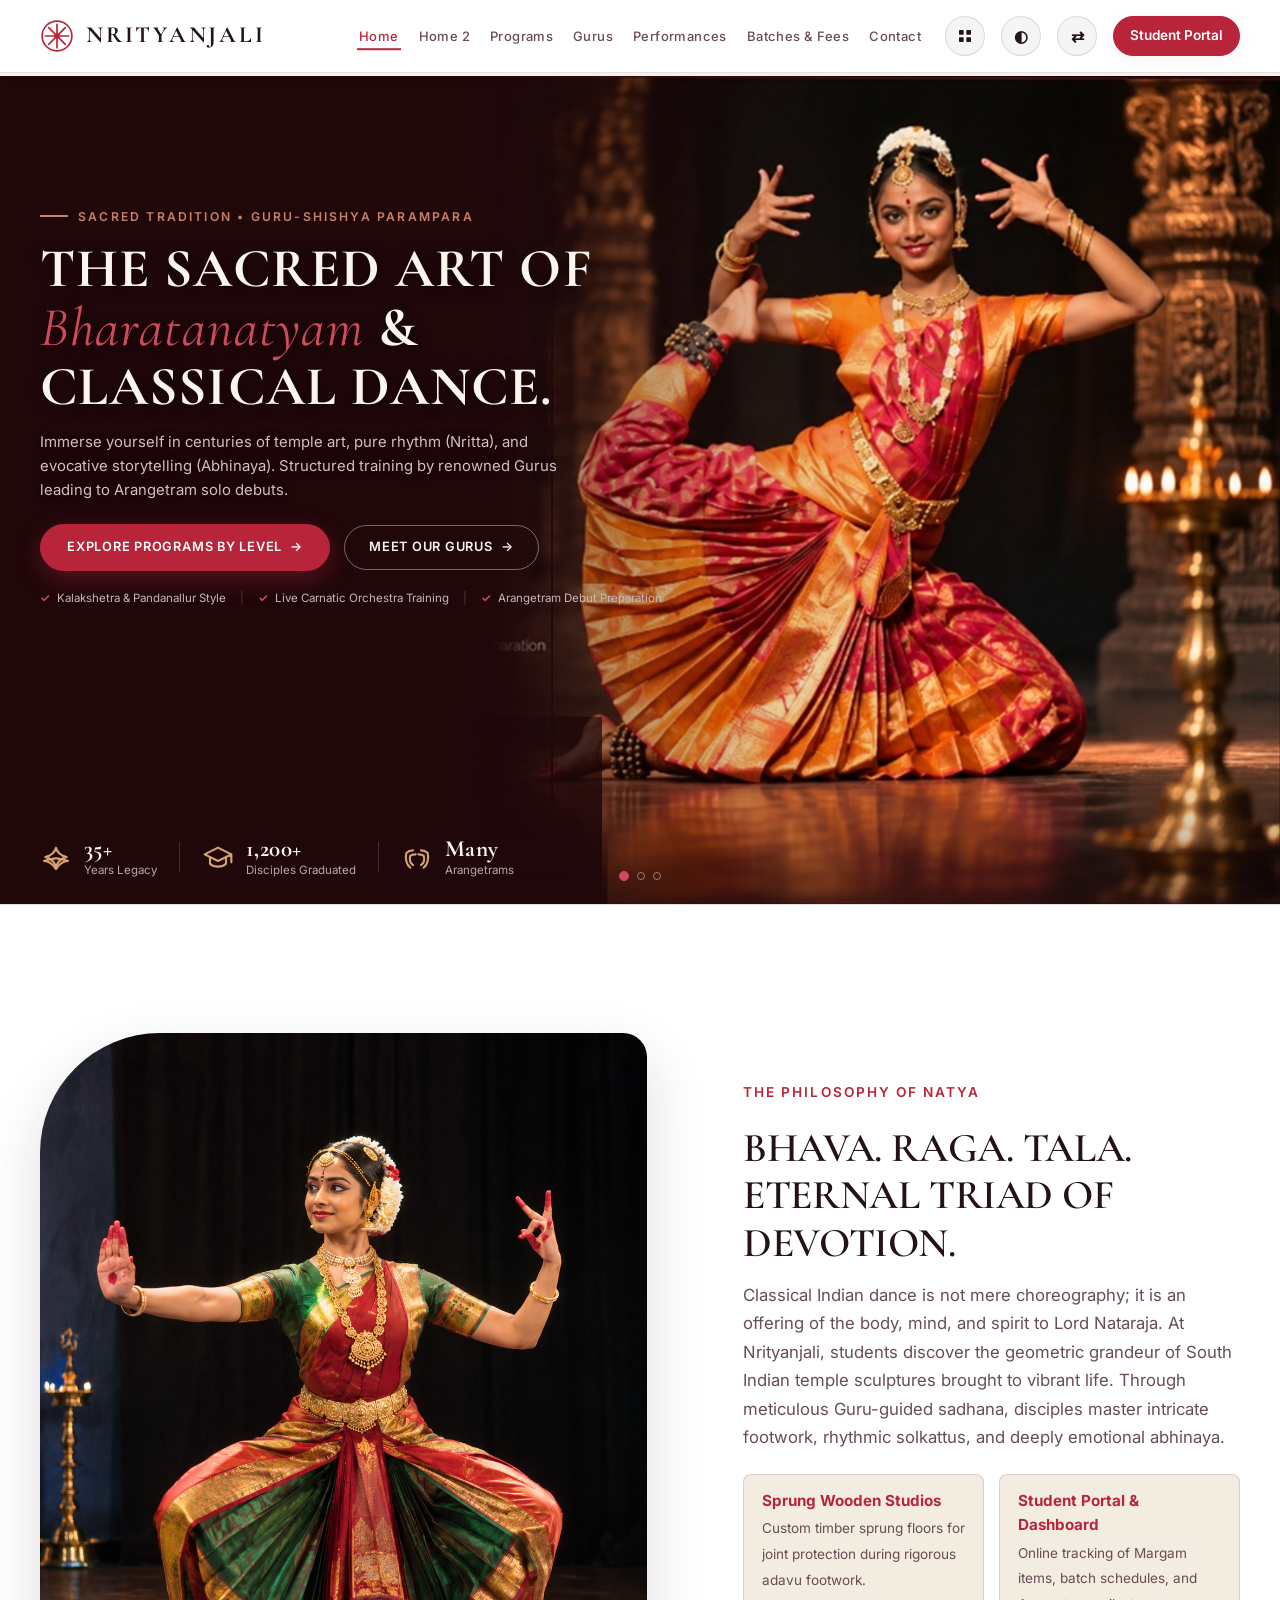
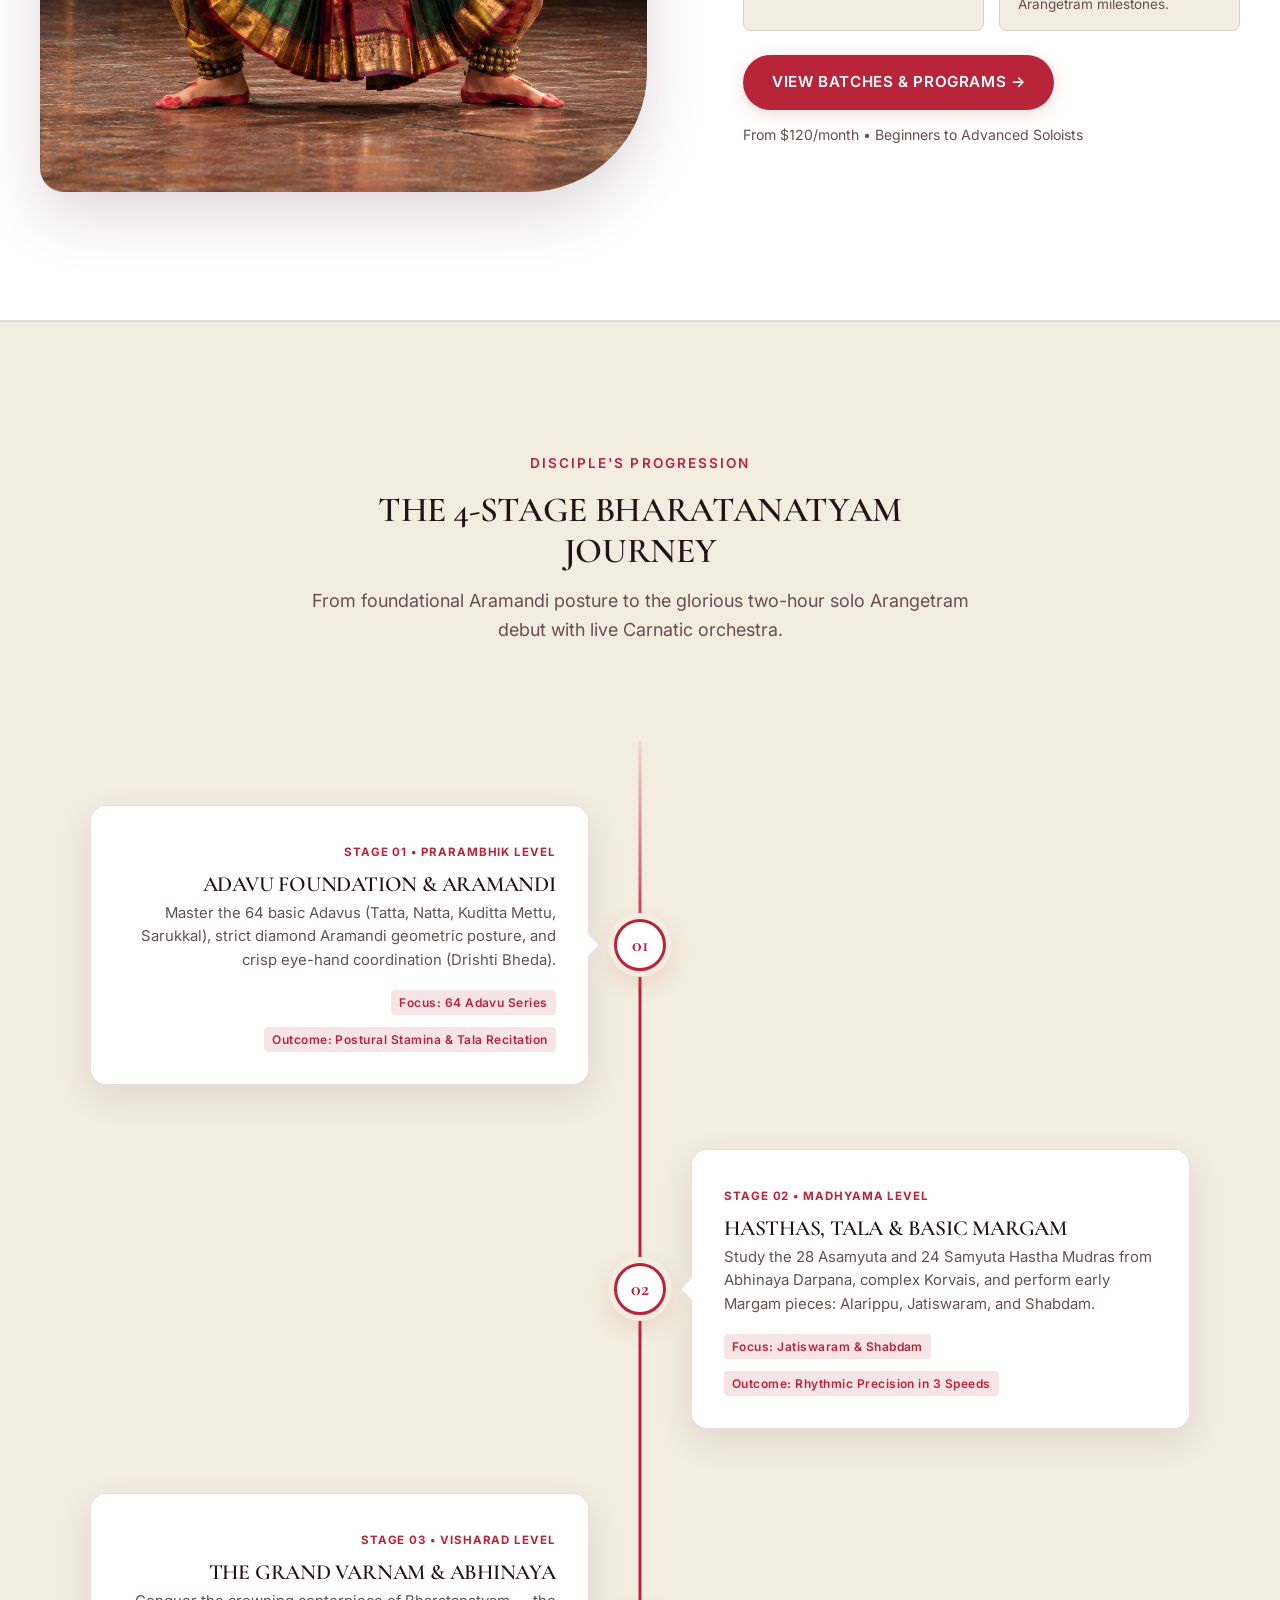
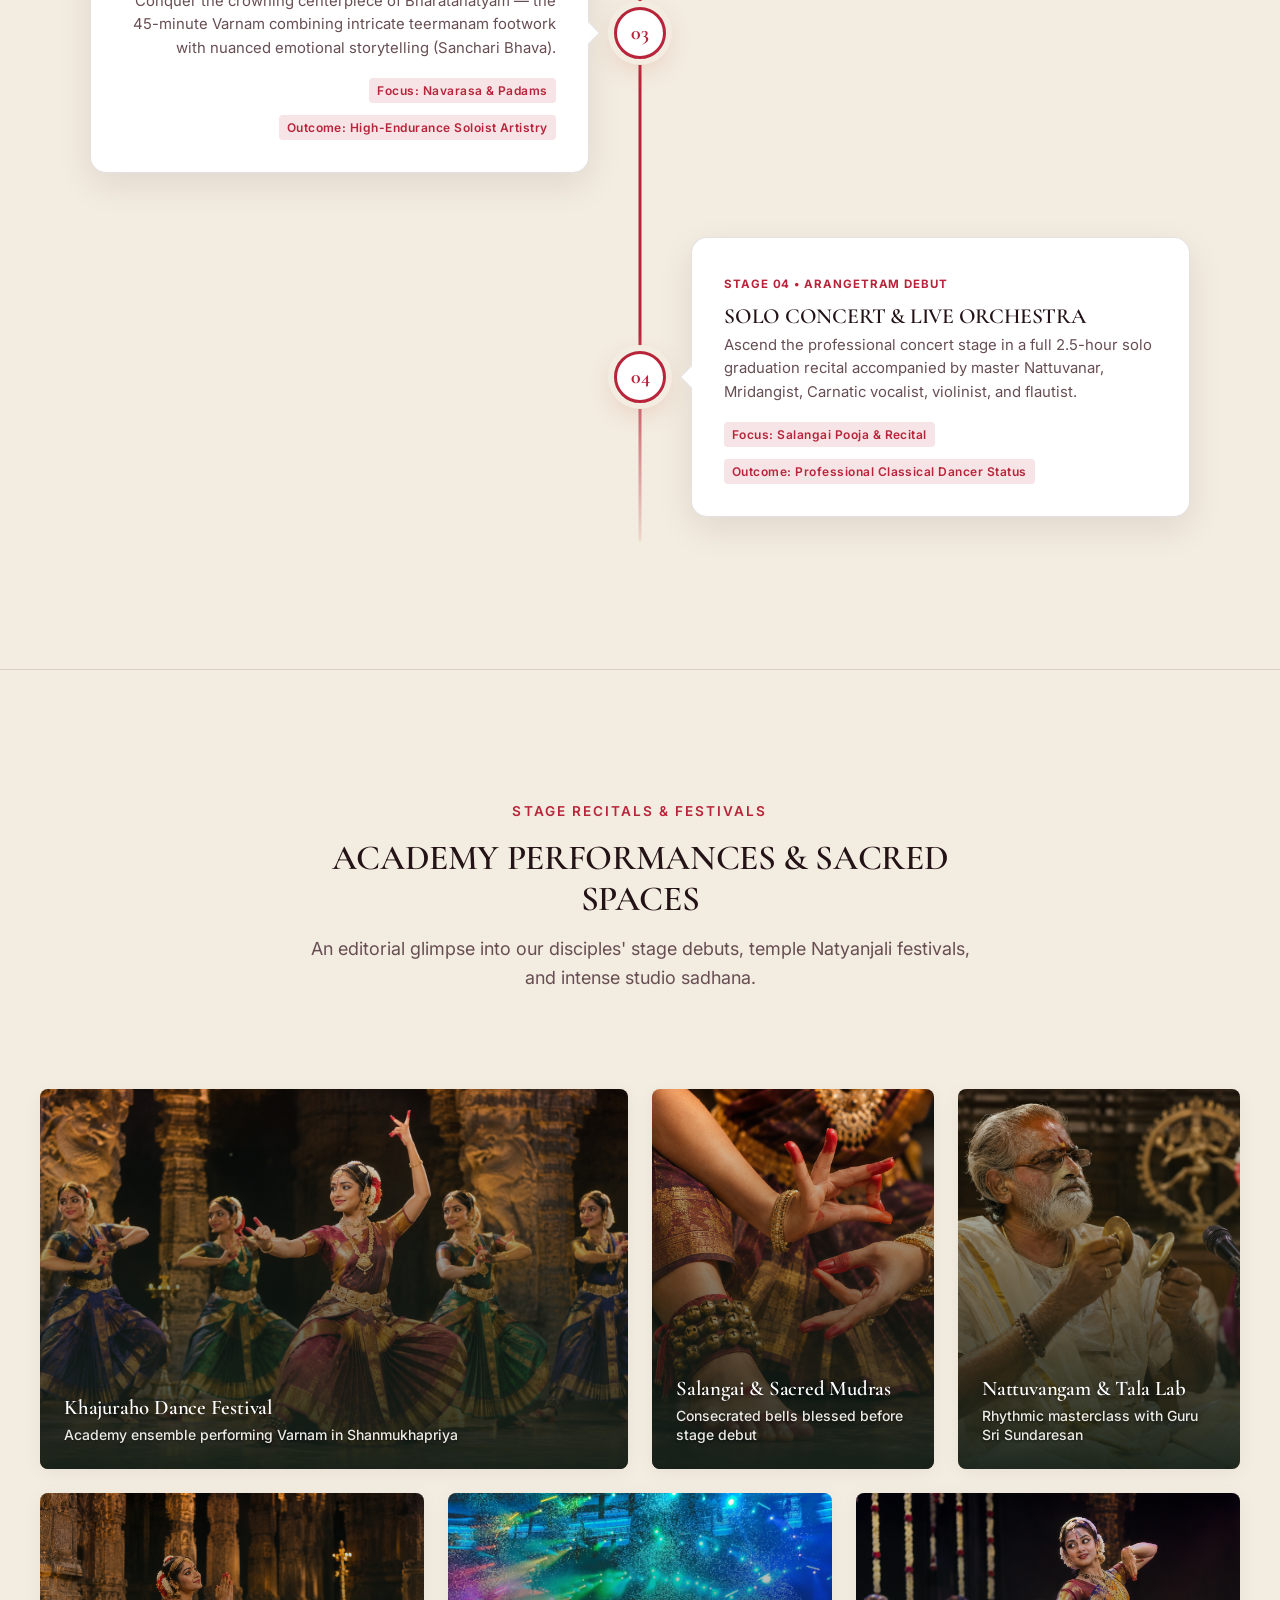
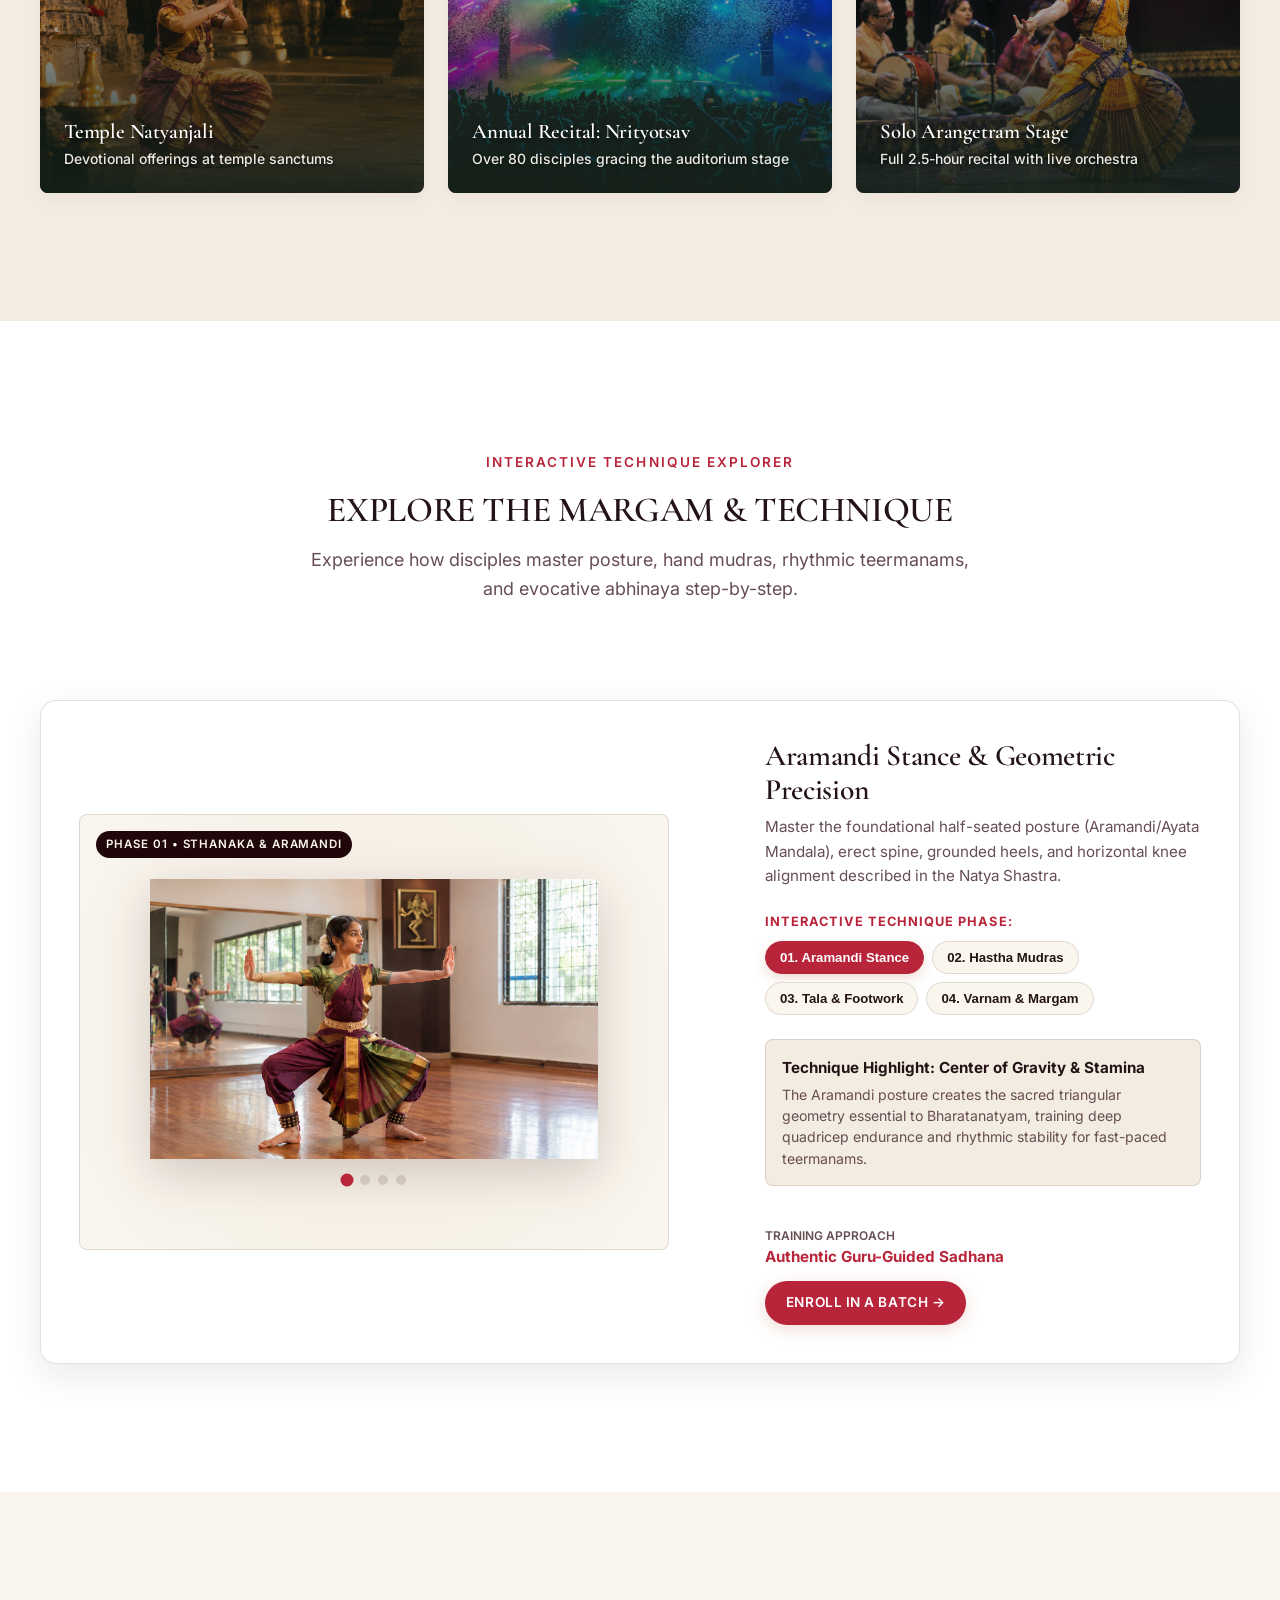
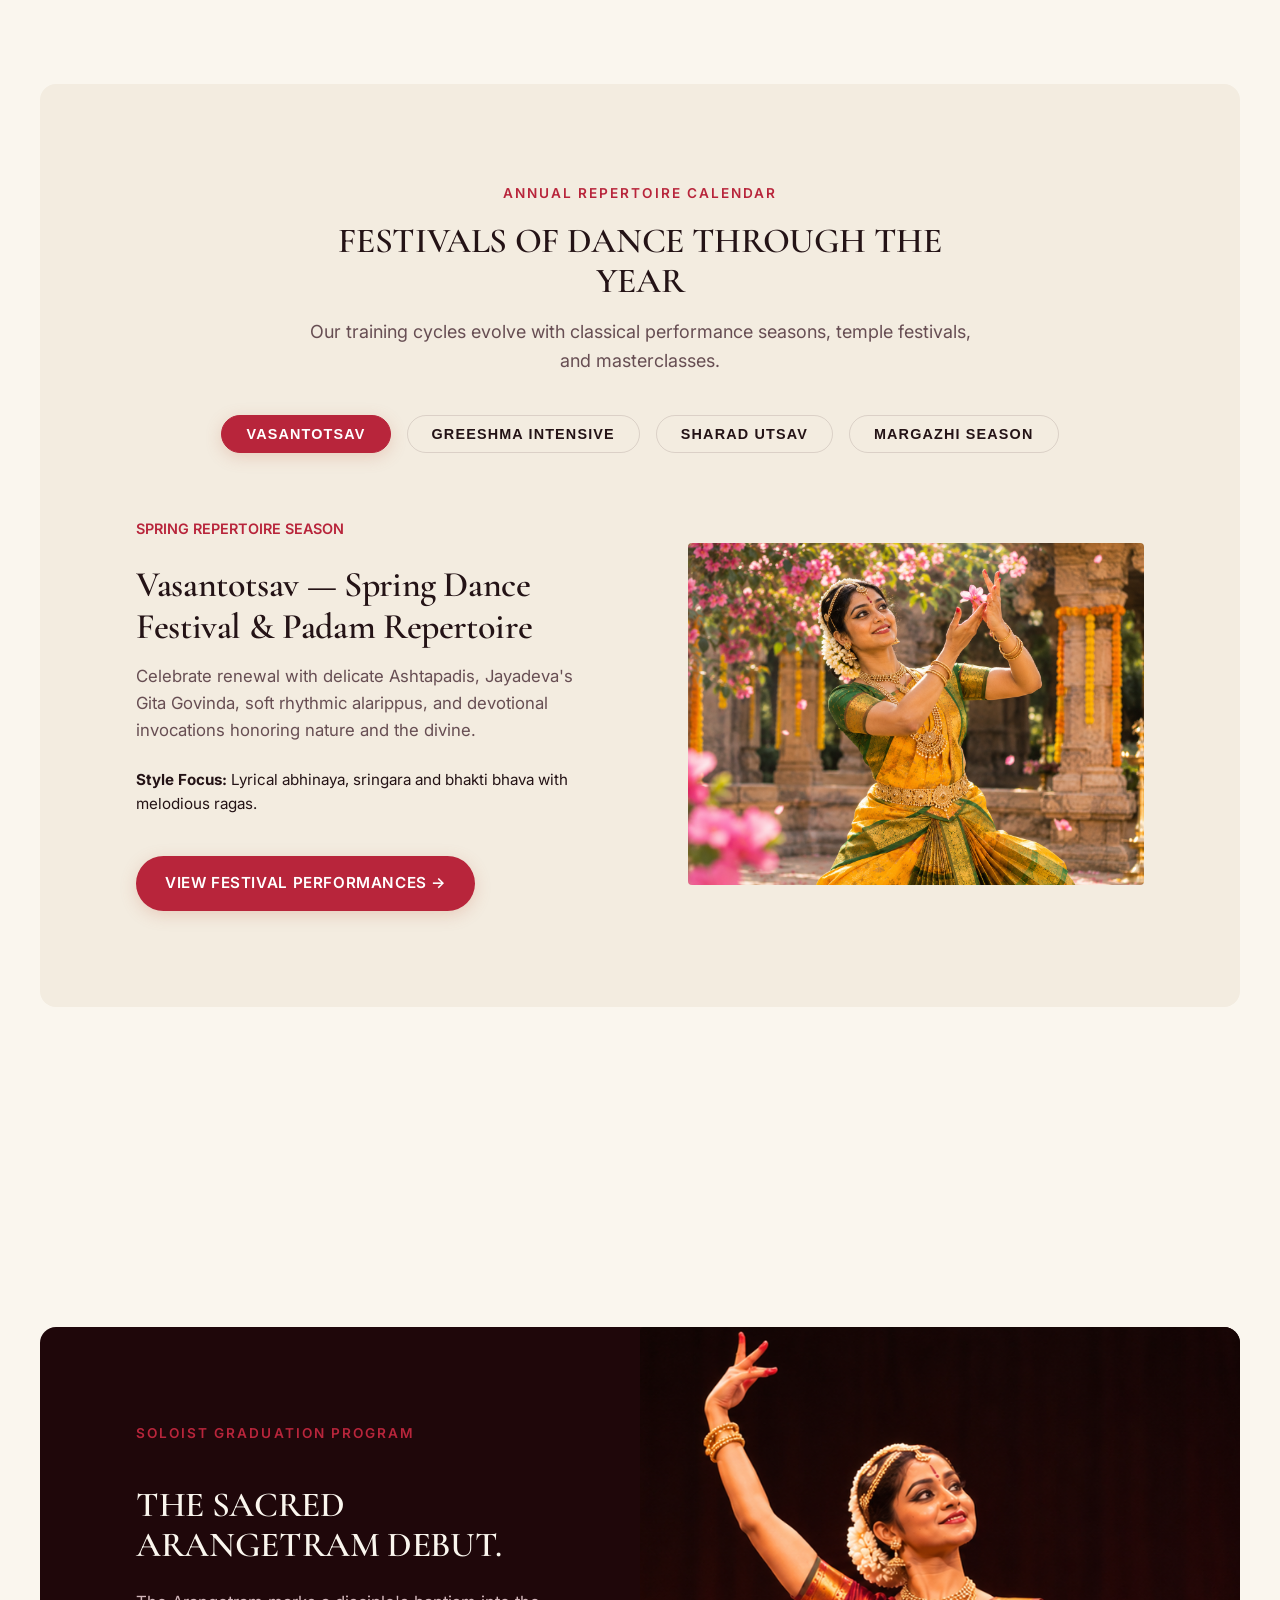
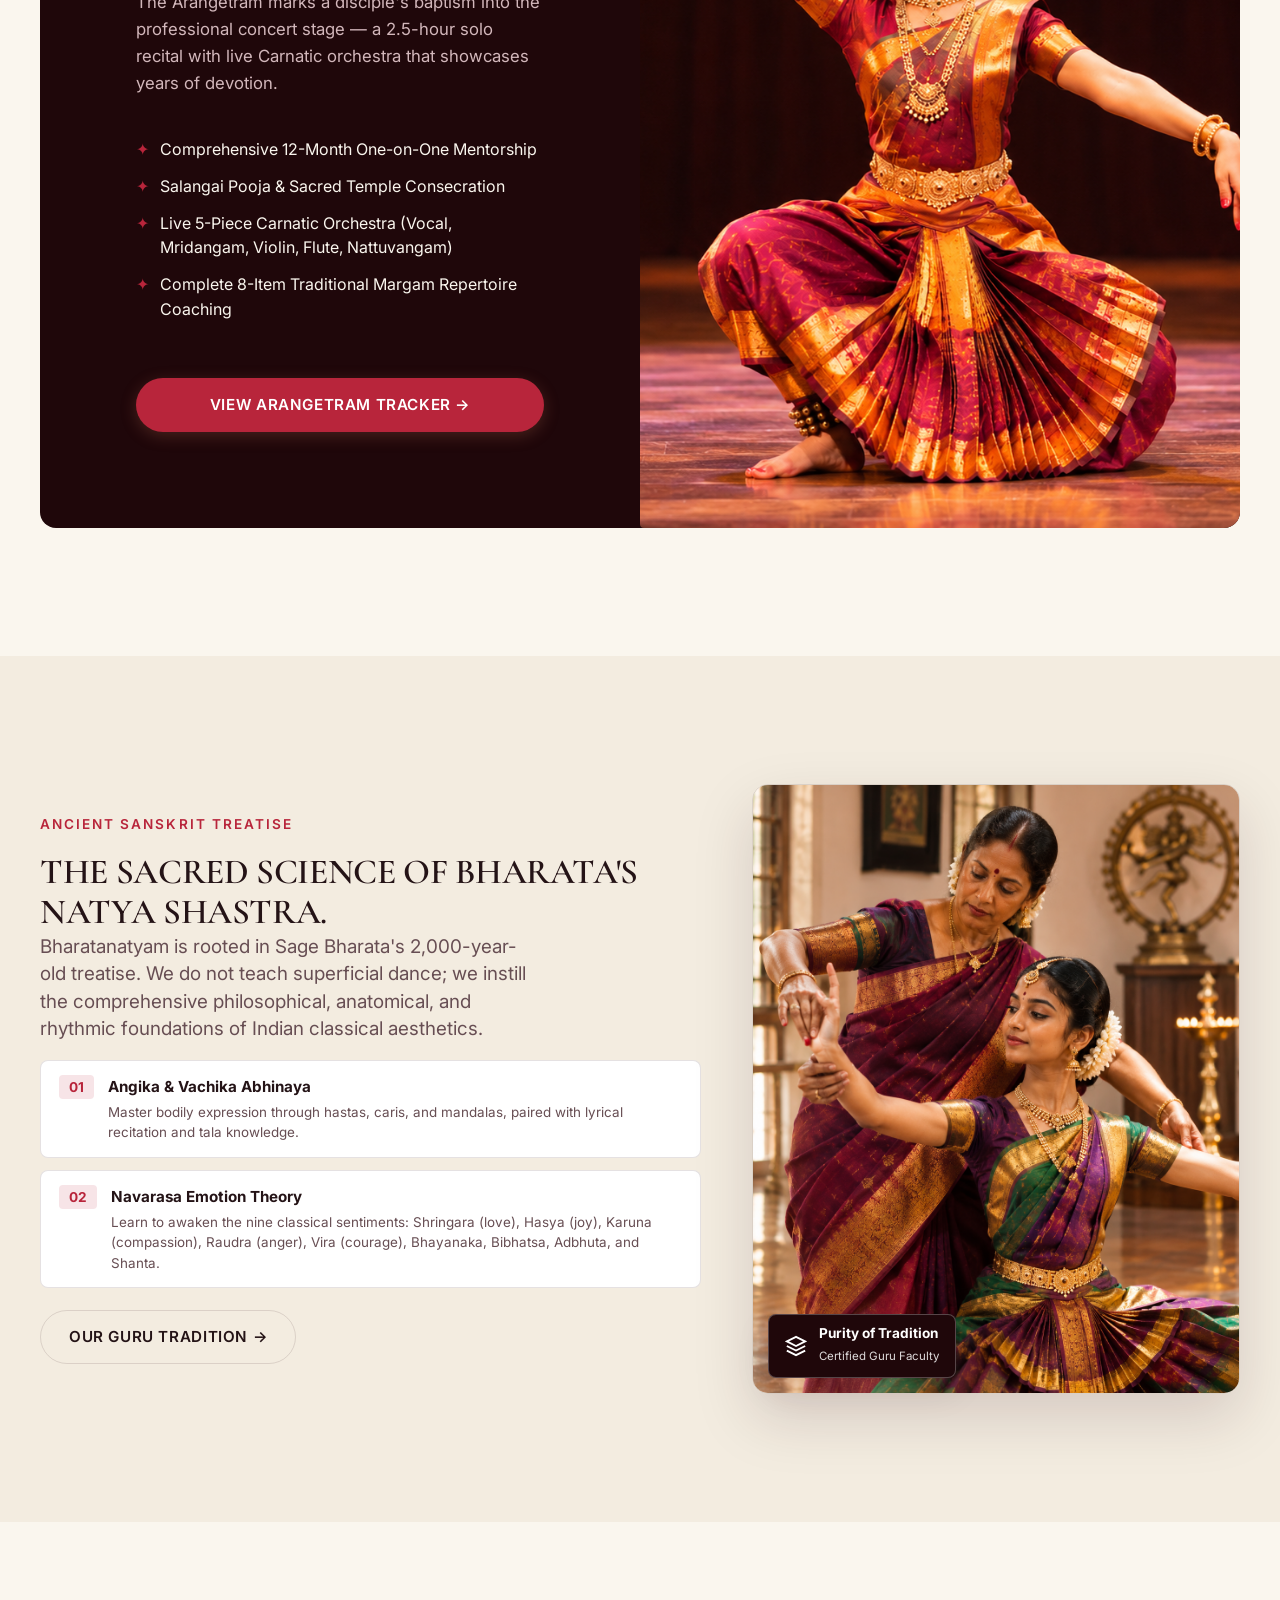
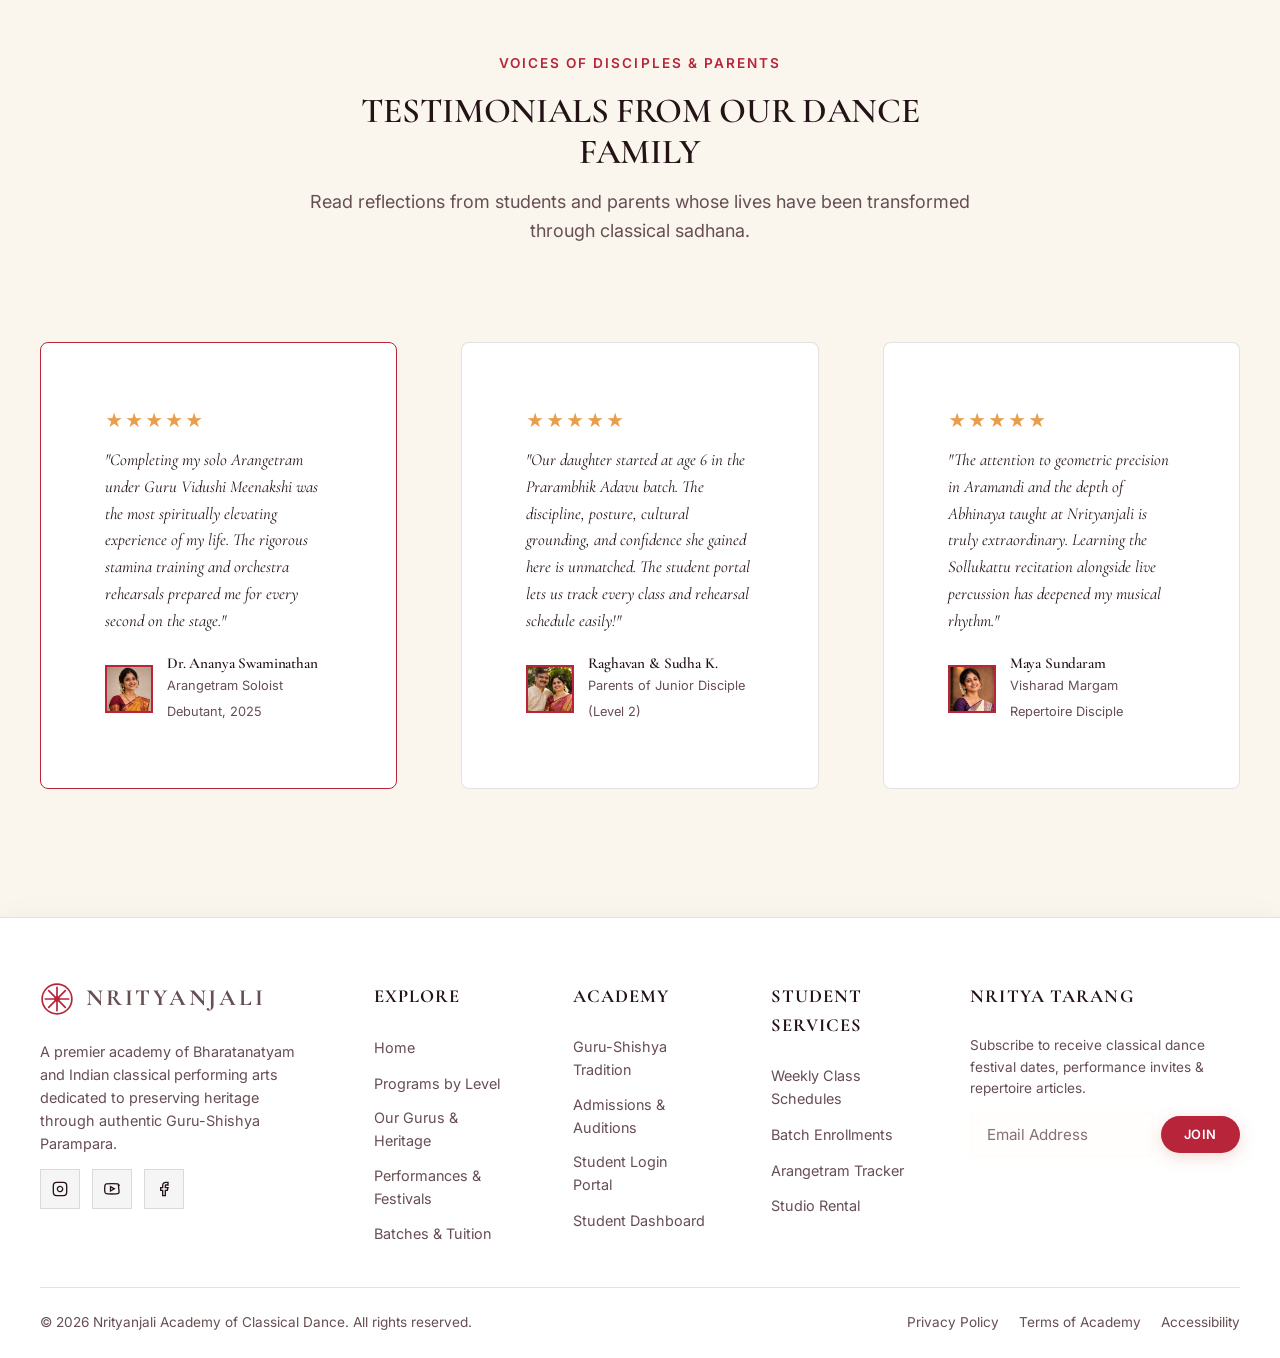
<file: index.html>
<!DOCTYPE html>
<html lang="en" data-theme="light" dir="ltr">
<head>
  <meta charset="UTF-8">
  <meta name="viewport" content="width=device-width, initial-scale=1.0">
  <title>Nrityanjali Academy | Bharatanatyam & Classical Dance School</title>
  <meta name="description" content="A prestigious Bharatanatyam and Indian classical dance academy offering structured programs by level, legendary gurus, stage performances, and student dashboard for arangetram debut preparation.">
  <meta property="og:title" content="Nrityanjali Academy | Bharatanatyam & Classical Dance School">
  <meta property="og:description" content="Preserving the sacred art of Bharatanatyam through authentic Guru-Shishya Parampara.">
  <link rel="icon" type="image/svg+xml" href="assets/images/favicon.svg">
  <link rel="stylesheet" href="assets/css/style.css">
</head>
<body>

  <!-- STICKY NAVBAR -->
  <header class="navbar">
    <div class="container nav-container">
      <a href="index.html" class="brand-logo">
        <svg class="logo-icon" viewBox="0 0 32 32" fill="none" xmlns="http://www.w3.org/2000/svg">
          <circle cx="16" cy="16" r="14" stroke="currentColor" stroke-width="1.6"/>
          <path d="M16 5V27M5 16H27M8.2 8.2L23.8 23.8M23.8 8.2L8.2 23.8" stroke="currentColor" stroke-width="1.6" stroke-linecap="round"/>
          <circle cx="16" cy="16" r="2.6" fill="currentColor"/>
        </svg>
        <div class="brand-text">
          <span class="brand-name">NRITYANJALI</span>
        </div>
      </a>

      <nav>
        <ul class="nav-links">
          <li><a href="index.html" class="nav-link active">Home</a></li>
          <li><a href="index2.html" class="nav-link">Home 2</a></li>
          <li><a href="upcoming-workshops.html" class="nav-link">Programs</a></li>
          <li><a href="about.html" class="nav-link">Gurus</a></li>
          <li><a href="events.html" class="nav-link">Performances</a></li>
          <li><a href="pricing.html" class="nav-link">Batches & Fees</a></li>
          <li><a href="contact.html" class="nav-link">Contact</a></li>
        </ul>
      </nav>

      <div class="nav-actions">
        <a href="dashboard.html" class="ctrl-btn" aria-label="Student Dashboard" title="Student Dashboard">
          <svg width="16" height="16" viewBox="0 0 24 24" fill="currentColor"><rect x="3" y="3" width="7" height="7" rx="1"/><rect x="14" y="3" width="7" height="7" rx="1"/><rect x="3" y="14" width="7" height="7" rx="1"/><rect x="14" y="14" width="7" height="7" rx="1"/></svg>
        </a>
        <button class="ctrl-btn js-theme-toggle" aria-label="Toggle Theme" title="Toggle Theme">
          <span>◐</span>
        </button>
        <button class="ctrl-btn js-rtl-toggle" aria-label="Toggle Direction" title="Toggle Direction">
          <span>⇄</span>
        </button>
        <a href="login.html" class="nav-primary-cta" title="Student Login Portal">
          <span>Student Portal</span>
        </a>
      </div>

      <button class="mobile-hamburger" aria-label="Open Mobile Menu">
        <svg viewBox="0 0 24 24" fill="none" stroke="currentColor" stroke-width="2"><path d="M4 6h16M4 12h16M4 18h16"/></svg>
      </button>
    </div>
  </header>

  <!-- MOBILE DRAWER -->
  <div class="mobile-drawer">
    <div class="drawer-header">
      <div class="brand-text">
        <span class="brand-name">NRITYANJALI</span>
      </div>
      <button class="drawer-close-btn" aria-label="Close Menu">✕</button>
    </div>
    <ul class="mobile-drawer-links">
      <li><a href="index.html" class="mobile-drawer-link active">Home</a></li>
      <li><a href="index2.html" class="mobile-drawer-link">Home 2</a></li>
      <li><a href="upcoming-workshops.html" class="mobile-drawer-link">Programs</a></li>
      <li><a href="about.html" class="mobile-drawer-link">Gurus</a></li>
      <li><a href="events.html" class="mobile-drawer-link">Performances</a></li>
      <li><a href="pricing.html" class="mobile-drawer-link">Batches & Fees</a></li>
      <li><a href="contact.html" class="mobile-drawer-link">Contact</a></li>
    </ul>
    <div class="drawer-controls">
      <div class="ctrl-group">
        <a href="dashboard.html" class="ctrl-btn" aria-label="Student Dashboard" title="Student Dashboard">
          <svg width="16" height="16" viewBox="0 0 24 24" fill="currentColor"><rect x="3" y="3" width="7" height="7" rx="1"/><rect x="14" y="3" width="7" height="7" rx="1"/><rect x="3" y="14" width="7" height="7" rx="1"/><rect x="14" y="14" width="7" height="7" rx="1"/></svg>
        </a>
        <button class="ctrl-btn js-theme-toggle" aria-label="Toggle Theme" title="Toggle Theme"><span>◐</span></button>
        <button class="ctrl-btn js-rtl-toggle" aria-label="Toggle Direction" title="Toggle Direction"><span>⇄</span></button>
      </div>
      <a href="login.html" class="nav-primary-cta" style="width: 100%; text-align: center;">
        <span>Student Portal</span>
      </a>
    </div>
  </div>

  <main>
    <!-- HOME SECTION 01 — CINEMATIC CLASSICAL DANCE HERO (100% VIEWPORT) -->
    <section class="hero-cinematic-section">
      <div class="hero-cinematic-bg-overlay"></div>
      <div class="container hero-cinematic-container">
        
        <!-- Main Top Content -->
        <div class="hero-cinematic-content">
          <div class="hero-kicker-tag">
            <span class="kicker-line"></span>
            <span class="kicker-text">SACRED TRADITION &bull; GURU-SHISHYA PARAMPARA</span>
          </div>

          <h1 class="hero-cinematic-headline">
            THE SACRED ART OF<br>
            <span class="hero-highlight-italic">Bharatanatyam</span> &amp;<br>
            CLASSICAL DANCE.
          </h1>

          <p class="hero-cinematic-description">
            Immerse yourself in centuries of temple art, pure rhythm (Nritta), and evocative storytelling (Abhinaya). Structured training by renowned Gurus leading to Arangetram solo debuts.
          </p>

          <div class="hero-cinematic-ctas">
            <a href="upcoming-workshops.html" class="btn-cinematic-primary">
              EXPLORE PROGRAMS BY LEVEL <span class="btn-arrow">&rarr;</span>
            </a>
            <a href="about.html" class="btn-cinematic-secondary">
              MEET OUR GURUS <span class="btn-arrow">&rarr;</span>
            </a>
          </div>

          <div class="hero-cinematic-trust-bar">
            <span class="trust-item"><span class="check-mark">&#10003;</span> Kalakshetra &amp; Pandanallur Style</span>
            <span class="trust-divider">|</span>
            <span class="trust-item"><span class="check-mark">&#10003;</span> Live Carnatic Orchestra Training</span>
            <span class="trust-divider">|</span>
            <span class="trust-item"><span class="check-mark">&#10003;</span> Arangetram Debut Preparation</span>
          </div>
        </div>

        <!-- Bottom Bar: 3 Stats on Left, 3 Dots in Center -->
        <div class="hero-cinematic-bottom-bar">
          <div class="hero-stats-group">
            <!-- Stat 1: Lotus -->
            <div class="hero-stat-item">
              <svg class="stat-icon-gold" viewBox="0 0 24 24" fill="none" stroke="currentColor" stroke-width="1.6" stroke-linecap="round" stroke-linejoin="round">
                <path d="M12 21c0-4-3-8-8-9 4-1 7-3 8-7 1 4 4 6 8 7-5 1-8 5-8 9z"/>
                <path d="M12 21c-2-3-5-6-9-6 3-1 6-2 9-2 3 0 6 1 9 2-4 0-7 3-9 6z"/>
              </svg>
              <div class="stat-text-box">
                <span class="stat-number">35+</span>
                <span class="stat-label">Years Legacy</span>
              </div>
            </div>

            <div class="stat-divider-line"></div>

            <!-- Stat 2: Cap -->
            <div class="hero-stat-item">
              <svg class="stat-icon-gold" viewBox="0 0 24 24" fill="none" stroke="currentColor" stroke-width="1.6" stroke-linecap="round" stroke-linejoin="round">
                <path d="M22 10v6M2 10l10-5 10 5-10 5z"/>
                <path d="M6 12v5c3 3 9 3 12 0v-5"/>
              </svg>
              <div class="stat-text-box">
                <span class="stat-number">1,200+</span>
                <span class="stat-label">Disciples Graduated</span>
              </div>
            </div>

            <div class="stat-divider-line"></div>

            <!-- Stat 3: Laurel wreath -->
            <div class="hero-stat-item">
              <svg class="stat-icon-gold" viewBox="0 0 24 24" fill="none" stroke="currentColor" stroke-width="1.6" stroke-linecap="round" stroke-linejoin="round">
                <path d="M7 20c-3-2-4-7-3-11 1-1 3-2 5-2"/>
                <path d="M17 20c3-2 4-7 3-11-1-1-3-2-5-2"/>
                <path d="M9 18c-2-1-3-4-2-7 1-1 2-1 4-1"/>
                <path d="M15 18c2-1 3-4 2-7-1-1-2-1-4-1"/>
              </svg>
              <div class="stat-text-box">
                <span class="stat-number">Many</span>
                <span class="stat-label">Arangetrams</span>
              </div>
            </div>
          </div>

          <!-- Centered Carousel Dots -->
          <div class="hero-carousel-pagination" aria-label="Slide Indicators">
            <span class="carousel-dot active"></span>
            <span class="carousel-dot"></span>
            <span class="carousel-dot"></span>
          </div>
        </div>

      </div>
    </section>

    <!-- HOME SECTION 02 — EXPERIENCE OVERVIEW -->
    <section class="section-padding" style="background-color: var(--bg-surface); border-block: 1px solid var(--border-color);">
      <div class="container experience-grid" style="align-items: center;">
        <div style="position: relative; display: flex; align-items: center; justify-content: center;">
          <div class="image-leaf-container hover-petal-card" style="width: 100%; border-radius: 120px 24px 120px 24px; overflow: hidden; box-shadow: var(--shadow-lg);">
            <img src="assets/images/hero-dance-2.jpg" alt="Bharatanatyam classical dancer in Aramandi posture holding Pataka and Tripataka hastha mudras">
          </div>
        </div>
        <div>
          <span class="section-tag" style="color: var(--terracotta-bloom);">THE PHILOSOPHY OF NATYA</span>
          <h2 style="font-size: clamp(1.85rem, 3.2vw, 2.75rem); margin-block: 6px 14px;">BHAVA. RAGA. TALA. ETERNAL TRIAD OF DEVOTION.</h2>
          <p style="font-size: 1.05rem; line-height: 1.7; margin-bottom: 20px; color: var(--text-muted);">
            Classical Indian dance is not mere choreography; it is an offering of the body, mind, and spirit to Lord Nataraja. At Nrityanjali, students discover the geometric grandeur of South Indian temple sculptures brought to vibrant life. Through meticulous Guru-guided sadhana, disciples master intricate footwork, rhythmic solkattus, and deeply emotional abhinaya.
          </p>

          <div style="display: grid; grid-template-columns: repeat(auto-fit, minmax(200px, 1fr)); gap: 14px; margin-block: 22px;">
            <div style="background: var(--bg-surface-elevated); padding: 14px 18px; border-radius: var(--radius-md); border: 1px solid var(--border-color);" class="hover-petal-card">
              <strong style="color: var(--terracotta-bloom); display: block; font-size: 0.95rem; margin-bottom: 2px;">Sprung Wooden Studios</strong>
              <span style="font-size: 0.85rem; color: var(--text-muted);">Custom timber sprung floors for joint protection during rigorous adavu footwork.</span>
            </div>
            <div style="background: var(--bg-surface-elevated); padding: 14px 18px; border-radius: var(--radius-md); border: 1px solid var(--border-color);" class="hover-petal-card">
              <strong style="color: var(--terracotta-bloom); display: block; font-size: 0.95rem; margin-bottom: 2px;">Student Portal & Dashboard</strong>
              <span style="font-size: 0.85rem; color: var(--text-muted);">Online tracking of Margam items, batch schedules, and Arangetram milestones.</span>
            </div>
          </div>

          <div style="margin-top: var(--space-md); display: flex; flex-wrap: wrap; gap: 14px; align-items: center;">
            <a href="upcoming-workshops.html" class="btn btn-primary">VIEW BATCHES & PROGRAMS →</a>
            <span style="font-size: 0.88rem; color: var(--text-muted);">From $120/month • Beginners to Advanced Soloists</span>
          </div>
        </div>
      </div>
    </section>

    <!-- HOME SECTION 02B — THE 4-STEP TRAINING PROGRESSION (CENTER LINE TIMELINE) -->
    <section class="section-padding steps-timeline-section">
      <div class="container">
        <div class="section-header center-align">
          <span class="section-tag" style="color: var(--terracotta-bloom);">DISCIPLE'S PROGRESSION</span>
          <h2>THE 4-STAGE BHARATANATYAM JOURNEY</h2>
          <p>From foundational Aramandi posture to the glorious two-hour solo Arangetram debut with live Carnatic orchestra.</p>
        </div>

        <div class="steps-timeline-container">
          
          <!-- Step 01: Left -->
          <div class="timeline-step-row timeline-step-left">
            <div class="timeline-card-col">
              <div class="timeline-step-card hover-petal-card">
                <span class="journey-step-badge">Stage 01 • Prarambhik Level</span>
                <h3 style="font-family: var(--font-serif); font-size: 1.35rem; margin-block: 8px 6px; color: var(--text-main);">ADAVU FOUNDATION & ARAMANDI</h3>
                <p style="font-size: 0.93rem; color: var(--text-muted); line-height: 1.55; margin: 0;">
                  Master the 64 basic Adavus (Tatta, Natta, Kuditta Mettu, Sarukkal), strict diamond Aramandi geometric posture, and crisp eye-hand coordination (Drishti Bheda).
                </p>
                <div class="timeline-step-badges">
                  <span class="workshop-outcomes-pill">Focus: 64 Adavu Series</span>
                  <span class="workshop-outcomes-pill">Outcome: Postural Stamina & Tala Recitation</span>
                </div>
              </div>
            </div>
            <div class="timeline-center-node" aria-label="Step 1">
              <span class="timeline-node-num">01</span>
            </div>
            <div class="timeline-empty-col"></div>
          </div>

          <!-- Step 02: Right -->
          <div class="timeline-step-row timeline-step-right">
            <div class="timeline-card-col">
              <div class="timeline-step-card hover-petal-card">
                <span class="journey-step-badge">Stage 02 • Madhyama Level</span>
                <h3 style="font-family: var(--font-serif); font-size: 1.35rem; margin-block: 8px 6px; color: var(--text-main);">HASTHAS, TALA & BASIC MARGAM</h3>
                <p style="font-size: 0.93rem; color: var(--text-muted); line-height: 1.55; margin: 0;">
                  Study the 28 Asamyuta and 24 Samyuta Hastha Mudras from Abhinaya Darpana, complex Korvais, and perform early Margam pieces: Alarippu, Jatiswaram, and Shabdam.
                </p>
                <div class="timeline-step-badges">
                  <span class="workshop-outcomes-pill">Focus: Jatiswaram & Shabdam</span>
                  <span class="workshop-outcomes-pill">Outcome: Rhythmic Precision in 3 Speeds</span>
                </div>
              </div>
            </div>
            <div class="timeline-center-node" aria-label="Step 2">
              <span class="timeline-node-num">02</span>
            </div>
            <div class="timeline-empty-col"></div>
          </div>

          <!-- Step 03: Left -->
          <div class="timeline-step-row timeline-step-left">
            <div class="timeline-card-col">
              <div class="timeline-step-card hover-petal-card">
                <span class="journey-step-badge">Stage 03 • Visharad Level</span>
                <h3 style="font-family: var(--font-serif); font-size: 1.35rem; margin-block: 8px 6px; color: var(--text-main);">THE GRAND VARNAM & ABHINAYA</h3>
                <p style="font-size: 0.93rem; color: var(--text-muted); line-height: 1.55; margin: 0;">
                  Conquer the crowning centerpiece of Bharatanatyam — the 45-minute Varnam combining intricate teermanam footwork with nuanced emotional storytelling (Sanchari Bhava).
                </p>
                <div class="timeline-step-badges">
                  <span class="workshop-outcomes-pill">Focus: Navarasa & Padams</span>
                  <span class="workshop-outcomes-pill">Outcome: High-Endurance Soloist Artistry</span>
                </div>
              </div>
            </div>
            <div class="timeline-center-node" aria-label="Step 3">
              <span class="timeline-node-num">03</span>
            </div>
            <div class="timeline-empty-col"></div>
          </div>

          <!-- Step 04: Right -->
          <div class="timeline-step-row timeline-step-right">
            <div class="timeline-card-col">
              <div class="timeline-step-card hover-petal-card">
                <span class="journey-step-badge">Stage 04 • Arangetram Debut</span>
                <h3 style="font-family: var(--font-serif); font-size: 1.35rem; margin-block: 8px 6px; color: var(--text-main);">SOLO CONCERT & LIVE ORCHESTRA</h3>
                <p style="font-size: 0.93rem; color: var(--text-muted); line-height: 1.55; margin: 0;">
                  Ascend the professional concert stage in a full 2.5-hour solo graduation recital accompanied by master Nattuvanar, Mridangist, Carnatic vocalist, violinist, and flautist.
                </p>
                <div class="timeline-step-badges">
                  <span class="workshop-outcomes-pill">Focus: Salangai Pooja & Recital</span>
                  <span class="workshop-outcomes-pill">Outcome: Professional Classical Dancer Status</span>
                </div>
              </div>
            </div>
            <div class="timeline-center-node" aria-label="Step 4">
              <span class="timeline-node-num">04</span>
            </div>
            <div class="timeline-empty-col"></div>
          </div>

        </div>
      </div>
    </section>

    <!-- HOME SECTION 03 — PERFORMANCES & STAGE GALLERY -->
    <section class="section-padding" style="background-color: var(--bg-surface-elevated);">
      <div class="container">
        <div class="section-header center-align">
          <span class="section-tag">STAGE RECITALS & FESTIVALS</span>
          <h2>ACADEMY PERFORMANCES & SACRED SPACES</h2>
          <p>An editorial glimpse into our disciples' stage debuts, temple Natyanjali festivals, and intense studio sadhana.</p>
        </div>

        <div class="gallery-grid">
          <div class="gallery-item col-6 image-leaf-container">
            <img src="assets/images/performance-1.jpg" alt="Bharatanatyam disciples performing ensemble recital at Khajuraho Dance Festival">
            <div class="gallery-overlay">
              <h4>Khajuraho Dance Festival</h4>
              <p>Academy ensemble performing Varnam in Shanmukhapriya</p>
            </div>
          </div>

          <div class="gallery-item col-3 image-leaf-container">
            <img src="assets/images/mudra-detail.jpg" alt="Artisan salangai ghungroo ankle bells and traditional temple jewelry">
            <div class="gallery-overlay">
              <h4>Salangai & Sacred Mudras</h4>
              <p>Consecrated bells blessed before stage debut</p>
            </div>
          </div>

          <div class="gallery-item col-3 image-leaf-container">
            <img src="assets/images/guru-maestro.jpg" alt="Senior Nattuvangam Guru reciting rhythmic solkattus with bronze cymbals">
            <div class="gallery-overlay">
              <h4>Nattuvangam & Tala Lab</h4>
              <p>Rhythmic masterclass with Guru Sri Sundaresan</p>
            </div>
          </div>

          <div class="gallery-item col-4 image-leaf-container">
            <img src="assets/images/performance-2.jpg" alt="Bharatanatyam dancers performing at historic Chidambaram Natyanjali temple">
            <div class="gallery-overlay">
              <h4>Temple Natyanjali</h4>
              <p>Devotional offerings at temple sanctums</p>
            </div>
          </div>

          <div class="gallery-item col-4 image-leaf-container">
            <img src="assets/images/performance-3.jpg" alt="Disciples dancing in synchronization during annual academy festival">
            <div class="gallery-overlay">
              <h4>Annual Recital: Nrityotsav</h4>
              <p>Over 80 disciples gracing the auditorium stage</p>
            </div>
          </div>

          <div class="gallery-item col-4 image-leaf-container">
            <img src="assets/images/hero-performance.jpg" alt="Full solo Arangetram graduation performance in Chennai auditorium">
            <div class="gallery-overlay">
              <h4>Solo Arangetram Stage</h4>
              <p>Full 2.5-hour recital with live orchestra</p>
            </div>
          </div>
        </div>
      </div>
    </section>

    <!-- HOME INTERACTIVE SECTION — MARGAM REPERTOIRE EXPLORER -->
    <section class="section-padding" style="background-color: var(--bg-surface);">
      <div class="container">
        <div class="section-header center-align">
          <span class="section-tag">INTERACTIVE TECHNIQUE EXPLORER</span>
          <h2>EXPLORE THE MARGAM & TECHNIQUE</h2>
          <p>Experience how disciples master posture, hand mudras, rhythmic teermanams, and evocative abhinaya step-by-step.</p>
        </div>

        <div class="workbench-container hover-petal-card">
          <div class="workbench-grid">
            <!-- Visual Stage -->
            <div class="workbench-stage">
              <span class="workbench-stage-badge" id="workbench-badge">Phase 01 • Sthanaka & Aramandi</span>
              <img id="workbench-img" src="assets/images/program-beginner.jpg" alt="Bharatanatyam training studio with wooden floor">
              
              <div class="workbench-step-indicators">
                <span class="workbench-dot active" data-step="0"></span>
                <span class="workbench-dot" data-step="1"></span>
                <span class="workbench-dot" data-step="2"></span>
                <span class="workbench-dot" data-step="3"></span>
              </div>
            </div>

            <!-- Controls & Live Information -->
            <div class="workbench-panel">
              <h3 class="workbench-panel-title" id="workbench-title">Aramandi Stance & Geometric Precision</h3>
              <p id="workbench-desc" style="font-size: 0.95rem; color: var(--text-muted); line-height: 1.6;">
                Master the foundational half-seated posture (Aramandi/Ayata Mandala), erect spine, grounded heels, and horizontal knee alignment described in the Natya Shastra.
              </p>

              <div class="workbench-controls-group">
                <span class="workbench-controls-label">Interactive Technique Phase:</span>
                <div class="workbench-btn-group">
                  <button class="workbench-selector-btn active" data-workbench="vessel">01. Aramandi Stance</button>
                  <button class="workbench-selector-btn" data-workbench="foliage">02. Hastha Mudras</button>
                  <button class="workbench-selector-btn" data-workbench="blooms">03. Tala & Footwork</button>
                  <button class="workbench-selector-btn" data-workbench="finishing">04. Varnam & Margam</button>
                </div>
              </div>

              <!-- Hotspot / Step Info Card -->
              <div class="workbench-live-card" id="workbench-card">
                <strong id="workbench-card-title">Technique Highlight: Center of Gravity & Stamina</strong>
                <p id="workbench-card-text">
                  The Aramandi posture creates the sacred triangular geometry essential to Bharatanatyam, training deep quadricep endurance and rhythmic stability for fast-paced teermanams.
                </p>
              </div>

              <div style="margin-top: var(--space-lg); display: flex; align-items: center; justify-content: space-between; flex-wrap: wrap; gap: 12px;">
                <div>
                  <div style="font-size: 0.75rem; color: var(--text-muted); text-transform: uppercase; font-weight: 600;">Training Approach</div>
                  <div style="font-size: 0.95rem; font-weight: 700; color: var(--terracotta-bloom);">Authentic Guru-Guided Sadhana</div>
                </div>
                <a href="upcoming-workshops.html" class="btn btn-primary" style="padding: 10px 20px; font-size: 0.85rem;">ENROLL IN A BATCH →</a>
              </div>
            </div>
          </div>
        </div>
      </div>
    </section>

    <!-- HOME SECTION 04 — REPERTOIRE SEASONS & FESTIVALS -->
    <section class="section-padding">
      <div class="container">
        <div class="seasonal-section">
          <div class="section-header center-align" style="margin-bottom: var(--space-lg);">
            <span class="section-tag">ANNUAL REPERTOIRE CALENDAR</span>
            <h2>FESTIVALS OF DANCE THROUGH THE YEAR</h2>
            <p>Our training cycles evolve with classical performance seasons, temple festivals, and masterclasses.</p>
          </div>

          <div class="seasonal-tabs">
            <button class="seasonal-tab-btn active" data-season="spring">VASANTOTSAV</button>
            <button class="seasonal-tab-btn" data-season="summer">GREESHMA INTENSIVE</button>
            <button class="seasonal-tab-btn" data-season="autumn">SHARAD UTSAV</button>
            <button class="seasonal-tab-btn" data-season="winter">MARGAZHI SEASON</button>
          </div>

          <div class="seasonal-card">
            <div class="seasonal-content">
              <span class="seasonal-meta-tag" id="seasonal-meta">SPRING REPERTOIRE SEASON</span>
              <h3 id="seasonal-title">Vasantotsav — Spring Dance Festival & Padam Repertoire</h3>
              <p id="seasonal-desc" style="margin-bottom: var(--space-md);">
                Celebrate renewal with delicate Ashtapadis, Jayadeva's Gita Govinda, soft rhythmic alarippus, and devotional invocations honoring nature and the divine.
              </p>
              <div style="margin-bottom: var(--space-lg); font-size: 0.95rem; color: var(--text-main);">
                <strong>Style Focus:</strong> <span id="seasonal-style">Lyrical abhinaya, sringara and bhakti bhava with melodious ragas.</span>
              </div>
              <a href="events.html" class="btn btn-primary">
                VIEW FESTIVAL PERFORMANCES →
              </a>
            </div>
            <div class="image-leaf-container hover-petal-card">
              <img id="seasonal-img" src="assets/images/season-spring.jpg" alt="Vasantotsav Bharatanatyam spring dance festival recital" style="aspect-ratio: 4/3;">
            </div>
          </div>
        </div>
      </div>
    </section>

    <!-- HOME SECTION 05 — SOLO ARANGETRAM MENTORSHIP -->
    <section class="section-padding">
      <div class="container">
        <div class="split-event-card">
          <div class="event-content">
            <span class="section-tag" style="color: var(--terracotta-bloom);">SOLOIST GRADUATION PROGRAM</span>
            <h2 style="color: var(--petal-cream);">THE SACRED ARANGETRAM DEBUT.</h2>
            <p>The Arangetram marks a disciple's baptism into the professional concert stage — a 2.5-hour solo recital with live Carnatic orchestra that showcases years of devotion.</p>
            <ul class="event-list">
              <li>Comprehensive 12-Month One-on-One Mentorship</li>
              <li>Salangai Pooja & Sacred Temple Consecration</li>
              <li>Live 5-Piece Carnatic Orchestra (Vocal, Mridangam, Violin, Flute, Nattuvangam)</li>
              <li>Complete 8-Item Traditional Margam Repertoire Coaching</li>
            </ul>
            <a href="dashboard.html" class="btn btn-primary" style="margin-top: var(--space-sm);">
              VIEW ARANGETRAM TRACKER →
            </a>
          </div>
          <div class="image-leaf-container">
            <img class="event-image" src="assets/images/performance-5.jpg" alt="Bharatanatyam dancer on grand concert stage with traditional lamps">
          </div>
        </div>
      </div>
    </section>

    <!-- HOME SECTION 06 — FEATURE SECTION: NATYA SHASTRA SCIENTIFIC FOUNDATION -->
    <section class="section-padding" style="background-color: var(--bg-surface-elevated);">
      <div class="container">
        <div class="natya-science-grid">
          <div class="natya-science-content">
            <span class="section-tag">ANCIENT SANSKRIT TREATISE</span>
            <h2>THE SACRED SCIENCE OF BHARATA'S NATYA SHASTRA.</h2>
            <p class="hero-supporting">
              Bharatanatyam is rooted in Sage Bharata's 2,000-year-old treatise. We do not teach superficial dance; we instill the comprehensive philosophical, anatomical, and rhythmic foundations of Indian classical aesthetics.
            </p>
            <div class="natya-science-cards">
              <div class="natya-science-card hover-petal-card">
                <span class="natya-card-badge">01</span>
                <div>
                  <strong class="natya-card-title">Angika &amp; Vachika Abhinaya</strong>
                  <p class="natya-card-desc">Master bodily expression through hastas, caris, and mandalas, paired with lyrical recitation and tala knowledge.</p>
                </div>
              </div>
              <div class="natya-science-card hover-petal-card">
                <span class="natya-card-badge">02</span>
                <div>
                  <strong class="natya-card-title">Navarasa Emotion Theory</strong>
                  <p class="natya-card-desc">Learn to awaken the nine classical sentiments: Shringara (love), Hasya (joy), Karuna (compassion), Raudra (anger), Vira (courage), Bhayanaka, Bibhatsa, Adbhuta, and Shanta.</p>
                </div>
              </div>
            </div>
            <a href="about.html" class="btn btn-secondary" style="align-self: flex-start; margin-top: 4px;">
              OUR GURU TRADITION →
            </a>
          </div>

          <div class="natya-science-img-wrap">
            <div class="natya-science-image-frame image-leaf-container hover-petal-card">
              <img src="assets/images/guru-teacher.jpg" alt="Senior Bharatanatyam Guru teaching abhinaya and mudra expression">
            </div>
            <div class="natya-science-badge-float float-badge-anim">
              <svg width="22" height="22" viewBox="0 0 24 24" fill="none" stroke="currentColor" stroke-width="2">
                <path d="M12 2L2 7l10 5 10-5-10-5zM2 17l10 5 10-5M2 12l10 5 10-5"></path>
              </svg>
              <div>
                <strong style="display: block; font-size: 0.85rem; line-height: 1.2;">Purity of Tradition</strong>
                <span style="font-size: 0.72rem; opacity: 0.85;">Certified Guru Faculty</span>
              </div>
            </div>
          </div>
        </div>
      </div>
    </section>

    <!-- HOME SECTION 07 — TESTIMONIALS SECTION -->
    <section class="section-padding">
      <div class="container">
        <div class="section-header center-align">
          <span class="section-tag">VOICES OF DISCIPLES & PARENTS</span>
          <h2>TESTIMONIALS FROM OUR DANCE FAMILY</h2>
          <p>Read reflections from students and parents whose lives have been transformed through classical sadhana.</p>
        </div>

        <div class="testimonial-grid">
          <div class="testimonial-card featured-testimonial">
            <div>
              <div class="testimonial-stars">★★★★★</div>
              <p class="testimonial-quote">
                "Completing my solo Arangetram under Guru Vidushi Meenakshi was the most spiritually elevating experience of my life. The rigorous stamina training and orchestra rehearsals prepared me for every second on the stage."
              </p>
            </div>
            <div class="testimonial-author">
              <img src="assets/images/student-avatar-1.jpg" alt="Dr. Ananya Swaminathan" class="author-avatar">
              <div class="author-info">
                <h4>Dr. Ananya Swaminathan</h4>
                <span>Arangetram Soloist Debutant, 2025</span>
              </div>
            </div>
          </div>

          <div class="testimonial-card">
            <div>
              <div class="testimonial-stars">★★★★★</div>
              <p class="testimonial-quote">
                "Our daughter started at age 6 in the Prarambhik Adavu batch. The discipline, posture, cultural grounding, and confidence she gained here is unmatched. The student portal lets us track every class and rehearsal schedule easily!"
              </p>
            </div>
            <div class="testimonial-author">
              <img src="assets/images/student-avatar-3.jpg" alt="Raghavan & Sudha Krishnan" class="author-avatar">
              <div class="author-info">
                <h4>Raghavan & Sudha K.</h4>
                <span>Parents of Junior Disciple (Level 2)</span>
              </div>
            </div>
          </div>

          <div class="testimonial-card">
            <div>
              <div class="testimonial-stars">★★★★★</div>
              <p class="testimonial-quote">
                "The attention to geometric precision in Aramandi and the depth of Abhinaya taught at Nrityanjali is truly extraordinary. Learning the Sollukattu recitation alongside live percussion has deepened my musical rhythm."
              </p>
            </div>
            <div class="testimonial-author">
              <img src="assets/images/student-avatar-4.jpg" alt="Maya Sundaram" class="author-avatar">
              <div class="author-info">
                <h4>Maya Sundaram</h4>
                <span>Visharad Margam Repertoire Disciple</span>
              </div>
            </div>
          </div>
        </div>
      </div>
    </section>
  </main>

  <!-- FOOTER -->
  <footer class="footer">
    <div class="container">
      <div class="footer-grid">
        <div class="footer-col">
          <a href="index.html" class="brand-logo" style="margin-bottom: var(--space-md);">
            <svg class="logo-icon" viewBox="0 0 32 32" fill="none" xmlns="http://www.w3.org/2000/svg">
              <circle cx="16" cy="16" r="14" stroke="currentColor" stroke-width="1.6"/>
              <path d="M16 5V27M5 16H27M8.2 8.2L23.8 23.8M23.8 8.2L8.2 23.8" stroke="currentColor" stroke-width="1.6" stroke-linecap="round"/>
              <circle cx="16" cy="16" r="2.6" fill="currentColor"/>
            </svg>
            <div class="brand-text">
              <span class="brand-name">NRITYANJALI</span>
            </div>
          </a>
          <p style="font-size: 0.9rem; margin-bottom: 14px;">
            A premier academy of Bharatanatyam and Indian classical performing arts dedicated to preserving heritage through authentic Guru-Shishya Parampara.
          </p>
          <div class="social-links-grid">
            <a href="#" class="social-icon-btn" aria-label="Instagram" title="Instagram">
              <svg width="16" height="16" viewBox="0 0 24 24" fill="none" stroke="currentColor" stroke-width="2"><rect x="2" y="2" width="20" height="20" rx="5" ry="5"/><path d="M16 11.37A4 4 0 1 1 12.63 8 4 4 0 0 1 16 11.37z"/><line x1="17.5" y1="6.5" x2="17.51" y2="6.5"/></svg>
            </a>
            <a href="#" class="social-icon-btn" aria-label="YouTube" title="YouTube">
              <svg width="16" height="16" viewBox="0 0 24 24" fill="none" stroke="currentColor" stroke-width="2"><path d="M22.54 6.42a2.78 2.78 0 0 0-1.94-2C18.88 4 12 4 12 4s-6.88 0-8.6.46a2.78 2.78 0 0 0-1.94 2A29 29 0 0 0 1 11.75a29 29 0 0 0 .46 5.33A2.78 2.78 0 0 0 3.4 19c1.72.46 8.6.46 8.6.46s6.88 0 8.6-.46a2.78 2.78 0 0 0 1.94-2 29 29 0 0 0-.46-5.25 29 29 0 0 0-.46-5.33z"/><polygon points="9.75 15.02 15.5 11.75 9.75 8.48 9.75 15.02"/></svg>
            </a>
            <a href="#" class="social-icon-btn" aria-label="Facebook" title="Facebook">
              <svg width="16" height="16" viewBox="0 0 24 24" fill="none" stroke="currentColor" stroke-width="2"><path d="M18 2h-3a5 5 0 0 0-5 5v3H7v4h3v8h4v-8h3l1-4h-4V7a1 1 0 0 1 1-1h3z"/></svg>
            </a>
          </div>
        </div>

        <div class="footer-col">
          <h5>EXPLORE</h5>
          <ul class="footer-links">
            <li><a href="index.html">Home</a></li>
            <li><a href="upcoming-workshops.html">Programs by Level</a></li>
            <li><a href="about.html">Our Gurus & Heritage</a></li>
            <li><a href="events.html">Performances & Festivals</a></li>
            <li><a href="pricing.html">Batches & Tuition</a></li>
          </ul>
        </div>

        <div class="footer-col">
          <h5>ACADEMY</h5>
          <ul class="footer-links">
            <li><a href="about.html">Guru-Shishya Tradition</a></li>
            <li><a href="contact.html">Admissions & Auditions</a></li>
            <li><a href="login.html">Student Login Portal</a></li>
            <li><a href="dashboard.html">Student Dashboard</a></li>
          </ul>
        </div>

        <div class="footer-col">
          <h5>STUDENT SERVICES</h5>
          <ul class="footer-links">
            <li><a href="dashboard.html#schedules">Weekly Class Schedules</a></li>
            <li><a href="dashboard.html#batches">Batch Enrollments</a></li>
            <li><a href="dashboard.html#arangetram">Arangetram Tracker</a></li>
            <li><a href="contact.html">Studio Rental</a></li>
          </ul>
        </div>

        <div class="footer-col">
          <h5>NRITYA TARANG</h5>
          <p style="color: var(--text-inverse-muted); font-size: 0.85rem; margin-bottom: 12px;">
            Subscribe to receive classical dance festival dates, performance invites & repertoire articles.
          </p>
          <form class="newsletter-form" onsubmit="event.preventDefault(); showToast('Subscribed to Nritya Tarang Bulletin!');">
            <div class="newsletter-input-group">
              <input type="email" class="form-control" placeholder="Email Address" required style="background: rgba(247,241,231,0.1); color: var(--petal-cream); border-color: rgba(247,241,231,0.2);">
              <button type="submit" class="btn btn-primary" style="padding: 10px 18px; font-size: 0.8rem;">JOIN</button>
            </div>
          </form>
        </div>
      </div>

      <div class="footer-bottom">
        <span>© 2026 Nrityanjali Academy of Classical Dance. All rights reserved.</span>
        <div style="display: flex; gap: 20px;">
          <a href="#" style="color: var(--text-inverse-muted);">Privacy Policy</a>
          <a href="#" style="color: var(--text-inverse-muted);">Terms of Academy</a>
          <a href="#" style="color: var(--text-inverse-muted);">Accessibility</a>
        </div>
      </div>
    </div>
  </footer>

  <script src="assets/js/main.js"></script>
</body>
</html>
</file>
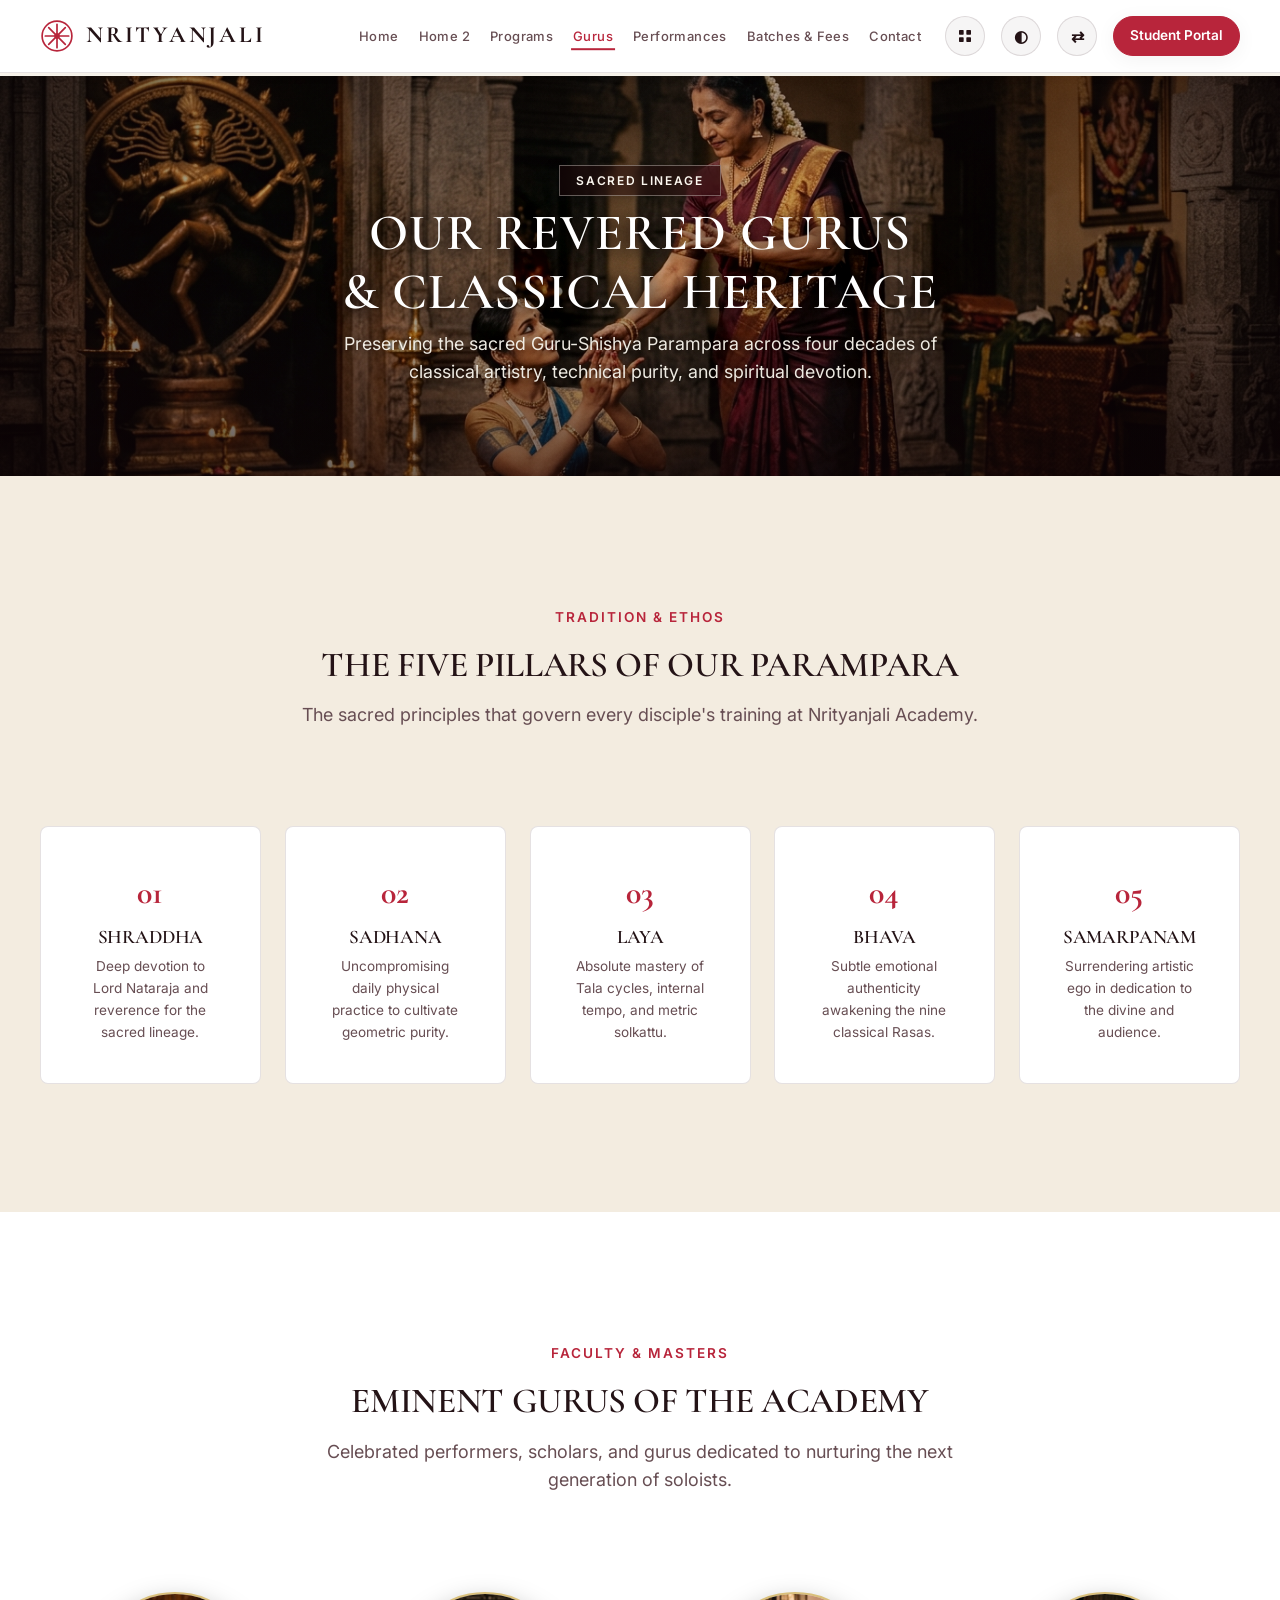
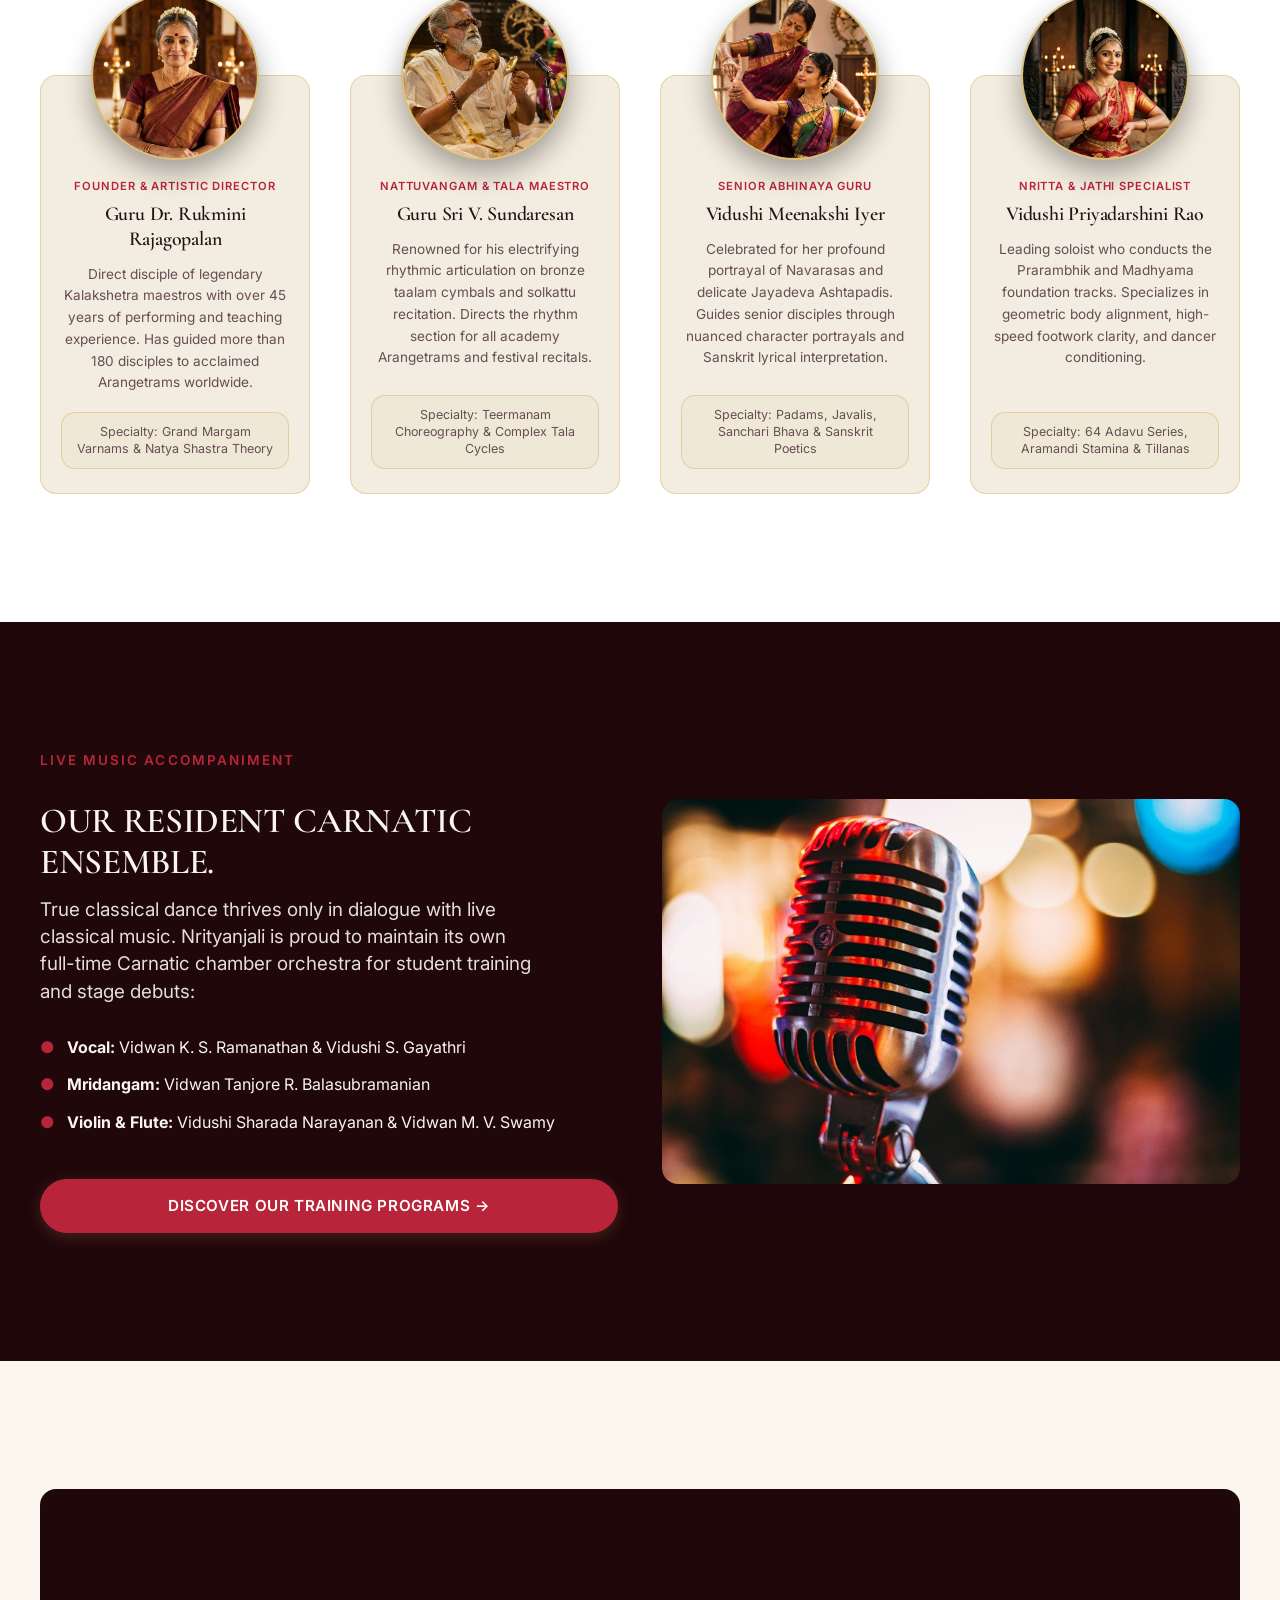
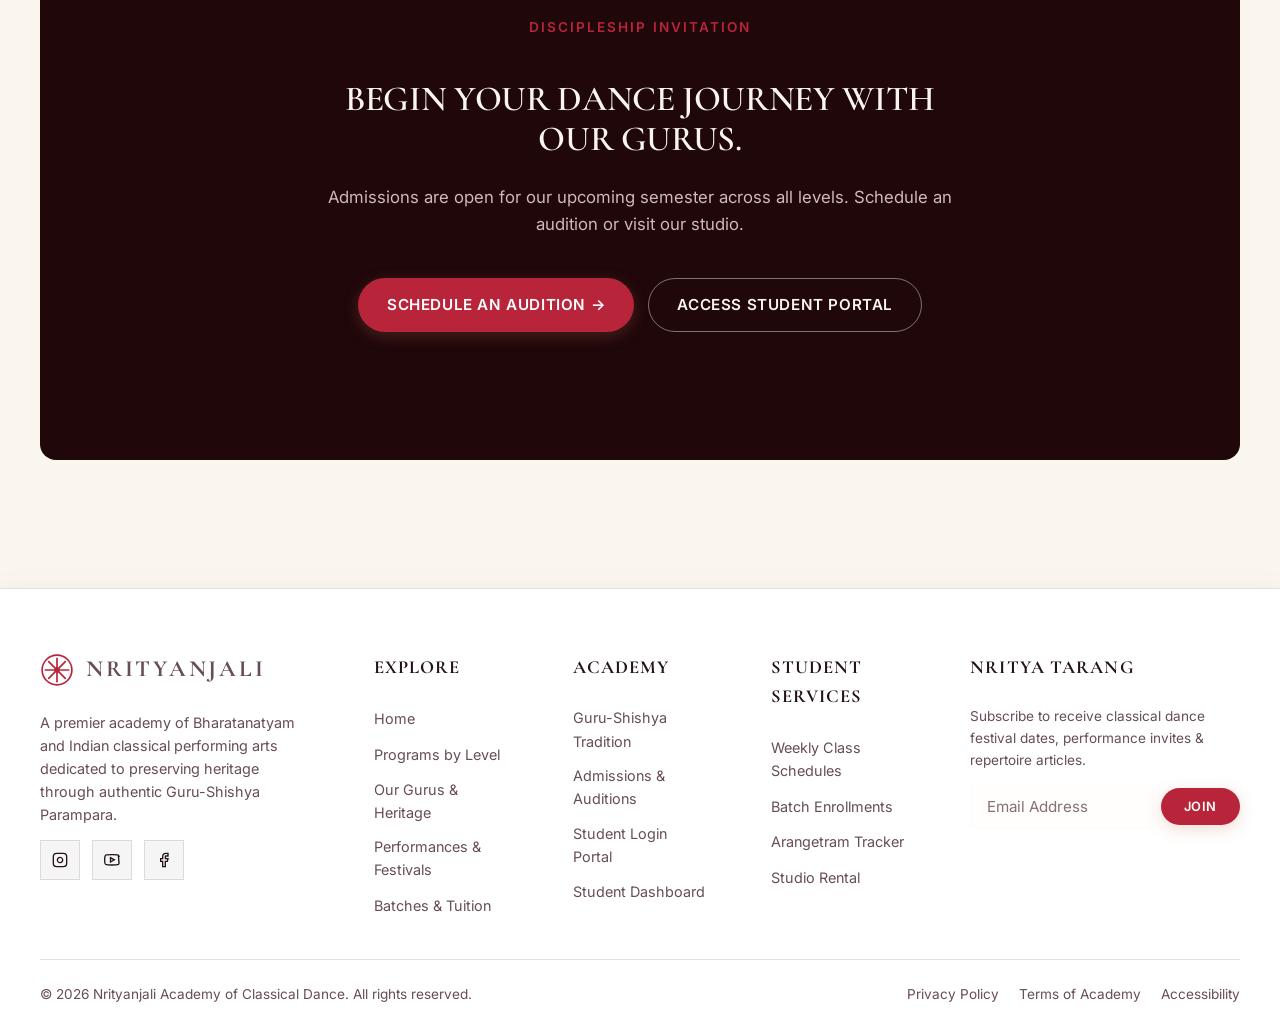
<file: about.html>
<!DOCTYPE html>
<html lang="en" data-theme="light" dir="ltr">
<head>
  <meta charset="UTF-8">
  <meta name="viewport" content="width=device-width, initial-scale=1.0">
  <title>Our Gurus & Heritage | Nrityanjali Academy of Classical Dance</title>
  <meta name="description" content="Meet the renowned Gurus of Nrityanjali Academy: artistic directors, nattuvangam maestros, and senior abhinaya faculty in the Kalakshetra and Pandanallur traditions.">
  <link rel="icon" type="image/svg+xml" href="assets/images/favicon.svg">
  <link rel="stylesheet" href="assets/css/style.css">
</head>
<body>

  <!-- NAVBAR -->
  <header class="navbar">
    <div class="container nav-container">
      <a href="index.html" class="brand-logo">
        <svg class="logo-icon" viewBox="0 0 32 32" fill="none" xmlns="http://www.w3.org/2000/svg">
          <circle cx="16" cy="16" r="14" stroke="currentColor" stroke-width="1.6"/>
          <path d="M16 5V27M5 16H27M8.2 8.2L23.8 23.8M23.8 8.2L8.2 23.8" stroke="currentColor" stroke-width="1.6" stroke-linecap="round"/>
          <circle cx="16" cy="16" r="2.6" fill="currentColor"/>
        </svg>
        <div class="brand-text"><span class="brand-name">NRITYANJALI</span></div>
      </a>

      <nav>
        <ul class="nav-links">
          <li><a href="index.html" class="nav-link">Home</a></li>
          <li><a href="index2.html" class="nav-link">Home 2</a></li>
          <li><a href="upcoming-workshops.html" class="nav-link">Programs</a></li>
          <li><a href="about.html" class="nav-link active">Gurus</a></li>
          <li><a href="events.html" class="nav-link">Performances</a></li>
          <li><a href="pricing.html" class="nav-link">Batches & Fees</a></li>
          <li><a href="contact.html" class="nav-link">Contact</a></li>
        </ul>
      </nav>

      <div class="nav-actions">
        <a href="dashboard.html" class="ctrl-btn" aria-label="Student Dashboard" title="Student Dashboard">
          <svg width="16" height="16" viewBox="0 0 24 24" fill="currentColor"><rect x="3" y="3" width="7" height="7" rx="1"/><rect x="14" y="3" width="7" height="7" rx="1"/><rect x="3" y="14" width="7" height="7" rx="1"/><rect x="14" y="14" width="7" height="7" rx="1"/></svg>
        </a>
        <button class="ctrl-btn js-theme-toggle" aria-label="Toggle Theme" title="Toggle Theme">
          <span>◐</span>
        </button>
        <button class="ctrl-btn js-rtl-toggle" aria-label="Toggle Direction" title="Toggle Direction">
          <span>⇄</span>
        </button>
        <a href="login.html" class="nav-primary-cta" title="Student Login Portal">
          <span>Student Portal</span>
        </a>
      </div>

      <button class="mobile-hamburger" aria-label="Open Mobile Menu"><svg viewBox="0 0 24 24" fill="none" stroke="currentColor" stroke-width="2"><path d="M4 6h16M4 12h16M4 18h16"/></svg></button>
    </div>
  </header>

  <!-- MOBILE DRAWER -->
  <div class="mobile-drawer">
    <div class="drawer-header">
      <div class="brand-text"><span class="brand-name">NRITYANJALI</span></div>
      <button class="drawer-close-btn">✕</button>
    </div>
    <ul class="mobile-drawer-links">
      <li><a href="index.html" class="mobile-drawer-link">Home</a></li>
      <li><a href="index2.html" class="mobile-drawer-link">Home 2</a></li>
      <li><a href="upcoming-workshops.html" class="mobile-drawer-link">Programs</a></li>
      <li><a href="about.html" class="mobile-drawer-link active">Gurus</a></li>
      <li><a href="events.html" class="mobile-drawer-link">Performances</a></li>
      <li><a href="pricing.html" class="mobile-drawer-link">Batches & Fees</a></li>
      <li><a href="contact.html" class="mobile-drawer-link">Contact</a></li>
    </ul>
    <div class="drawer-controls">
      <div class="ctrl-group">
        <a href="dashboard.html" class="ctrl-btn" aria-label="Student Dashboard" title="Student Dashboard">
          <svg width="16" height="16" viewBox="0 0 24 24" fill="currentColor"><rect x="3" y="3" width="7" height="7" rx="1"/><rect x="14" y="3" width="7" height="7" rx="1"/><rect x="3" y="14" width="7" height="7" rx="1"/><rect x="14" y="14" width="7" height="7" rx="1"/></svg>
        </a>
        <button class="ctrl-btn js-theme-toggle" aria-label="Toggle Theme" title="Toggle Theme"><span>◐</span></button>
        <button class="ctrl-btn js-rtl-toggle" aria-label="Toggle Direction" title="Toggle Direction"><span>⇄</span></button>
      </div>
      <a href="login.html" class="nav-primary-cta" style="width: 100%; text-align: center;">
        <span>Student Portal</span>
      </a>
    </div>
  </div>

  <main>
    <!-- SECTION 01 — HERO -->
    <section class="inner-hero hero-gurus">
      <div class="container">
        <span class="section-tag">SACRED LINEAGE</span>
        <h1>OUR REVERED GURUS<br>&amp; CLASSICAL HERITAGE</h1>
        <p>
          Preserving the sacred Guru-Shishya Parampara across four decades of classical artistry, technical purity, and spiritual devotion.
        </p>
      </div>
    </section>

    <!-- SECTION 02 — FIVE PILLARS OF GURU-SHISHYA PARAMPARA -->
    <section class="section-padding" style="background-color: var(--bg-surface-elevated);">
      <div class="container">
        <div class="section-header center-align">
          <span class="section-tag">TRADITION & ETHOS</span>
          <h2>THE FIVE PILLARS OF OUR PARAMPARA</h2>
          <p>The sacred principles that govern every disciple's training at Nrityanjali Academy.</p>
        </div>

        <div class="grid-5" style="margin-top: var(--space-xl);">
          <div class="hover-petal-card" style="background: var(--bg-surface); padding: var(--space-lg); border-radius: var(--radius-md); text-align: center; border: 1px solid var(--border-color);">
            <div style="font-family: var(--font-serif); font-size: 2rem; color: var(--terracotta-bloom); font-weight: bold;">01</div>
            <h4 style="margin-block: 8px;">SHRADDHA</h4>
            <p style="font-size: 0.85rem;">Deep devotion to Lord Nataraja and reverence for the sacred lineage.</p>
          </div>

          <div class="hover-petal-card" style="background: var(--bg-surface); padding: var(--space-lg); border-radius: var(--radius-md); text-align: center; border: 1px solid var(--border-color);">
            <div style="font-family: var(--font-serif); font-size: 2rem; color: var(--terracotta-bloom); font-weight: bold;">02</div>
            <h4 style="margin-block: 8px;">SADHANA</h4>
            <p style="font-size: 0.85rem;">Uncompromising daily physical practice to cultivate geometric purity.</p>
          </div>

          <div class="hover-petal-card" style="background: var(--bg-surface); padding: var(--space-lg); border-radius: var(--radius-md); text-align: center; border: 1px solid var(--border-color);">
            <div style="font-family: var(--font-serif); font-size: 2rem; color: var(--terracotta-bloom); font-weight: bold;">03</div>
            <h4 style="margin-block: 8px;">LAYA</h4>
            <p style="font-size: 0.85rem;">Absolute mastery of Tala cycles, internal tempo, and metric solkattu.</p>
          </div>

          <div class="hover-petal-card" style="background: var(--bg-surface); padding: var(--space-lg); border-radius: var(--radius-md); text-align: center; border: 1px solid var(--border-color);">
            <div style="font-family: var(--font-serif); font-size: 2rem; color: var(--terracotta-bloom); font-weight: bold;">04</div>
            <h4 style="margin-block: 8px;">BHAVA</h4>
            <p style="font-size: 0.85rem;">Subtle emotional authenticity awakening the nine classical Rasas.</p>
          </div>

          <div class="hover-petal-card" style="background: var(--bg-surface); padding: var(--space-lg); border-radius: var(--radius-md); text-align: center; border: 1px solid var(--border-color);">
            <div style="font-family: var(--font-serif); font-size: 2rem; color: var(--terracotta-bloom); font-weight: bold;">05</div>
            <h4 style="margin-block: 8px;">SAMARPANAM</h4>
            <p style="font-size: 0.85rem;">Surrendering artistic ego in dedication to the divine and audience.</p>
          </div>
        </div>
      </div>
    </section>

    <!-- SECTION 03 — MEET THE GURUS & ARTISTIC DIRECTORS -->
    <section class="section-padding" style="background-color: var(--bg-surface);">
      <div class="container">
        <div class="section-header center-align" style="margin-bottom: var(--space-2xl);">
          <span class="section-tag">FACULTY & MASTERS</span>
          <h2>EMINENT GURUS OF THE ACADEMY</h2>
          <p>Celebrated performers, scholars, and gurus dedicated to nurturing the next generation of soloists.</p>
        </div>

        <div class="grid-4 guru-portrait-grid">
          
          <!-- Guru 1: Founder -->
          <div class="hover-petal-card guru-portrait-card">
            <div class="guru-portrait-avatar">
              <img src="assets/images/guru-founder.jpg" alt="Guru Dr. Rukmini Rajagopalan - Founder & Artistic Director">
            </div>
            <span class="guru-portrait-role">FOUNDER & ARTISTIC DIRECTOR</span>
            <h3 class="guru-portrait-name">Guru Dr. Rukmini Rajagopalan</h3>
            <p class="guru-portrait-bio">
              Direct disciple of legendary Kalakshetra maestros with over 45 years of performing and teaching experience. Has guided more than 180 disciples to acclaimed Arangetrams worldwide.
            </p>
            <div class="guru-portrait-specialty">Specialty: Grand Margam Varnams & Natya Shastra Theory</div>
          </div>

          <!-- Guru 2: Nattuvangam Maestro -->
          <div class="hover-petal-card guru-portrait-card">
            <div class="guru-portrait-avatar">
              <img src="assets/images/guru-maestro.jpg" alt="Guru Sri V. Sundaresan - Nattuvangam & Tala Maestro">
            </div>
            <span class="guru-portrait-role">NATTUVANGAM & TALA MAESTRO</span>
            <h3 class="guru-portrait-name">Guru Sri V. Sundaresan</h3>
            <p class="guru-portrait-bio">
              Renowned for his electrifying rhythmic articulation on bronze taalam cymbals and solkattu recitation. Directs the rhythm section for all academy Arangetrams and festival recitals.
            </p>
            <div class="guru-portrait-specialty">Specialty: Teermanam Choreography & Complex Tala Cycles</div>
          </div>

          <!-- Guru 3: Abhinaya Guru -->
          <div class="hover-petal-card guru-portrait-card">
            <div class="guru-portrait-avatar">
              <img src="assets/images/guru-teacher.jpg" alt="Vidushi Meenakshi Iyer - Senior Abhinaya Guru">
            </div>
            <span class="guru-portrait-role">SENIOR ABHINAYA GURU</span>
            <h3 class="guru-portrait-name">Vidushi Meenakshi Iyer</h3>
            <p class="guru-portrait-bio">
              Celebrated for her profound portrayal of Navarasas and delicate Jayadeva Ashtapadis. Guides senior disciples through nuanced character portrayals and Sanskrit lyrical interpretation.
            </p>
            <div class="guru-portrait-specialty">Specialty: Padams, Javalis, Sanchari Bhava & Sanskrit Poetics</div>
          </div>

          <!-- Guru 4: Nritta Specialist -->
          <div class="hover-petal-card guru-portrait-card">
            <div class="guru-portrait-avatar">
              <img src="assets/images/guru-dancer.jpg" alt="Vidushi Priyadarshini Rao - Choreography & Nritta Specialist">
            </div>
            <span class="guru-portrait-role">NRITTA & JATHI SPECIALIST</span>
            <h3 class="guru-portrait-name">Vidushi Priyadarshini Rao</h3>
            <p class="guru-portrait-bio">
              Leading soloist who conducts the Prarambhik and Madhyama foundation tracks. Specializes in geometric body alignment, high-speed footwork clarity, and dancer conditioning.
            </p>
            <div class="guru-portrait-specialty">Specialty: 64 Adavu Series, Aramandi Stamina & Tillanas</div>
          </div>

        </div>
      </div>
    </section>

    <!-- SECTION 04 — RESIDENT CARNATIC ORCHESTRA -->
    <section class="section-padding" style="padding-block: var(--space-3xl); background-color: var(--botanical-deep); color: var(--petal-cream);">
      <div class="container">
        <div class="container hero-grid" style="align-items: center;">
          <div class="hero-content">
            <span class="section-tag" style="color: var(--terracotta-bloom);">LIVE MUSIC ACCOMPANIMENT</span>
            <h2 style="color: var(--petal-cream);">OUR RESIDENT CARNATIC ENSEMBLE.</h2>
            <p class="hero-supporting" style="color: var(--petal-cream); opacity: 0.9;">
              True classical dance thrives only in dialogue with live classical music. Nrityanjali is proud to maintain its own full-time Carnatic chamber orchestra for student training and stage debuts:
            </p>
            <div style="display: flex; flex-direction: column; gap: 12px; margin-block: var(--space-sm);">
              <div style="display: flex; gap: 12px; align-items: center;">
                <span style="color: var(--terracotta-bloom); font-weight: bold;">●</span>
                <span><strong>Vocal:</strong> Vidwan K. S. Ramanathan & Vidushi S. Gayathri</span>
              </div>
              <div style="display: flex; gap: 12px; align-items: center;">
                <span style="color: var(--terracotta-bloom); font-weight: bold;">●</span>
                <span><strong>Mridangam:</strong> Vidwan Tanjore R. Balasubramanian</span>
              </div>
              <div style="display: flex; gap: 12px; align-items: center;">
                <span style="color: var(--terracotta-bloom); font-weight: bold;">●</span>
                <span><strong>Violin & Flute:</strong> Vidushi Sharada Narayanan & Vidwan M. V. Swamy</span>
              </div>
            </div>
            <a href="upcoming-workshops.html" class="btn btn-primary" style="margin-top: 14px;">
              DISCOVER OUR TRAINING PROGRAMS →
            </a>
          </div>

          <div class="hero-image-wrapper">
            <div class="image-leaf-container hover-petal-card" style="border-radius: var(--radius-lg); overflow: hidden; box-shadow: var(--shadow-lg);">
              <img src="assets/images/orchestra-music.jpg" alt="Carnatic music orchestra playing live mridangam and classical instruments for dance recital">
            </div>
          </div>
        </div>
      </div>
    </section>

    <!-- SECTION 05 — CTA INVITATION -->
    <section class="section-padding">
      <div class="container">
        <div class="final-cta-section">
          <div class="final-cta-content">
            <span class="section-tag" style="color: var(--terracotta-bloom);">DISCIPLESHIP INVITATION</span>
            <h2>BEGIN YOUR DANCE JOURNEY WITH OUR GURUS.</h2>
            <p>Admissions are open for our upcoming semester across all levels. Schedule an audition or visit our studio.</p>
            <div style="display: flex; gap: 14px; justify-content: center; flex-wrap: wrap; margin-top: var(--space-sm);">
              <a href="contact.html" class="btn btn-primary">
                SCHEDULE AN AUDITION →
              </a>
              <a href="dashboard.html" class="btn btn-secondary btn-outline-cream">
                ACCESS STUDENT PORTAL
              </a>
            </div>
          </div>
        </div>
      </div>
    </section>
  </main>

  <!-- FOOTER -->
  <footer class="footer">
    <div class="container">
      <div class="footer-grid">
        <div class="footer-col">
          <a href="index.html" class="brand-logo" style="margin-bottom: var(--space-md);">
            <svg class="logo-icon" viewBox="0 0 32 32" fill="none" xmlns="http://www.w3.org/2000/svg">
              <circle cx="16" cy="16" r="14" stroke="currentColor" stroke-width="1.6"/>
              <path d="M16 5V27M5 16H27M8.2 8.2L23.8 23.8M23.8 8.2L8.2 23.8" stroke="currentColor" stroke-width="1.6" stroke-linecap="round"/>
              <circle cx="16" cy="16" r="2.6" fill="currentColor"/>
            </svg>
            <div class="brand-text">
              <span class="brand-name">NRITYANJALI</span>
            </div>
          </a>
          <p style="font-size: 0.9rem; margin-bottom: 14px;">
            A premier academy of Bharatanatyam and Indian classical performing arts dedicated to preserving heritage through authentic Guru-Shishya Parampara.
          </p>
          <div class="social-links-grid">
            <a href="#" class="social-icon-btn" aria-label="Instagram" title="Instagram">
              <svg width="16" height="16" viewBox="0 0 24 24" fill="none" stroke="currentColor" stroke-width="2"><rect x="2" y="2" width="20" height="20" rx="5" ry="5"/><path d="M16 11.37A4 4 0 1 1 12.63 8 4 4 0 0 1 16 11.37z"/><line x1="17.5" y1="6.5" x2="17.51" y2="6.5"/></svg>
            </a>
            <a href="#" class="social-icon-btn" aria-label="YouTube" title="YouTube">
              <svg width="16" height="16" viewBox="0 0 24 24" fill="none" stroke="currentColor" stroke-width="2"><path d="M22.54 6.42a2.78 2.78 0 0 0-1.94-2C18.88 4 12 4 12 4s-6.88 0-8.6.46a2.78 2.78 0 0 0-1.94 2A29 29 0 0 0 1 11.75a29 29 0 0 0 .46 5.33A2.78 2.78 0 0 0 3.4 19c1.72.46 8.6.46 8.6.46s6.88 0 8.6-.46a2.78 2.78 0 0 0 1.94-2 29 29 0 0 0-.46-5.25 29 29 0 0 0-.46-5.33z"/><polygon points="9.75 15.02 15.5 11.75 9.75 8.48 9.75 15.02"/></svg>
            </a>
            <a href="#" class="social-icon-btn" aria-label="Facebook" title="Facebook">
              <svg width="16" height="16" viewBox="0 0 24 24" fill="none" stroke="currentColor" stroke-width="2"><path d="M18 2h-3a5 5 0 0 0-5 5v3H7v4h3v8h4v-8h3l1-4h-4V7a1 1 0 0 1 1-1h3z"/></svg>
            </a>
          </div>
        </div>

        <div class="footer-col">
          <h5>EXPLORE</h5>
          <ul class="footer-links">
            <li><a href="index.html">Home</a></li>
            <li><a href="upcoming-workshops.html">Programs by Level</a></li>
            <li><a href="about.html">Our Gurus & Heritage</a></li>
            <li><a href="events.html">Performances & Festivals</a></li>
            <li><a href="pricing.html">Batches & Tuition</a></li>
          </ul>
        </div>

        <div class="footer-col">
          <h5>ACADEMY</h5>
          <ul class="footer-links">
            <li><a href="about.html">Guru-Shishya Tradition</a></li>
            <li><a href="contact.html">Admissions & Auditions</a></li>
            <li><a href="login.html">Student Login Portal</a></li>
            <li><a href="dashboard.html">Student Dashboard</a></li>
          </ul>
        </div>

        <div class="footer-col">
          <h5>STUDENT SERVICES</h5>
          <ul class="footer-links">
            <li><a href="dashboard.html#schedules">Weekly Class Schedules</a></li>
            <li><a href="dashboard.html#batches">Batch Enrollments</a></li>
            <li><a href="dashboard.html#arangetram">Arangetram Tracker</a></li>
            <li><a href="contact.html">Studio Rental</a></li>
          </ul>
        </div>

        <div class="footer-col">
          <h5>NRITYA TARANG</h5>
          <p style="color: var(--text-inverse-muted); font-size: 0.85rem; margin-bottom: 12px;">
            Subscribe to receive classical dance festival dates, performance invites & repertoire articles.
          </p>
          <form class="newsletter-form" onsubmit="event.preventDefault(); showToast('Subscribed to Nritya Tarang Bulletin!');">
            <div class="newsletter-input-group">
              <input type="email" class="form-control" placeholder="Email Address" required style="background: rgba(247,241,231,0.1); color: var(--petal-cream); border-color: rgba(247,241,231,0.2);">
              <button type="submit" class="btn btn-primary" style="padding: 10px 18px; font-size: 0.8rem;">JOIN</button>
            </div>
          </form>
        </div>
      </div>

      <div class="footer-bottom">
        <span>© 2026 Nrityanjali Academy of Classical Dance. All rights reserved.</span>
        <div style="display: flex; gap: 20px;">
          <a href="#" style="color: var(--text-inverse-muted);">Privacy Policy</a>
          <a href="#" style="color: var(--text-inverse-muted);">Terms of Academy</a>
          <a href="#" style="color: var(--text-inverse-muted);">Accessibility</a>
        </div>
      </div>
    </div>
  </footer>

  <script src="assets/js/main.js"></script>
</body>
</html>
</file>
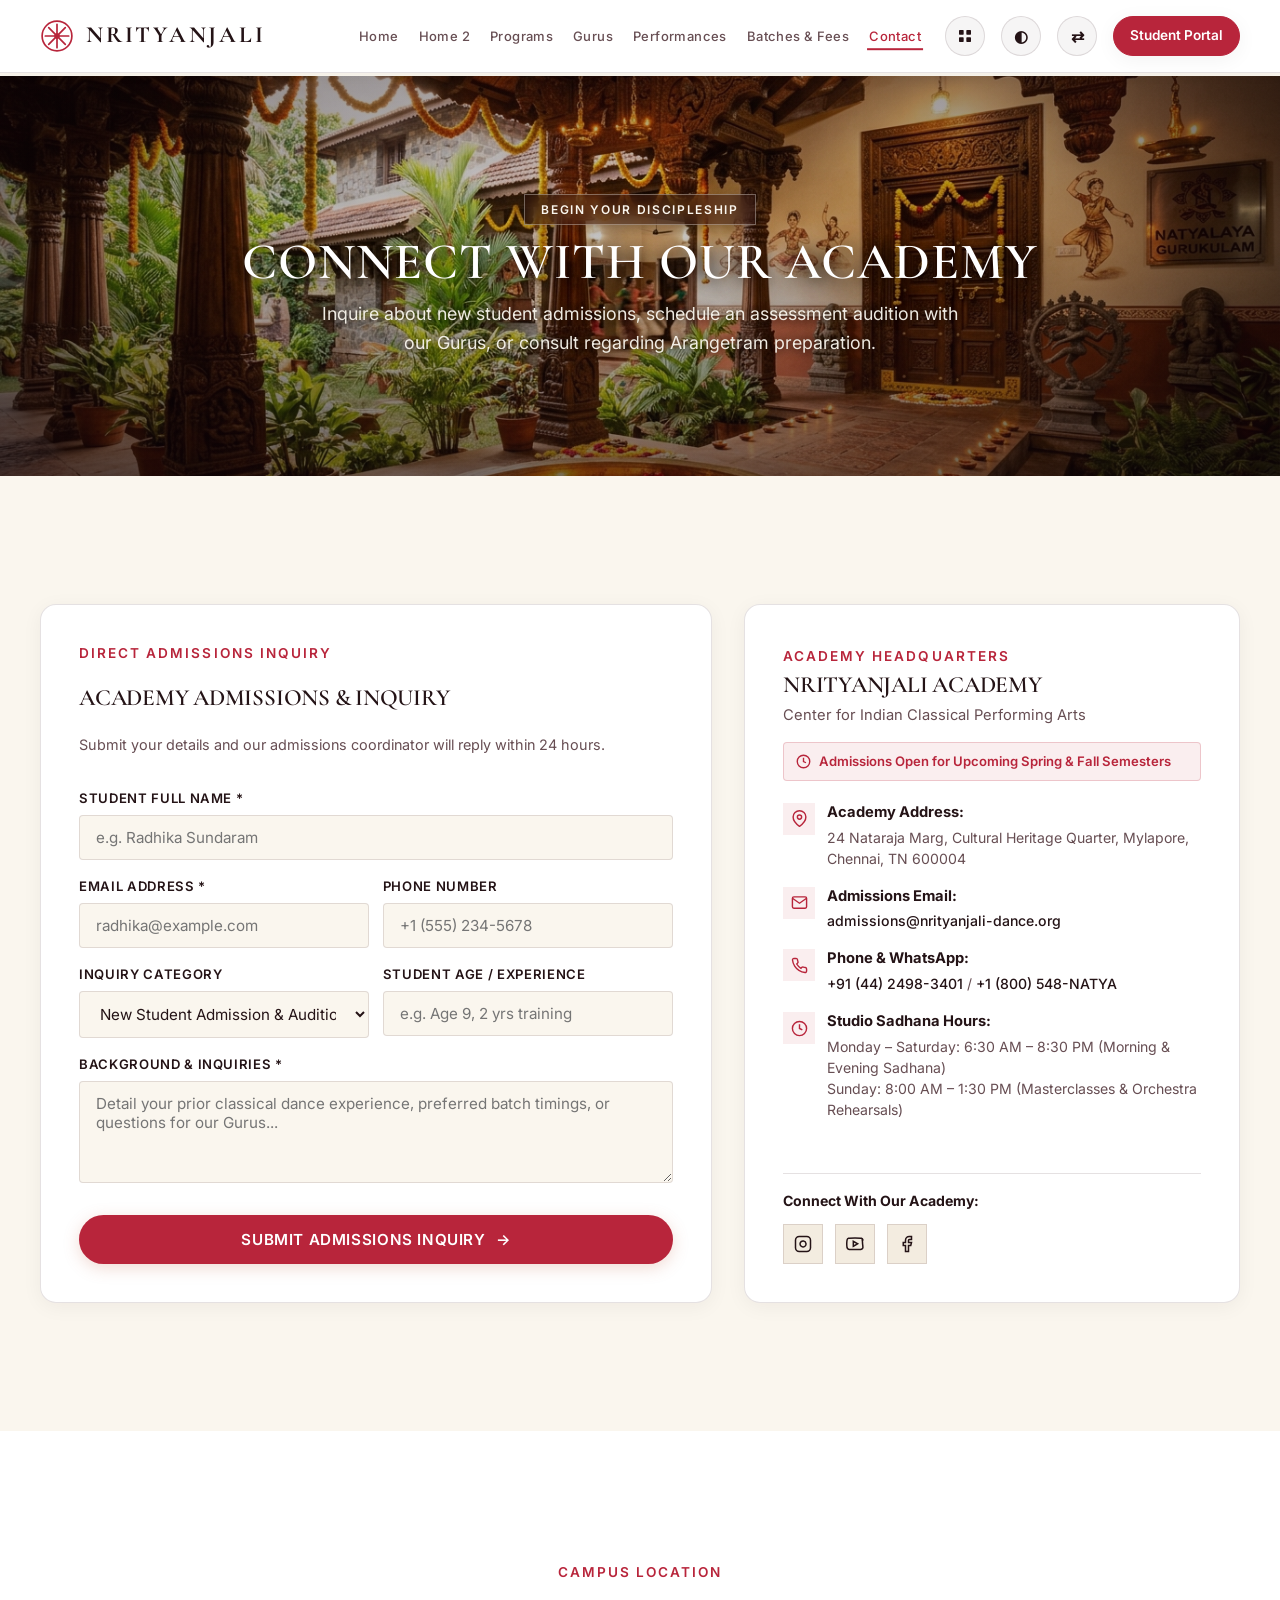
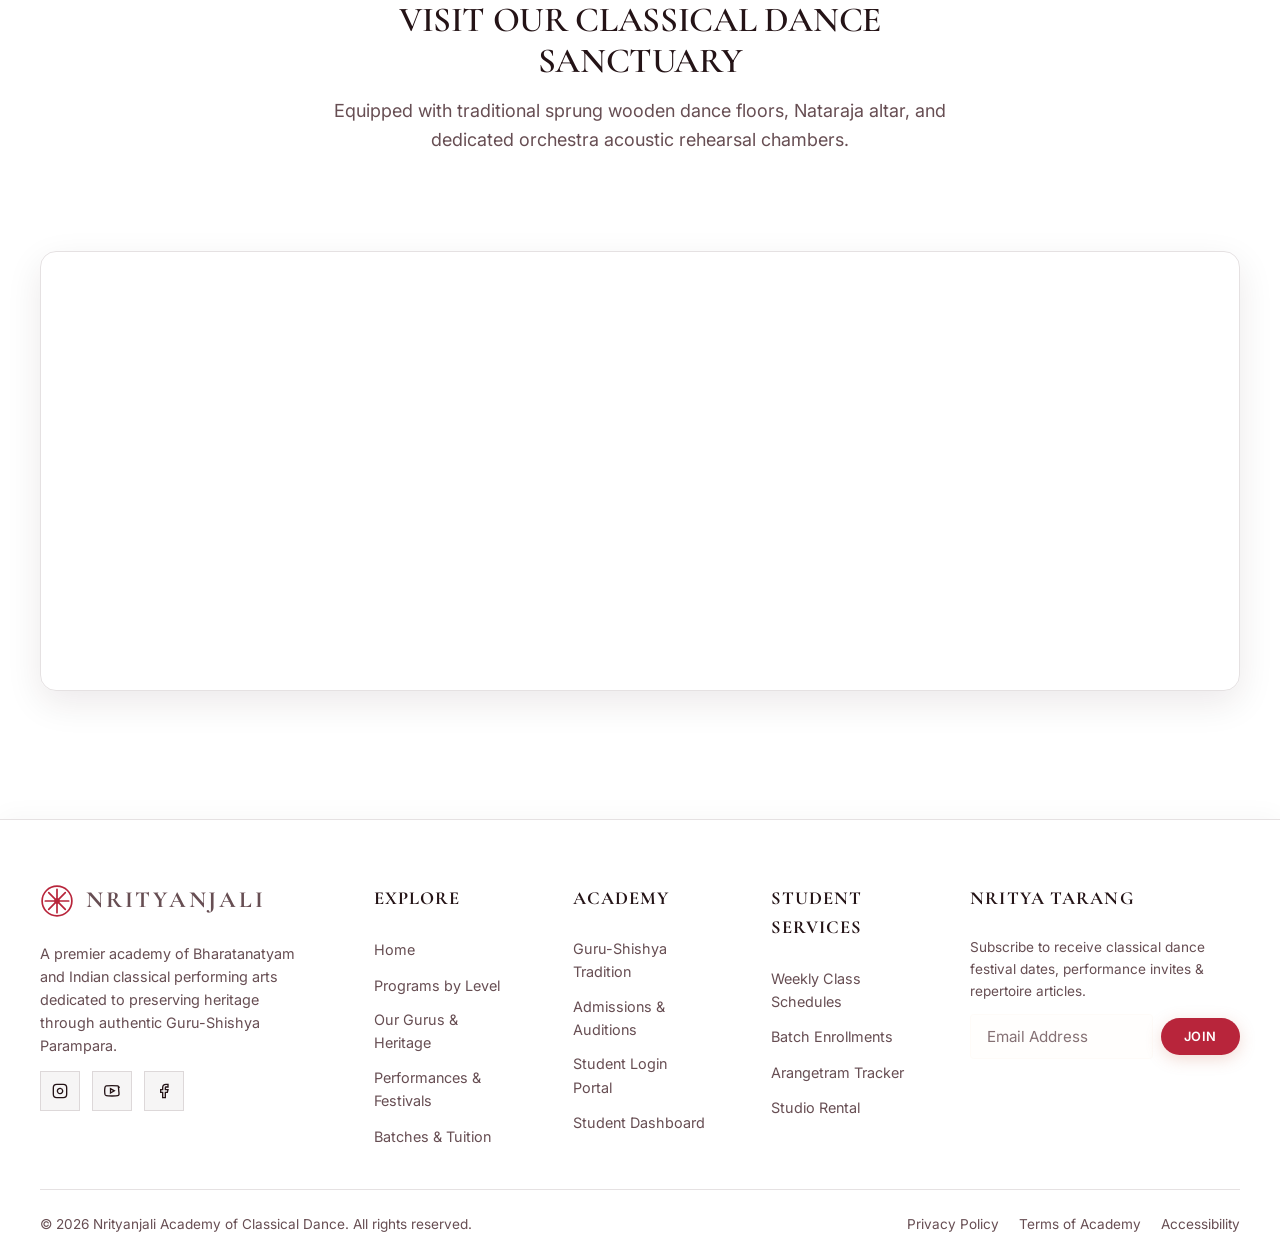
<file: contact.html>
<!DOCTYPE html>
<html lang="en" data-theme="light" dir="ltr">
<head>
  <meta charset="UTF-8">
  <meta name="viewport" content="width=device-width, initial-scale=1.0">
  <title>Contact & Admissions | Nrityanjali Academy of Classical Dance</title>
  <meta name="description" content="Contact Nrityanjali Academy of Classical Dance for batch admissions, auditions, arangetram mentorship consultations, and studio inquiries.">
  <link rel="icon" type="image/svg+xml" href="assets/images/favicon.svg">
  <link rel="stylesheet" href="assets/css/style.css">
</head>
<body>

  <!-- NAVBAR -->
  <header class="navbar">
    <div class="container nav-container">
      <a href="index.html" class="brand-logo">
        <svg class="logo-icon" viewBox="0 0 32 32" fill="none" xmlns="http://www.w3.org/2000/svg">
          <circle cx="16" cy="16" r="14" stroke="currentColor" stroke-width="1.6"/>
          <path d="M16 5V27M5 16H27M8.2 8.2L23.8 23.8M23.8 8.2L8.2 23.8" stroke="currentColor" stroke-width="1.6" stroke-linecap="round"/>
          <circle cx="16" cy="16" r="2.6" fill="currentColor"/>
        </svg>
        <div class="brand-text"><span class="brand-name">NRITYANJALI</span></div>
      </a>

      <nav>
        <ul class="nav-links">
          <li><a href="index.html" class="nav-link">Home</a></li>
          <li><a href="index2.html" class="nav-link">Home 2</a></li>
          <li><a href="upcoming-workshops.html" class="nav-link">Programs</a></li>
          <li><a href="about.html" class="nav-link">Gurus</a></li>
          <li><a href="events.html" class="nav-link">Performances</a></li>
          <li><a href="pricing.html" class="nav-link">Batches & Fees</a></li>
          <li><a href="contact.html" class="nav-link active">Contact</a></li>
        </ul>
      </nav>

      <div class="nav-actions">
        <a href="dashboard.html" class="ctrl-btn" aria-label="Student Dashboard" title="Student Dashboard">
          <svg width="16" height="16" viewBox="0 0 24 24" fill="currentColor"><rect x="3" y="3" width="7" height="7" rx="1"/><rect x="14" y="3" width="7" height="7" rx="1"/><rect x="3" y="14" width="7" height="7" rx="1"/><rect x="14" y="14" width="7" height="7" rx="1"/></svg>
        </a>
        <button class="ctrl-btn js-theme-toggle" aria-label="Toggle Theme" title="Toggle Theme">
          <span>◐</span>
        </button>
        <button class="ctrl-btn js-rtl-toggle" aria-label="Toggle Direction" title="Toggle Direction">
          <span>⇄</span>
        </button>
        <a href="login.html" class="nav-primary-cta" title="Student Login Portal">
          <span>Student Portal</span>
        </a>
      </div>

      <button class="mobile-hamburger" aria-label="Open Mobile Menu"><svg viewBox="0 0 24 24" fill="none" stroke="currentColor" stroke-width="2"><path d="M4 6h16M4 12h16M4 18h16"/></svg></button>
    </div>
  </header>

  <!-- MOBILE DRAWER -->
  <div class="mobile-drawer">
    <div class="drawer-header">
      <div class="brand-text"><span class="brand-name">NRITYANJALI</span></div>
      <button class="drawer-close-btn">✕</button>
    </div>
    <ul class="mobile-drawer-links">
      <li><a href="index.html" class="mobile-drawer-link">Home</a></li>
      <li><a href="index2.html" class="mobile-drawer-link">Home 2</a></li>
      <li><a href="upcoming-workshops.html" class="mobile-drawer-link">Programs</a></li>
      <li><a href="about.html" class="mobile-drawer-link">Gurus</a></li>
      <li><a href="events.html" class="mobile-drawer-link">Performances</a></li>
      <li><a href="pricing.html" class="mobile-drawer-link">Batches & Fees</a></li>
      <li><a href="contact.html" class="mobile-drawer-link active">Contact</a></li>
    </ul>
    <div class="drawer-controls">
      <div class="ctrl-group">
        <a href="dashboard.html" class="ctrl-btn" aria-label="Student Dashboard" title="Student Dashboard">
          <svg width="16" height="16" viewBox="0 0 24 24" fill="currentColor"><rect x="3" y="3" width="7" height="7" rx="1"/><rect x="14" y="3" width="7" height="7" rx="1"/><rect x="3" y="14" width="7" height="7" rx="1"/><rect x="14" y="14" width="7" height="7" rx="1"/></svg>
        </a>
        <button class="ctrl-btn js-theme-toggle" aria-label="Toggle Theme" title="Toggle Theme"><span>◐</span></button>
        <button class="ctrl-btn js-rtl-toggle" aria-label="Toggle Direction" title="Toggle Direction"><span>⇄</span></button>
      </div>
      <a href="login.html" class="nav-primary-cta" style="width: 100%; text-align: center;">
        <span>Student Portal</span>
      </a>
    </div>
  </div>

  <main>
    <!-- CONTACT SECTION 01 — HERO -->
    <section class="inner-hero hero-contact">
      <div class="container">
        <span class="section-tag">BEGIN YOUR DISCIPLESHIP</span>
        <h1>CONNECT WITH OUR ACADEMY</h1>
        <p>
          Inquire about new student admissions, schedule an assessment audition with our Gurus, or consult regarding Arangetram preparation.
        </p>
      </div>
    </section>

    <!-- CONTACT SECTION 02 & 03 — ENQUIRY FORM & STUDIO DETAILS -->
    <section class="section-padding contact-section-wrap">
      <div class="container">
        <div class="contact-grid">
          <!-- FORM -->
          <form id="contact-form" class="contact-form hover-petal-card">
            <span class="section-tag" style="color: var(--terracotta-bloom); margin-bottom: 4px;">DIRECT ADMISSIONS INQUIRY</span>
            <h3 style="font-size: 1.45rem; margin-bottom: 6px;">ACADEMY ADMISSIONS &amp; INQUIRY</h3>
            <p style="font-size: 0.9rem; color: var(--text-muted); margin-bottom: var(--space-sm);">Submit your details and our admissions coordinator will reply within 24 hours.</p>

            <div class="form-group">
              <label for="contact-name">Student Full Name *</label>
              <input type="text" id="contact-name" class="form-control" placeholder="e.g. Radhika Sundaram">
              <span id="name-error" class="form-error"></span>
            </div>

            <div class="form-row-2col">
              <div class="form-group">
                <label for="contact-email">Email Address *</label>
                <input type="email" id="contact-email" class="form-control" placeholder="radhika@example.com">
                <span id="email-error" class="form-error"></span>
              </div>
              <div class="form-group">
                <label for="contact-phone">Phone Number</label>
                <input type="tel" id="contact-phone" class="form-control" placeholder="+1 (555) 234-5678">
              </div>
            </div>

            <div class="form-row-2col">
              <div class="form-group">
                <label for="contact-type">Inquiry Category</label>
                <select id="contact-type" class="form-control">
                  <option>New Student Admission &amp; Audition</option>
                  <option>Prarambhik (Beginners) Batch Inquiry</option>
                  <option>Madhyama (Intermediate) Batch Inquiry</option>
                  <option>Visharad (Advanced) Batch Inquiry</option>
                  <option>Arangetram Mentorship Consultation</option>
                  <option>Performance Pass Reservation</option>
                  <option>Dance Studio Space Rental</option>
                </select>
              </div>
              <div class="form-group">
                <label for="contact-guests">Student Age / Experience</label>
                <input type="text" id="contact-guests" class="form-control" placeholder="e.g. Age 9, 2 yrs training">
              </div>
            </div>

            <div class="form-group">
              <label for="contact-message">Background &amp; Inquiries *</label>
              <textarea id="contact-message" class="form-control" rows="4" placeholder="Detail your prior classical dance experience, preferred batch timings, or questions for our Gurus..."></textarea>
              <span id="message-error" class="form-error"></span>
            </div>

            <button type="submit" class="btn btn-primary" style="width: 100%; margin-top: var(--space-sm);">
              SUBMIT ADMISSIONS INQUIRY <span class="btn-arrow">→</span>
            </button>
          </form>

          <!-- STUDIO DETAILS -->
          <div class="contact-info-panel">
            <div class="contact-info-card hover-petal-card">
              <div>
                <span class="section-tag" style="color: var(--terracotta-bloom); margin-bottom: 4px;">ACADEMY HEADQUARTERS</span>
                <h3 style="font-size: 1.45rem; margin-bottom: 6px;">NRITYANJALI ACADEMY</h3>
                <p style="font-size: 0.92rem; color: var(--text-muted); margin-bottom: 14px;">Center for Indian Classical Performing Arts</p>

                <div class="contact-notice-pill">
                  <svg width="15" height="15" viewBox="0 0 24 24" fill="none" stroke="currentColor" stroke-width="2.2">
                    <circle cx="12" cy="12" r="10"></circle>
                    <polyline points="12 6 12 12 16 14"></polyline>
                  </svg>
                  <span>Admissions Open for Upcoming Spring &amp; Fall Semesters</span>
                </div>

                <div class="contact-info-list">
                  <div class="contact-info-item">
                    <div class="contact-info-icon">
                      <svg width="17" height="17" viewBox="0 0 24 24" fill="none" stroke="currentColor" stroke-width="2">
                        <path d="M21 10c0 7-9 13-9 13s-9-6-9-13a9 9 0 0 1 18 0z"></path>
                        <circle cx="12" cy="10" r="3"></circle>
                      </svg>
                    </div>
                    <div>
                      <strong>Academy Address:</strong>
                      <p>24 Nataraja Marg, Cultural Heritage Quarter, Mylapore, Chennai, TN 600004</p>
                    </div>
                  </div>

                  <div class="contact-info-item">
                    <div class="contact-info-icon">
                      <svg width="17" height="17" viewBox="0 0 24 24" fill="none" stroke="currentColor" stroke-width="2">
                        <path d="M4 4h16c1.1 0 2 .9 2 2v12c0 1.1-.9 2-2 2H4c-1.1 0-2-.9-2-2V6c0-1.1.9-2 2-2z"></path>
                        <polyline points="22,6 12,13 2,6"></polyline>
                      </svg>
                    </div>
                    <div>
                      <strong>Admissions Email:</strong>
                      <p><a href="mailto:admissions@nrityanjali-dance.org" class="hover-stem-link">admissions@nrityanjali-dance.org</a></p>
                    </div>
                  </div>

                  <div class="contact-info-item">
                    <div class="contact-info-icon">
                      <svg width="17" height="17" viewBox="0 0 24 24" fill="none" stroke="currentColor" stroke-width="2">
                        <path d="M22 16.92v3a2 2 0 0 1-2.18 2 19.79 19.79 0 0 1-8.63-3.07 19.5 19.5 0 0 1-6-6 19.79 19.79 0 0 1-3.07-8.67A2 2 0 0 1 4.11 2h3a2 2 0 0 1 2 1.72 12.84 12.84 0 0 0 .7 2.81 2 2 0 0 1-.45 2.11L8.09 9.91a16 16 0 0 0 6 6l1.27-1.27a2 2 0 0 1 2.11-.45 12.84 12.84 0 0 0 2.81.7A2 2 0 0 1 22 16.92z"></path>
                      </svg>
                    </div>
                    <div>
                      <strong>Phone &amp; WhatsApp:</strong>
                      <p><a href="tel:+914424983401" class="hover-stem-link">+91 (44) 2498-3401</a> / <a href="tel:+18005486289" class="hover-stem-link">+1 (800) 548-NATYA</a></p>
                    </div>
                  </div>

                  <div class="contact-info-item">
                    <div class="contact-info-icon">
                      <svg width="17" height="17" viewBox="0 0 24 24" fill="none" stroke="currentColor" stroke-width="2">
                        <circle cx="12" cy="12" r="10"></circle>
                        <polyline points="12 6 12 12 16 14"></polyline>
                      </svg>
                    </div>
                    <div>
                      <strong>Studio Sadhana Hours:</strong>
                      <p>Monday – Saturday: 6:30 AM – 8:30 PM (Morning &amp; Evening Sadhana)<br>Sunday: 8:00 AM – 1:30 PM (Masterclasses &amp; Orchestra Rehearsals)</p>
                    </div>
                  </div>
                </div>
              </div>

              <div class="contact-social-footer">
                <strong>Connect With Our Academy:</strong>
                <div class="social-links-grid">
                  <a href="#" class="social-icon-btn" aria-label="Instagram" title="Instagram">
                    <svg width="18" height="18" viewBox="0 0 24 24" fill="none" stroke="currentColor" stroke-width="2"><rect x="2" y="2" width="20" height="20" rx="5" ry="5"/><path d="M16 11.37A4 4 0 1 1 12.63 8 4 4 0 0 1 16 11.37z"/><line x1="17.5" y1="6.5" x2="17.51" y2="6.5"/></svg>
                  </a>
                  <a href="#" class="social-icon-btn" aria-label="YouTube" title="YouTube">
                    <svg width="18" height="18" viewBox="0 0 24 24" fill="none" stroke="currentColor" stroke-width="2"><path d="M22.54 6.42a2.78 2.78 0 0 0-1.94-2C18.88 4 12 4 12 4s-6.88 0-8.6.46a2.78 2.78 0 0 0-1.94 2A29 29 0 0 0 1 11.75a29 29 0 0 0 .46 5.33A2.78 2.78 0 0 0 3.4 19c1.72.46 8.6.46 8.6.46s6.88 0 8.6-.46a2.78 2.78 0 0 0 1.94-2 29 29 0 0 0-.46-5.25 29 29 0 0 0-.46-5.33z"/><polygon points="9.75 15.02 15.5 11.75 9.75 8.48 9.75 15.02"/></svg>
                  </a>
                  <a href="#" class="social-icon-btn" aria-label="Facebook" title="Facebook">
                    <svg width="18" height="18" viewBox="0 0 24 24" fill="none" stroke="currentColor" stroke-width="2"><path d="M18 2h-3a5 5 0 0 0-5 5v3H7v4h3v8h4v-8h3l1-4h-4V7a1 1 0 0 1 1-1h3z"/></svg>
                  </a>
                </div>
              </div>
            </div>
          </div>
        </div>
      </div>
    </section>

    <!-- CONTACT SECTION 04 — GOOGLE MAP LOCATION -->
    <section class="section-padding contact-map-section" style="background-color: var(--bg-surface);">
      <div class="container">
        <div class="section-header center-align">
          <span class="section-tag" style="color: var(--terracotta-bloom);">CAMPUS LOCATION</span>
          <h2>VISIT OUR CLASSICAL DANCE SANCTUARY</h2>
          <p>Equipped with traditional sprung wooden dance floors, Nataraja altar, and dedicated orchestra acoustic rehearsal chambers.</p>
        </div>

        <div class="contact-map-container">
          <iframe 
            src="https://www.google.com/maps/embed?pb=!1m18!1m12!1m3!1d3886.879782570077!2d80.26666877507767!3d13.043323087278854!2m3!1f0!2f0!3f0!3m2!1i1024!2i768!4f13.1!3m3!1m2!1s0x3a52662c1619728f%3A0x6b9079a400a4306!2sKapaleeshwarar%20Temple!5e0!3m2!1sen!2sin!4v1698765432100!5m2!1sen!2sin" 
            width="100%" 
            height="100%" 
            style="border: 0; filter: contrast(1.02) saturate(1.05);" 
            allowfullscreen="" 
            loading="lazy" 
            referrerpolicy="no-referrer-when-downgrade"
            title="Nrityanjali Academy Location Google Map">
          </iframe>
        </div>
      </div>
    </section>
  </main>

  <!-- FOOTER -->
  <footer class="footer">
    <div class="container">
      <div class="footer-grid">
        <div class="footer-col">
          <a href="index.html" class="brand-logo" style="margin-bottom: var(--space-md);">
            <svg class="logo-icon" viewBox="0 0 32 32" fill="none" xmlns="http://www.w3.org/2000/svg">
              <circle cx="16" cy="16" r="14" stroke="currentColor" stroke-width="1.6"/>
              <path d="M16 5V27M5 16H27M8.2 8.2L23.8 23.8M23.8 8.2L8.2 23.8" stroke="currentColor" stroke-width="1.6" stroke-linecap="round"/>
              <circle cx="16" cy="16" r="2.6" fill="currentColor"/>
            </svg>
            <div class="brand-text">
              <span class="brand-name">NRITYANJALI</span>
            </div>
          </a>
          <p style="font-size: 0.9rem; margin-bottom: 14px;">
            A premier academy of Bharatanatyam and Indian classical performing arts dedicated to preserving heritage through authentic Guru-Shishya Parampara.
          </p>
          <div class="social-links-grid">
            <a href="#" class="social-icon-btn" aria-label="Instagram" title="Instagram">
              <svg width="16" height="16" viewBox="0 0 24 24" fill="none" stroke="currentColor" stroke-width="2"><rect x="2" y="2" width="20" height="20" rx="5" ry="5"/><path d="M16 11.37A4 4 0 1 1 12.63 8 4 4 0 0 1 16 11.37z"/><line x1="17.5" y1="6.5" x2="17.51" y2="6.5"/></svg>
            </a>
            <a href="#" class="social-icon-btn" aria-label="YouTube" title="YouTube">
              <svg width="16" height="16" viewBox="0 0 24 24" fill="none" stroke="currentColor" stroke-width="2"><path d="M22.54 6.42a2.78 2.78 0 0 0-1.94-2C18.88 4 12 4 12 4s-6.88 0-8.6.46a2.78 2.78 0 0 0-1.94 2A29 29 0 0 0 1 11.75a29 29 0 0 0 .46 5.33A2.78 2.78 0 0 0 3.4 19c1.72.46 8.6.46 8.6.46s6.88 0 8.6-.46a2.78 2.78 0 0 0 1.94-2 29 29 0 0 0-.46-5.25 29 29 0 0 0-.46-5.33z"/><polygon points="9.75 15.02 15.5 11.75 9.75 8.48 9.75 15.02"/></svg>
            </a>
            <a href="#" class="social-icon-btn" aria-label="Facebook" title="Facebook">
              <svg width="16" height="16" viewBox="0 0 24 24" fill="none" stroke="currentColor" stroke-width="2"><path d="M18 2h-3a5 5 0 0 0-5 5v3H7v4h3v8h4v-8h3l1-4h-4V7a1 1 0 0 1 1-1h3z"/></svg>
            </a>
          </div>
        </div>

        <div class="footer-col">
          <h5>EXPLORE</h5>
          <ul class="footer-links">
            <li><a href="index.html">Home</a></li>
            <li><a href="upcoming-workshops.html">Programs by Level</a></li>
            <li><a href="about.html">Our Gurus & Heritage</a></li>
            <li><a href="events.html">Performances & Festivals</a></li>
            <li><a href="pricing.html">Batches & Tuition</a></li>
          </ul>
        </div>

        <div class="footer-col">
          <h5>ACADEMY</h5>
          <ul class="footer-links">
            <li><a href="about.html">Guru-Shishya Tradition</a></li>
            <li><a href="contact.html">Admissions & Auditions</a></li>
            <li><a href="login.html">Student Login Portal</a></li>
            <li><a href="dashboard.html">Student Dashboard</a></li>
          </ul>
        </div>

        <div class="footer-col">
          <h5>STUDENT SERVICES</h5>
          <ul class="footer-links">
            <li><a href="dashboard.html#schedules">Weekly Class Schedules</a></li>
            <li><a href="dashboard.html#batches">Batch Enrollments</a></li>
            <li><a href="dashboard.html#arangetram">Arangetram Tracker</a></li>
            <li><a href="contact.html">Studio Rental</a></li>
          </ul>
        </div>

        <div class="footer-col">
          <h5>NRITYA TARANG</h5>
          <p style="color: var(--text-inverse-muted); font-size: 0.85rem; margin-bottom: 12px;">
            Subscribe to receive classical dance festival dates, performance invites & repertoire articles.
          </p>
          <form class="newsletter-form" onsubmit="event.preventDefault(); showToast('Subscribed to Nritya Tarang Bulletin!');">
            <div class="newsletter-input-group">
              <input type="email" class="form-control" placeholder="Email Address" required style="background: rgba(247,241,231,0.1); color: var(--petal-cream); border-color: rgba(247,241,231,0.2);">
              <button type="submit" class="btn btn-primary" style="padding: 10px 18px; font-size: 0.8rem;">JOIN</button>
            </div>
          </form>
        </div>
      </div>

      <div class="footer-bottom">
        <span>© 2026 Nrityanjali Academy of Classical Dance. All rights reserved.</span>
        <div style="display: flex; gap: 20px;">
          <a href="#" style="color: var(--text-inverse-muted);">Privacy Policy</a>
          <a href="#" style="color: var(--text-inverse-muted);">Terms of Academy</a>
          <a href="#" style="color: var(--text-inverse-muted);">Accessibility</a>
        </div>
      </div>
    </div>
  </footer>

  <script src="assets/js/main.js"></script>
</body>
</html>
</file>
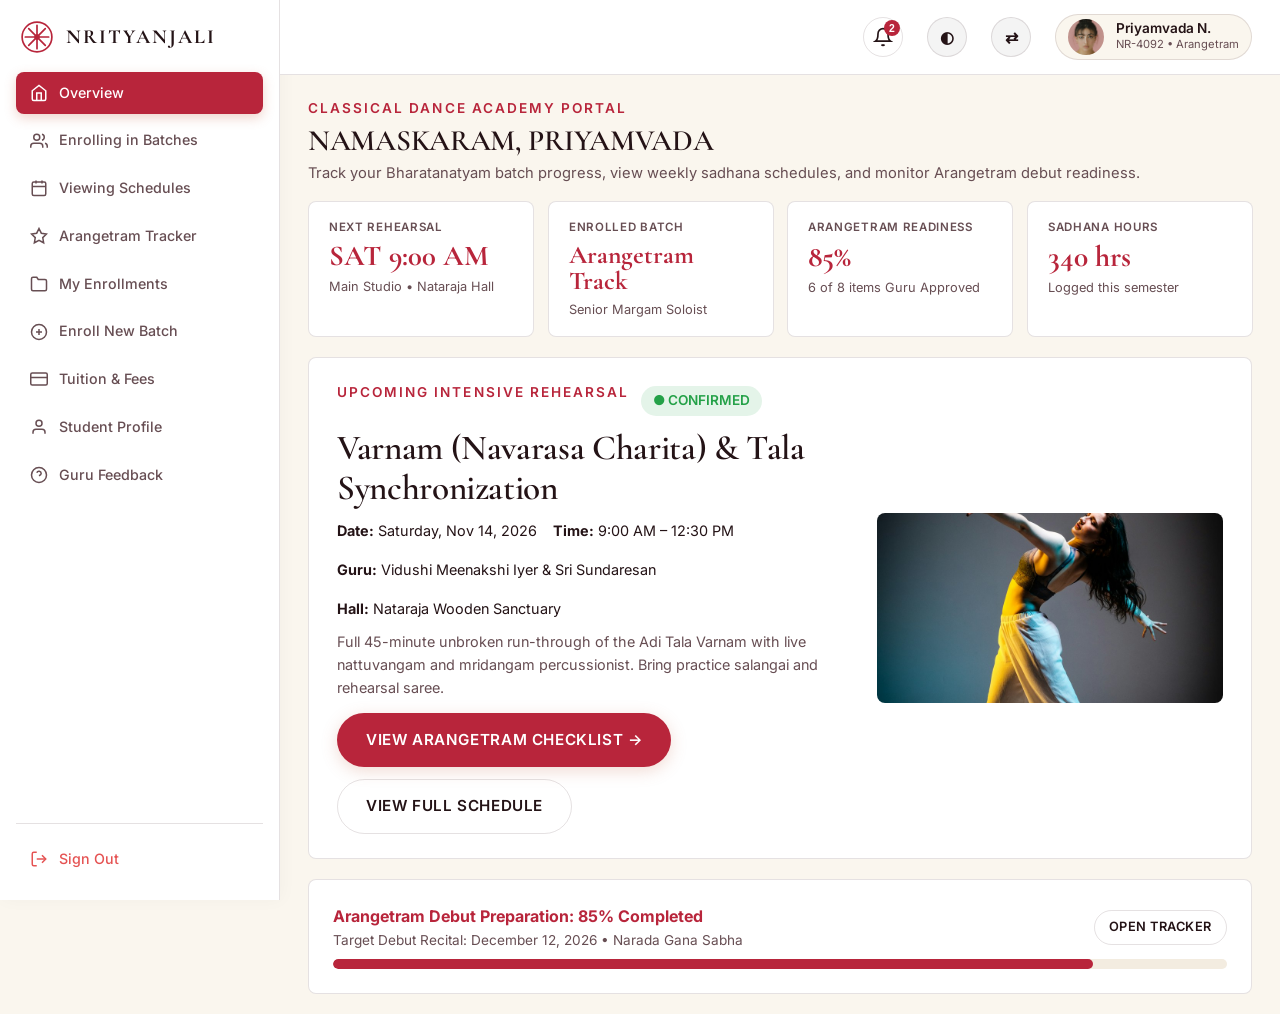
<file: dashboard.html>
<!DOCTYPE html>
<html lang="en" data-theme="light" dir="ltr">
<head>
  <meta charset="UTF-8">
  <meta name="viewport" content="width=device-width, initial-scale=1.0">
  <title>Student Portal | Nrityanjali Academy of Classical Dance</title>
  <meta name="description" content="Student dashboard for enrolling in Bharatanatyam batches, viewing weekly class & rehearsal schedules, and tracking Arangetram graduation preparation.">
  <link rel="icon" type="image/svg+xml" href="assets/images/favicon.svg">
  <link rel="stylesheet" href="assets/css/dashboard.css">
</head>
<body class="dashboard-body">

  <!-- DASHBOARD SIDEBAR (DESKTOP & MOBILE OFF-CANVAS) -->
  <aside class="dashboard-sidebar">
    <div class="sidebar-header">
      <a href="index.html" class="brand-logo">
        <svg class="logo-icon" viewBox="0 0 32 32" fill="none" xmlns="http://www.w3.org/2000/svg">
          <circle cx="16" cy="16" r="14" stroke="currentColor" stroke-width="1.6"/>
          <path d="M16 5V27M5 16H27M8.2 8.2L23.8 23.8M23.8 8.2L8.2 23.8" stroke="currentColor" stroke-width="1.6" stroke-linecap="round"/>
          <circle cx="16" cy="16" r="2.6" fill="currentColor"/>
        </svg>
        <div class="brand-text">
          <span class="brand-name">NRITYANJALI</span>
        </div>
      </a>
      <button id="dash-sidebar-close" class="sidebar-close-btn" aria-label="Close Navigation">
        <svg viewBox="0 0 24 24" fill="none" stroke="currentColor" stroke-width="2" style="width: 20px; height: 20px;"><path d="M18 6L6 18M6 6l12 12"/></svg>
      </button>
    </div>

    <ul class="sidebar-menu">
      <li>
        <a href="#overview" class="sidebar-menu-link js-dash-tab active" data-tab="overview">
          <svg viewBox="0 0 24 24" fill="none" stroke="currentColor" stroke-width="2"><path d="M3 9l9-7 9 7v11a2 2 0 0 1-2 2H5a2 2 0 0 1-2-2z"/><polyline points="9 22 9 12 15 12 15 22"/></svg>
          <span>Overview</span>
        </a>
      </li>
      <li>
        <a href="#batches" class="sidebar-menu-link js-dash-tab" data-tab="batches">
          <svg viewBox="0 0 24 24" fill="none" stroke="currentColor" stroke-width="2"><path d="M17 21v-2a4 4 0 0 0-4-4H5a4 4 0 0 0-4 4v2"/><circle cx="9" cy="7" r="4"/><path d="M23 21v-2a4 4 0 0 0-3-3.87"/><path d="M16 3.13a4 4 0 0 1 0 7.75"/></svg>
          <span>Enrolling in Batches</span>
        </a>
      </li>
      <li>
        <a href="#schedules" class="sidebar-menu-link js-dash-tab" data-tab="schedules">
          <svg viewBox="0 0 24 24" fill="none" stroke="currentColor" stroke-width="2"><rect x="3" y="4" width="18" height="18" rx="2" ry="2"/><line x1="16" y1="2" x2="16" y2="6"/><line x1="8" y1="2" x2="8" y2="6"/><line x1="3" y1="10" x2="21" y2="10"/></svg>
          <span>Viewing Schedules</span>
        </a>
      </li>
      <li>
        <a href="#arangetram" class="sidebar-menu-link js-dash-tab" data-tab="arangetram">
          <svg viewBox="0 0 24 24" fill="none" stroke="currentColor" stroke-width="2"><polygon points="12 2 15.09 8.26 22 9.27 17 14.14 18.18 21.02 12 17.77 5.82 21.02 7 14.14 2 9.27 8.91 8.26 12 2"/></svg>
          <span>Arangetram Tracker</span>
        </a>
      </li>
      <li>
        <a href="#bookings" class="sidebar-menu-link js-dash-tab" data-tab="bookings">
          <svg viewBox="0 0 24 24" fill="none" stroke="currentColor" stroke-width="2"><path d="M22 19a2 2 0 0 1-2 2H4a2 2 0 0 1-2-2V5a2 2 0 0 1 2-2h5l2 3h9a2 2 0 0 1 2 2z"/></svg>
          <span>My Enrollments</span>
        </a>
      </li>
      <li>
        <a href="#book-wizard" class="sidebar-menu-link js-dash-tab" data-tab="book-wizard">
          <svg viewBox="0 0 24 24" fill="none" stroke="currentColor" stroke-width="2"><circle cx="12" cy="12" r="10"/><line x1="12" y1="8" x2="12" y2="16"/><line x1="8" y1="12" x2="16" y2="12"/></svg>
          <span>Enroll New Batch</span>
        </a>
      </li>
      <li>
        <a href="#payments" class="sidebar-menu-link js-dash-tab" data-tab="payments">
          <svg viewBox="0 0 24 24" fill="none" stroke="currentColor" stroke-width="2"><rect x="1" y="4" width="22" height="16" rx="2" ry="2"/><line x1="1" y1="10" x2="23" y2="10"/></svg>
          <span>Tuition & Fees</span>
        </a>
      </li>
      <li>
        <a href="#profile" class="sidebar-menu-link js-dash-tab" data-tab="profile">
          <svg viewBox="0 0 24 24" fill="none" stroke="currentColor" stroke-width="2"><path d="M20 21v-2a4 4 0 0 0-4-4H8a4 4 0 0 0-4 4v2"/><circle cx="12" cy="7" r="4"/></svg>
          <span>Student Profile</span>
        </a>
      </li>
      <li>
        <a href="#support" class="sidebar-menu-link js-dash-tab" data-tab="support">
          <svg viewBox="0 0 24 24" fill="none" stroke="currentColor" stroke-width="2"><circle cx="12" cy="12" r="10"/><path d="M9.09 9a3 3 0 0 1 5.83 1c0 2-3 3-3 3"/><line x1="12" y1="17" x2="12.01" y2="17"/></svg>
          <span>Guru Feedback</span>
        </a>
      </li>
    </ul>

    <div class="sidebar-footer">
      
      <a href="index.html" class="sidebar-menu-link js-logout-btn" style="color: #E55353;">
        <svg viewBox="0 0 24 24" fill="none" stroke="currentColor" stroke-width="2"><path d="M9 21H5a2 2 0 0 1-2-2V5a2 2 0 0 1 2-2h4"/><polyline points="16 17 21 12 16 7"/><line x1="21" y1="12" x2="9" y2="12"/></svg>
        <span>Sign Out</span>
      </a>
    </div>
  </aside>

  <!-- MOBILE SIDEBAR BACKDROP OVERLAY -->
  <div id="dash-sidebar-backdrop" class="sidebar-backdrop"></div>

  <!-- DASHBOARD MAIN CONTAINER -->
  <main class="dashboard-main">

    <!-- TOPBAR -->
    <header class="dashboard-topbar">
      <div class="topbar-left">
        <button id="dash-hamburger" class="mobile-hamburger" aria-label="Toggle Navigation">
          <svg viewBox="0 0 24 24" fill="none" stroke="currentColor" stroke-width="2" style="width: 22px; height: 22px;"><path d="M4 6h16M4 12h16M4 18h16"/></svg>
        </button>
      </div>

      <div class="topbar-actions">
        <!-- NOTIFICATIONS DROPDOWN -->
        <div class="notif-wrapper">
          <button id="notif-toggle-btn" class="notif-btn" aria-label="Notifications">
            <svg viewBox="0 0 24 24" fill="none" stroke="currentColor" stroke-width="2" style="width: 20px; height: 20px;"><path d="M18 8A6 6 0 0 0 6 8c0 7-3 9-3 9h18s-3-2-3-9"/><path d="M13.73 21a2 2 0 0 1-3.46 0"/></svg>
            <span class="notif-badge-count">2</span>
          </button>
          <div id="notif-dropdown" class="notif-dropdown">
            <div class="notif-header">
              <span>Academy Notifications</span>
              <button id="mark-all-read" style="background: none; border: none; color: var(--terracotta-bloom); font-size: 0.75rem; cursor: pointer;">Mark Read</button>
            </div>
            <ul class="notif-list">
              <li class="notif-item unread">
                <strong>REHEARSAL REMINDER</strong>
                <span>Varnam Stage Rehearsal with Guru Vidushi Meenakshi is this Saturday at 9:00 AM.</span>
              </li>
              <li class="notif-item unread">
                <strong>ARANGETRAM ORCHESTRA SYNC</strong>
                <span>Mridangam and Nattuvangam coordination slot confirmed for Nov 21.</span>
              </li>
              <li class="notif-item">
                <strong>SALANGAI POOJA NOTICE</strong>
                <span>Consecration ceremony date finalized: Nov 18 at Kapaleeshwarar Temple.</span>
              </li>
            </ul>
          </div>
        </div>

        <button class="ctrl-btn js-theme-toggle" aria-label="Toggle Theme" title="Toggle Theme" style="color: var(--text-main); border-color: var(--border-color);">
          <span>◐</span>
        </button>
        <button class="ctrl-btn js-rtl-toggle" aria-label="Toggle Direction" title="Toggle Direction" style="color: var(--text-main); border-color: var(--border-color);">
          <span>⇄</span>
        </button>

        <!-- STUDENT AVATAR BADGE -->
        <div class="guest-profile-badge">
          <img src="assets/images/student-avatar-2.jpg" alt="Priyamvada Natarajan avatar" class="guest-avatar-img">
          <div class="guest-info">
            <span class="guest-name">Priyamvada N.</span>
            <span class="guest-id">NR-4092 • Arangetram</span>
          </div>
        </div>
      </div>
    </header>

    <!-- CONTENT AREA WITH TABBED VIEWS -->
    <div class="dashboard-content-container">

      <!-- ==========================================
           TAB 01: OVERVIEW
           ========================================== -->
      <section id="tab-overview" class="tab-view active">
        <div class="dash-welcome-header" style="margin-bottom: 16px;">
          <span class="section-tag" style="margin-bottom: 4px;">CLASSICAL DANCE ACADEMY PORTAL</span>
          <h1 style="font-size: 1.85rem; margin-bottom: 4px;">NAMASKARAM, PRIYAMVADA</h1>
          <p style="font-size: 0.92rem; color: var(--text-muted);">Track your Bharatanatyam batch progress, view weekly sadhana schedules, and monitor Arangetram debut readiness.</p>
        </div>

        <!-- KPI SUMMARY CARDS -->
        <div class="kpi-grid">
          <div class="kpi-card hover-petal-card">
            <span class="kpi-label">NEXT REHEARSAL</span>
            <div class="kpi-value" style="font-size: 1.8rem;">SAT 9:00 AM</div>
            <span class="kpi-subtext">Main Studio • Nataraja Hall</span>
          </div>

          <div class="kpi-card hover-petal-card">
            <span class="kpi-label">ENROLLED BATCH</span>
            <div class="kpi-value" style="font-size: 1.6rem;">Arangetram Track</div>
            <span class="kpi-subtext">Senior Margam Soloist</span>
          </div>

          <div class="kpi-card hover-petal-card">
            <span class="kpi-label">ARANGETRAM READINESS</span>
            <div class="kpi-value">85%</div>
            <span class="kpi-subtext">6 of 8 items Guru Approved</span>
          </div>

          <div class="kpi-card hover-petal-card">
            <span class="kpi-label">SADHANA HOURS</span>
            <div class="kpi-value">340 hrs</div>
            <span class="kpi-subtext">Logged this semester</span>
          </div>
        </div>

        <!-- FEATURED NEXT REHEARSAL PANEL -->
        <div class="featured-workshop-panel hover-petal-card">
          <div class="workshop-panel-content">
            <div class="workshop-header-badges">
              <span class="section-tag">UPCOMING INTENSIVE REHEARSAL</span>
              <span class="workshop-badge-status">● CONFIRMED</span>
            </div>
            <h2>Varnam (Navarasa Charita) &amp; Tala Synchronization</h2>
            <div class="workshop-meta-grid">
              <div class="meta-item"><strong>Date:</strong> Saturday, Nov 14, 2026</div>
              <div class="meta-item"><strong>Time:</strong> 9:00 AM – 12:30 PM</div>
              <div class="meta-item"><strong>Guru:</strong> Vidushi Meenakshi Iyer &amp; Sri Sundaresan</div>
              <div class="meta-item"><strong>Hall:</strong> Nataraja Wooden Sanctuary</div>
            </div>
            <p class="workshop-desc">
              Full 45-minute unbroken run-through of the Adi Tala Varnam with live nattuvangam and mridangam percussionist. Bring practice salangai and rehearsal saree.
            </p>
            <div class="workshop-action-buttons">
              <a href="#" class="btn btn-primary" data-switch-tab="arangetram">VIEW ARANGETRAM CHECKLIST →</a>
              <a href="#" class="btn btn-secondary" data-switch-tab="schedules">VIEW FULL SCHEDULE</a>
            </div>
          </div>
          <div class="image-leaf-container workshop-panel-image">
            <img src="assets/images/program-arangetram.jpg" alt="Bharatanatyam arangetram dancer in stage lighting">
          </div>
        </div>

        <!-- QUICK ARANGETRAM PROGRESS BANNER -->
        <div class="arangetram-quick-banner" style="background: var(--bg-surface); border: 1px solid var(--border-color); border-radius: var(--radius-md); padding: var(--space-md); margin-top: 20px;">
          <div class="arangetram-quick-content" style="display: flex; justify-content: space-between; align-items: center; margin-bottom: 8px;">
            <div>
              <strong style="color: var(--terracotta-bloom); font-size: 1rem;">Arangetram Debut Preparation: 85% Completed</strong>
              <div style="font-size: 0.85rem; color: var(--text-muted);">Target Debut Recital: December 12, 2026 • Narada Gana Sabha</div>
            </div>
            <a href="#" class="btn btn-secondary arangetram-quick-btn" style="padding: 6px 14px; font-size: 0.8rem;" data-switch-tab="arangetram">Open Tracker</a>
          </div>
          <div style="background: var(--bg-surface-elevated); height: 10px; border-radius: 999px; overflow: hidden;">
            <div style="background: var(--terracotta-bloom); height: 100%; width: 85%; border-radius: 999px; transition: width 0.5s ease;"></div>
          </div>
        </div>
      </section>

      <!-- ==========================================
           TAB 02: ENROLLING IN BATCHES
           ========================================== -->
      <section id="tab-batches" class="tab-view">
        <div class="tab-header-row">
          <div class="tab-header-text">
            <h2>ENROLLING IN BATCHES</h2>
            <p>Explore current academy batches by skill level, join specialized masterclasses, or switch your ongoing batch.</p>
          </div>
          <a href="#" class="btn btn-primary" data-switch-tab="book-wizard">+ ENROLL IN NEW BATCH</a>
        </div>

        <!-- BATCH CARDS GRID -->
        <div class="batch-cards-grid">
          
          <!-- Batch 1: Prarambhik -->
          <div class="batch-enroll-card hover-petal-card">
            <div class="batch-card-header">
              <span class="section-tag">LEVEL 1 • BEGINNERS</span>
              <span class="batch-price">$120 / mo</span>
            </div>
            <h3>Prarambhik — Adavu &amp; Tala Foundation</h3>
            <p class="batch-desc">
              Master the foundational 64 adavus, Aramandi posture, Asamyuta hand gestures (mudras), and basic Adi Talam recitation.
            </p>
            <div class="batch-meta">
              <div><strong>Schedule:</strong> Mon &amp; Wed • 4:00 PM – 5:15 PM</div>
              <div><strong>Guru:</strong> Vidushi Priyadarshini Rao</div>
              <div><strong>Prerequisite:</strong> Age 6+ or beginners of any age</div>
            </div>
            <button class="btn btn-secondary batch-enroll-btn" onclick="showDashToast('Prarambhik Foundation batch selected. Request sent to Guru.');">
              ENROLL IN PRARAMBHIK BATCH →
            </button>
          </div>

          <!-- Batch 2: Madhyama -->
          <div class="batch-enroll-card hover-petal-card">
            <div class="batch-card-header">
              <span class="section-tag">LEVEL 2 • INTERMEDIATE</span>
              <span class="batch-price">$180 / mo</span>
            </div>
            <h3>Madhyama — Jatiswaram &amp; Shabdam</h3>
            <p class="batch-desc">
              Fast-paced teermanams, complex korvais, Sanchari bhava storytelling, and musical synchronization in Kalyani &amp; Vasantha ragams.
            </p>
            <div class="batch-meta">
              <div><strong>Schedule:</strong> Tue &amp; Thu • 5:30 PM – 7:00 PM</div>
              <div><strong>Guru:</strong> Guru Sri V. Sundaresan</div>
              <div><strong>Prerequisite:</strong> 2+ years of completed Adavu training</div>
            </div>
            <button class="btn btn-secondary batch-enroll-btn" onclick="showDashToast('Madhyama batch enrollment request submitted.');">
              ENROLL IN MADHYAMA BATCH →
            </button>
          </div>

          <!-- Batch 3: Visharad -->
          <div class="batch-enroll-card hover-petal-card">
            <div class="batch-card-header">
              <span class="section-tag">LEVEL 3 • ADVANCED</span>
              <span class="batch-price">$240 / mo</span>
            </div>
            <h3>Visharad — Margam Repertoire &amp; Abhinaya</h3>
            <p class="batch-desc">
              Complete traditional Margam suite: Grand Varnams, expressive Padams, Javalis, and intricate Dhanashree Tillanas.
            </p>
            <div class="batch-meta">
              <div><strong>Schedule:</strong> Wed &amp; Fri • 6:00 PM – 7:30 PM</div>
              <div><strong>Guru:</strong> Vidushi Meenakshi Iyer</div>
              <div><strong>Prerequisite:</strong> Audition or Madhyama certification</div>
            </div>
            <button class="btn btn-secondary batch-enroll-btn" onclick="showDashToast('Visharad repertoire enrollment requested.');">
              ENROLL IN VISHARAD BATCH →
            </button>
          </div>

          <!-- Batch 4: Arangetram Intensive (Current) -->
          <div class="batch-enroll-card hover-petal-card enrolled-active">
            <div class="batch-card-header">
              <span class="workshop-badge-status">● CURRENTLY ENROLLED</span>
              <span class="batch-price">Mentorship</span>
            </div>
            <h3>Arangetram Intensive Soloist Debut</h3>
            <p class="batch-desc">
              One-on-one guru mentorship, live 5-piece Carnatic orchestra coordination, stage stamina, Salangai Pooja, and full graduation recital preparation.
            </p>
            <div class="batch-meta">
              <div><strong>Schedule:</strong> Saturdays 9:00 AM – 1:00 PM + 1-on-1 Slots</div>
              <div><strong>Guru:</strong> Guru Dr. Rukmini Rajagopalan &amp; Vidushi Meenakshi</div>
              <div><strong>Status:</strong> Active Solo Candidate (Debut Dec 2026)</div>
            </div>
            <button class="btn btn-primary batch-enroll-btn" data-switch-tab="arangetram">
              VIEW ARANGETRAM TRACKER →
            </button>
          </div>

        </div>
      </section>

      <!-- ==========================================
           TAB 03: VIEWING SCHEDULES
           ========================================== -->
      <section id="tab-schedules" class="tab-view">
        <div class="tab-header-row">
          <div class="tab-header-text">
            <h2>VIEWING SCHEDULES</h2>
            <p>Your personalized weekly class timetable, guru one-on-one sessions, and orchestra rehearsals.</p>
          </div>
          <button class="btn btn-secondary" onclick="showDashToast('Schedule synced to Google & Apple Calendar.');">
            📅 SYNC TO CALENDAR
          </button>
        </div>

        <!-- WEEKLY SCHEDULE TABLE -->
        <div class="table-responsive-wrapper">
          <table class="dashboard-schedule-table">
            <thead>
              <tr>
                <th class="col-datetime">Day &amp; Time</th>
                <th class="col-session">Class / Rehearsal Session</th>
                <th class="col-faculty">Guru / Faculty</th>
                <th class="col-hall">Studio Hall</th>
                <th class="col-type">Type</th>
                <th class="col-action">Action</th>
              </tr>
            </thead>
            <tbody>
              <tr>
                <td class="col-datetime"><strong>Monday</strong><br><span style="font-size: 0.82rem; color: var(--text-muted);">5:30 PM – 7:00 PM</span></td>
                <td class="col-session"><strong>Varnam Footwork &amp; Teermanams</strong><br><span style="font-size: 0.8rem; color: var(--text-muted);">Adi Talam Jathi speed drills</span></td>
                <td class="col-faculty">Vidushi Meenakshi Iyer</td>
                <td class="col-hall">Nataraja Sanctuary</td>
                <td class="col-type"><span class="workshop-badge-status">● Core Batch</span></td>
                <td class="col-action"><button class="btn btn-secondary" onclick="showDashToast('Lesson notes opened.');">Notes</button></td>
              </tr>
              <tr>
                <td class="col-datetime"><strong>Wednesday</strong><br><span style="font-size: 0.82rem; color: var(--text-muted);">5:30 PM – 7:00 PM</span></td>
                <td class="col-session"><strong>Abhinaya &amp; Sanchari Bhava</strong><br><span style="font-size: 0.8rem; color: var(--text-muted);">Padams &amp; Ashtapadi expressions</span></td>
                <td class="col-faculty">Vidushi Meenakshi Iyer</td>
                <td class="col-hall">Saraswati Studio</td>
                <td class="col-type"><span class="workshop-badge-status">● Core Batch</span></td>
                <td class="col-action"><button class="btn btn-secondary" onclick="showDashToast('Lyrics & Artham opened.');">Lyrics</button></td>
              </tr>
              <tr>
                <td class="col-datetime"><strong>Thursday</strong><br><span style="font-size: 0.82rem; color: var(--text-muted);">6:00 PM – 7:15 PM</span></td>
                <td class="col-session"><strong>Nattuvangam &amp; Sollukattu Lab</strong><br><span style="font-size: 0.8rem; color: var(--text-muted);">Rhythmic recitation &amp; cymbals</span></td>
                <td class="col-faculty">Guru Sri V. Sundaresan</td>
                <td class="col-hall">Tala Chamber</td>
                <td class="col-type"><span class="workshop-badge-status" style="background: rgba(36, 53, 42, 0.1); color: var(--text-main);">● Tala Lab</span></td>
                <td class="col-action"><button class="btn btn-secondary" onclick="showDashToast('Tala audio track playing.');">Audio</button></td>
              </tr>
              <tr style="background: var(--bg-surface-elevated);">
                <td class="col-datetime"><strong>Saturday</strong><br><span style="font-size: 0.82rem; color: var(--terracotta-bloom); font-weight: 700;">9:00 AM – 12:30 PM</span></td>
                <td class="col-session"><strong>Full Margam Orchestra Rehearsal</strong><br><span style="font-size: 0.8rem; color: var(--text-muted);">With Mridangam, Violin &amp; Flute</span></td>
                <td class="col-faculty">Full Faculty Ensemble</td>
                <td class="col-hall">Main Auditorium Hall</td>
                <td class="col-type"><span class="workshop-badge-status" style="background: var(--terracotta-bloom); color: #fff;">★ Arangetram</span></td>
                <td class="col-action"><button class="btn btn-primary" onclick="showDashToast('Orchestra sequence loaded.');">Sequence</button></td>
              </tr>
            </tbody>
          </table>
        </div>

        <div class="schedule-cta-card">
          <div class="schedule-cta-text">
            <strong>Need to schedule an extra 1-on-1 practice slot with your Guru?</strong>
            <p>Senior Arangetram aspirants receive two dedicated 45-minute private coaching slots per week.</p>
          </div>
          <button class="btn btn-primary" onclick="showDashToast('Private coaching request sent to Guru Meenakshi.');">
            + REQUEST 1-ON-1 SLOT
          </button>
        </div>
      </section>

      <!-- ==========================================
           TAB 04: TRACKING ARANGETRAM PREPARATION
           ========================================== -->
      <section id="tab-arangetram" class="tab-view">
        <div class="tab-header-row">
          <div class="tab-header-text">
            <h2>TRACKING ARANGETRAM PREPARATION</h2>
            <p>Item-by-item Margam repertoire checklist, orchestra synchronization, and stage milestone tracker.</p>
          </div>
          <div style="background: var(--bg-surface); padding: 8px 16px; border-radius: var(--radius-md); border: 1px solid var(--border-color); display: flex; align-items: center; gap: 10px; flex-shrink: 0;">
            <span style="font-size: 0.85rem; color: var(--text-muted);">Overall Readiness:</span>
            <span id="arangetram-progress-pct" style="font-size: 1.3rem; font-weight: 700; color: var(--terracotta-bloom);">85%</span>
          </div>
        </div>

        <!-- PROGRESS BAR -->
        <div class="arangetram-target-box" style="background: var(--bg-surface); border: 1px solid var(--border-color); border-radius: var(--radius-md); padding: 18px; margin-bottom: 24px;">
          <div class="arangetram-target-meta" style="display: flex; justify-content: space-between; font-size: 0.85rem; margin-bottom: 8px;">
            <span>Target Debut Recital: <strong>December 12, 2026</strong></span>
            <span>Venue: <strong>Narada Gana Sabha Main Auditorium, Chennai</strong></span>
          </div>
          <div style="background: var(--bg-surface-elevated); height: 12px; border-radius: 999px; overflow: hidden;">
            <div id="arangetram-progress-bar" style="background: var(--terracotta-bloom); height: 100%; width: 85%; border-radius: 999px; transition: width 0.4s ease;"></div>
          </div>
        </div>

        <!-- REPERTOIRE CHECKLIST -->
        <h3 style="font-size: 1.25rem; margin-bottom: 12px; color: var(--text-main);">1. Traditional Margam Repertoire Suite</h3>
        <p style="font-size: 0.88rem; color: var(--text-muted); margin-bottom: 16px;">
          Every item must be individually evaluated and certified by the Artistic Director and Nattuvangam Guru. Click checkbox to update status.
        </p>

        <div style="display: flex; flex-direction: column; gap: 12px; margin-bottom: 30px;">
          
          <!-- Item 1: Pushpanjali -->
          <div class="repertoire-row" style="background: var(--bg-surface); border: 1px solid var(--border-color); border-radius: var(--radius-md); padding: 14px 18px; display: flex; align-items: center; justify-content: space-between; flex-wrap: wrap; gap: 12px;">
            <div style="display: flex; align-items: center; gap: 14px;">
              <input type="checkbox" class="js-arangetram-check" id="item-pushpanjali" checked style="width: 18px; height: 18px; accent-color: var(--terracotta-bloom); cursor: pointer;">
              <div>
                <label for="item-pushpanjali" style="font-weight: 700; font-size: 0.98rem; cursor: pointer;">01. Pushpanjali & Alarippu</label>
                <div style="font-size: 0.8rem; color: var(--text-muted);">Ragam: Nattai • Talam: Misra Chapu • Duration: 8 mins</div>
              </div>
            </div>
            <div style="display: flex; align-items: center; gap: 12px;">
              <span class="workshop-badge-status" style="background: rgba(36, 53, 42, 0.1); color: var(--botanical-deep);">✓ GURU APPROVED</span>
              <span style="font-size: 0.82rem; color: var(--text-muted);">Mastered in 3 speeds</span>
            </div>
          </div>

          <!-- Item 2: Jatiswaram -->
          <div class="repertoire-row" style="background: var(--bg-surface); border: 1px solid var(--border-color); border-radius: var(--radius-md); padding: 14px 18px; display: flex; align-items: center; justify-content: space-between; flex-wrap: wrap; gap: 12px;">
            <div style="display: flex; align-items: center; gap: 14px;">
              <input type="checkbox" class="js-arangetram-check" id="item-jatiswaram" checked style="width: 18px; height: 18px; accent-color: var(--terracotta-bloom); cursor: pointer;">
              <div>
                <label for="item-jatiswaram" style="font-weight: 700; font-size: 0.98rem; cursor: pointer;">02. Jatiswaram</label>
                <div style="font-size: 0.8rem; color: var(--text-muted);">Ragam: Kalyani • Talam: Rupaka • Duration: 12 mins</div>
              </div>
            </div>
            <div style="display: flex; align-items: center; gap: 12px;">
              <span class="workshop-badge-status" style="background: rgba(36, 53, 42, 0.1); color: var(--botanical-deep);">✓ GURU APPROVED</span>
              <span style="font-size: 0.82rem; color: var(--text-muted);">Swara footwork synchronized</span>
            </div>
          </div>

          <!-- Item 3: Shabdam -->
          <div class="repertoire-row" style="background: var(--bg-surface); border: 1px solid var(--border-color); border-radius: var(--radius-md); padding: 14px 18px; display: flex; align-items: center; justify-content: space-between; flex-wrap: wrap; gap: 12px;">
            <div style="display: flex; align-items: center; gap: 14px;">
              <input type="checkbox" class="js-arangetram-check" id="item-shabdam" checked style="width: 18px; height: 18px; accent-color: var(--terracotta-bloom); cursor: pointer;">
              <div>
                <label for="item-shabdam" style="font-weight: 700; font-size: 0.98rem; cursor: pointer;">03. Shabdam (Sarasijakshulu)</label>
                <div style="font-size: 0.8rem; color: var(--text-muted);">Ragam: Ragamalika • Talam: Misra Chapu • Duration: 10 mins</div>
              </div>
            </div>
            <div style="display: flex; align-items: center; gap: 12px;">
              <span class="workshop-badge-status" style="background: rgba(36, 53, 42, 0.1); color: var(--botanical-deep);">✓ GURU APPROVED</span>
              <span style="font-size: 0.82rem; color: var(--text-muted);">Introduction to Abhinaya</span>
            </div>
          </div>

          <!-- Item 4: Varnam (Centerpiece) -->
          <div class="repertoire-row" style="background: var(--bg-surface-elevated); border: 1.5px solid var(--terracotta-bloom); border-radius: var(--radius-md); padding: 14px 18px; display: flex; align-items: center; justify-content: space-between; flex-wrap: wrap; gap: 12px;">
            <div style="display: flex; align-items: center; gap: 14px;">
              <input type="checkbox" class="js-arangetram-check" id="item-varnam" checked style="width: 18px; height: 18px; accent-color: var(--terracotta-bloom); cursor: pointer;">
              <div>
                <label for="item-varnam" style="font-weight: 700; font-size: 0.98rem; color: var(--terracotta-bloom); cursor: pointer;">04. Varnam — Navarasa Charita (Centerpiece)</label>
                <div style="font-size: 0.8rem; color: var(--text-muted);">Ragam: Shanmukhapriya • Talam: Adi (2 Kalai) • Duration: 42 mins</div>
              </div>
            </div>
            <div style="display: flex; align-items: center; gap: 12px;">
              <span class="workshop-badge-status" style="background: var(--terracotta-bloom); color: #fff;">● POLISHING SANCHARIS</span>
              <span style="font-size: 0.82rem; color: var(--text-muted);">Teermanams locked • Sanchari 4 in refinement</span>
            </div>
          </div>

          <!-- Item 5: Padam -->
          <div class="repertoire-row" style="background: var(--bg-surface); border: 1px solid var(--border-color); border-radius: var(--radius-md); padding: 14px 18px; display: flex; align-items: center; justify-content: space-between; flex-wrap: wrap; gap: 12px;">
            <div style="display: flex; align-items: center; gap: 14px;">
              <input type="checkbox" class="js-arangetram-check" id="item-padam" checked style="width: 18px; height: 18px; accent-color: var(--terracotta-bloom); cursor: pointer;">
              <div>
                <label for="item-padam" style="font-weight: 700; font-size: 0.98rem; cursor: pointer;">05. Padam (Krishna Nee Begane)</label>
                <div style="font-size: 0.8rem; color: var(--text-muted);">Ragam: Yamunakalyani • Talam: Misra Chapu • Duration: 12 mins</div>
              </div>
            </div>
            <div style="display: flex; align-items: center; gap: 12px;">
              <span class="workshop-badge-status" style="background: rgba(36, 53, 42, 0.1); color: var(--botanical-deep);">✓ GURU APPROVED</span>
              <span style="font-size: 0.82rem; color: var(--text-muted);">Vatsalya & Bhakti Bhava</span>
            </div>
          </div>

          <!-- Item 6: Javali -->
          <div class="repertoire-row" style="background: var(--bg-surface); border: 1px solid var(--border-color); border-radius: var(--radius-md); padding: 14px 18px; display: flex; align-items: center; justify-content: space-between; flex-wrap: wrap; gap: 12px;">
            <div style="display: flex; align-items: center; gap: 14px;">
              <input type="checkbox" class="js-arangetram-check" id="item-javali" style="width: 18px; height: 18px; accent-color: var(--terracotta-bloom); cursor: pointer;">
              <div>
                <label for="item-javali" style="font-weight: 700; font-size: 0.98rem; cursor: pointer;">06. Javali / Ashtapadi (Kapi Ragam)</label>
                <div style="font-size: 0.8rem; color: var(--text-muted);">Ragam: Kapi • Talam: Adi • Duration: 8 mins</div>
              </div>
            </div>
            <div style="display: flex; align-items: center; gap: 12px;">
              <span class="workshop-badge-status" style="background: rgba(201, 111, 85, 0.15); color: var(--terracotta-bloom);">● FINAL TOUCHES</span>
              <span style="font-size: 0.82rem; color: var(--text-muted);">Scheduled evaluation: Nov 16</span>
            </div>
          </div>

          <!-- Item 7: Tillana -->
          <div class="repertoire-row" style="background: var(--bg-surface); border: 1px solid var(--border-color); border-radius: var(--radius-md); padding: 14px 18px; display: flex; align-items: center; justify-content: space-between; flex-wrap: wrap; gap: 12px;">
            <div style="display: flex; align-items: center; gap: 14px;">
              <input type="checkbox" class="js-arangetram-check" id="item-tillana" checked style="width: 18px; height: 18px; accent-color: var(--terracotta-bloom); cursor: pointer;">
              <div>
                <label for="item-tillana" style="font-weight: 700; font-size: 0.98rem; cursor: pointer;">07. Dhanashree Tillana (Maharaja Swathi Thirunal)</label>
                <div style="font-size: 0.8rem; color: var(--text-muted);">Ragam: Dhanashree • Talam: Adi • Duration: 10 mins</div>
              </div>
            </div>
            <div style="display: flex; align-items: center; gap: 12px;">
              <span class="workshop-badge-status" style="background: rgba(36, 53, 42, 0.1); color: var(--botanical-deep);">✓ STAGE READY</span>
              <span style="font-size: 0.82rem; color: var(--text-muted);">High-energy rhythm finish</span>
            </div>
          </div>

          <!-- Item 8: Mangalam -->
          <div class="repertoire-row" style="background: var(--bg-surface); border: 1px solid var(--border-color); border-radius: var(--radius-md); padding: 14px 18px; display: flex; align-items: center; justify-content: space-between; flex-wrap: wrap; gap: 12px;">
            <div style="display: flex; align-items: center; gap: 14px;">
              <input type="checkbox" class="js-arangetram-check" id="item-mangalam" checked style="width: 18px; height: 18px; accent-color: var(--terracotta-bloom); cursor: pointer;">
              <div>
                <label for="item-mangalam" style="font-weight: 700; font-size: 0.98rem; cursor: pointer;">08. Mangalam & Shloka Dedication</label>
                <div style="font-size: 0.8rem; color: var(--text-muted);">Ragam: Saurashtram • Talam: Adi • Duration: 5 mins</div>
              </div>
            </div>
            <div style="display: flex; align-items: center; gap: 12px;">
              <span class="workshop-badge-status" style="background: rgba(36, 53, 42, 0.1); color: var(--botanical-deep);">✓ STAGE READY</span>
              <span style="font-size: 0.82rem; color: var(--text-muted);">Final salutations to Nataraja & Gurus</span>
            </div>
          </div>

        </div>

        <!-- STAGE & ORCHESTRA PREPARATION MILESTONES -->
        <h3 style="font-size: 1.25rem; margin-bottom: 12px; color: var(--text-main);">2. Stage Logistics & Orchestra Milestones</h3>
        <div style="display: grid; grid-template-columns: repeat(auto-fit, minmax(280px, 1fr)); gap: 16px;">
          <div style="background: var(--bg-surface); border: 1px solid var(--border-color); border-radius: var(--radius-md); padding: 16px;">
            <strong style="color: var(--terracotta-bloom); display: block; margin-bottom: 4px;">Salangai Pooja (Bells Consecration)</strong>
            <p style="font-size: 0.85rem; color: var(--text-muted); margin-bottom: 8px;">Scheduled for Nov 18 at Sri Kapaleeshwarar Temple sanctum. Salangai blessed by Guru.</p>
            <span class="workshop-badge-status">● DATE LOCKED</span>
          </div>
          <div style="background: var(--bg-surface); border: 1px solid var(--border-color); border-radius: var(--radius-md); padding: 16px;">
            <strong style="color: var(--terracotta-bloom); display: block; margin-bottom: 4px;">Live Carnatic Orchestra Sync</strong>
            <p style="font-size: 0.85rem; color: var(--text-muted); margin-bottom: 8px;">Nattuvangam, Mridangam, Vocal, Violin, and Flute. 3 of 5 full rehearsals completed.</p>
            <span class="workshop-badge-status">● 3 / 5 SESSIONS COMPLETED</span>
          </div>
          <div style="background: var(--bg-surface); border: 1px solid var(--border-color); border-radius: var(--radius-md); padding: 16px;">
            <strong style="color: var(--terracotta-bloom); display: block; margin-bottom: 4px;">Kanchipuram Silk Costume Trial</strong>
            <p style="font-size: 0.85rem; color: var(--text-muted); margin-bottom: 8px;">Pleated crimson & mustard silk costume fitted. Temple jewelry set reserved.</p>
            <span class="workshop-badge-status">● 1ST TRIAL APPROVED</span>
          </div>
          <div style="background: var(--bg-surface); border: 1px solid var(--border-color); border-radius: var(--radius-md); padding: 16px;">
            <strong style="color: var(--terracotta-bloom); display: block; margin-bottom: 4px;">Auditorium & Sound Staging</strong>
            <p style="font-size: 0.85rem; color: var(--text-muted); margin-bottom: 8px;">Narada Gana Sabha Main Hall booked for Dec 12, 5:30 PM. Stage lighting designer assigned.</p>
            <span class="workshop-badge-status">● VENUE CONFIRMED</span>
          </div>
        </div>
      </section>

      <!-- ==========================================
           TAB 05: MY ENROLLMENTS / BOOKINGS
           ========================================== -->
      <section id="tab-bookings" class="tab-view">
        <div class="tab-header-row">
          <div class="tab-header-text">
            <h2>MY ENROLLED BATCHES &amp; SESSIONS</h2>
            <p>Active term registrations, rehearsal passes, and past completed training modules.</p>
          </div>
          <a href="#" class="btn btn-primary" data-switch-tab="book-wizard">+ ENROLL IN BATCH</a>
        </div>

        <div class="booking-cards-grid" style="display: grid; grid-template-columns: repeat(2, 1fr); gap: 20px;">
          <!-- Enrollment 1 -->
          <div class="booking-card hover-petal-card" style="background: var(--bg-surface); padding: var(--space-lg); border-radius: var(--radius-md); border: 1px solid var(--border-color); display: flex; justify-content: space-between; align-items: center; flex-wrap: wrap; gap: var(--space-md);">
            <div style="display: flex; gap: var(--space-md); align-items: center;">
              <div class="image-leaf-container" style="width: 100px; height: 80px; flex-shrink: 0;">
                <img src="assets/images/program-arangetram.jpg" alt="Arangetram coaching session">
              </div>
              <div>
                <span class="workshop-badge-status">● ACTIVE CANDIDATE</span>
                <h4 style="margin-block: 4px;">Arangetram Solo Debut Mentorship</h4>
                <div style="font-size: 0.85rem; color: var(--text-muted);">Term: Fall/Winter 2026 • Guru Vidushi Meenakshi • Ref: NR-AR-4092</div>
              </div>
            </div>
            <div class="booking-card-actions" style="display: flex; gap: 8px;">
              <button class="btn btn-secondary" style="padding: 8px 14px; font-size: 0.8rem;" onclick="showDashToast('Syllabus sheet opened.');">Syllabus</button>
              <button class="btn btn-primary" style="padding: 8px 14px; font-size: 0.8rem;" data-switch-tab="arangetram">Track Progress</button>
            </div>
          </div>

          <!-- Enrollment 2 -->
          <div class="booking-card hover-petal-card" style="background: var(--bg-surface); padding: var(--space-lg); border-radius: var(--radius-md); border: 1px solid var(--border-color); display: flex; justify-content: space-between; align-items: center; flex-wrap: wrap; gap: var(--space-md);">
            <div style="display: flex; gap: var(--space-md); align-items: center;">
              <div class="image-leaf-container" style="width: 100px; height: 80px; flex-shrink: 0;">
                <img src="assets/images/program-intermediate.jpg" alt="Varnam coaching session">
              </div>
              <div>
                <span class="workshop-badge-status">● ACTIVE BATCH</span>
                <h4 style="margin-block: 4px;">Madhyama Varnam & Footwork Masterclass</h4>
                <div style="font-size: 0.85rem; color: var(--text-muted);">Mon & Wed 5:30 PM • Ref: NR-MD-2026</div>
              </div>
            </div>
            <div class="booking-card-actions" style="display: flex; gap: 8px;">
              <button class="btn btn-secondary" style="padding: 8px 14px; font-size: 0.8rem;" onclick="showDashToast('Term fee receipt downloaded.');">Receipt</button>
              <button class="btn btn-primary" style="padding: 8px 14px; font-size: 0.8rem;" data-switch-tab="schedules">View Timings</button>
            </div>
          </div>
        </div>
      </section>

      <!-- ==========================================
           TAB 06: INTERACTIVE 5-STEP ENROLLMENT WIZARD
           ========================================== -->
      <section id="tab-book-wizard" class="tab-view">
        <div class="tab-header-text" style="margin-bottom: var(--space-lg);">
          <span class="section-tag">ONLINE ADMISSION PORTAL</span>
          <h2>ENROLL IN A CLASSICAL DANCE BATCH</h2>
          <p>Complete your semester enrollment or specialized masterclass registration in 5 simple steps.</p>
        </div>

        <div id="booking-wizard-container" class="booking-wizard-card hover-petal-card">
          <!-- WIZARD PROGRESS BAR & STEP NAV -->
          <div class="wizard-nav-wrapper" style="position: relative; margin-bottom: var(--space-2xl);">
            <div class="wizard-progress-track">
              <div class="wizard-progress-fill" id="wizard-progress-fill" style="width: 0%;"></div>
            </div>
            
            <div class="wizard-steps-nav">
              <div class="wizard-step-pill active" data-step="1">
                <span class="wizard-step-num">1</span>
                <span>Select Level</span>
              </div>
              <div class="wizard-step-pill" data-step="2">
                <span class="wizard-step-num">2</span>
                <span>Preferred Batch</span>
              </div>
              <div class="wizard-step-pill" data-step="3">
                <span class="wizard-step-num">3</span>
                <span>Class Timings</span>
              </div>
              <div class="wizard-step-pill" data-step="4">
                <span class="wizard-step-num">4</span>
                <span>Student Details</span>
              </div>
              <div class="wizard-step-pill" data-step="5">
                <span class="wizard-step-num">5</span>
                <span>Confirmation</span>
              </div>
            </div>
          </div>

          <!-- STEP 1: SELECT LEVEL -->
          <div class="wizard-step-card" data-step="1">
            <h3 style="font-size: 1.25rem; margin-bottom: 6px;">Step 1: Select Your Dance Program Level</h3>
            <p style="font-size: 0.85rem; color: var(--text-muted); margin-bottom: 16px;">Choose the appropriate level based on your prior Bharatanatyam experience.</p>

            <div class="wizard-select-group">
              <div class="wizard-select-item hover-petal-card selected" data-batch="Prarambhik (Beginners Adavu)" data-fee="$120 / Mo">
                <strong style="color: var(--terracotta-bloom); display: block;">Level 1 — Prarambhik</strong>
                <span style="font-size: 0.85rem; color: var(--text-muted);">Basic Adavus, Aramandi, Mudras & Tala. No prior experience needed.</span>
                <div style="margin-top: 8px; font-weight: 700;">$120 / month</div>
              </div>
              <div class="wizard-select-item hover-petal-card" data-batch="Madhyama (Intermediate Varnam)" data-fee="$180 / Mo">
                <strong style="color: var(--terracotta-bloom); display: block;">Level 2 — Madhyama</strong>
                <span style="font-size: 0.85rem; color: var(--text-muted);">Alarippu, Jatiswaram, Shabdam & expressive storytelling.</span>
                <div style="margin-top: 8px; font-weight: 700;">$180 / month</div>
              </div>
              <div class="wizard-select-item hover-petal-card" data-batch="Visharad (Advanced Margam)" data-fee="$240 / Mo">
                <strong style="color: var(--terracotta-bloom); display: block;">Level 3 — Visharad</strong>
                <span style="font-size: 0.85rem; color: var(--text-muted);">Complete Margam repertoire, Varnams, Padams & Tillanas.</span>
                <div style="margin-top: 8px; font-weight: 700;">$240 / month</div>
              </div>
              <div class="wizard-select-item hover-petal-card" data-batch="Arangetram Intensive Debut" data-fee="Comprehensive Mentorship">
                <strong style="color: var(--terracotta-bloom); display: block;">Level 4 — Arangetram Debut</strong>
                <span style="font-size: 0.85rem; color: var(--text-muted);">Solo recital coaching, live orchestra, Salangai Pooja & debut.</span>
                <div style="margin-top: 8px; font-weight: 700;">Solo Mentorship</div>
              </div>
            </div>

            <div style="display: flex; justify-content: flex-end;">
              <button class="btn btn-primary" data-wizard-next>CONTINUE TO BATCH SELECTION →</button>
            </div>
          </div>

          <!-- STEP 2: PREFERRED BATCH -->
          <div class="wizard-step-card" data-step="2" style="display: none;">
            <h3 style="font-size: 1.25rem; margin-bottom: 6px;">Step 2: Choose Your Training Batch</h3>
            <p style="font-size: 0.85rem; color: var(--text-muted); margin-bottom: 16px;">Select either weekday evening or weekend morning academy sessions.</p>

            <div class="wizard-select-group">
              <div class="wizard-select-item hover-petal-card selected">
                <strong style="display: block;">Weekday Batch (Mon & Wed)</strong>
                <span style="font-size: 0.85rem; color: var(--text-muted);">5:30 PM – 7:00 PM • Dedicated studio time after school/work</span>
              </div>
              <div class="wizard-select-item hover-petal-card">
                <strong style="display: block;">Weekend Intensive Batch (Sat & Sun)</strong>
                <span style="font-size: 0.85rem; color: var(--text-muted);">9:30 AM – 11:30 AM • Immersive 2-hour weekend sadhana</span>
              </div>
            </div>

            <div style="display: flex; justify-content: space-between;">
              <button class="btn btn-secondary" data-wizard-prev>← BACK</button>
              <button class="btn btn-primary" data-wizard-next>CONTINUE TO TIMINGS →</button>
            </div>
          </div>

          <!-- STEP 3: TIMINGS -->
          <div class="wizard-step-card" data-step="3" style="display: none;">
            <h3 style="font-size: 1.25rem; margin-bottom: 6px;">Step 3: Studio Hall & Faculty Allocation</h3>
            <p style="font-size: 0.85rem; color: var(--text-muted); margin-bottom: 16px;">Sessions take place in the sprung wooden Nataraja or Saraswati studios.</p>

            <div style="background: var(--bg-surface-elevated); padding: 18px; border-radius: var(--radius-md); margin-bottom: 24px;">
              <div><strong>Primary Studio:</strong> Nataraja Wooden Sanctuary (Ground Floor)</div>
              <div><strong>Faculty Lead:</strong> Vidushi Meenakshi Iyer (Senior Abhinaya Guru)</div>
              <div><strong>Batch Size:</strong> Maximum 10 disciples for dedicated individual attention</div>
            </div>

            <div style="display: flex; justify-content: space-between;">
              <button class="btn btn-secondary" data-wizard-prev>← BACK</button>
              <button class="btn btn-primary" data-wizard-next>STUDENT PROFILE →</button>
            </div>
          </div>

          <!-- STEP 4: STUDENT DETAILS -->
          <div class="wizard-step-card" data-step="4" style="display: none;">
            <h3 style="font-size: 1.25rem; margin-bottom: 6px;">Step 4: Confirm Student Details</h3>
            <p style="font-size: 0.85rem; color: var(--text-muted); margin-bottom: 16px;">Verify your academy admission contact information.</p>

            <div style="display: grid; grid-template-columns: 1fr 1fr; gap: 14px; margin-bottom: 24px;">
              <div class="form-group">
                <label>Student Full Name</label>
                <input type="text" class="form-control" value="Priyamvada Natarajan" readonly>
              </div>
              <div class="form-group">
                <label>Student ID</label>
                <input type="text" class="form-control" value="NR-4092" readonly>
              </div>
              <div class="form-group">
                <label>Emergency Contact</label>
                <input type="text" class="form-control" value="+1 (555) 234-5678">
              </div>
              <div class="form-group">
                <label>Prior Classical Training</label>
                <input type="text" class="form-control" value="6 Years Bharatanatyam (Kalakshetra style)">
              </div>
            </div>

            <div style="display: flex; justify-content: space-between;">
              <button class="btn btn-secondary" data-wizard-prev>← BACK</button>
              <button class="btn btn-primary" data-wizard-next>REVIEW & CONFIRM →</button>
            </div>
          </div>

          <!-- STEP 5: CONFIRMATION -->
          <div class="wizard-step-card" data-step="5" style="display: none;">
            <h3 style="font-size: 1.25rem; margin-bottom: 6px;">Step 5: Review & Complete Enrollment</h3>
            <p style="font-size: 0.85rem; color: var(--text-muted); margin-bottom: 16px;">Please review your batch selection before finalizing enrollment.</p>

            <div style="background: var(--bg-surface-elevated); padding: 20px; border-radius: var(--radius-md); margin-bottom: 24px; border: 1px solid var(--border-color);">
              <div style="display: flex; justify-content: space-between; margin-bottom: 8px;">
                <span>Selected Program:</span>
                <strong id="sum-batch" style="color: var(--terracotta-bloom);">Prarambhik (Beginners Adavu)</strong>
              </div>
              <div style="display: flex; justify-content: space-between; margin-bottom: 8px;">
                <span>Tuition Fee:</span>
                <strong id="sum-fee">$120 / Mo</strong>
              </div>
              <div style="display: flex; justify-content: space-between; margin-bottom: 8px;">
                <span>Student Name:</span>
                <span>Priyamvada Natarajan</span>
              </div>
              <div style="display: flex; justify-content: space-between;">
                <span>Commencement:</span>
                <span>Upcoming First Monday of the Month</span>
              </div>
            </div>

            <div style="display: flex; justify-content: space-between;">
              <button class="btn btn-secondary" data-wizard-prev>← BACK</button>
              <button id="wizard-confirm-btn" class="btn btn-primary">CONFIRM BATCH ENROLLMENT →</button>
            </div>
          </div>

        </div>
      </section>

      <!-- ==========================================
           TAB 07: TUITION & PAYMENTS
           ========================================== -->
      <section id="tab-payments" class="tab-view">
        <div class="tab-header-row">
          <div class="tab-header-text">
            <h2>TUITION &amp; PAYMENT HISTORY</h2>
            <p>View your monthly batch fee receipts, Arangetram orchestra deposits, and invoices.</p>
          </div>
          <button class="btn btn-primary" onclick="showDashToast('Redirecting to secure fee payment portal...');">
            PAY UPCOMING TUITION →
          </button>
        </div>

        <div class="table-responsive-wrapper">
          <table class="dashboard-invoice-table">
            <thead>
              <tr>
                <th class="col-inv-ref">Invoice Ref</th>
                <th class="col-inv-desc">Description</th>
                <th class="col-inv-date">Date</th>
                <th class="col-inv-amount">Amount</th>
                <th class="col-inv-status">Status</th>
                <th class="col-inv-action">Receipt</th>
              </tr>
            </thead>
            <tbody>
              <tr>
                <td class="col-inv-ref"><strong>INV-2026-1102</strong></td>
                <td class="col-inv-desc">November 2026 Monthly Intensive Tuition</td>
                <td class="col-inv-date">Nov 01, 2026</td>
                <td class="col-inv-amount" style="font-weight: 700;">$180.00</td>
                <td class="col-inv-status"><span class="workshop-badge-status">● PAID</span></td>
                <td class="col-inv-action"><button class="btn btn-secondary" onclick="showDashToast('Receipt PDF downloaded.');">Download</button></td>
              </tr>
              <tr>
                <td class="col-inv-ref"><strong>INV-2026-1014</strong></td>
                <td class="col-inv-desc">Arangetram 5-Piece Orchestra Rehearsal Deposit</td>
                <td class="col-inv-date">Oct 14, 2026</td>
                <td class="col-inv-amount" style="font-weight: 700;">$450.00</td>
                <td class="col-inv-status"><span class="workshop-badge-status">● PAID</span></td>
                <td class="col-inv-action"><button class="btn btn-secondary" onclick="showDashToast('Receipt PDF downloaded.');">Download</button></td>
              </tr>
              <tr>
                <td class="col-inv-ref"><strong>INV-2026-1001</strong></td>
                <td class="col-inv-desc">October 2026 Monthly Intensive Tuition</td>
                <td class="col-inv-date">Oct 01, 2026</td>
                <td class="col-inv-amount" style="font-weight: 700;">$180.00</td>
                <td class="col-inv-status"><span class="workshop-badge-status">● PAID</span></td>
                <td class="col-inv-action"><button class="btn btn-secondary" onclick="showDashToast('Receipt PDF downloaded.');">Download</button></td>
              </tr>
            </tbody>
          </table>
        </div>
      </section>
      </section>

      <!-- ==========================================
           TAB 08: STUDENT PROFILE
           ========================================== -->
      <section id="tab-profile" class="tab-view">
        <div class="tab-header-text" style="margin-bottom: var(--space-lg);">
          <span class="section-tag">DISCIPLE PROFILE</span>
          <h2>STUDENT & SADHANA RECORD</h2>
          <p>Maintain your student personal details, guru-shishya parampara lineage records, and certifications.</p>
        </div>

        <div style="background: var(--bg-surface); padding: 28px; border-radius: var(--radius-md); border: 1px solid var(--border-color); width: 100%;">
          <form id="profile-form">
            <div style="display: flex; align-items: center; gap: 20px; margin-bottom: 24px; flex-wrap: wrap;">
              <img src="assets/images/student-avatar-2.jpg" alt="Priyamvada" style="width: 84px; height: 84px; min-width: 84px; flex-shrink: 0; border-radius: 50%; object-fit: cover; border: 3px solid var(--terracotta-bloom);">
              <div>
                <h3 style="margin-bottom: 2px;">Priyamvada Natarajan</h3>
                <span style="font-size: 0.85rem; color: var(--text-muted);">Senior Disciple • Arangetram Debut Candidate 2026</span>
              </div>
            </div>

            <div style="display: grid; grid-template-columns: 1fr 1fr; gap: 16px; margin-bottom: 20px;">
              <div class="form-group">
                <label for="prof-name">Full Name</label>
                <input id="prof-name" type="text" class="form-control" value="Priyamvada Natarajan" required>
              </div>
              <div class="form-group">
                <label for="prof-email">Email Address</label>
                <input id="prof-email" type="email" class="form-control" value="priyamvada.dance@gmail.com" required>
              </div>
              <div class="form-group">
                <label for="prof-guru">Assigned Primary Guru</label>
                <input id="prof-guru" type="text" class="form-control" value="Guru Vidushi Meenakshi Iyer" readonly>
              </div>
              <div class="form-group">
                <label for="prof-tradition">Tradition / Bani</label>
                <input id="prof-tradition" type="text" class="form-control" value="Kalakshetra & Pandanallur Style" readonly>
              </div>
            </div>

            <button type="submit" class="btn btn-primary">SAVE PROFILE CHANGES →</button>
          </form>
        </div>
      </section>

      <!-- ==========================================
           TAB 09: GURU FEEDBACK & SUPPORT
           ========================================== -->
      <section id="tab-support" class="tab-view">
        <div class="tab-header-text" style="margin-bottom: var(--space-lg);">
          <span class="section-tag">GURU-SHISHYA MENTORSHIP</span>
          <h2>GURU FEEDBACK & NOTES</h2>
          <p>Recent technical corrections, tala observations, and direct guidance from your Gurus.</p>
        </div>

        <div style="display: grid; grid-template-columns: 1fr 1fr; gap: 20px;">
          <!-- Recent Guru Feedback Cards -->
          <div style="display: flex; flex-direction: column; gap: 14px;">
            <div style="background: var(--bg-surface); border: 1px solid var(--border-color); border-radius: var(--radius-md); padding: 18px;">
              <div style="display: flex; justify-content: space-between; margin-bottom: 8px;">
                <strong style="color: var(--terracotta-bloom);">Guru Vidushi Meenakshi Iyer</strong>
                <span style="font-size: 0.8rem; color: var(--text-muted);">2 days ago</span>
              </div>
              <p style="font-size: 0.88rem; line-height: 1.6; margin-bottom: 8px;">
                "Excellent depth in Aramandi during the 3rd speed teermanam of the Shanmukhapriya Varnam. In the sanchari where Yashoda sees the universe in Krishna's mouth, hold the Adbhuta (wonder) rasa in your eyes for two extra beats before concluding the cycle."
              </p>
              <span class="workshop-badge-status">● VARNAM CORRECTION</span>
            </div>

            <div style="background: var(--bg-surface); border: 1px solid var(--border-color); border-radius: var(--radius-md); padding: 18px;">
              <div style="display: flex; justify-content: space-between; margin-bottom: 8px;">
                <strong style="color: var(--terracotta-bloom);">Guru Sri V. Sundaresan (Nattuvangam)</strong>
                <span style="font-size: 0.8rem; color: var(--text-muted);">Nov 04, 2026</span>
              </div>
              <p style="font-size: 0.88rem; line-height: 1.6; margin-bottom: 8px;">
                "In the Dhanashree Tillana, keep the foot strikes sharply on the 'Dhi-thom' syllables. The mridangam sync in the fast speed was crisp. Continue practicing solkattu recitation at 120 BPM."
              </p>
              <span class="workshop-badge-status">● TALA & FOOTWORK</span>
            </div>
          </div>

          <!-- Send Message to Guru Form -->
          <div style="background: var(--bg-surface); border: 1px solid var(--border-color); border-radius: var(--radius-md); padding: 22px;">
            <h3 style="font-size: 1.15rem; margin-bottom: 6px;">SEND A NOTE TO YOUR GURU</h3>
            <p style="font-size: 0.85rem; color: var(--text-muted); margin-bottom: 16px;">Ask a question regarding your repertoire, tala cycle, or request video review.</p>

            <form onsubmit="event.preventDefault(); showDashToast('Message delivered to Guru Meenakshi. Review will be shared in class.');">
              <div class="form-group" style="margin-bottom: 12px;">
                <label for="supp-subject">Item / Repertoire Topic</label>
                <select id="supp-subject" class="form-control">
                  <option>Varnam (Navarasa Charita) Sanchari Clarification</option>
                  <option>Jatiswaram Speed 3 Footwork Question</option>
                  <option>Arangetram Orchestra Schedule Request</option>
                  <option>Salangai Pooja Arrangements</option>
                  <option>Costume Fitting & Temple Jewelry Query</option>
                </select>
              </div>

              <div class="form-group" style="margin-bottom: 16px;">
                <label for="supp-msg">Your Question or Sadhana Update *</label>
                <textarea id="supp-msg" class="form-control" rows="4" placeholder="Detail your query or share your practice video link for Guru feedback..." required></textarea>
              </div>

              <button type="submit" class="btn btn-primary" style="width: 100%;">
                SUBMIT MESSAGE TO GURU →
              </button>
            </form>
          </div>
        </div>
      </section>

    </div>
  </main>

  <script src="assets/js/dashboard.js"></script>
</body>
</html>
</file>
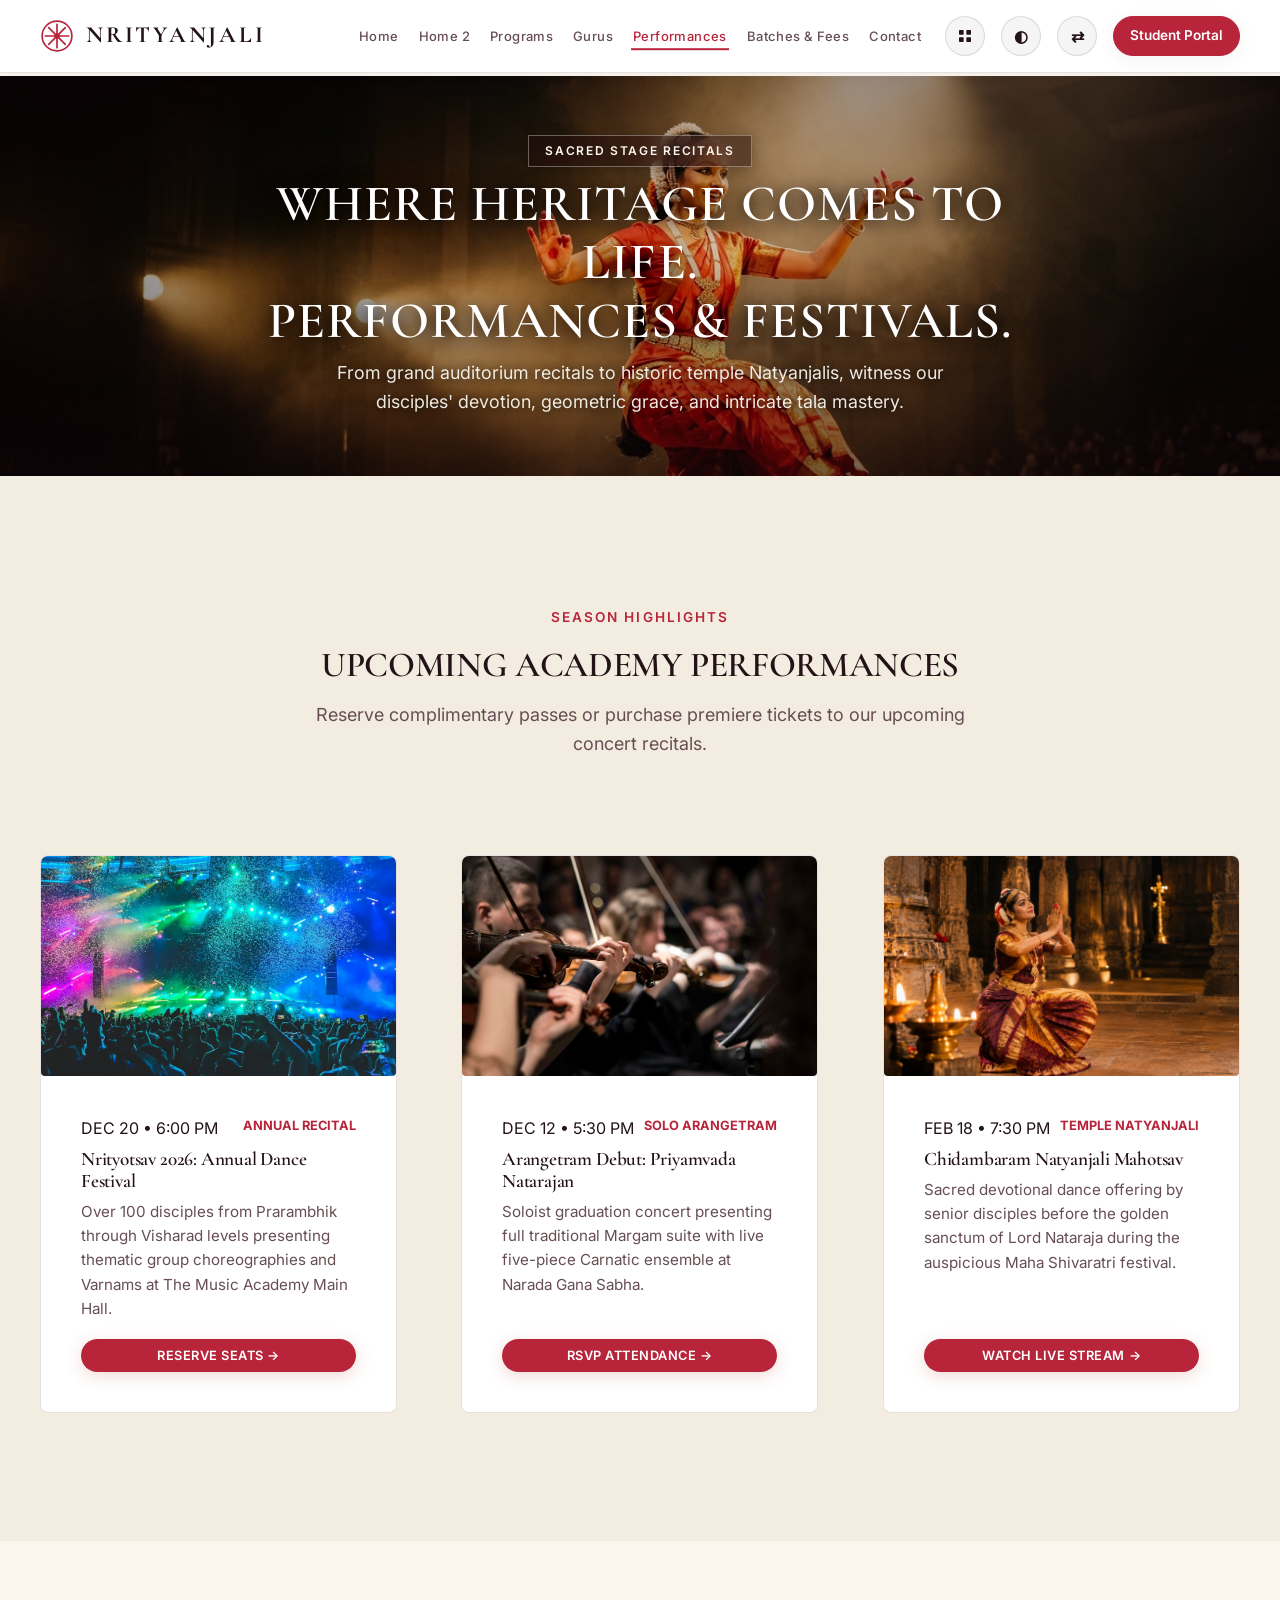
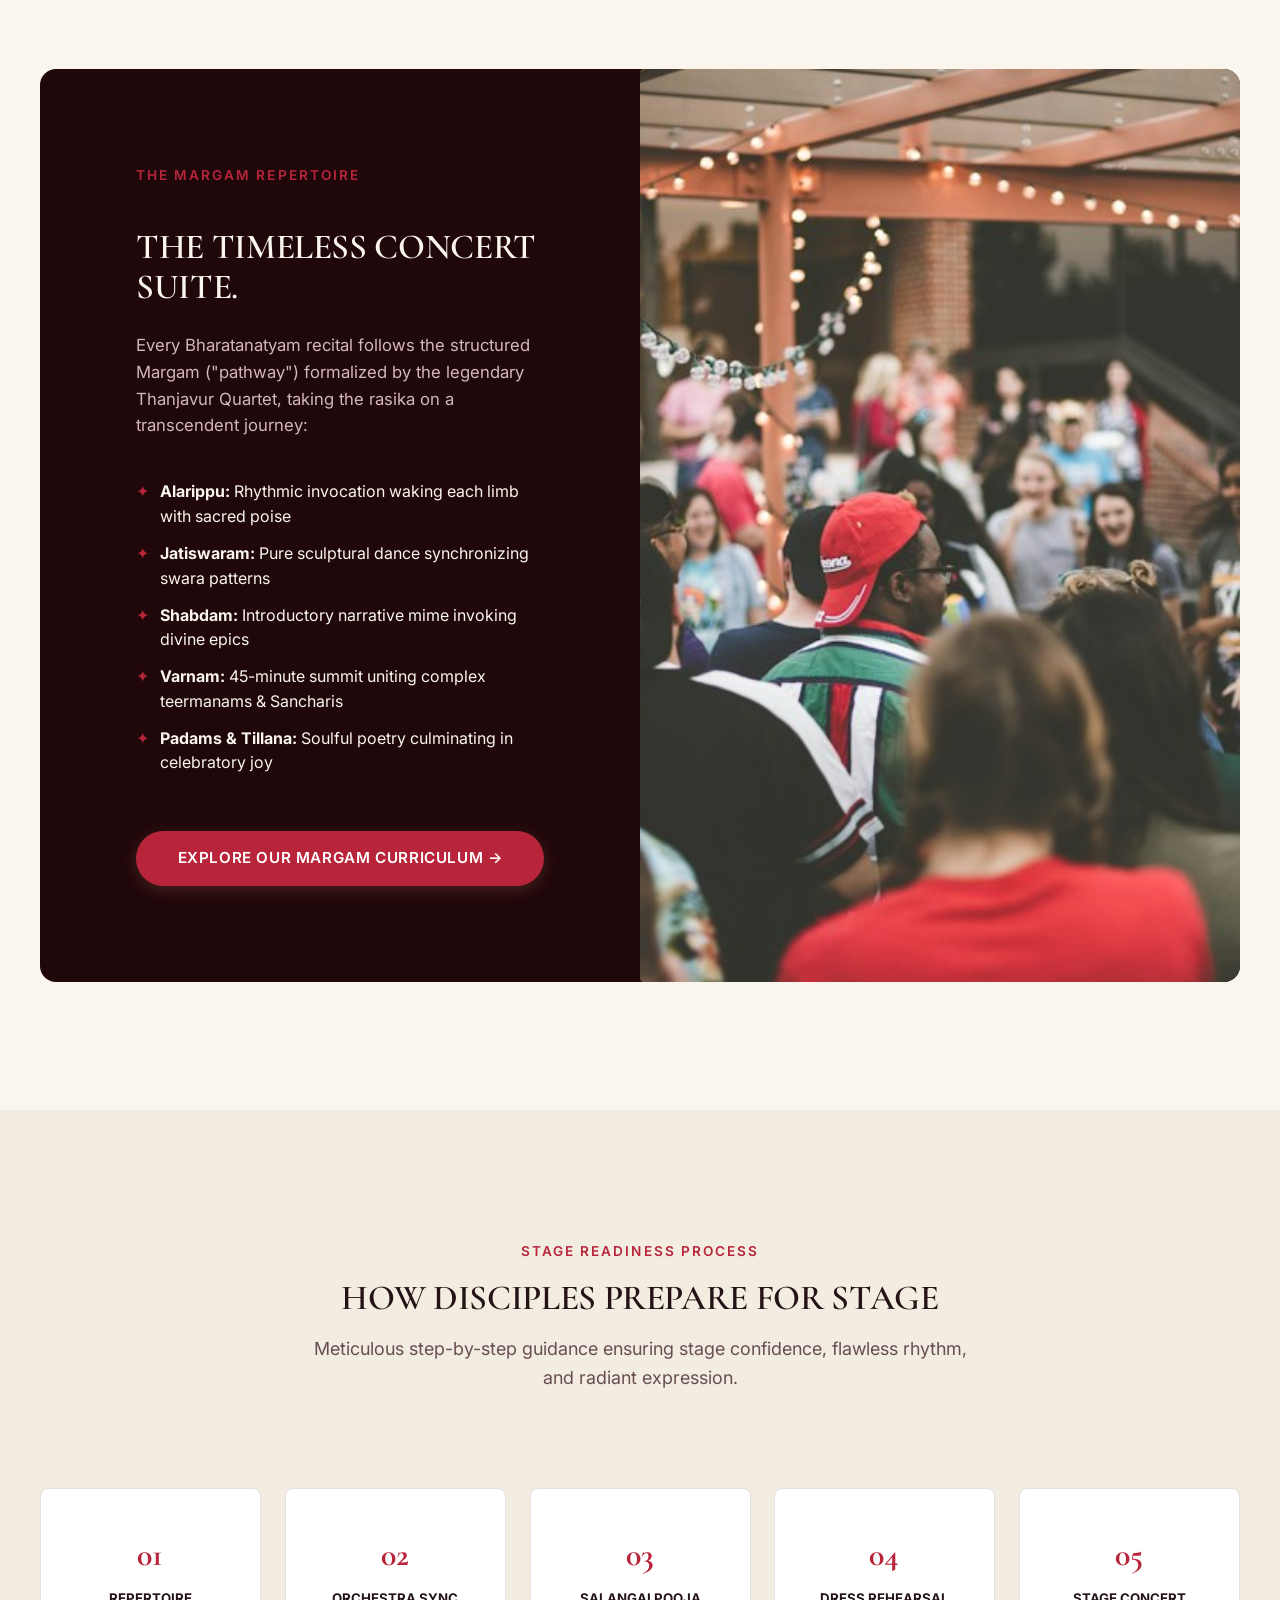
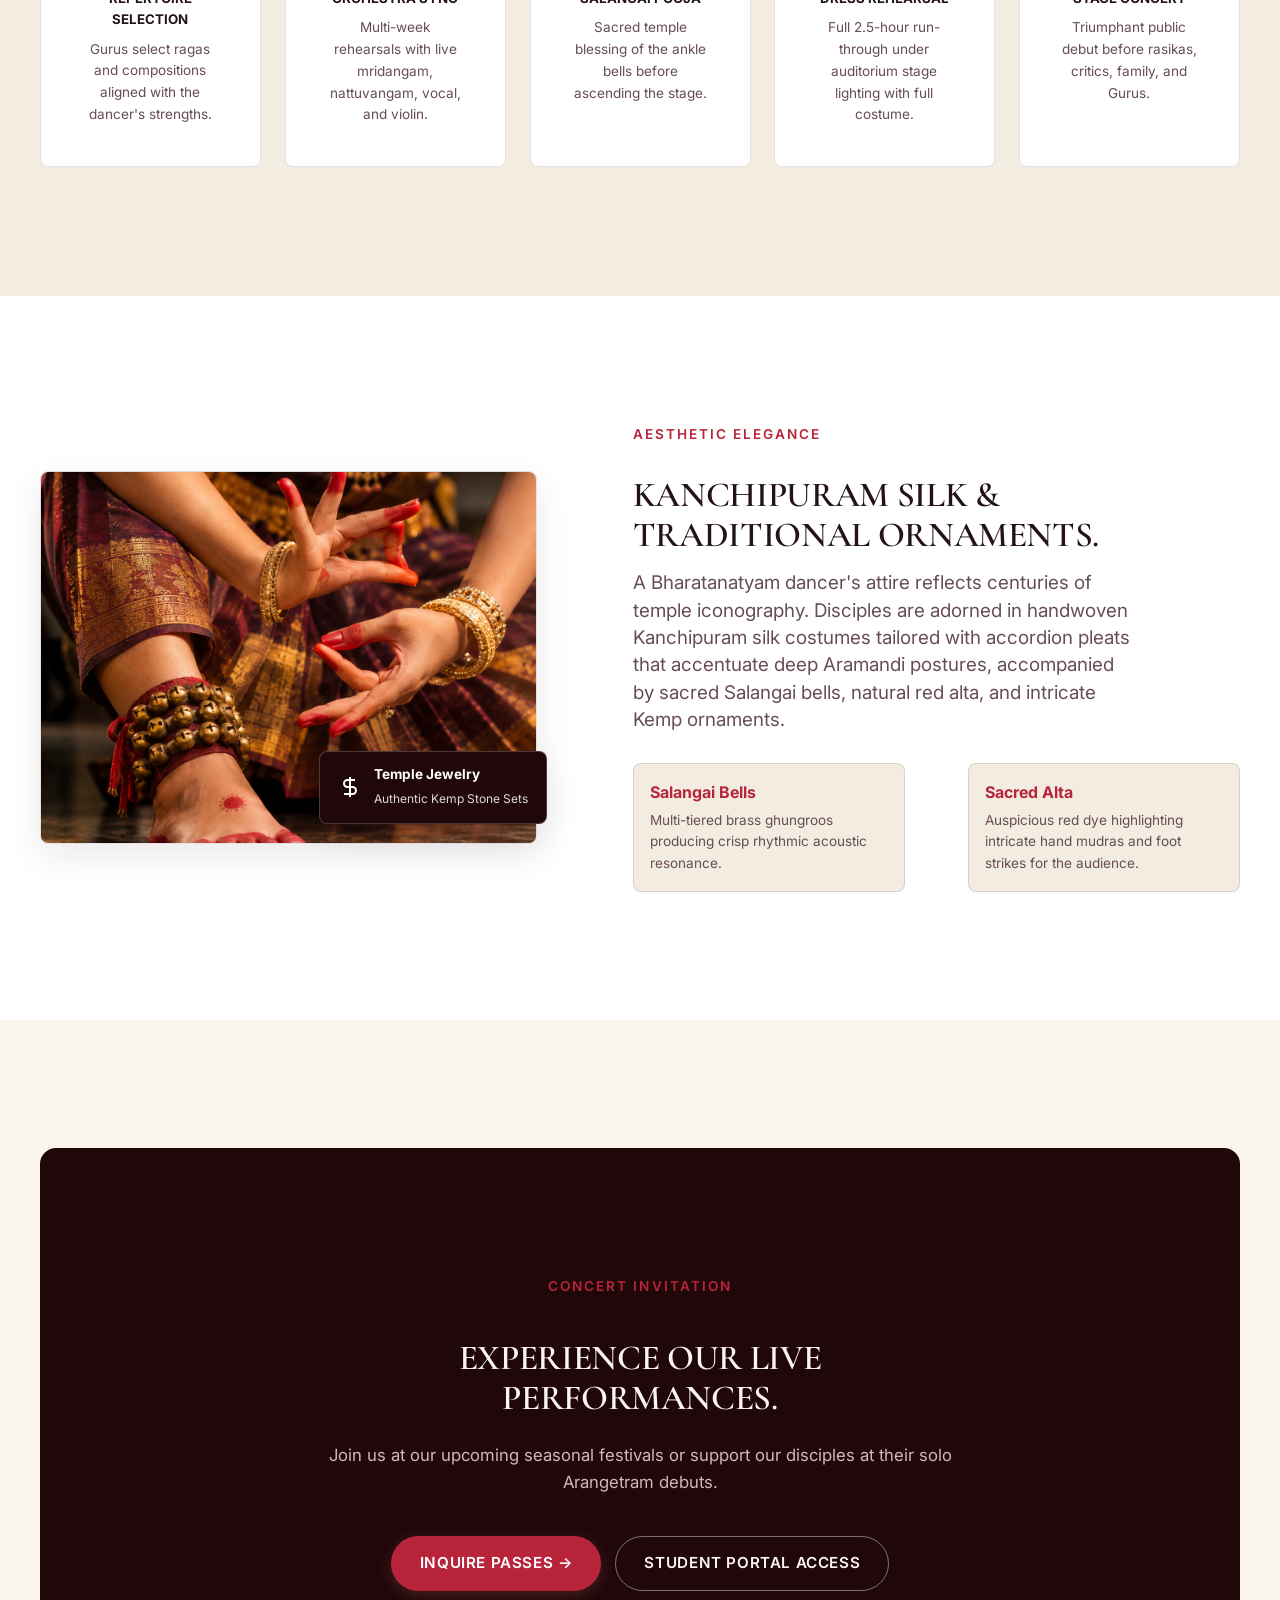
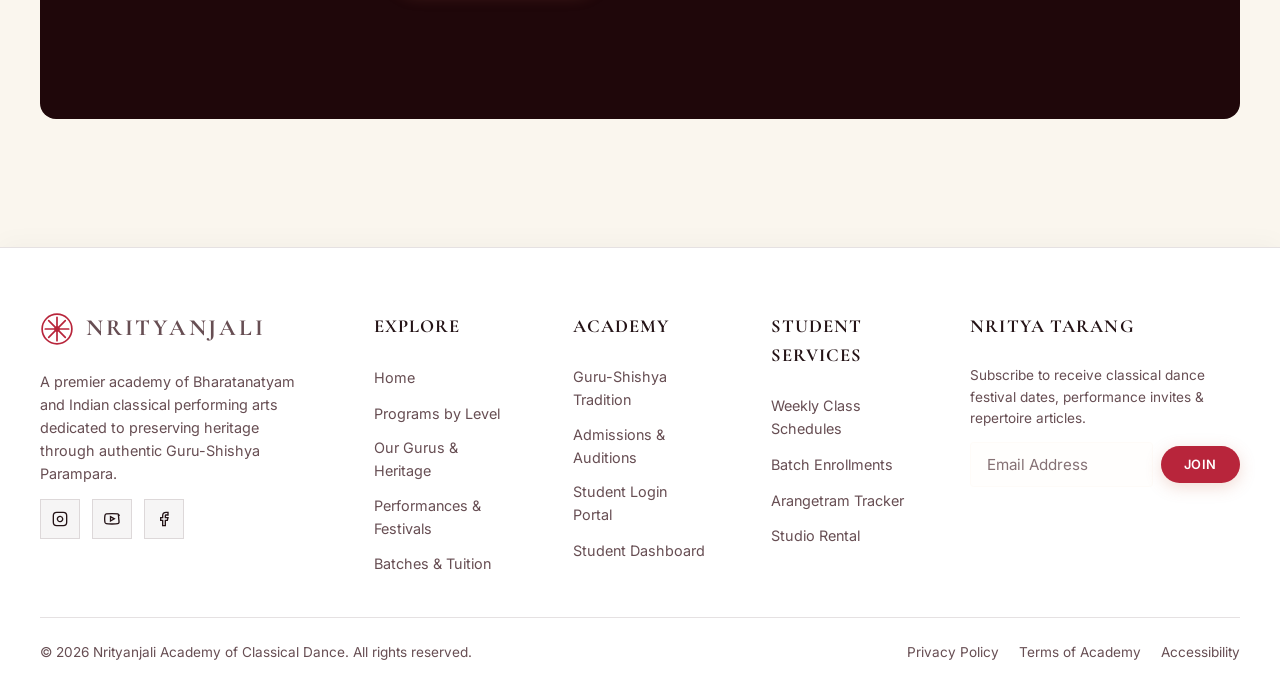
<file: events.html>
<!DOCTYPE html>
<html lang="en" data-theme="light" dir="ltr">
<head>
  <meta charset="UTF-8">
  <meta name="viewport" content="width=device-width, initial-scale=1.0">
  <title>Performances & Festivals | Nrityanjali Academy of Classical Dance</title>
  <meta name="description" content="Experience classical Bharatanatyam performances, annual academy dance recitals, solo arangetram debuts, and historic temple festival presentations.">
  <link rel="icon" type="image/svg+xml" href="assets/images/favicon.svg">
  <link rel="stylesheet" href="assets/css/style.css">
</head>
<body>

  <!-- NAVBAR -->
  <header class="navbar">
    <div class="container nav-container">
      <a href="index.html" class="brand-logo">
        <svg class="logo-icon" viewBox="0 0 32 32" fill="none" xmlns="http://www.w3.org/2000/svg">
          <circle cx="16" cy="16" r="14" stroke="currentColor" stroke-width="1.6"/>
          <path d="M16 5V27M5 16H27M8.2 8.2L23.8 23.8M23.8 8.2L8.2 23.8" stroke="currentColor" stroke-width="1.6" stroke-linecap="round"/>
          <circle cx="16" cy="16" r="2.6" fill="currentColor"/>
        </svg>
        <div class="brand-text">
          <span class="brand-name">NRITYANJALI</span>
        </div>
      </a>

      <nav>
        <ul class="nav-links">
          <li><a href="index.html" class="nav-link">Home</a></li>
          <li><a href="index2.html" class="nav-link">Home 2</a></li>
          <li><a href="upcoming-workshops.html" class="nav-link">Programs</a></li>
          <li><a href="about.html" class="nav-link">Gurus</a></li>
          <li><a href="events.html" class="nav-link active">Performances</a></li>
          <li><a href="pricing.html" class="nav-link">Batches & Fees</a></li>
          <li><a href="contact.html" class="nav-link">Contact</a></li>
        </ul>
      </nav>

      <div class="nav-actions">
        <a href="dashboard.html" class="ctrl-btn" aria-label="Student Dashboard" title="Student Dashboard">
          <svg width="16" height="16" viewBox="0 0 24 24" fill="currentColor"><rect x="3" y="3" width="7" height="7" rx="1"/><rect x="14" y="3" width="7" height="7" rx="1"/><rect x="3" y="14" width="7" height="7" rx="1"/><rect x="14" y="14" width="7" height="7" rx="1"/></svg>
        </a>
        <button class="ctrl-btn js-theme-toggle" aria-label="Toggle Theme" title="Toggle Theme">
          <span>◐</span>
        </button>
        <button class="ctrl-btn js-rtl-toggle" aria-label="Toggle Direction" title="Toggle Direction">
          <span>⇄</span>
        </button>
        <a href="login.html" class="nav-primary-cta" title="Student Login Portal">
          <span>Student Portal</span>
        </a>
      </div>

      <button class="mobile-hamburger" aria-label="Open Mobile Menu"><svg viewBox="0 0 24 24" fill="none" stroke="currentColor" stroke-width="2"><path d="M4 6h16M4 12h16M4 18h16"/></svg></button>
    </div>
  </header>

  <!-- MOBILE DRAWER -->
  <div class="mobile-drawer">
    <div class="drawer-header">
      <div class="brand-text"><span class="brand-name">NRITYANJALI</span></div>
      <button class="drawer-close-btn">✕</button>
    </div>
    <ul class="mobile-drawer-links">
      <li><a href="index.html" class="mobile-drawer-link">Home</a></li>
      <li><a href="index2.html" class="mobile-drawer-link">Home 2</a></li>
      <li><a href="upcoming-workshops.html" class="mobile-drawer-link">Programs</a></li>
      <li><a href="about.html" class="mobile-drawer-link">Gurus</a></li>
      <li><a href="events.html" class="mobile-drawer-link active">Performances</a></li>
      <li><a href="pricing.html" class="mobile-drawer-link">Batches & Fees</a></li>
      <li><a href="contact.html" class="mobile-drawer-link">Contact</a></li>
    </ul>
    <div class="drawer-controls">
      <div class="ctrl-group">
        <a href="dashboard.html" class="ctrl-btn" aria-label="Student Dashboard" title="Student Dashboard">
          <svg width="16" height="16" viewBox="0 0 24 24" fill="currentColor"><rect x="3" y="3" width="7" height="7" rx="1"/><rect x="14" y="3" width="7" height="7" rx="1"/><rect x="3" y="14" width="7" height="7" rx="1"/><rect x="14" y="14" width="7" height="7" rx="1"/></svg>
        </a>
        <button class="ctrl-btn js-theme-toggle" aria-label="Toggle Theme" title="Toggle Theme"><span>◐</span></button>
        <button class="ctrl-btn js-rtl-toggle" aria-label="Toggle Direction" title="Toggle Direction"><span>⇄</span></button>
      </div>
      <a href="login.html" class="nav-primary-cta" style="width: 100%; text-align: center;">
        <span>Student Portal</span>
      </a>
    </div>
  </div>

  <main>
    <!-- SECTION 01 — HERO -->
    <section class="inner-hero hero-performances">
      <div class="container">
        <span class="section-tag">SACRED STAGE RECITALS</span>
        <h1>WHERE HERITAGE COMES TO LIFE.<br>PERFORMANCES &amp; FESTIVALS.</h1>
        <p>
          From grand auditorium recitals to historic temple Natyanjalis, witness our disciples' devotion, geometric grace, and intricate tala mastery.
        </p>
      </div>
    </section>

    <!-- SECTION 02 — FEATURED UPCOMING RECITALS -->
    <section class="section-padding" style="background-color: var(--bg-surface-elevated);">
      <div class="container">
        <div class="section-header center-align">
          <span class="section-tag">SEASON HIGHLIGHTS</span>
          <h2>UPCOMING ACADEMY PERFORMANCES</h2>
          <p>Reserve complimentary passes or purchase premiere tickets to our upcoming concert recitals.</p>
        </div>

        <div class="grid-3">
          <!-- Event 1 -->
          <div class="hover-petal-card" style="background: var(--bg-surface); border-radius: var(--radius-md); overflow: hidden; border: 1px solid var(--border-color); display: flex; flex-direction: column; height: 100%;">
            <div class="image-leaf-container" style="height: 220px;">
              <img src="assets/images/performance-3.jpg" alt="Annual Academy Recital Nrityotsav">
            </div>
            <div style="padding: var(--space-lg); display: flex; flex-direction: column; flex: 1;">
              <div style="display: flex; justify-content: space-between; margin-bottom: 6px;">
                <span class="workshop-badge-status">DEC 20 • 6:00 PM</span>
                <span style="font-size: 0.8rem; color: var(--terracotta-bloom); font-weight: 700;">ANNUAL RECITAL</span>
              </div>
              <h4>Nrityotsav 2026: Annual Dance Festival</h4>
              <p style="font-size: 0.95rem; margin-top: 8px; color: var(--text-muted);">
                Over 100 disciples from Prarambhik through Visharad levels presenting thematic group choreographies and Varnams at The Music Academy Main Hall.
              </p>
              <div style="margin-top: auto; padding-top: 18px;">
                <button class="btn btn-primary" style="padding: 8px 16px; font-size: 0.8rem; width: 100%;" onclick="showToast('Passes reserved! E-tickets sent to your email.');">RESERVE SEATS →</button>
              </div>
            </div>
          </div>

          <!-- Event 2 -->
          <div class="hover-petal-card" style="background: var(--bg-surface); border-radius: var(--radius-md); overflow: hidden; border: 1px solid var(--border-color); display: flex; flex-direction: column; height: 100%;">
            <div class="image-leaf-container" style="height: 220px;">
              <img src="assets/images/performance-4.jpg" alt="Solo Arangetram Debut Recital">
            </div>
            <div style="padding: var(--space-lg); display: flex; flex-direction: column; flex: 1;">
              <div style="display: flex; justify-content: space-between; margin-bottom: 6px;">
                <span class="workshop-badge-status">DEC 12 • 5:30 PM</span>
                <span style="font-size: 0.8rem; color: var(--terracotta-bloom); font-weight: 700;">SOLO ARANGETRAM</span>
              </div>
              <h4>Arangetram Debut: Priyamvada Natarajan</h4>
              <p style="font-size: 0.95rem; margin-top: 8px; color: var(--text-muted);">
                Soloist graduation concert presenting full traditional Margam suite with live five-piece Carnatic ensemble at Narada Gana Sabha.
              </p>
              <div style="margin-top: auto; padding-top: 18px;">
                <button class="btn btn-primary" style="padding: 8px 16px; font-size: 0.8rem; width: 100%;" onclick="showToast('Arangetram Invitation RSVP confirmed!');">RSVP ATTENDANCE →</button>
              </div>
            </div>
          </div>

          <!-- Event 3 -->
          <div class="hover-petal-card" style="background: var(--bg-surface); border-radius: var(--radius-md); overflow: hidden; border: 1px solid var(--border-color); display: flex; flex-direction: column; height: 100%;">
            <div class="image-leaf-container" style="height: 220px;">
              <img src="assets/images/performance-2.jpg" alt="Chidambaram Temple Natyanjali Festival">
            </div>
            <div style="padding: var(--space-lg); display: flex; flex-direction: column; flex: 1;">
              <div style="display: flex; justify-content: space-between; margin-bottom: 6px;">
                <span class="workshop-badge-status">FEB 18 • 7:30 PM</span>
                <span style="font-size: 0.8rem; color: var(--terracotta-bloom); font-weight: 700;">TEMPLE NATYANJALI</span>
              </div>
              <h4>Chidambaram Natyanjali Mahotsav</h4>
              <p style="font-size: 0.95rem; margin-top: 8px; color: var(--text-muted);">
                Sacred devotional dance offering by senior disciples before the golden sanctum of Lord Nataraja during the auspicious Maha Shivaratri festival.
              </p>
              <div style="margin-top: auto; padding-top: 18px;">
                <button class="btn btn-primary" style="padding: 8px 16px; font-size: 0.8rem; width: 100%;" onclick="showToast('Festival live stream reminder set.');">WATCH LIVE STREAM →</button>
              </div>
            </div>
          </div>
        </div>
      </div>
    </section>

    <!-- SECTION 03 — ORCHESTRA & MARGAM SUITE -->
    <section class="section-padding">
      <div class="container">
        <div class="split-event-card">
          <div class="event-content">
            <span class="section-tag" style="color: var(--terracotta-bloom);">THE MARGAM REPERTOIRE</span>
            <h2 style="color: var(--petal-cream);">THE TIMELESS CONCERT SUITE.</h2>
            <p>Every Bharatanatyam recital follows the structured Margam ("pathway") formalized by the legendary Thanjavur Quartet, taking the rasika on a transcendent journey:</p>
            <ul class="event-list">
              <li><strong>Alarippu:</strong> Rhythmic invocation waking each limb with sacred poise</li>
              <li><strong>Jatiswaram:</strong> Pure sculptural dance synchronizing swara patterns</li>
              <li><strong>Shabdam:</strong> Introductory narrative mime invoking divine epics</li>
              <li><strong>Varnam:</strong> 45-minute summit uniting complex teermanams & Sancharis</li>
              <li><strong>Padams & Tillana:</strong> Soulful poetry culminating in celebratory joy</li>
            </ul>
            <a href="upcoming-workshops.html" class="btn btn-primary" style="margin-top: var(--space-sm);">
              EXPLORE OUR MARGAM CURRICULUM →
            </a>
          </div>
          <div class="image-leaf-container">
            <img class="event-image" src="assets/images/performance-6.jpg" alt="Bharatanatyam ensemble performing Margam choreography">
          </div>
        </div>
      </div>
    </section>

    <!-- SECTION 04 — PERFORMANCE PREPARATION PROCESS -->
    <section class="section-padding" style="background-color: var(--bg-surface-elevated);">
      <div class="container">
        <div class="section-header center-align">
          <span class="section-tag">STAGE READINESS PROCESS</span>
          <h2>HOW DISCIPLES PREPARE FOR STAGE</h2>
          <p>Meticulous step-by-step guidance ensuring stage confidence, flawless rhythm, and radiant expression.</p>
        </div>

        <div class="grid-5" style="margin-top: var(--space-2xl);">
          <div class="hover-petal-card" style="background: var(--bg-surface); padding: var(--space-lg); border-radius: var(--radius-md); text-align: center; border: 1px solid var(--border-color);">
            <div style="font-family: var(--font-serif); font-size: 2rem; color: var(--terracotta-bloom); font-weight: bold;">01</div>
            <h5 style="margin-block: 8px;">REPERTOIRE SELECTION</h5>
            <p style="font-size: 0.85rem;">Gurus select ragas and compositions aligned with the dancer's strengths.</p>
          </div>

          <div class="hover-petal-card" style="background: var(--bg-surface); padding: var(--space-lg); border-radius: var(--radius-md); text-align: center; border: 1px solid var(--border-color);">
            <div style="font-family: var(--font-serif); font-size: 2rem; color: var(--terracotta-bloom); font-weight: bold;">02</div>
            <h5 style="margin-block: 8px;">ORCHESTRA SYNC</h5>
            <p style="font-size: 0.85rem;">Multi-week rehearsals with live mridangam, nattuvangam, vocal, and violin.</p>
          </div>

          <div class="hover-petal-card" style="background: var(--bg-surface); padding: var(--space-lg); border-radius: var(--radius-md); text-align: center; border: 1px solid var(--border-color);">
            <div style="font-family: var(--font-serif); font-size: 2rem; color: var(--terracotta-bloom); font-weight: bold;">03</div>
            <h5 style="margin-block: 8px;">SALANGAI POOJA</h5>
            <p style="font-size: 0.85rem;">Sacred temple blessing of the ankle bells before ascending the stage.</p>
          </div>

          <div class="hover-petal-card" style="background: var(--bg-surface); padding: var(--space-lg); border-radius: var(--radius-md); text-align: center; border: 1px solid var(--border-color);">
            <div style="font-family: var(--font-serif); font-size: 2rem; color: var(--terracotta-bloom); font-weight: bold;">04</div>
            <h5 style="margin-block: 8px;">DRESS REHEARSAL</h5>
            <p style="font-size: 0.85rem;">Full 2.5-hour run-through under auditorium stage lighting with full costume.</p>
          </div>

          <div class="hover-petal-card" style="background: var(--bg-surface); padding: var(--space-lg); border-radius: var(--radius-md); text-align: center; border: 1px solid var(--border-color);">
            <div style="font-family: var(--font-serif); font-size: 2rem; color: var(--terracotta-bloom); font-weight: bold;">05</div>
            <h5 style="margin-block: 8px;">STAGE CONCERT</h5>
            <p style="font-size: 0.85rem;">Triumphant public debut before rasikas, critics, family, and Gurus.</p>
          </div>
        </div>
      </div>
    </section>

    <!-- SECTION 05 — COSTUME & TRADITION -->
    <section class="section-padding" style="background-color: var(--bg-surface);">
      <div class="container attire-showcase-grid">
        <div class="hero-image-wrapper" style="position: relative;">
          <div class="hero-image-frame image-leaf-container hover-petal-card">
            <img src="assets/images/mudra-detail.jpg" alt="Classical dance ankle bells and temple jewelry">
          </div>
          <div class="hero-badge-float float-badge-anim" style="bottom: 20px; top: auto; inset-inline-end: -10px; inset-inline-start: auto; background: var(--botanical-deep); color: #FFF; border: 1px solid rgba(255,255,255,0.2);">
            <svg width="24" height="24" viewBox="0 0 24 24" fill="none" stroke="currentColor" stroke-width="2"><path d="M12 2v20M17 5H9.5a3.5 3.5 0 0 0 0 7h5a3.5 3.5 0 0 1 0 7H6"/></svg>
            <div>
              <strong style="display: block; font-size: 0.85rem;">Temple Jewelry</strong>
              <span style="font-size: 0.75rem; opacity: 0.85;">Authentic Kemp Stone Sets</span>
            </div>
          </div>
        </div>
        <div class="hero-content">
          <span class="section-tag" style="color: var(--terracotta-bloom);">AESTHETIC ELEGANCE</span>
          <h2>KANCHIPURAM SILK & TRADITIONAL ORNAMENTS.</h2>
          <p class="hero-supporting">
            A Bharatanatyam dancer's attire reflects centuries of temple iconography. Disciples are adorned in handwoven Kanchipuram silk costumes tailored with accordion pleats that accentuate deep Aramandi postures, accompanied by sacred Salangai bells, natural red alta, and intricate Kemp ornaments.
          </p>
          <div class="grid-2 attire-cards-grid">
            <div style="background: var(--bg-surface-elevated); padding: 16px; border-radius: var(--radius-md); border: 1px solid var(--border-color);" class="hover-petal-card">
              <strong style="color: var(--terracotta-bloom); font-size: 1rem; display: block; margin-bottom: 4px;">Salangai Bells</strong>
              <p style="font-size: 0.85rem; margin: 0;">Multi-tiered brass ghungroos producing crisp rhythmic acoustic resonance.</p>
            </div>
            <div style="background: var(--bg-surface-elevated); padding: 16px; border-radius: var(--radius-md); border: 1px solid var(--border-color);" class="hover-petal-card">
              <strong style="color: var(--terracotta-bloom); font-size: 1rem; display: block; margin-bottom: 4px;">Sacred Alta</strong>
              <p style="font-size: 0.85rem; margin: 0;">Auspicious red dye highlighting intricate hand mudras and foot strikes for the audience.</p>
            </div>
          </div>
        </div>
      </div>
    </section>

    <!-- SECTION 06 — CTA -->
    <section class="section-padding">
      <div class="container">
        <div class="final-cta-section">
          <div class="final-cta-content">
            <span class="section-tag" style="color: var(--terracotta-bloom);">CONCERT INVITATION</span>
            <h2>EXPERIENCE OUR LIVE PERFORMANCES.</h2>
            <p>Join us at our upcoming seasonal festivals or support our disciples at their solo Arangetram debuts.</p>
            <div style="display: flex; gap: 14px; justify-content: center; flex-wrap: wrap; margin-top: var(--space-sm);">
              <a href="contact.html" class="btn btn-primary">
                INQUIRE PASSES →
              </a>
              <a href="dashboard.html" class="btn btn-secondary btn-outline-cream">
                STUDENT PORTAL ACCESS
              </a>
            </div>
          </div>
        </div>
      </div>
    </section>
  </main>

  <!-- FOOTER -->
  <footer class="footer">
    <div class="container">
      <div class="footer-grid">
        <div class="footer-col">
          <a href="index.html" class="brand-logo" style="margin-bottom: var(--space-md);">
            <svg class="logo-icon" viewBox="0 0 32 32" fill="none" xmlns="http://www.w3.org/2000/svg">
              <circle cx="16" cy="16" r="14" stroke="currentColor" stroke-width="1.6"/>
              <path d="M16 5V27M5 16H27M8.2 8.2L23.8 23.8M23.8 8.2L8.2 23.8" stroke="currentColor" stroke-width="1.6" stroke-linecap="round"/>
              <circle cx="16" cy="16" r="2.6" fill="currentColor"/>
            </svg>
            <div class="brand-text">
              <span class="brand-name">NRITYANJALI</span>
            </div>
          </a>
          <p style="font-size: 0.9rem; margin-bottom: 14px;">
            A premier academy of Bharatanatyam and Indian classical performing arts dedicated to preserving heritage through authentic Guru-Shishya Parampara.
          </p>
          <div class="social-links-grid">
            <a href="#" class="social-icon-btn" aria-label="Instagram" title="Instagram">
              <svg width="16" height="16" viewBox="0 0 24 24" fill="none" stroke="currentColor" stroke-width="2"><rect x="2" y="2" width="20" height="20" rx="5" ry="5"/><path d="M16 11.37A4 4 0 1 1 12.63 8 4 4 0 0 1 16 11.37z"/><line x1="17.5" y1="6.5" x2="17.51" y2="6.5"/></svg>
            </a>
            <a href="#" class="social-icon-btn" aria-label="YouTube" title="YouTube">
              <svg width="16" height="16" viewBox="0 0 24 24" fill="none" stroke="currentColor" stroke-width="2"><path d="M22.54 6.42a2.78 2.78 0 0 0-1.94-2C18.88 4 12 4 12 4s-6.88 0-8.6.46a2.78 2.78 0 0 0-1.94 2A29 29 0 0 0 1 11.75a29 29 0 0 0 .46 5.33A2.78 2.78 0 0 0 3.4 19c1.72.46 8.6.46 8.6.46s6.88 0 8.6-.46a2.78 2.78 0 0 0 1.94-2 29 29 0 0 0-.46-5.25 29 29 0 0 0-.46-5.33z"/><polygon points="9.75 15.02 15.5 11.75 9.75 8.48 9.75 15.02"/></svg>
            </a>
            <a href="#" class="social-icon-btn" aria-label="Facebook" title="Facebook">
              <svg width="16" height="16" viewBox="0 0 24 24" fill="none" stroke="currentColor" stroke-width="2"><path d="M18 2h-3a5 5 0 0 0-5 5v3H7v4h3v8h4v-8h3l1-4h-4V7a1 1 0 0 1 1-1h3z"/></svg>
            </a>
          </div>
        </div>

        <div class="footer-col">
          <h5>EXPLORE</h5>
          <ul class="footer-links">
            <li><a href="index.html">Home</a></li>
            <li><a href="upcoming-workshops.html">Programs by Level</a></li>
            <li><a href="about.html">Our Gurus & Heritage</a></li>
            <li><a href="events.html">Performances & Festivals</a></li>
            <li><a href="pricing.html">Batches & Tuition</a></li>
          </ul>
        </div>

        <div class="footer-col">
          <h5>ACADEMY</h5>
          <ul class="footer-links">
            <li><a href="about.html">Guru-Shishya Tradition</a></li>
            <li><a href="contact.html">Admissions & Auditions</a></li>
            <li><a href="login.html">Student Login Portal</a></li>
            <li><a href="dashboard.html">Student Dashboard</a></li>
          </ul>
        </div>

        <div class="footer-col">
          <h5>STUDENT SERVICES</h5>
          <ul class="footer-links">
            <li><a href="dashboard.html#schedules">Weekly Class Schedules</a></li>
            <li><a href="dashboard.html#batches">Batch Enrollments</a></li>
            <li><a href="dashboard.html#arangetram">Arangetram Tracker</a></li>
            <li><a href="contact.html">Studio Rental</a></li>
          </ul>
        </div>

        <div class="footer-col">
          <h5>NRITYA TARANG</h5>
          <p style="color: var(--text-inverse-muted); font-size: 0.85rem; margin-bottom: 12px;">
            Subscribe to receive classical dance festival dates, performance invites & repertoire articles.
          </p>
          <form class="newsletter-form" onsubmit="event.preventDefault(); showToast('Subscribed to Nritya Tarang Bulletin!');">
            <div class="newsletter-input-group">
              <input type="email" class="form-control" placeholder="Email Address" required style="background: rgba(247,241,231,0.1); color: var(--petal-cream); border-color: rgba(247,241,231,0.2);">
              <button type="submit" class="btn btn-primary" style="padding: 10px 18px; font-size: 0.8rem;">JOIN</button>
            </div>
          </form>
        </div>
      </div>

      <div class="footer-bottom">
        <span>© 2026 Nrityanjali Academy of Classical Dance. All rights reserved.</span>
        <div style="display: flex; gap: 20px;">
          <a href="#" style="color: var(--text-inverse-muted);">Privacy Policy</a>
          <a href="#" style="color: var(--text-inverse-muted);">Terms of Academy</a>
          <a href="#" style="color: var(--text-inverse-muted);">Accessibility</a>
        </div>
      </div>
    </div>
  </footer>

  <script src="assets/js/main.js"></script>
</body>
</html>
</file>
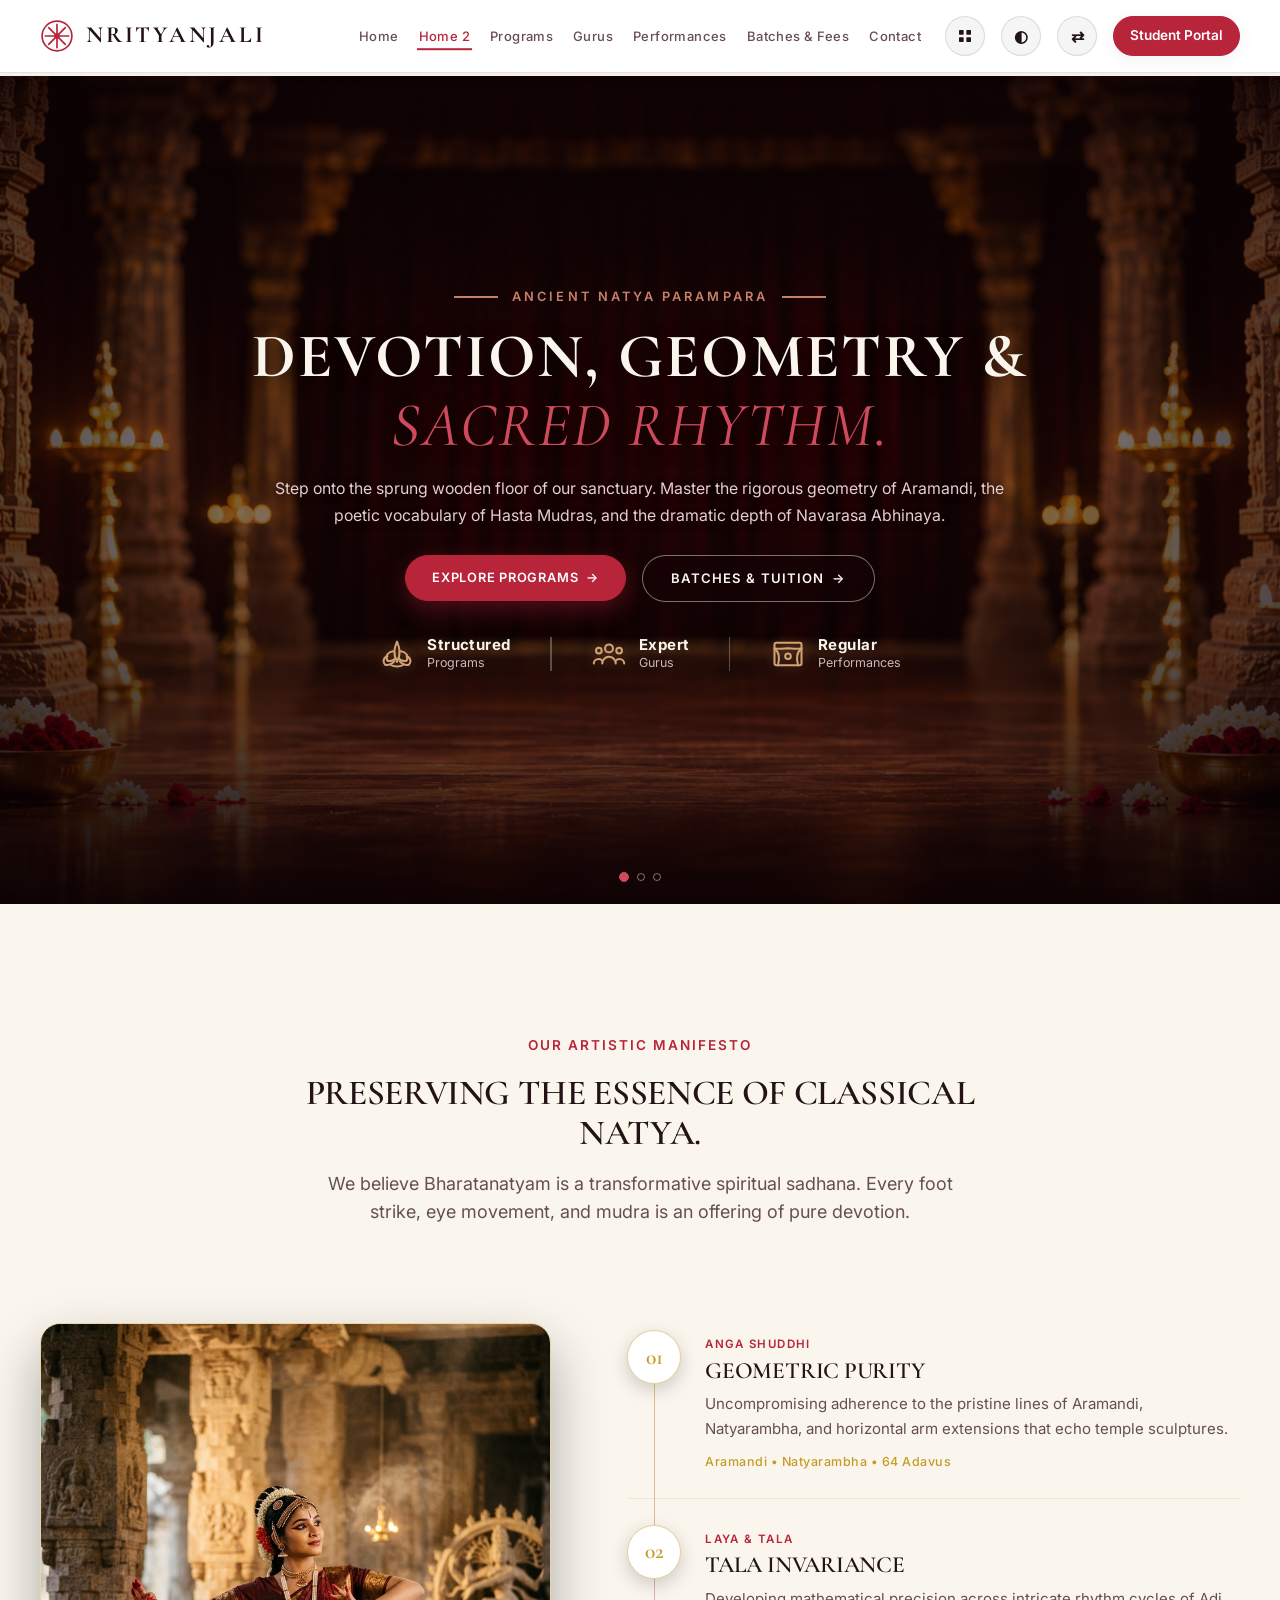
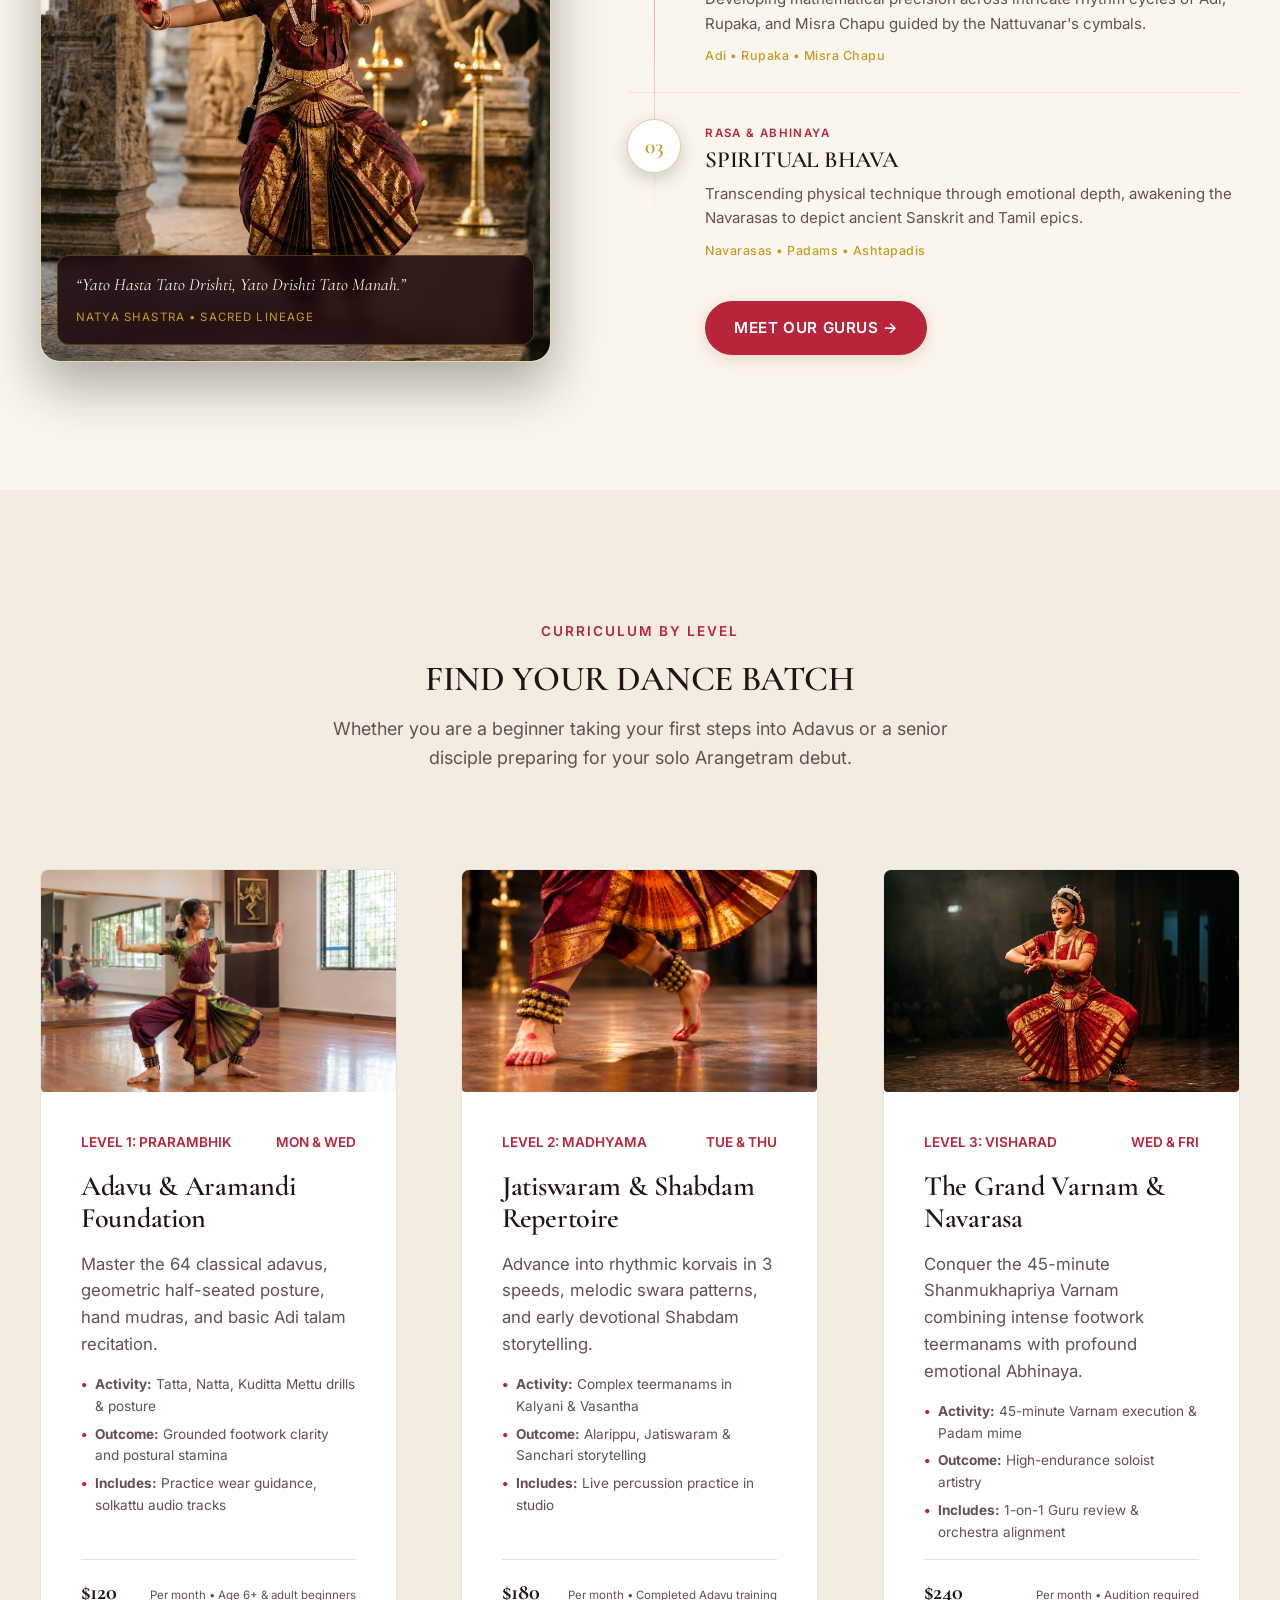
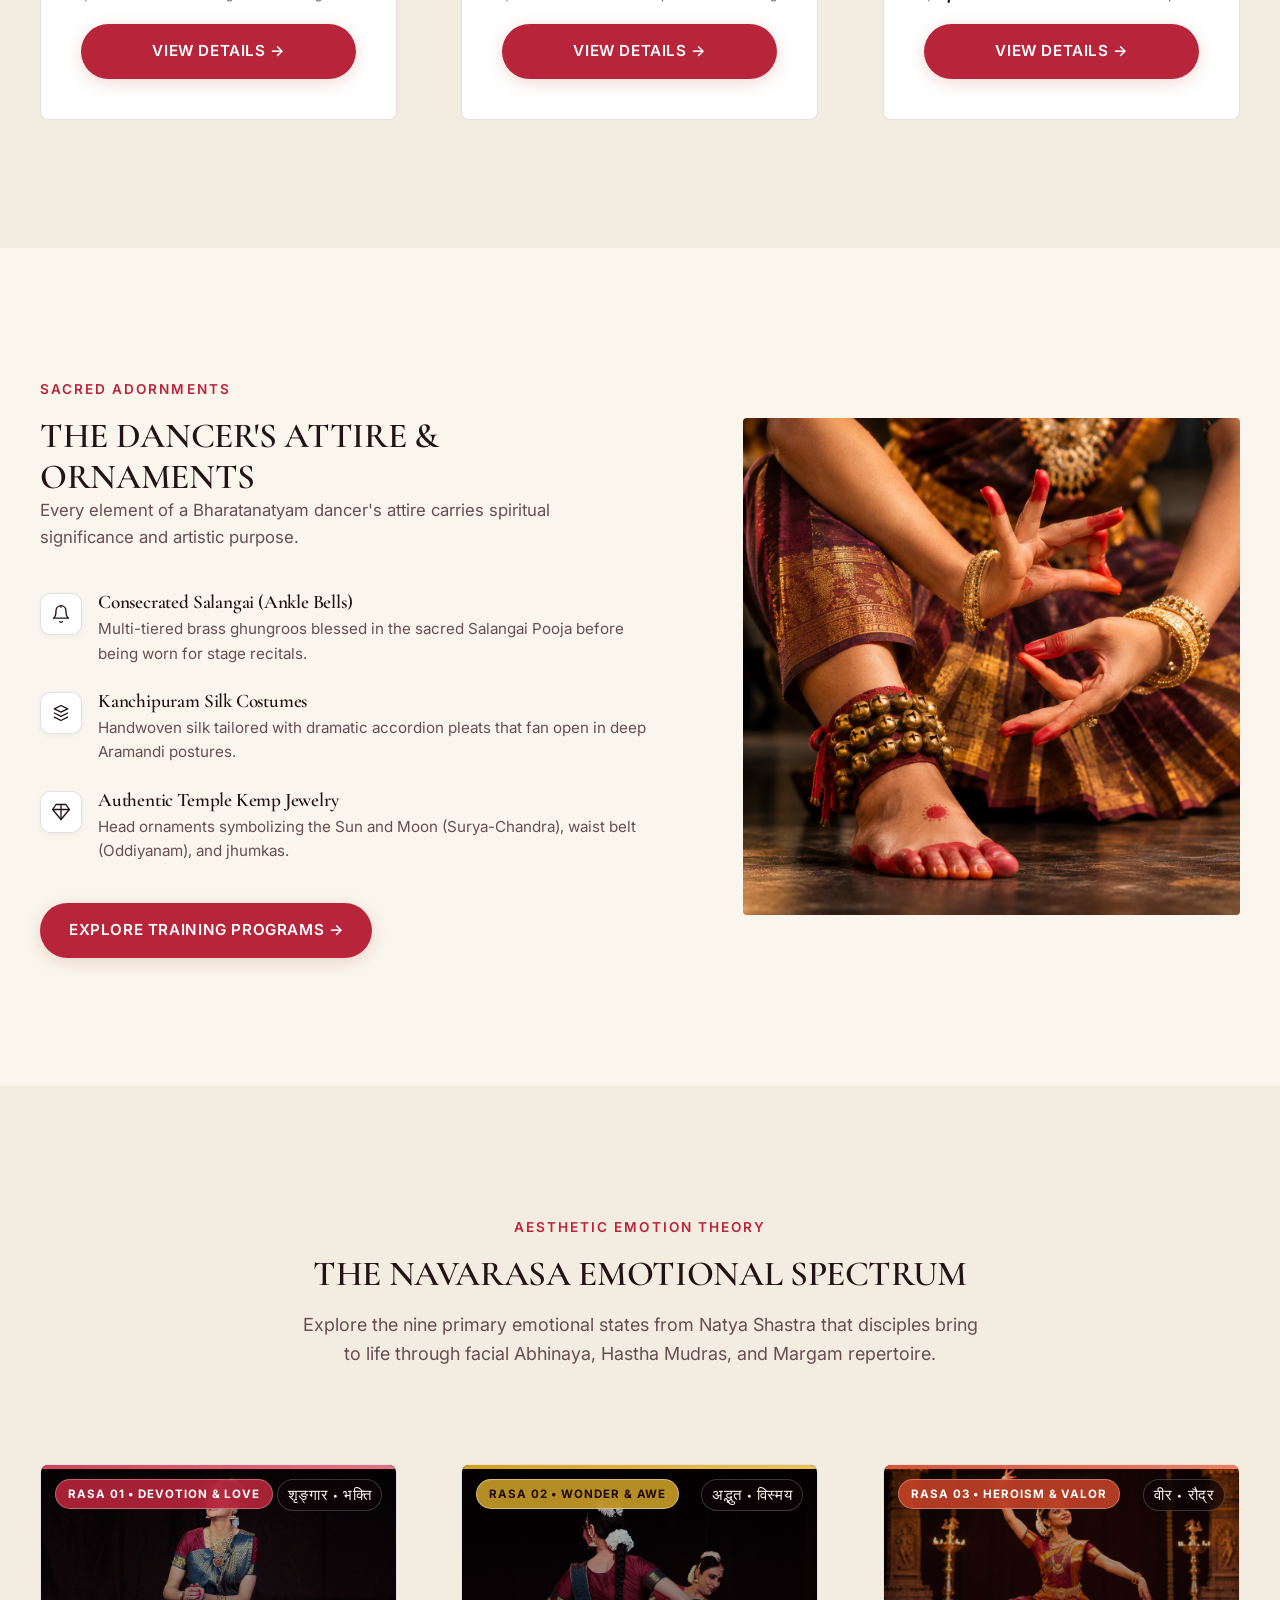
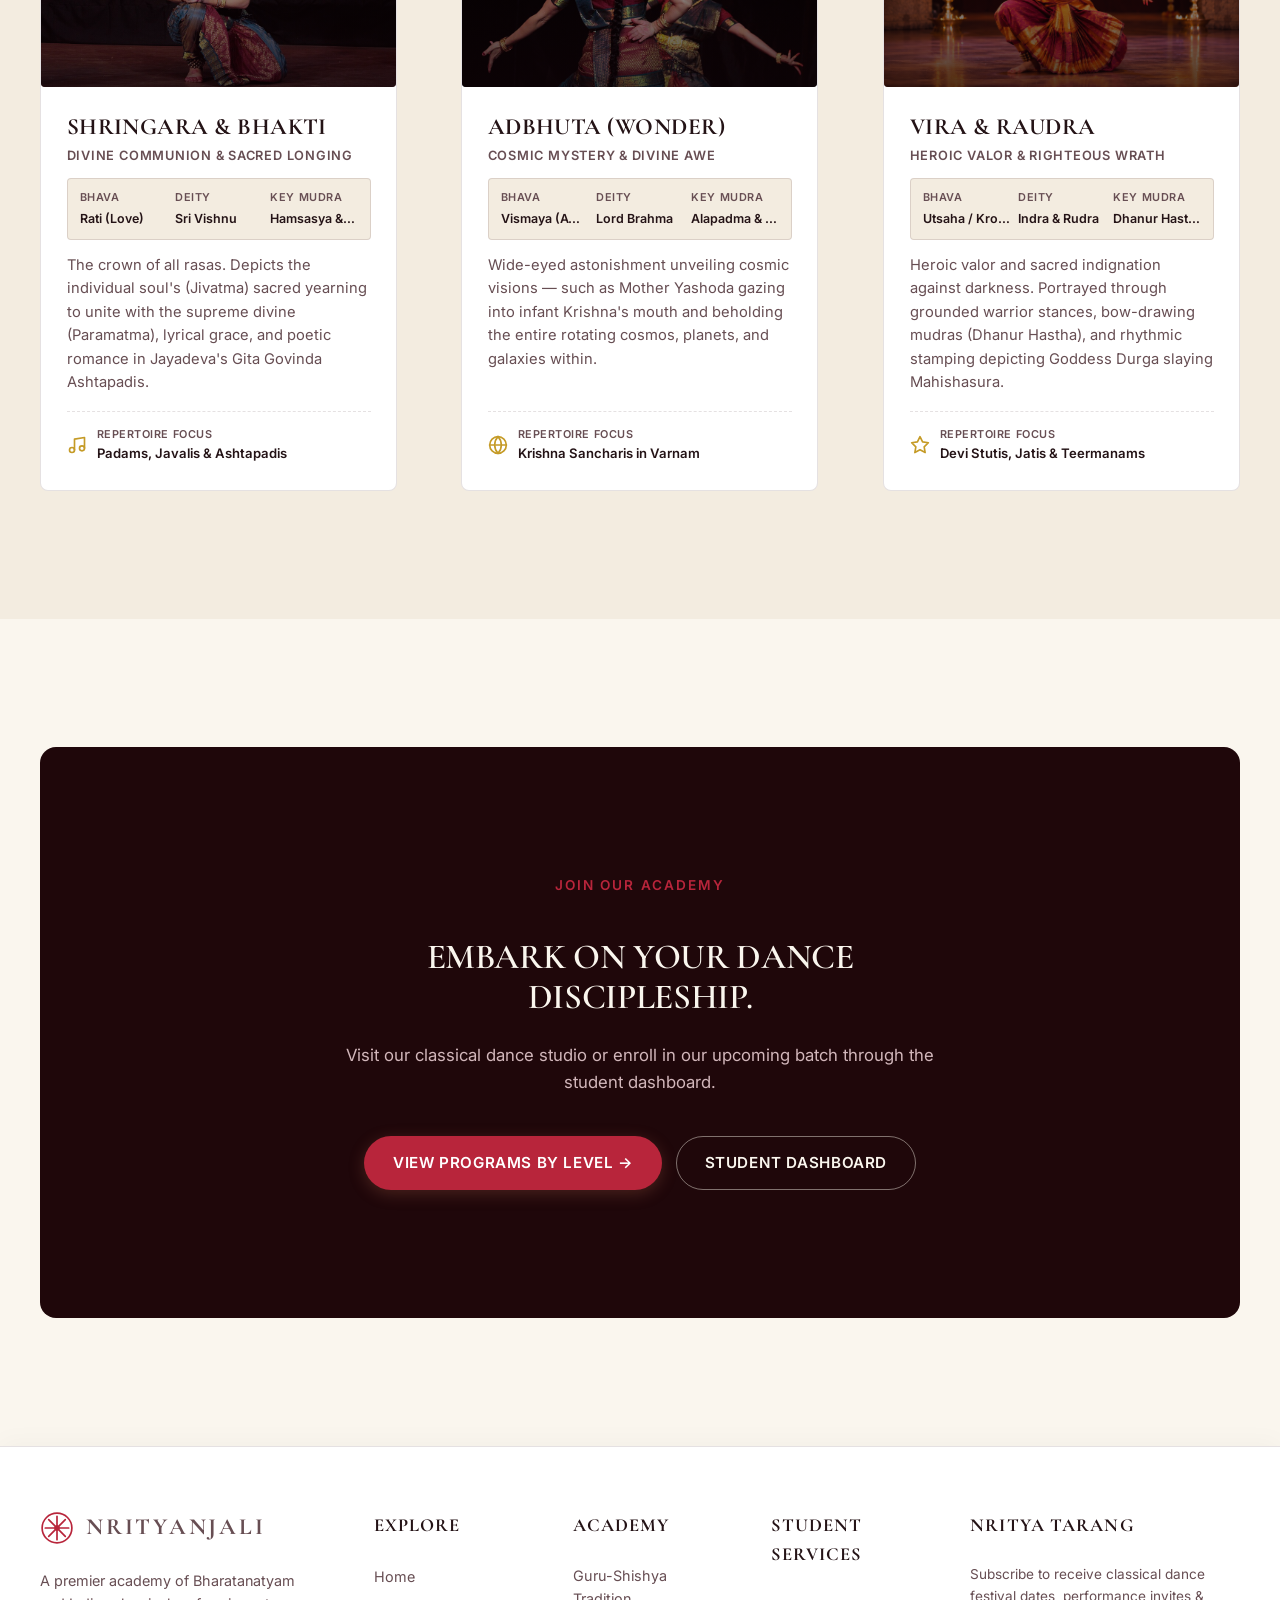
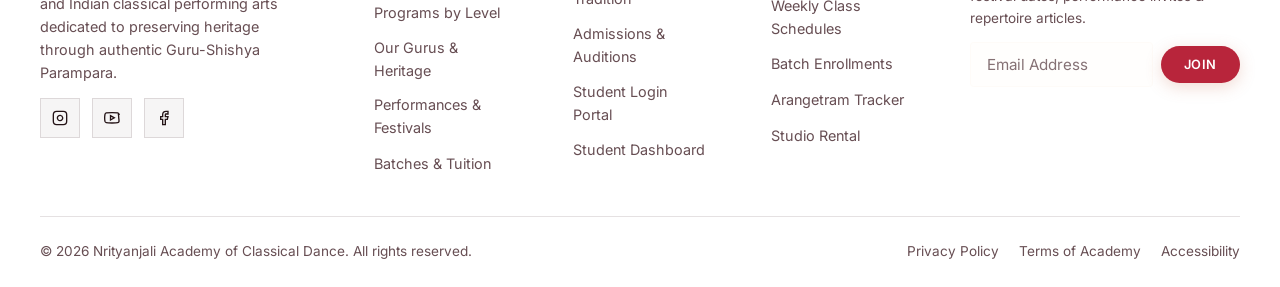
<file: index2.html>
<!DOCTYPE html>
<html lang="en" data-theme="light" dir="ltr">
<head>
  <meta charset="UTF-8">
  <meta name="viewport" content="width=device-width, initial-scale=1.0">
  <title>Nrityanjali Academy | Editorial Classical Dance & Performing Arts</title>
  <meta name="description" content="An artistic editorial showcase of Bharatanatyam, temple dance traditions, Guru-Shishya Parampara, and comprehensive student preparation for Arangetram debuts.">
  <link rel="icon" type="image/svg+xml" href="assets/images/favicon.svg">
  <link rel="stylesheet" href="assets/css/style.css">
</head>
<body>

  <!-- NAVBAR -->
  <header class="navbar">
    <div class="container nav-container">
      <a href="index.html" class="brand-logo">
        <svg class="logo-icon" viewBox="0 0 32 32" fill="none" xmlns="http://www.w3.org/2000/svg">
          <circle cx="16" cy="16" r="14" stroke="currentColor" stroke-width="1.6"/>
          <path d="M16 5V27M5 16H27M8.2 8.2L23.8 23.8M23.8 8.2L8.2 23.8" stroke="currentColor" stroke-width="1.6" stroke-linecap="round"/>
          <circle cx="16" cy="16" r="2.6" fill="currentColor"/>
        </svg>
        <div class="brand-text">
          <span class="brand-name">NRITYANJALI</span>
        </div>
      </a>

      <nav>
        <ul class="nav-links">
          <li><a href="index.html" class="nav-link">Home</a></li>
          <li><a href="index2.html" class="nav-link active">Home 2</a></li>
          <li><a href="upcoming-workshops.html" class="nav-link">Programs</a></li>
          <li><a href="about.html" class="nav-link">Gurus</a></li>
          <li><a href="events.html" class="nav-link">Performances</a></li>
          <li><a href="pricing.html" class="nav-link">Batches & Fees</a></li>
          <li><a href="contact.html" class="nav-link">Contact</a></li>
        </ul>
      </nav>

      <div class="nav-actions">
        <a href="dashboard.html" class="ctrl-btn" aria-label="Student Dashboard" title="Student Dashboard">
          <svg width="16" height="16" viewBox="0 0 24 24" fill="currentColor"><rect x="3" y="3" width="7" height="7" rx="1"/><rect x="14" y="3" width="7" height="7" rx="1"/><rect x="3" y="14" width="7" height="7" rx="1"/><rect x="14" y="14" width="7" height="7" rx="1"/></svg>
        </a>
        <button class="ctrl-btn js-theme-toggle" aria-label="Toggle Theme" title="Toggle Theme">
          <span>◐</span>
        </button>
        <button class="ctrl-btn js-rtl-toggle" aria-label="Toggle Direction" title="Toggle Direction">
          <span>⇄</span>
        </button>
        <a href="login.html" class="nav-primary-cta" title="Student Login Portal">
          <span>Student Portal</span>
        </a>
      </div>

      <button class="mobile-hamburger" aria-label="Open Mobile Menu">
        <svg viewBox="0 0 24 24" fill="none" stroke="currentColor" stroke-width="2"><path d="M4 6h16M4 12h16M4 18h16"/></svg>
      </button>
    </div>
  </header>

  <!-- MOBILE DRAWER -->
  <div class="mobile-drawer">
    <div class="drawer-header">
      <div class="brand-text">
        <span class="brand-name">NRITYANJALI</span>
      </div>
      <button class="drawer-close-btn" aria-label="Close Menu">✕</button>
    </div>
    <ul class="mobile-drawer-links">
      <li><a href="index.html" class="mobile-drawer-link">Home</a></li>
      <li><a href="index2.html" class="mobile-drawer-link active">Home 2</a></li>
      <li><a href="upcoming-workshops.html" class="mobile-drawer-link">Programs</a></li>
      <li><a href="about.html" class="mobile-drawer-link">Gurus</a></li>
      <li><a href="events.html" class="mobile-drawer-link">Performances</a></li>
      <li><a href="pricing.html" class="mobile-drawer-link">Batches & Fees</a></li>
      <li><a href="contact.html" class="mobile-drawer-link">Contact</a></li>
    </ul>
    <div class="drawer-controls">
      <div class="ctrl-group">
        <a href="dashboard.html" class="ctrl-btn" aria-label="Student Dashboard" title="Student Dashboard">
          <svg width="16" height="16" viewBox="0 0 24 24" fill="currentColor"><rect x="3" y="3" width="7" height="7" rx="1"/><rect x="14" y="3" width="7" height="7" rx="1"/><rect x="3" y="14" width="7" height="7" rx="1"/><rect x="14" y="14" width="7" height="7" rx="1"/></svg>
        </a>
        <button class="ctrl-btn js-theme-toggle" aria-label="Toggle Theme" title="Toggle Theme"><span>◐</span></button>
        <button class="ctrl-btn js-rtl-toggle" aria-label="Toggle Direction" title="Toggle Direction"><span>⇄</span></button>
      </div>
      <a href="login.html" class="nav-primary-cta" style="width: 100%; text-align: center;">
        <span>Student Portal</span>
      </a>
    </div>
  </div>

  <main>
    <!-- HOME 2 SECTION 01 — CINEMATIC TEMPLE SANCTUM HERO (100% VIEWPORT) -->
    <section class="hero2-cinematic-section">
      <div class="hero2-cinematic-bg-overlay"></div>
      <div class="container hero2-cinematic-container">
        <div class="hero2-cinematic-content">
          <div class="hero2-kicker-tag">
            <span class="kicker-line"></span>
            <span class="kicker-text">ANCIENT NATYA PARAMPARA</span>
            <span class="kicker-line"></span>
          </div>
          <h1 class="hero2-cinematic-headline">
            DEVOTION, GEOMETRY &amp;<br>
            <span class="hero2-highlight-italic">SACRED RHYTHM.</span>
          </h1>
          <p class="hero2-cinematic-description">
            Step onto the sprung wooden floor of our sanctuary. Master the rigorous geometry of Aramandi, the poetic vocabulary of Hasta Mudras, and the dramatic depth of Navarasa Abhinaya.
          </p>
          <div class="hero2-cinematic-ctas">
            <a href="upcoming-workshops.html" class="btn btn-cinematic-primary">
              EXPLORE PROGRAMS <span class="btn-arrow">&rarr;</span>
            </a>
            <a href="pricing.html" class="btn btn-cinematic-outline-dark">
              BATCHES &amp; TUITION <span class="btn-arrow">&rarr;</span>
            </a>
          </div>
        </div>

        <div class="hero2-cinematic-features">
          <div class="hero2-feature-card">
            <svg class="feature-icon-gold" viewBox="0 0 32 32" fill="none" stroke="currentColor" stroke-width="1.8" stroke-linecap="round" stroke-linejoin="round">
              <path d="M16 5C14 10 12 15 16 23C20 15 18 10 16 5Z"/>
              <path d="M12.5 13.5C8.5 14 5 17.5 7.5 22C10.5 22.8 13.5 21.5 14.5 19.5"/>
              <path d="M19.5 13.5C23.5 14 27 17.5 24.5 22C21.5 22.8 18.5 21.5 17.5 19.5"/>
              <path d="M7.5 18C4 19 3 23 5.5 25.5C8.5 26.5 12 24.5 13.5 22.5"/>
              <path d="M24.5 18C28 19 29 23 26.5 25.5C23.5 26.5 20 24.5 18.5 22.5"/>
              <path d="M11 26C13.5 27.5 18.5 27.5 21 26"/>
            </svg>
            <div class="feature-meta">
              <span class="feature-title">Structured</span>
              <span class="feature-sub">Programs</span>
            </div>
          </div>

          <div class="feature-v-sep"></div>

          <div class="hero2-feature-card">
            <svg class="feature-icon-gold" viewBox="0 0 32 32" fill="none" stroke="currentColor" stroke-width="1.8" stroke-linecap="round" stroke-linejoin="round">
              <circle cx="16" cy="11" r="3.5"/>
              <path d="M10 24.5C10 21 12.8 18.5 16 18.5C19.2 18.5 22 21 22 24.5"/>
              <circle cx="7" cy="13" r="2.5"/>
              <path d="M2.5 24.5C2.5 22.2 4.5 20.5 7 20.5C8.2 20.5 9.3 21.1 10 22"/>
              <circle cx="25" cy="13" r="2.5"/>
              <path d="M29.5 24.5C29.5 22.2 27.5 20.5 25 20.5C23.8 20.5 22.7 21.1 22 22"/>
            </svg>
            <div class="feature-meta">
              <span class="feature-title">Expert</span>
              <span class="feature-sub">Gurus</span>
            </div>
          </div>

          <div class="feature-v-sep"></div>

          <div class="hero2-feature-card">
            <svg class="feature-icon-gold" viewBox="0 0 32 32" fill="none" stroke="currentColor" stroke-width="1.8" stroke-linecap="round" stroke-linejoin="round">
              <rect x="4" y="6" width="24" height="20" rx="1.5"/>
              <path d="M4 11C9 12 13 11 16 11C19 11 23 12 28 11"/>
              <path d="M4 11C8 14 9 20 7 26"/>
              <path d="M28 11C24 14 23 20 25 26"/>
              <circle cx="16" cy="18" r="2.5"/>
            </svg>
            <div class="feature-meta">
              <span class="feature-title">Regular</span>
              <span class="feature-sub">Performances</span>
            </div>
          </div>
        </div>

        <div class="hero2-carousel-pagination" aria-label="Slide Indicators">
          <span class="carousel-dot active"></span>
          <span class="carousel-dot"></span>
          <span class="carousel-dot"></span>
        </div>
      </div>
    </section>

    <!-- HOME 2 SECTION 02 — PHILOSOPHY & MANIFESTO -->
    <section class="section-padding">
      <div class="container">
        <div class="section-header center-align">
          <span class="section-tag">OUR ARTISTIC MANIFESTO</span>
          <h2>PRESERVING THE ESSENCE OF CLASSICAL NATYA.</h2>
          <p>We believe Bharatanatyam is a transformative spiritual sadhana. Every foot strike, eye movement, and mudra is an offering of pure devotion.</p>
        </div>

        <div class="manifesto-split">
          <div class="manifesto-visual-frame">
            <img src="assets/images/manifesto-natya.jpg" alt="Bharatanatyam dancer in Natyarambha posture inside a stone temple mandapam">
            <div class="manifesto-visual-caption">
              <blockquote>&ldquo;Yato Hasta Tato Drishti, Yato Drishti Tato Manah.&rdquo;</blockquote>
              <cite>Natya Shastra &bull; Sacred Lineage</cite>
            </div>
          </div>

          <div>
            <div class="manifesto-pillar-list">
              <div class="manifesto-pillar-row">
                <div class="manifesto-pillar-node">01</div>
                <div class="manifesto-pillar-content">
                  <span class="manifesto-pillar-kicker">ANGA SHUDDHI</span>
                  <h4 class="manifesto-pillar-title">GEOMETRIC PURITY</h4>
                  <p class="manifesto-pillar-desc">Uncompromising adherence to the pristine lines of Aramandi, Natyarambha, and horizontal arm extensions that echo temple sculptures.</p>
                  <div class="manifesto-pillar-tags">Aramandi &bull; Natyarambha &bull; 64 Adavus</div>
                </div>
              </div>

              <div class="manifesto-pillar-row">
                <div class="manifesto-pillar-node">02</div>
                <div class="manifesto-pillar-content">
                  <span class="manifesto-pillar-kicker">LAYA &amp; TALA</span>
                  <h4 class="manifesto-pillar-title">TALA INVARIANCE</h4>
                  <p class="manifesto-pillar-desc">Developing mathematical precision across intricate rhythm cycles of Adi, Rupaka, and Misra Chapu guided by the Nattuvanar's cymbals.</p>
                  <div class="manifesto-pillar-tags">Adi &bull; Rupaka &bull; Misra Chapu</div>
                </div>
              </div>

              <div class="manifesto-pillar-row">
                <div class="manifesto-pillar-node">03</div>
                <div class="manifesto-pillar-content">
                  <span class="manifesto-pillar-kicker">RASA &amp; ABHINAYA</span>
                  <h4 class="manifesto-pillar-title">SPIRITUAL BHAVA</h4>
                  <p class="manifesto-pillar-desc">Transcending physical technique through emotional depth, awakening the Navarasas to depict ancient Sanskrit and Tamil epics.</p>
                  <div class="manifesto-pillar-tags">Navarasas &bull; Padams &bull; Ashtapadis</div>
                </div>
              </div>
            </div>

            <div style="margin-top: var(--space-lg); padding-left: 90px;">
              <a href="about.html" class="btn btn-primary">MEET OUR GURUS &rarr;</a>
            </div>
          </div>
        </div>
      </div>
    </section>

    <!-- HOME 2 SECTION 03 — POPULAR SESSIONS BY LEVEL -->
    <section class="section-padding" style="background-color: var(--bg-surface-elevated);">
      <div class="container">
        <div class="section-header center-align">
          <span class="section-tag">CURRICULUM BY LEVEL</span>
          <h2>FIND YOUR DANCE BATCH</h2>
          <p>Whether you are a beginner taking your first steps into Adavus or a senior disciple preparing for your solo Arangetram debut.</p>
        </div>

        <div class="workshops-grid">
          <!-- Card 1 -->
          <div class="workshop-card hover-petal-card" data-category="beginner">
            <div class="workshop-card-img image-leaf-container">
              <img src="assets/images/program-beginner.jpg" alt="Beginner students practicing in studio">
            </div>
            <div class="workshop-card-body">
              <div class="workshop-card-meta">
                <span>LEVEL 1: PRARAMBHIK</span>
                <span>MON & WED</span>
              </div>
              <h3>Adavu & Aramandi Foundation</h3>
              <p>Master the 64 classical adavus, geometric half-seated posture, hand mudras, and basic Adi talam recitation.</p>
              <ul class="workshop-activities-list">
                <li><strong>Activity:</strong> Tatta, Natta, Kuditta Mettu drills & posture</li>
                <li><strong>Outcome:</strong> Grounded footwork clarity and postural stamina</li>
                <li><strong>Includes:</strong> Practice wear guidance, solkattu audio tracks</li>
              </ul>
              <div class="workshop-card-footer">
                <div>
                  <span class="workshop-price">$120</span>
                  <div style="font-size: 0.72rem; color: var(--text-muted);">Per month • Age 6+ & adult beginners</div>
                </div>
                <a href="upcoming-workshops.html" class="btn btn-primary">VIEW DETAILS →</a>
              </div>
            </div>
          </div>

          <!-- Card 2 -->
          <div class="workshop-card hover-petal-card" data-category="intermediate">
            <div class="workshop-card-img image-leaf-container">
              <img src="assets/images/program-intermediate.jpg" alt="Intermediate dancers performing footwork">
            </div>
            <div class="workshop-card-body">
              <div class="workshop-card-meta">
                <span>LEVEL 2: MADHYAMA</span>
                <span>TUE & THU</span>
              </div>
              <h3>Jatiswaram & Shabdam Repertoire</h3>
              <p>Advance into rhythmic korvais in 3 speeds, melodic swara patterns, and early devotional Shabdam storytelling.</p>
              <ul class="workshop-activities-list">
                <li><strong>Activity:</strong> Complex teermanams in Kalyani & Vasantha</li>
                <li><strong>Outcome:</strong> Alarippu, Jatiswaram & Sanchari storytelling</li>
                <li><strong>Includes:</strong> Live percussion practice in studio</li>
              </ul>
              <div class="workshop-card-footer">
                <div>
                  <span class="workshop-price">$180</span>
                  <div style="font-size: 0.72rem; color: var(--text-muted);">Per month • Completed Adavu training</div>
                </div>
                <a href="upcoming-workshops.html" class="btn btn-primary">VIEW DETAILS →</a>
              </div>
            </div>
          </div>

          <!-- Card 3 -->
          <div class="workshop-card hover-petal-card" data-category="advanced">
            <div class="workshop-card-img image-leaf-container">
              <img src="assets/images/program-advanced.jpg" alt="Advanced soloist performing Varnam">
            </div>
            <div class="workshop-card-body">
              <div class="workshop-card-meta">
                <span>LEVEL 3: VISHARAD</span>
                <span>WED & FRI</span>
              </div>
              <h3>The Grand Varnam & Navarasa</h3>
              <p>Conquer the 45-minute Shanmukhapriya Varnam combining intense footwork teermanams with profound emotional Abhinaya.</p>
              <ul class="workshop-activities-list">
                <li><strong>Activity:</strong> 45-minute Varnam execution & Padam mime</li>
                <li><strong>Outcome:</strong> High-endurance soloist artistry</li>
                <li><strong>Includes:</strong> 1-on-1 Guru review & orchestra alignment</li>
              </ul>
              <div class="workshop-card-footer">
                <div>
                  <span class="workshop-price">$240</span>
                  <div style="font-size: 0.72rem; color: var(--text-muted);">Per month • Audition required</div>
                </div>
                <a href="upcoming-workshops.html" class="btn btn-primary">VIEW DETAILS →</a>
              </div>
            </div>
          </div>
        </div>
      </div>
    </section>

    <!-- HOME 2 SECTION 04 — SACRED ADORNMENTS & TOOLS -->
    <section class="section-padding">
      <div class="container">
        <div class="experience-grid">
          <div>
            <span class="section-tag">SACRED ADORNMENTS</span>
            <h2>THE DANCER'S ATTIRE & ORNAMENTS</h2>
            <p>Every element of a Bharatanatyam dancer's attire carries spiritual significance and artistic purpose.</p>

            <div style="display: flex; flex-direction: column; gap: var(--space-md); margin-top: var(--space-lg);">
              <div style="display: flex; gap: 16px; align-items: flex-start;">
                <div class="adornment-icon-box" aria-hidden="true">
                  <svg width="20" height="20" viewBox="0 0 24 24" fill="none" stroke="currentColor" stroke-width="1.6" stroke-linecap="round" stroke-linejoin="round">
                    <path d="M18 8A6 6 0 0 0 6 8c0 7-3 9-3 9h18s-3-2-3-9"/>
                    <path d="M13.73 21a2 2 0 0 1-3.46 0"/>
                    <path d="M12 2v2"/>
                  </svg>
                </div>
                <div>
                  <h4 style="margin-bottom: 4px;">Consecrated Salangai (Ankle Bells)</h4>
                  <p style="font-size: 0.95rem;">Multi-tiered brass ghungroos blessed in the sacred Salangai Pooja before being worn for stage recitals.</p>
                </div>
              </div>

              <div style="display: flex; gap: 16px; align-items: flex-start;">
                <div class="adornment-icon-box" aria-hidden="true">
                  <svg width="20" height="20" viewBox="0 0 24 24" fill="none" stroke="currentColor" stroke-width="1.6" stroke-linecap="round" stroke-linejoin="round">
                    <path d="M12 3l8 4-8 4-8-4 8-4z"/>
                    <path d="M4 12l8 4 8-4"/>
                    <path d="M4 17l8 4 8-4"/>
                  </svg>
                </div>
                <div>
                  <h4 style="margin-bottom: 4px;">Kanchipuram Silk Costumes</h4>
                  <p style="font-size: 0.95rem;">Handwoven silk tailored with dramatic accordion pleats that fan open in deep Aramandi postures.</p>
                </div>
              </div>

              <div style="display: flex; gap: 16px; align-items: flex-start;">
                <div class="adornment-icon-box" aria-hidden="true">
                  <svg width="20" height="20" viewBox="0 0 24 24" fill="none" stroke="currentColor" stroke-width="1.6" stroke-linecap="round" stroke-linejoin="round">
                    <polygon points="6 3 18 3 22 9 12 21 2 9 6 3"/>
                    <line x1="2" y1="9" x2="22" y2="9"/>
                    <line x1="12" y1="3" x2="12" y2="21"/>
                  </svg>
                </div>
                <div>
                  <h4 style="margin-bottom: 4px;">Authentic Temple Kemp Jewelry</h4>
                  <p style="font-size: 0.95rem;">Head ornaments symbolizing the Sun and Moon (Surya-Chandra), waist belt (Oddiyanam), and jhumkas.</p>
                </div>
              </div>
            </div>

            <div style="margin-top: var(--space-lg);">
              <a href="upcoming-workshops.html" class="btn btn-primary">EXPLORE TRAINING PROGRAMS &rarr;</a>
            </div>
          </div>

          <div class="image-leaf-container hover-petal-card">
            <img src="assets/images/mudra-detail.jpg" alt="Artisan salangai ghungroo bells and temple ornaments">
          </div>
        </div>
      </div>
    </section>

    <!-- HOME 2 SECTION 05 — NAVARASA COLOR & EMOTION LAB -->
    <section class="section-padding" style="background-color: var(--bg-surface-elevated);">
      <div class="container">
        <div class="section-header center-align">
          <span class="section-tag">AESTHETIC EMOTION THEORY</span>
          <h2>THE NAVARASA EMOTIONAL SPECTRUM</h2>
          <p>Explore the nine primary emotional states from Natya Shastra that disciples bring to life through facial Abhinaya, Hastha Mudras, and Margam repertoire.</p>
        </div>

        <div class="palette-grid">
          <!-- Rasa 1: Shringara & Bhakti -->
          <div class="rasa-card rasa-shringara-theme hover-petal-card">
            <div class="rasa-card-img-wrap image-leaf-container">
              <img src="assets/images/mudra-2.jpg" alt="Bharatanatyam dancer expressing Shringara and Bhakti through refined mudra gestures">
              <div class="rasa-card-img-overlay"></div>
              <span class="rasa-badge-pill pill-shringara">Rasa 01 • Devotion &amp; Love</span>
              <span class="rasa-sanskrit-tag">शृङ्गार • भक्ति</span>
            </div>
            <div class="rasa-card-body">
              <div>
                <div class="rasa-card-header">
                  <h3 class="rasa-title">SHRINGARA &amp; BHAKTI</h3>
                  <div class="rasa-subheading">Divine Communion &amp; Sacred Longing</div>
                </div>
                <div class="rasa-meta-strip">
                  <div class="rasa-meta-col">
                    <span class="rasa-meta-label">Bhava</span>
                    <span class="rasa-meta-val">Rati (Love)</span>
                  </div>
                  <div class="rasa-meta-col">
                    <span class="rasa-meta-label">Deity</span>
                    <span class="rasa-meta-val">Sri Vishnu</span>
                  </div>
                  <div class="rasa-meta-col">
                    <span class="rasa-meta-label">Key Mudra</span>
                    <span class="rasa-meta-val">Hamsasya &amp; Pataka</span>
                  </div>
                </div>
                <p class="rasa-description">
                  The crown of all rasas. Depicts the individual soul's (Jivatma) sacred yearning to unite with the supreme divine (Paramatma), lyrical grace, and poetic romance in Jayadeva's Gita Govinda Ashtapadis.
                </p>
              </div>
              <div class="rasa-card-footer">
                <div class="rasa-repertoire-box">
                  <svg class="rasa-rep-icon" viewBox="0 0 24 24" fill="none" stroke="currentColor" stroke-width="2" stroke-linecap="round" stroke-linejoin="round">
                    <path d="M9 18V5l12-2v13"></path>
                    <circle cx="6" cy="18" r="3"></circle>
                    <circle cx="18" cy="16" r="3"></circle>
                  </svg>
                  <div class="rasa-rep-content">
                    <span class="rasa-rep-label">Repertoire Focus</span>
                    <span class="rasa-rep-name">Padams, Javalis &amp; Ashtapadis</span>
                  </div>
                </div>
              </div>
            </div>
          </div>

          <!-- Rasa 2: Adbhuta -->
          <div class="rasa-card rasa-adbhuta-theme hover-petal-card">
            <div class="rasa-card-img-wrap image-leaf-container">
              <img src="assets/images/mudra-3.jpg" alt="Bharatanatyam disciple portraying cosmic wonder and divine revelation">
              <div class="rasa-card-img-overlay"></div>
              <span class="rasa-badge-pill pill-adbhuta">Rasa 02 • Wonder &amp; Awe</span>
              <span class="rasa-sanskrit-tag">अद्भुत • विस्मय</span>
            </div>
            <div class="rasa-card-body">
              <div>
                <div class="rasa-card-header">
                  <h3 class="rasa-title">ADBHUTA (WONDER)</h3>
                  <div class="rasa-subheading">Cosmic Mystery &amp; Divine Awe</div>
                </div>
                <div class="rasa-meta-strip">
                  <div class="rasa-meta-col">
                    <span class="rasa-meta-label">Bhava</span>
                    <span class="rasa-meta-val">Vismaya (Awe)</span>
                  </div>
                  <div class="rasa-meta-col">
                    <span class="rasa-meta-label">Deity</span>
                    <span class="rasa-meta-val">Lord Brahma</span>
                  </div>
                  <div class="rasa-meta-col">
                    <span class="rasa-meta-label">Key Mudra</span>
                    <span class="rasa-meta-val">Alapadma &amp; Mukula</span>
                  </div>
                </div>
                <p class="rasa-description">
                  Wide-eyed astonishment unveiling cosmic visions — such as Mother Yashoda gazing into infant Krishna's mouth and beholding the entire rotating cosmos, planets, and galaxies within.
                </p>
              </div>
              <div class="rasa-card-footer">
                <div class="rasa-repertoire-box">
                  <svg class="rasa-rep-icon" viewBox="0 0 24 24" fill="none" stroke="currentColor" stroke-width="2" stroke-linecap="round" stroke-linejoin="round">
                    <circle cx="12" cy="12" r="10"></circle>
                    <path d="M12 2a14.5 14.5 0 0 0 0 20 14.5 14.5 0 0 0 0-20"></path>
                    <path d="M2 12h20"></path>
                  </svg>
                  <div class="rasa-rep-content">
                    <span class="rasa-rep-label">Repertoire Focus</span>
                    <span class="rasa-rep-name">Krishna Sancharis in Varnam</span>
                  </div>
                </div>
              </div>
            </div>
          </div>

          <!-- Rasa 3: Vira & Raudra -->
          <div class="rasa-card rasa-vira-theme hover-petal-card">
            <div class="rasa-card-img-wrap image-leaf-container">
              <img src="assets/images/performance-5.jpg" alt="Fierce Bharatanatyam warrior stance representing heroic valor and righteous fury">
              <div class="rasa-card-img-overlay"></div>
              <span class="rasa-badge-pill pill-vira">Rasa 03 • Heroism &amp; Valor</span>
              <span class="rasa-sanskrit-tag">वीर • रौद्र</span>
            </div>
            <div class="rasa-card-body">
              <div>
                <div class="rasa-card-header">
                  <h3 class="rasa-title">VIRA &amp; RAUDRA</h3>
                  <div class="rasa-subheading">Heroic Valor &amp; Righteous Wrath</div>
                </div>
                <div class="rasa-meta-strip">
                  <div class="rasa-meta-col">
                    <span class="rasa-meta-label">Bhava</span>
                    <span class="rasa-meta-val">Utsaha / Krodha</span>
                  </div>
                  <div class="rasa-meta-col">
                    <span class="rasa-meta-label">Deity</span>
                    <span class="rasa-meta-val">Indra &amp; Rudra</span>
                  </div>
                  <div class="rasa-meta-col">
                    <span class="rasa-meta-label">Key Mudra</span>
                    <span class="rasa-meta-val">Dhanur Hastha &amp; Shikhara</span>
                  </div>
                </div>
                <p class="rasa-description">
                  Heroic valor and sacred indignation against darkness. Portrayed through grounded warrior stances, bow-drawing mudras (Dhanur Hastha), and rhythmic stamping depicting Goddess Durga slaying Mahishasura.
                </p>
              </div>
              <div class="rasa-card-footer">
                <div class="rasa-repertoire-box">
                  <svg class="rasa-rep-icon" viewBox="0 0 24 24" fill="none" stroke="currentColor" stroke-width="2" stroke-linecap="round" stroke-linejoin="round">
                    <polygon points="12 2 15.09 8.26 22 9.27 17 14.14 18.18 21.02 12 17.77 5.82 21.02 7 14.14 2 9.27 8.91 8.26 12 2"></polygon>
                  </svg>
                  <div class="rasa-rep-content">
                    <span class="rasa-rep-label">Repertoire Focus</span>
                    <span class="rasa-rep-name">Devi Stutis, Jatis &amp; Teermanams</span>
                  </div>
                </div>
              </div>
            </div>
          </div>
        </div>
      </div>
    </section>

    <!-- FINAL CTA -->
    <section class="section-padding">
      <div class="container">
        <div class="final-cta-section">
          <div class="final-cta-content">
            <span class="section-tag" style="color: var(--terracotta-bloom);">JOIN OUR ACADEMY</span>
            <h2>EMBARK ON YOUR DANCE DISCIPLESHIP.</h2>
            <p>Visit our classical dance studio or enroll in our upcoming batch through the student dashboard.</p>
            <div style="display: flex; gap: 14px; justify-content: center; flex-wrap: wrap; margin-top: var(--space-sm);">
              <a href="upcoming-workshops.html" class="btn btn-primary">
                VIEW PROGRAMS BY LEVEL →
              </a>
              <a href="dashboard.html" class="btn btn-secondary btn-outline-cream">
                STUDENT DASHBOARD
              </a>
            </div>
          </div>
        </div>
      </div>
    </section>
  </main>

  <!-- FOOTER -->
  <!-- FOOTER -->
  <footer class="footer">
    <div class="container">
      <div class="footer-grid">
        <div class="footer-col">
          <a href="index.html" class="brand-logo" style="margin-bottom: var(--space-md);">
            <svg class="logo-icon" viewBox="0 0 32 32" fill="none" xmlns="http://www.w3.org/2000/svg">
              <circle cx="16" cy="16" r="14" stroke="currentColor" stroke-width="1.6"/>
              <path d="M16 5V27M5 16H27M8.2 8.2L23.8 23.8M23.8 8.2L8.2 23.8" stroke="currentColor" stroke-width="1.6" stroke-linecap="round"/>
              <circle cx="16" cy="16" r="2.6" fill="currentColor"/>
            </svg>
            <div class="brand-text">
              <span class="brand-name">NRITYANJALI</span>
            </div>
          </a>
          <p style="font-size: 0.9rem; margin-bottom: 14px;">
            A premier academy of Bharatanatyam and Indian classical performing arts dedicated to preserving heritage through authentic Guru-Shishya Parampara.
          </p>
          <div class="social-links-grid">
            <a href="#" class="social-icon-btn" aria-label="Instagram" title="Instagram">
              <svg width="16" height="16" viewBox="0 0 24 24" fill="none" stroke="currentColor" stroke-width="2"><rect x="2" y="2" width="20" height="20" rx="5" ry="5"/><path d="M16 11.37A4 4 0 1 1 12.63 8 4 4 0 0 1 16 11.37z"/><line x1="17.5" y1="6.5" x2="17.51" y2="6.5"/></svg>
            </a>
            <a href="#" class="social-icon-btn" aria-label="YouTube" title="YouTube">
              <svg width="16" height="16" viewBox="0 0 24 24" fill="none" stroke="currentColor" stroke-width="2"><path d="M22.54 6.42a2.78 2.78 0 0 0-1.94-2C18.88 4 12 4 12 4s-6.88 0-8.6.46a2.78 2.78 0 0 0-1.94 2A29 29 0 0 0 1 11.75a29 29 0 0 0 .46 5.33A2.78 2.78 0 0 0 3.4 19c1.72.46 8.6.46 8.6.46s6.88 0 8.6-.46a2.78 2.78 0 0 0 1.94-2 29 29 0 0 0-.46-5.25 29 29 0 0 0-.46-5.33z"/><polygon points="9.75 15.02 15.5 11.75 9.75 8.48 9.75 15.02"/></svg>
            </a>
            <a href="#" class="social-icon-btn" aria-label="Facebook" title="Facebook">
              <svg width="16" height="16" viewBox="0 0 24 24" fill="none" stroke="currentColor" stroke-width="2"><path d="M18 2h-3a5 5 0 0 0-5 5v3H7v4h3v8h4v-8h3l1-4h-4V7a1 1 0 0 1 1-1h3z"/></svg>
            </a>
          </div>
        </div>

        <div class="footer-col">
          <h5>EXPLORE</h5>
          <ul class="footer-links">
            <li><a href="index.html">Home</a></li>
            <li><a href="upcoming-workshops.html">Programs by Level</a></li>
            <li><a href="about.html">Our Gurus & Heritage</a></li>
            <li><a href="events.html">Performances & Festivals</a></li>
            <li><a href="pricing.html">Batches & Tuition</a></li>
          </ul>
        </div>

        <div class="footer-col">
          <h5>ACADEMY</h5>
          <ul class="footer-links">
            <li><a href="about.html">Guru-Shishya Tradition</a></li>
            <li><a href="contact.html">Admissions & Auditions</a></li>
            <li><a href="login.html">Student Login Portal</a></li>
            <li><a href="dashboard.html">Student Dashboard</a></li>
          </ul>
        </div>

        <div class="footer-col">
          <h5>STUDENT SERVICES</h5>
          <ul class="footer-links">
            <li><a href="dashboard.html#schedules">Weekly Class Schedules</a></li>
            <li><a href="dashboard.html#batches">Batch Enrollments</a></li>
            <li><a href="dashboard.html#arangetram">Arangetram Tracker</a></li>
            <li><a href="contact.html">Studio Rental</a></li>
          </ul>
        </div>

        <div class="footer-col">
          <h5>NRITYA TARANG</h5>
          <p style="color: var(--text-inverse-muted); font-size: 0.85rem; margin-bottom: 12px;">
            Subscribe to receive classical dance festival dates, performance invites & repertoire articles.
          </p>
          <form class="newsletter-form" onsubmit="event.preventDefault(); showToast('Subscribed to Nritya Tarang Bulletin!');">
            <div class="newsletter-input-group">
              <input type="email" class="form-control" placeholder="Email Address" required style="background: rgba(247,241,231,0.1); color: var(--petal-cream); border-color: rgba(247,241,231,0.2);">
              <button type="submit" class="btn btn-primary" style="padding: 10px 18px; font-size: 0.8rem;">JOIN</button>
            </div>
          </form>
        </div>
      </div>

      <div class="footer-bottom">
        <span>© 2026 Nrityanjali Academy of Classical Dance. All rights reserved.</span>
        <div style="display: flex; gap: 20px;">
          <a href="#" style="color: var(--text-inverse-muted);">Privacy Policy</a>
          <a href="#" style="color: var(--text-inverse-muted);">Terms of Academy</a>
          <a href="#" style="color: var(--text-inverse-muted);">Accessibility</a>
        </div>
      </div>
    </div>
  </footer>

  <script src="assets/js/main.js"></script>
</body>
</html>
</file>
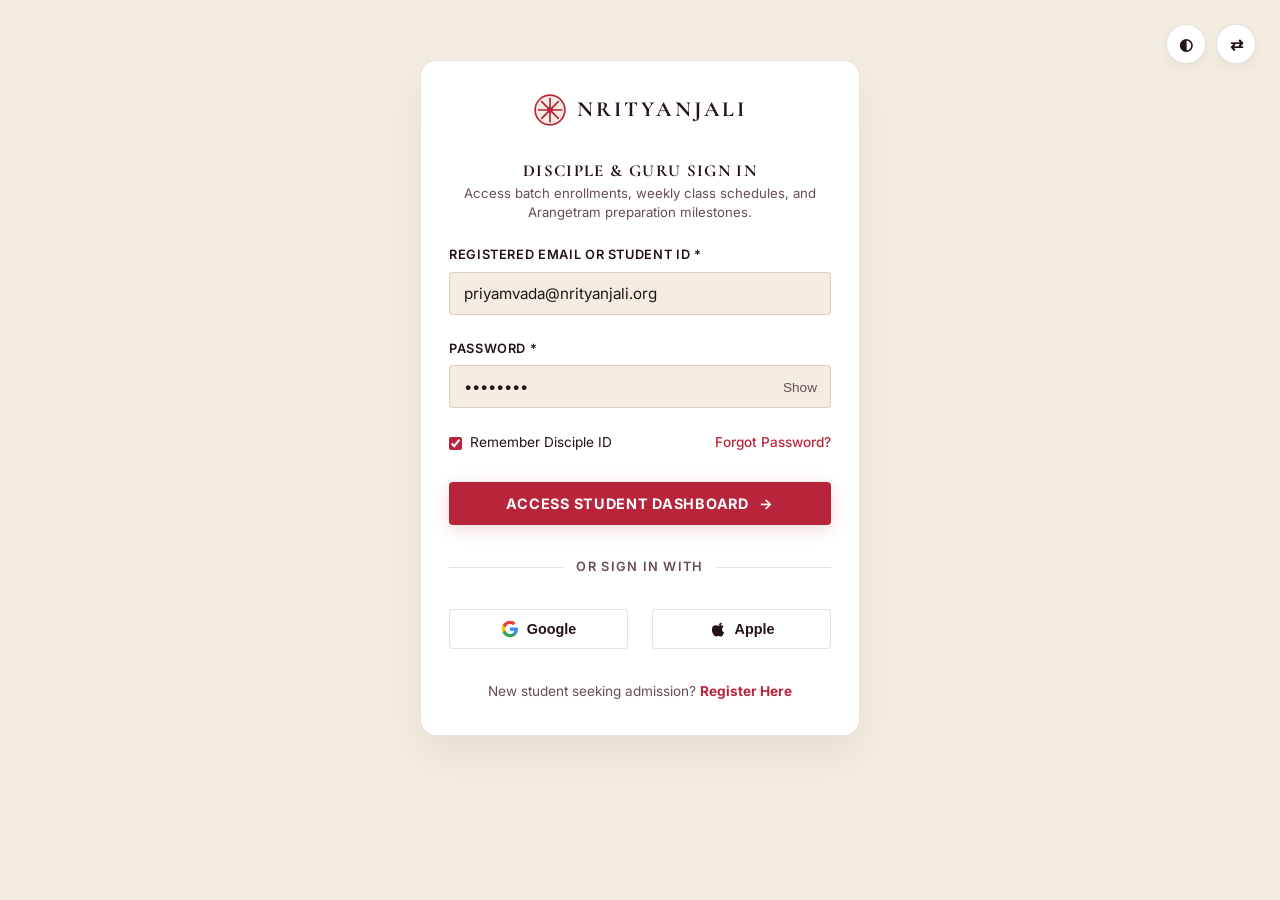
<file: login.html>
<!DOCTYPE html>
<html lang="en" data-theme="light" dir="ltr">
<head>
  <meta charset="UTF-8">
  <meta name="viewport" content="width=device-width, initial-scale=1.0">
  <title>Student Portal Login | Nrityanjali Academy</title>
  <meta name="description" content="Sign in to the Nrityanjali Academy student portal to manage your batch enrollments, view weekly class schedules, and track Arangetram preparation.">
  <link rel="icon" type="image/svg+xml" href="assets/images/favicon.svg">
  <link rel="stylesheet" href="assets/css/style.css">
</head>
<body class="login-page-body">

  <div class="auth-page-container">
    <!-- AUTH TOP BAR -->
    <div class="auth-top-bar">
      <div class="auth-page-controls">
        <button class="ctrl-btn js-theme-toggle" aria-label="Toggle Theme" title="Toggle Theme"><span>◐</span></button>
        <button class="ctrl-btn js-rtl-toggle" aria-label="Toggle Direction" title="Toggle Direction"><span>⇄</span></button>
      </div>
    </div>

    <!-- LOGIN CARD WRAPPER -->
    <div class="login-card-wrapper">
      <div class="login-card hover-petal-card">
        
        <!-- BRAND LOGO BADGE IN CARD -->
        <div style="text-align: center; display: flex; justify-content: center; margin-bottom: var(--space-xs);">
          <a href="index.html" class="brand-logo" style="display: flex; flex-direction: row; align-items: center; justify-content: center; gap: 10px; text-decoration: none;">
            <svg class="logo-icon" viewBox="0 0 32 32" fill="none" xmlns="http://www.w3.org/2000/svg" style="width: 34px; height: 34px; flex-shrink: 0;">
              <circle cx="16" cy="16" r="14" stroke="var(--terracotta-bloom)" stroke-width="1.6" fill="var(--bg-surface-elevated)"/>
              <path d="M16 5V27M5 16H27M8.2 8.2L23.8 23.8M23.8 8.2L8.2 23.8" stroke="var(--terracotta-bloom)" stroke-width="1.6" stroke-linecap="round"/>
              <circle cx="16" cy="16" r="2.6" fill="var(--terracotta-bloom)"/>
            </svg>
            <div class="brand-text" style="text-align: start;">
              <span class="brand-name" style="font-size: 1.35rem; letter-spacing: 0.14em; color: var(--text-main); font-weight: 800; font-family: var(--font-serif); display: block; line-height: 1.1;">NRITYANJALI</span>
            </div>
          </a>
        </div>

        <div style="text-align: center;">
          <h2 style="font-size: 1.05rem; font-family: var(--font-serif); font-weight: 700; letter-spacing: 0.08em; margin-top: 2px; color: var(--text-main); text-transform: uppercase;">DISCIPLE & GURU SIGN IN</h2>
          <p style="font-size: 0.825rem; color: var(--text-muted); margin-top: 4px; line-height: 1.4;">Access batch enrollments, weekly class schedules, and Arangetram preparation milestones.</p>
        </div>

        

        <form id="login-form" style="display: flex; flex-direction: column; gap: var(--space-md);">
          <div class="form-group">
            <label for="login-email" style="font-size: 0.8rem; font-weight: 600; text-transform: uppercase; letter-spacing: 0.05em; color: var(--text-main);">Registered Email or Student ID *</label>
            <input type="email" id="login-email" class="form-control" value="priyamvada@nrityanjali.org" required style="padding: 11px 14px; background: var(--bg-surface-elevated); border: 1px solid var(--border-color); border-radius: var(--radius-sm); width: 100%; box-sizing: border-box;">
          </div>

          <div class="form-group">
            <label for="login-password" style="font-size: 0.8rem; font-weight: 600; text-transform: uppercase; letter-spacing: 0.05em; color: var(--text-main);">Password *</label>
            <div class="password-input-wrapper">
              <input type="password" id="login-password" class="form-control" value="••••••••" required style="padding: 11px 14px; padding-inline-end: 55px; background: var(--bg-surface-elevated); border: 1px solid var(--border-color); border-radius: var(--radius-sm); width: 100%; box-sizing: border-box;">
              <button type="button" id="toggle-password" class="toggle-password-btn" style="inset-inline-end: 14px;">Show</button>
            </div>
          </div>

          <div style="display: flex; align-items: center; justify-content: space-between; gap: 8px; flex-wrap: wrap; font-size: 0.85rem;">
            <label style="display: flex; align-items: center; gap: 8px; cursor: pointer;">
              <input type="checkbox" checked style="accent-color: var(--terracotta-bloom);"> Remember Disciple ID
            </label>
            <a href="#" onclick="alert('Password reset link sent to your registered email.'); return false;" class="auth-link" style="font-weight: 500;">Forgot Password?</a>
          </div>

          <span id="login-error" class="form-error" style="text-align: center; color: #D9534F; font-size: 0.85rem;"></span>

          <button type="submit" class="btn btn-primary" style="width: 100%; margin-top: 4px; padding: 12px 20px; font-size: 0.9rem; font-weight: 700; border-radius: var(--radius-sm); text-transform: uppercase; letter-spacing: 0.05em; box-sizing: border-box;">
            ACCESS STUDENT DASHBOARD <span class="btn-arrow">→</span>
          </button>

          <div class="auth-divider">OR SIGN IN WITH</div>

          <!-- SOCIAL LOGIN BUTTONS -->
          <div class="social-login-grid">
            <button type="button" class="social-login-btn js-social-login" data-provider="Google">
              <svg width="18" height="18" viewBox="0 0 24 24" xmlns="http://www.w3.org/2000/svg">
                <path d="M22.56 12.25c0-.78-.07-1.53-.2-2.25H12v4.26h5.92c-.26 1.37-1.04 2.53-2.21 3.31v2.77h3.57c2.08-1.92 3.28-4.74 3.28-8.09z" fill="#4285F4"/>
                <path d="M12 23c2.97 0 5.46-.98 7.28-2.66l-3.57-2.77c-.98.66-2.23 1.06-3.71 1.06-2.86 0-5.29-1.93-6.16-4.53H2.18v2.84C3.99 20.53 7.7 23 12 23z" fill="#34A853"/>
                <path d="M5.84 14.09c-.22-.66-.35-1.36-.35-2.09s.13-1.43.35-2.09V7.06H2.18C1.43 8.55 1 10.22 1 12s.43 3.45 1.18 4.94l2.85-2.22.81-.63z" fill="#FBBC05"/>
                <path d="M12 5.38c1.62 0 3.06.56 4.21 1.64l3.15-3.15C17.45 2.09 14.97 1 12 1 7.7 1 3.99 3.47 2.18 7.06l3.66 2.84c.87-2.6 3.3-4.52 6.16-4.52z" fill="#EA4335"/>
              </svg>
              Google
            </button>
            <button type="button" class="social-login-btn js-social-login" data-provider="Apple">
              <svg width="18" height="18" viewBox="0 0 24 24" fill="currentColor" xmlns="http://www.w3.org/2000/svg">
                <path d="M18.71 19.5c-.83 1.24-1.71 2.45-3.05 2.47-1.34.03-1.77-.79-3.29-.79-1.53 0-2 .77-3.27.82-1.31.05-2.3-1.32-3.14-2.53C4.25 17 2.94 12.45 4.7 9.39c.87-1.52 2.43-2.48 4.12-2.51 1.28-.02 2.5.87 3.29.87.78 0 2.26-1.07 3.81-.91.65.03 2.47.26 3.64 1.98-.09.06-2.17 1.28-2.15 3.81.03 3.02 2.65 4.03 2.68 4.04-.03.07-.42 1.44-1.38 2.83M15.97 6.35c.67-.82 1.12-1.96.99-3.1-.97.04-2.14.65-2.83 1.45-.62.72-1.16 1.88-1.01 3 .01 0 .03 0 .05 0 1.09 0 2.13-.53 2.8-1.35z"/>
              </svg>
              Apple
            </button>
          </div>

          <div style="text-align: center; margin-top: var(--space-xs); font-size: 0.85rem; color: var(--text-muted);">
            New student seeking admission? <a href="register.html" class="auth-link">Register Here</a>
          </div>
        </form>
      </div>
    </div>
  </div>

  <script src="assets/js/main.js"></script>
</body>
</html>
</file>
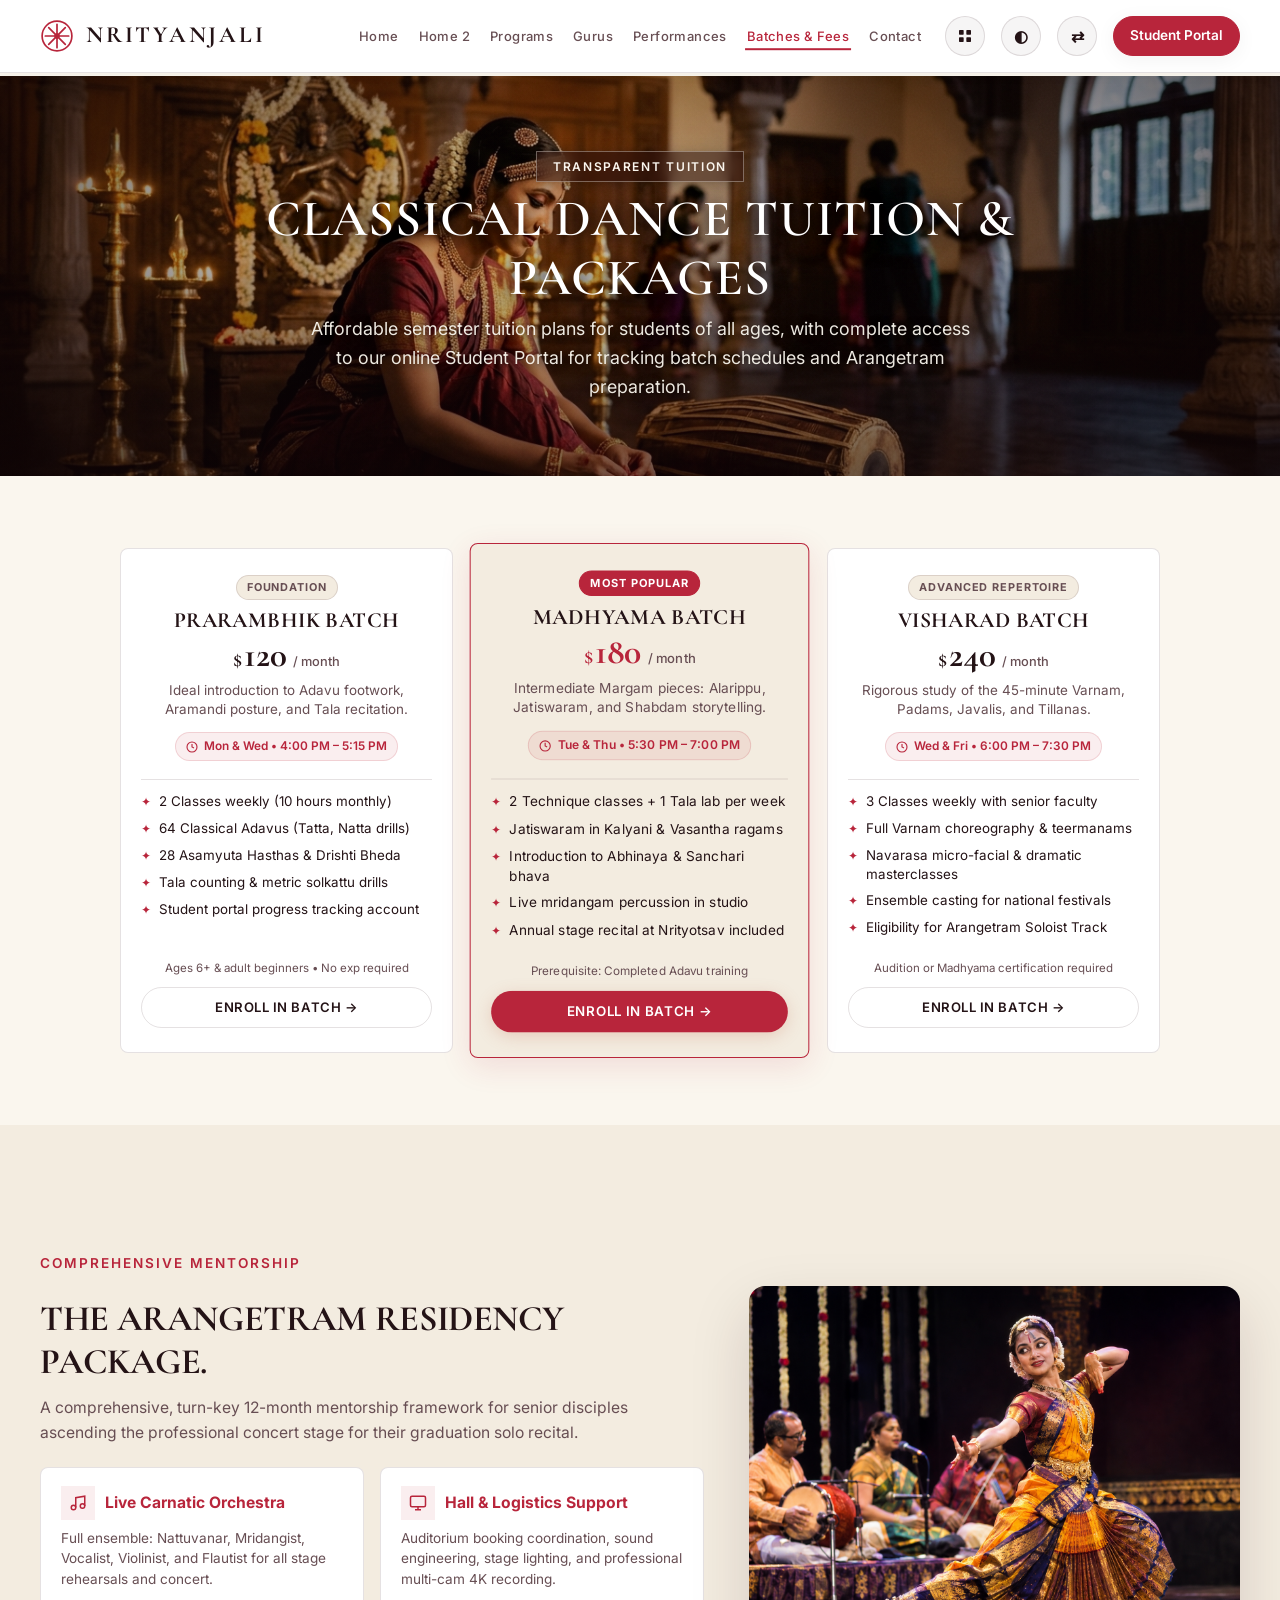
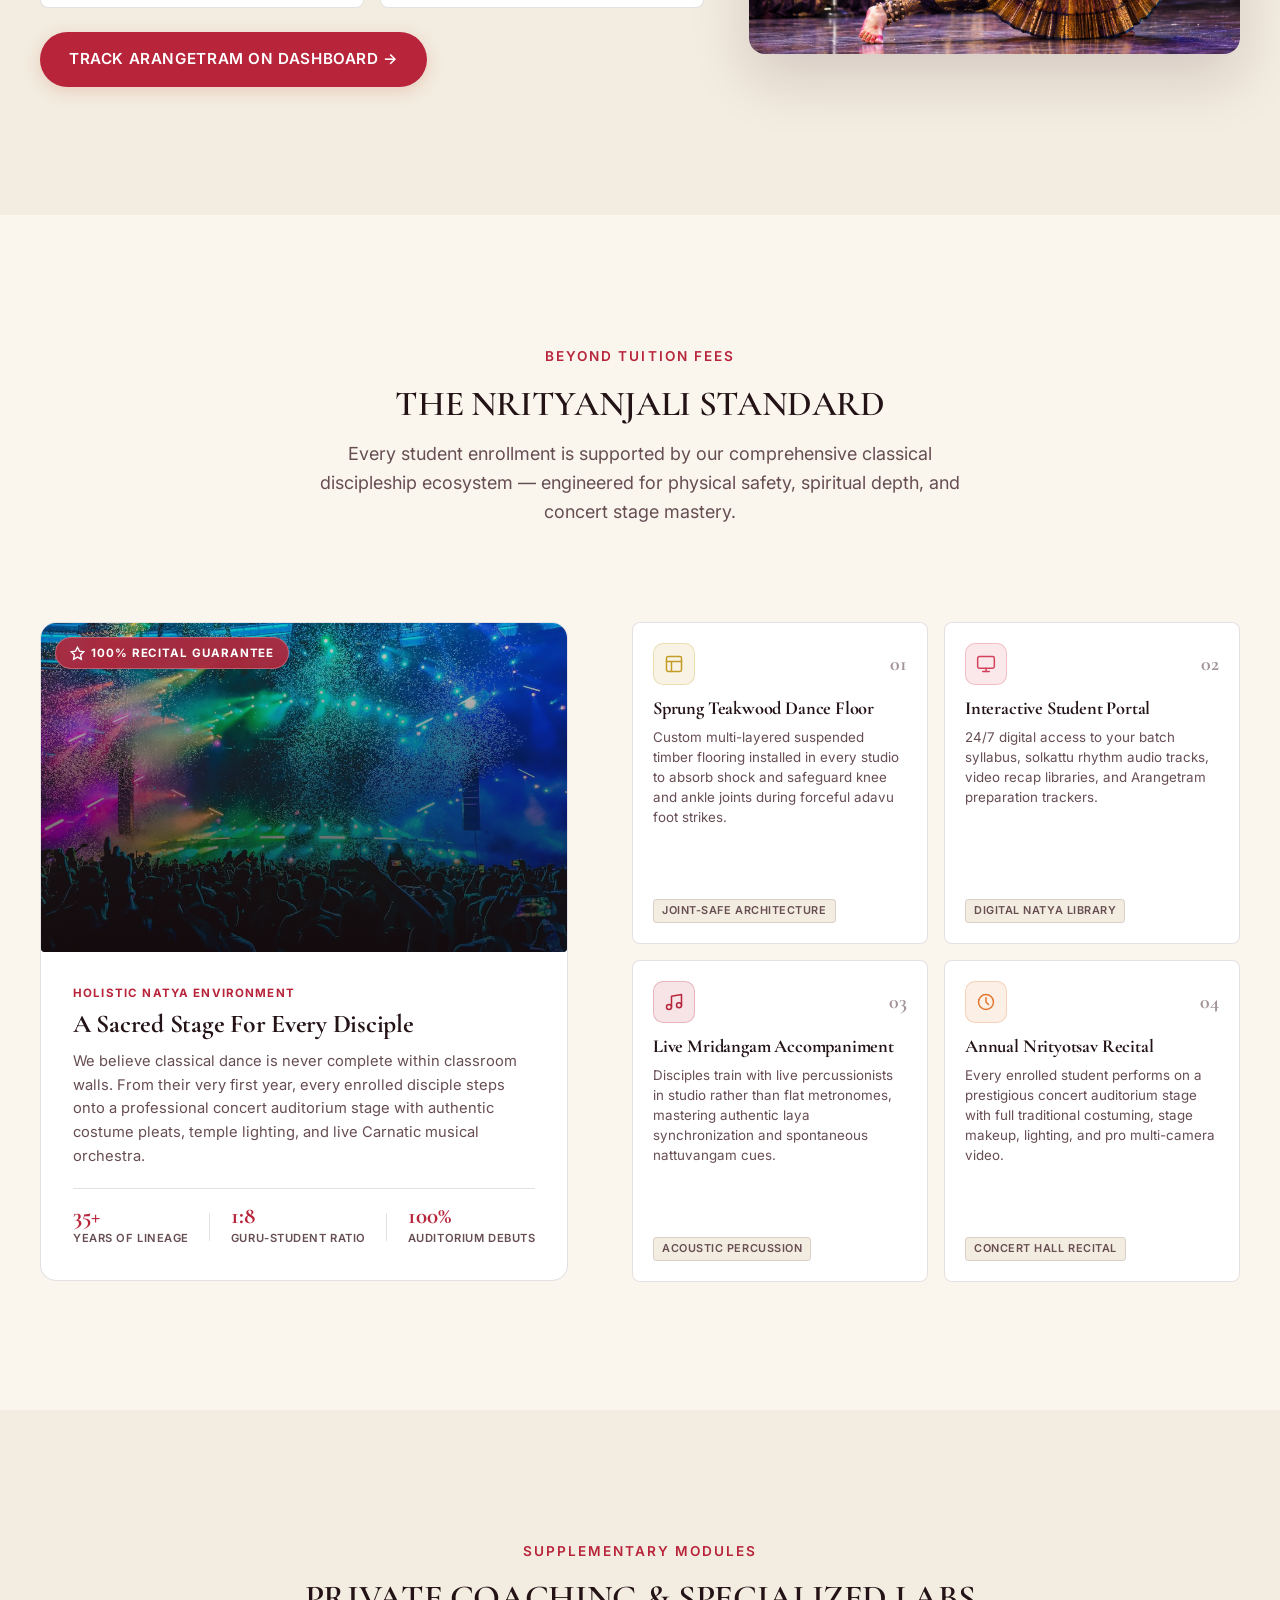
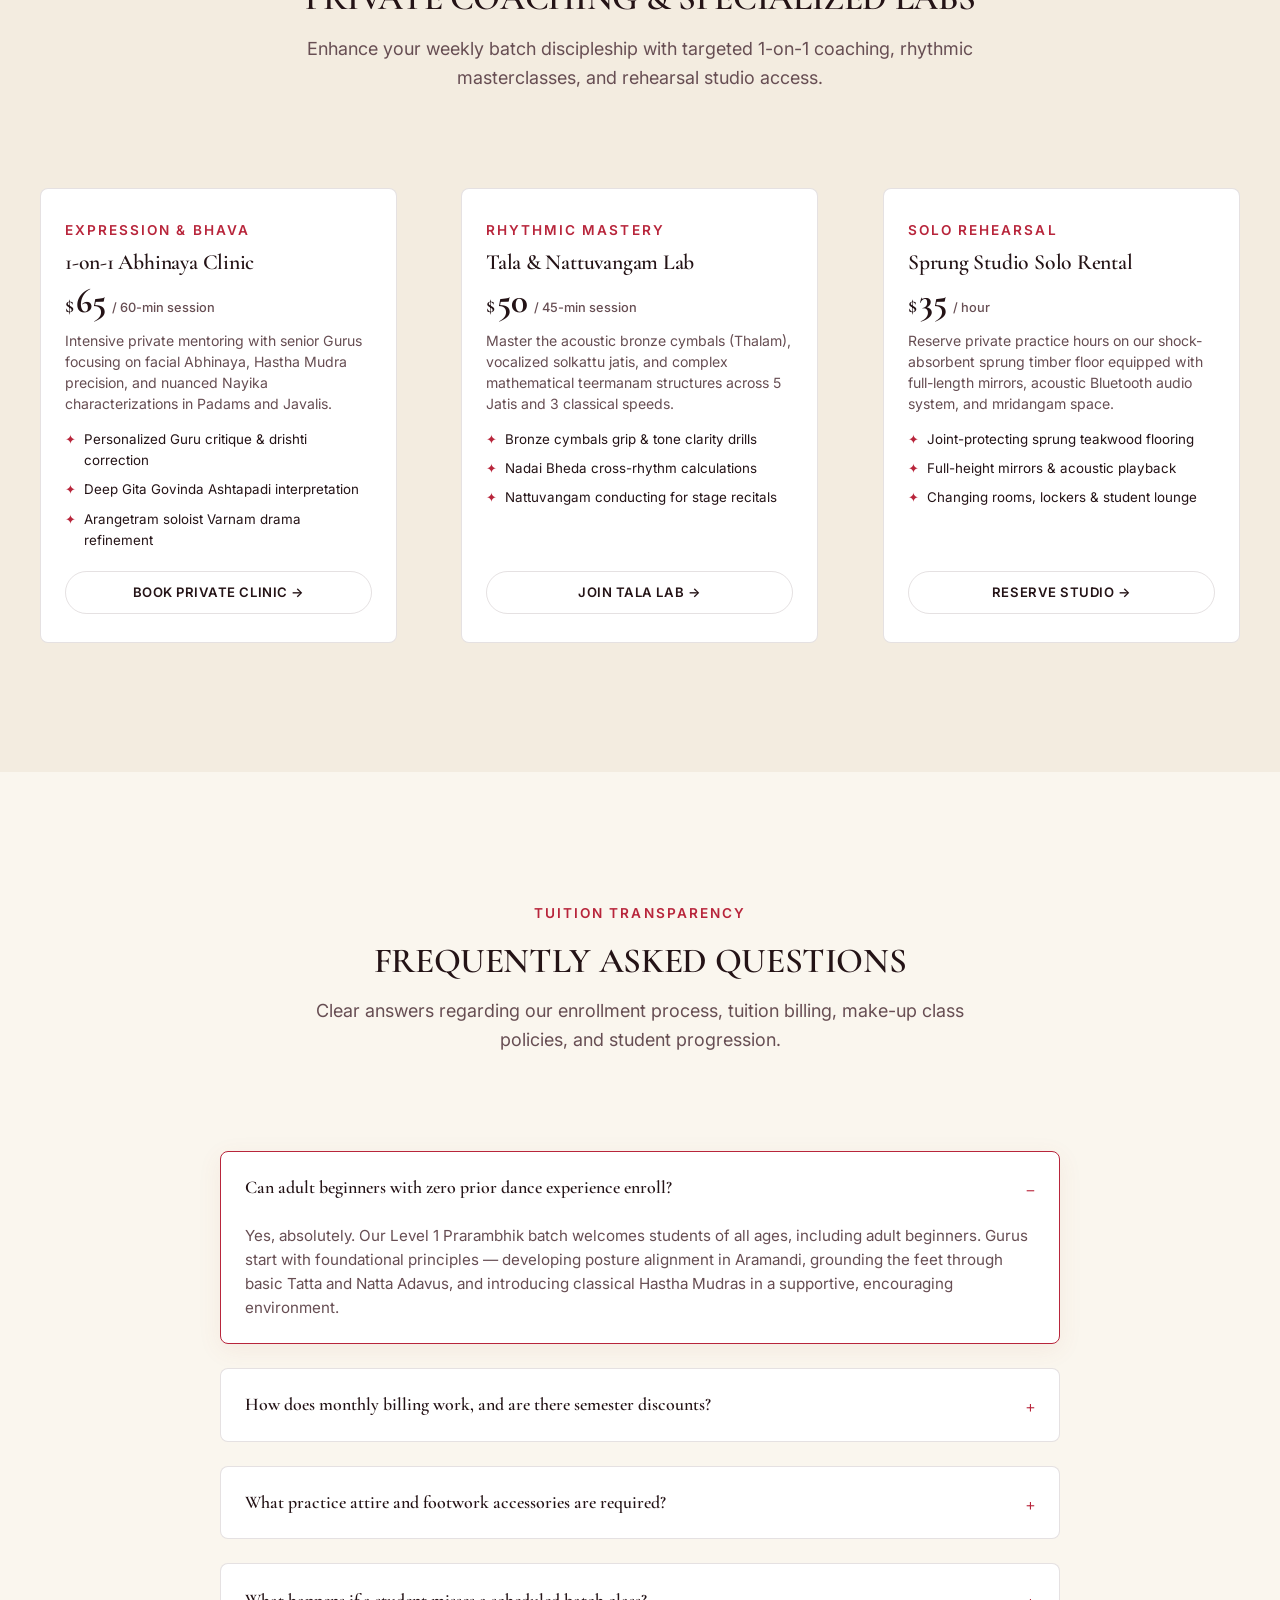
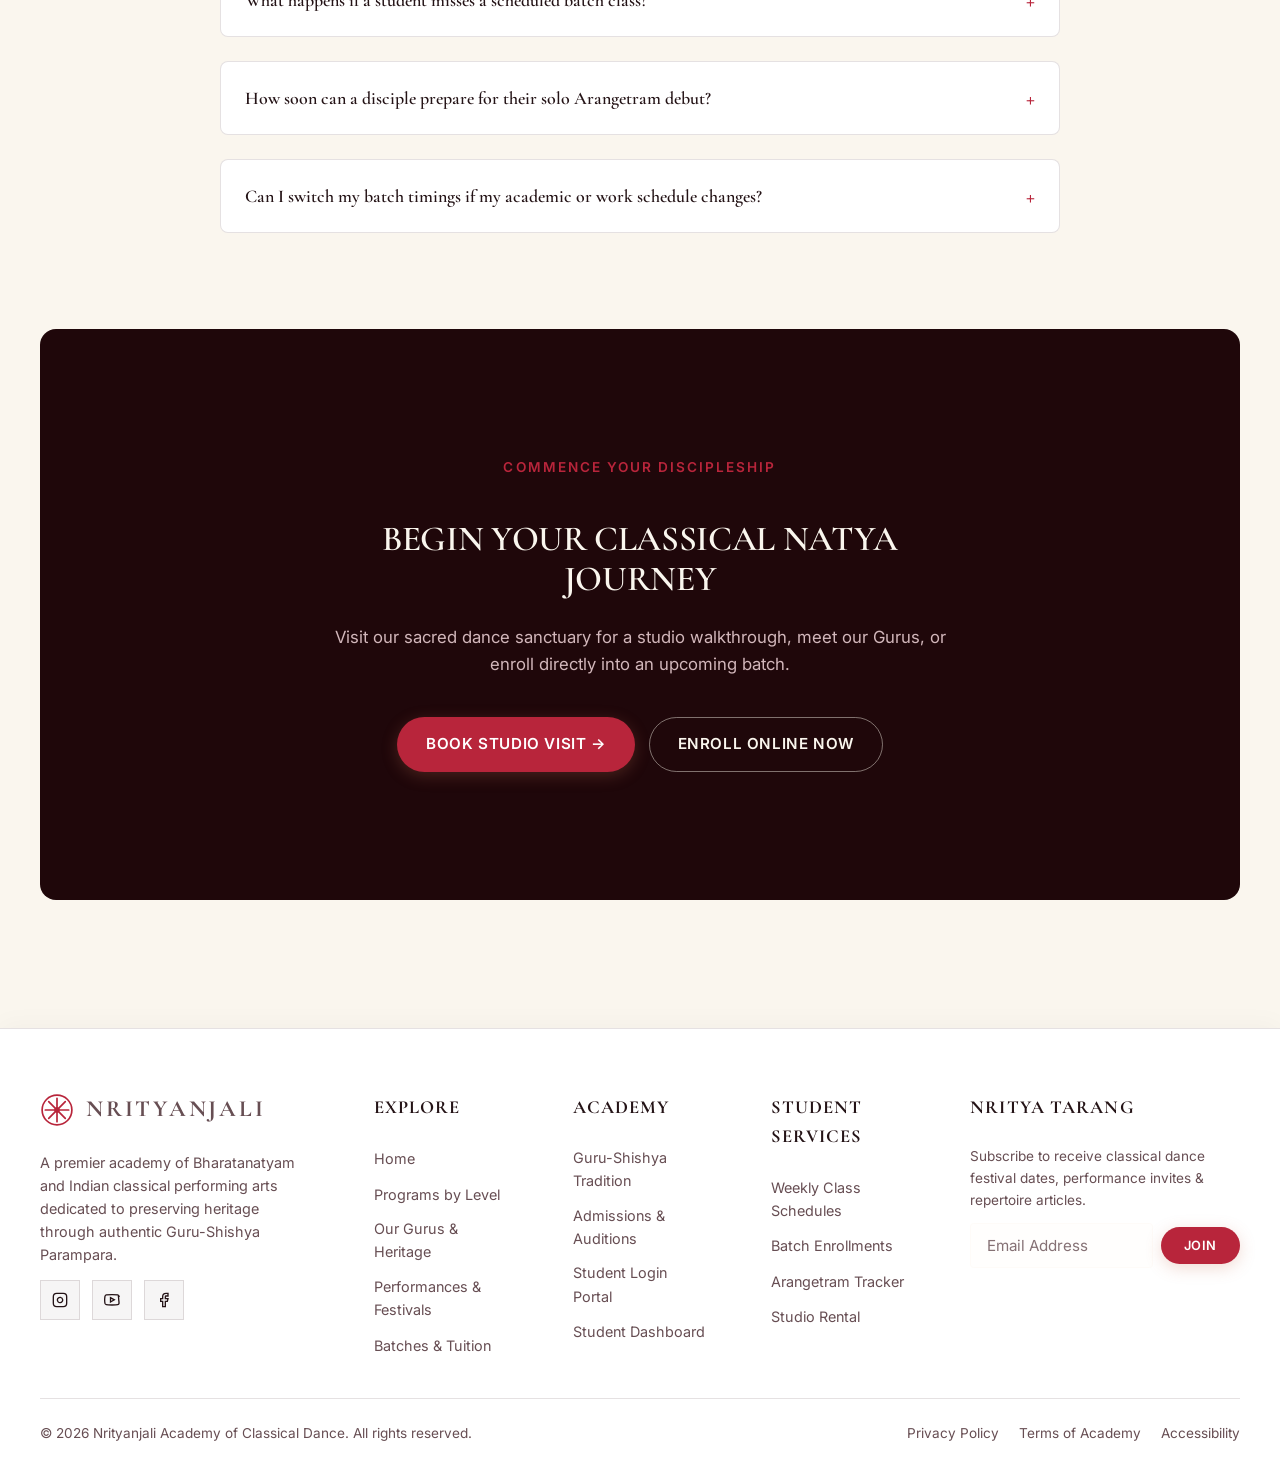
<file: pricing.html>
<!DOCTYPE html>
<html lang="en" data-theme="light" dir="ltr">
<head>
  <meta charset="UTF-8">
  <meta name="viewport" content="width=device-width, initial-scale=1.0">
  <title>Batches & Tuition Fees | Nrityanjali Academy of Classical Dance</title>
  <meta name="description" content="Transparent tuition fees, batch enrollment tiers, and Arangetram solo debut packages for Bharatanatyam and Indian classical dance disciples.">
  <link rel="icon" type="image/svg+xml" href="assets/images/favicon.svg">
  <link rel="stylesheet" href="assets/css/style.css">
</head>
<body>

  <!-- NAVBAR -->
  <header class="navbar">
    <div class="container nav-container">
      <a href="index.html" class="brand-logo">
        <svg class="logo-icon" viewBox="0 0 32 32" fill="none" xmlns="http://www.w3.org/2000/svg">
          <circle cx="16" cy="16" r="14" stroke="currentColor" stroke-width="1.6"/>
          <path d="M16 5V27M5 16H27M8.2 8.2L23.8 23.8M23.8 8.2L8.2 23.8" stroke="currentColor" stroke-width="1.6" stroke-linecap="round"/>
          <circle cx="16" cy="16" r="2.6" fill="currentColor"/>
        </svg>
        <div class="brand-text"><span class="brand-name">NRITYANJALI</span></div>
      </a>

      <nav>
        <ul class="nav-links">
          <li><a href="index.html" class="nav-link">Home</a></li>
          <li><a href="index2.html" class="nav-link">Home 2</a></li>
          <li><a href="upcoming-workshops.html" class="nav-link">Programs</a></li>
          <li><a href="about.html" class="nav-link">Gurus</a></li>
          <li><a href="events.html" class="nav-link">Performances</a></li>
          <li><a href="pricing.html" class="nav-link active">Batches & Fees</a></li>
          <li><a href="contact.html" class="nav-link">Contact</a></li>
        </ul>
      </nav>

      <div class="nav-actions">
        <a href="dashboard.html" class="ctrl-btn" aria-label="Student Dashboard" title="Student Dashboard">
          <svg width="16" height="16" viewBox="0 0 24 24" fill="currentColor"><rect x="3" y="3" width="7" height="7" rx="1"/><rect x="14" y="3" width="7" height="7" rx="1"/><rect x="3" y="14" width="7" height="7" rx="1"/><rect x="14" y="14" width="7" height="7" rx="1"/></svg>
        </a>
        <button class="ctrl-btn js-theme-toggle" aria-label="Toggle Theme" title="Toggle Theme">
          <span>◐</span>
        </button>
        <button class="ctrl-btn js-rtl-toggle" aria-label="Toggle Direction" title="Toggle Direction">
          <span>⇄</span>
        </button>
        <a href="login.html" class="nav-primary-cta" title="Student Login Portal">
          <span>Student Portal</span>
        </a>
      </div>

      <button class="mobile-hamburger" aria-label="Open Mobile Menu"><svg viewBox="0 0 24 24" fill="none" stroke="currentColor" stroke-width="2"><path d="M4 6h16M4 12h16M4 18h16"/></svg></button>
    </div>
  </header>

  <!-- MOBILE DRAWER -->
  <div class="mobile-drawer">
    <div class="drawer-header">
      <div class="brand-text"><span class="brand-name">NRITYANJALI</span></div>
      <button class="drawer-close-btn">✕</button>
    </div>
    <ul class="mobile-drawer-links">
      <li><a href="index.html" class="mobile-drawer-link">Home</a></li>
      <li><a href="index2.html" class="mobile-drawer-link">Home 2</a></li>
      <li><a href="upcoming-workshops.html" class="mobile-drawer-link">Programs</a></li>
      <li><a href="about.html" class="mobile-drawer-link">Gurus</a></li>
      <li><a href="events.html" class="mobile-drawer-link">Performances</a></li>
      <li><a href="pricing.html" class="mobile-drawer-link active">Batches & Fees</a></li>
      <li><a href="contact.html" class="mobile-drawer-link">Contact</a></li>
    </ul>
    <div class="drawer-controls">
      <div class="ctrl-group">
        <a href="dashboard.html" class="ctrl-btn" aria-label="Student Dashboard" title="Student Dashboard">
          <svg width="16" height="16" viewBox="0 0 24 24" fill="currentColor"><rect x="3" y="3" width="7" height="7" rx="1"/><rect x="14" y="3" width="7" height="7" rx="1"/><rect x="3" y="14" width="7" height="7" rx="1"/><rect x="14" y="14" width="7" height="7" rx="1"/></svg>
        </a>
        <button class="ctrl-btn js-theme-toggle" aria-label="Toggle Theme" title="Toggle Theme"><span>◐</span></button>
        <button class="ctrl-btn js-rtl-toggle" aria-label="Toggle Direction" title="Toggle Direction"><span>⇄</span></button>
      </div>
      <a href="login.html" class="nav-primary-cta" style="width: 100%; text-align: center;">
        <span>Student Portal</span>
      </a>
    </div>
  </div>

  <main>
    <!-- SECTION 01 — HERO -->
    <section class="inner-hero hero-pricing">
      <div class="container">
        <span class="section-tag">TRANSPARENT TUITION</span>
        <h1>CLASSICAL DANCE TUITION &amp; PACKAGES</h1>
        <p>
          Affordable semester tuition plans for students of all ages, with complete access to our online Student Portal for tracking batch schedules and Arangetram preparation.
        </p>
      </div>
    </section>

    <!-- SECTION 02 — BATCH PRICING CARDS -->
    <section id="batches" class="section-padding" style="padding-block: clamp(48px, 6vw, 72px); scroll-margin-top: 80px;">
      <div class="container">
        <div class="pricing-grid-wrap">
          <div class="pricing-grid">
            <!-- Tier 1 -->
            <div class="pricing-card hover-petal-card">
              <div>
                <span class="pricing-badge">FOUNDATION</span>
                <h3 class="pricing-tier-title">PRARAMBHIK BATCH</h3>
                <div class="pricing-price-wrap">
                  <span class="pricing-currency">$</span>
                  <span class="pricing-amount">120</span>
                  <span class="pricing-period">/ month</span>
                </div>
                <p class="pricing-tier-desc">Ideal introduction to Adavu footwork, Aramandi posture, and Tala recitation.</p>
                <div class="pricing-schedule-pill">
                  <svg width="12" height="12" viewBox="0 0 24 24" fill="none" stroke="currentColor" stroke-width="2.2"><circle cx="12" cy="12" r="10"/><polyline points="12 6 12 12 16 14"/></svg>
                  <span>Mon &amp; Wed • 4:00 PM – 5:15 PM</span>
                </div>
                <hr class="pricing-divider">
                <ul class="pricing-features-list">
                  <li><span class="pricing-feature-bullet">✦</span><span>2 Classes weekly (10 hours monthly)</span></li>
                  <li><span class="pricing-feature-bullet">✦</span><span>64 Classical Adavus (Tatta, Natta drills)</span></li>
                  <li><span class="pricing-feature-bullet">✦</span><span>28 Asamyuta Hasthas &amp; Drishti Bheda</span></li>
                  <li><span class="pricing-feature-bullet">✦</span><span>Tala counting &amp; metric solkattu drills</span></li>
                  <li><span class="pricing-feature-bullet">✦</span><span>Student portal progress tracking account</span></li>
                </ul>
              </div>
              <div class="pricing-card-footer">
                <div class="pricing-prereq">Ages 6+ &amp; adult beginners • No exp required</div>
                <a href="dashboard.html#batches" class="btn btn-secondary" style="width: 100%;">ENROLL IN BATCH →</a>
              </div>
            </div>

            <!-- Tier 2 (Featured) -->
            <div class="pricing-card pricing-featured hover-petal-card">
              <div>
                <span class="pricing-badge pricing-badge-popular">MOST POPULAR</span>
                <h3 class="pricing-tier-title">MADHYAMA BATCH</h3>
                <div class="pricing-price-wrap">
                  <span class="pricing-currency">$</span>
                  <span class="pricing-amount">180</span>
                  <span class="pricing-period">/ month</span>
                </div>
                <p class="pricing-tier-desc">Intermediate Margam pieces: Alarippu, Jatiswaram, and Shabdam storytelling.</p>
                <div class="pricing-schedule-pill">
                  <svg width="12" height="12" viewBox="0 0 24 24" fill="none" stroke="currentColor" stroke-width="2.2"><circle cx="12" cy="12" r="10"/><polyline points="12 6 12 12 16 14"/></svg>
                  <span>Tue &amp; Thu • 5:30 PM – 7:00 PM</span>
                </div>
                <hr class="pricing-divider">
                <ul class="pricing-features-list">
                  <li><span class="pricing-feature-bullet">✦</span><span>2 Technique classes + 1 Tala lab per week</span></li>
                  <li><span class="pricing-feature-bullet">✦</span><span>Jatiswaram in Kalyani &amp; Vasantha ragams</span></li>
                  <li><span class="pricing-feature-bullet">✦</span><span>Introduction to Abhinaya &amp; Sanchari bhava</span></li>
                  <li><span class="pricing-feature-bullet">✦</span><span>Live mridangam percussion in studio</span></li>
                  <li><span class="pricing-feature-bullet">✦</span><span>Annual stage recital at Nrityotsav included</span></li>
                </ul>
              </div>
              <div class="pricing-card-footer">
                <div class="pricing-prereq">Prerequisite: Completed Adavu training</div>
                <a href="dashboard.html#batches" class="btn btn-primary" style="width: 100%;">ENROLL IN BATCH →</a>
              </div>
            </div>

            <!-- Tier 3 -->
            <div class="pricing-card hover-petal-card">
              <div>
                <span class="pricing-badge">ADVANCED REPERTOIRE</span>
                <h3 class="pricing-tier-title">VISHARAD BATCH</h3>
                <div class="pricing-price-wrap">
                  <span class="pricing-currency">$</span>
                  <span class="pricing-amount">240</span>
                  <span class="pricing-period">/ month</span>
                </div>
                <p class="pricing-tier-desc">Rigorous study of the 45-minute Varnam, Padams, Javalis, and Tillanas.</p>
                <div class="pricing-schedule-pill">
                  <svg width="12" height="12" viewBox="0 0 24 24" fill="none" stroke="currentColor" stroke-width="2.2"><circle cx="12" cy="12" r="10"/><polyline points="12 6 12 12 16 14"/></svg>
                  <span>Wed &amp; Fri • 6:00 PM – 7:30 PM</span>
                </div>
                <hr class="pricing-divider">
                <ul class="pricing-features-list">
                  <li><span class="pricing-feature-bullet">✦</span><span>3 Classes weekly with senior faculty</span></li>
                  <li><span class="pricing-feature-bullet">✦</span><span>Full Varnam choreography &amp; teermanams</span></li>
                  <li><span class="pricing-feature-bullet">✦</span><span>Navarasa micro-facial &amp; dramatic masterclasses</span></li>
                  <li><span class="pricing-feature-bullet">✦</span><span>Ensemble casting for national festivals</span></li>
                  <li><span class="pricing-feature-bullet">✦</span><span>Eligibility for Arangetram Soloist Track</span></li>
                </ul>
              </div>
              <div class="pricing-card-footer">
                <div class="pricing-prereq">Audition or Madhyama certification required</div>
                <a href="dashboard.html#batches" class="btn btn-secondary" style="width: 100%;">ENROLL IN BATCH →</a>
              </div>
            </div>
          </div>
        </div>
      </div>
    </section>

    <!-- SECTION 03 — ARANGETRAM SOLOIST MENTORSHIP SHOWCASE -->
    <section id="arangetram-residency" class="section-padding arangetram-showcase-section" style="background-color: var(--bg-surface-elevated); scroll-margin-top: 80px;">
      <div class="container">
        <div class="arangetram-showcase-grid">
          <div class="arangetram-showcase-content">
            <span class="section-tag" style="color: var(--terracotta-bloom);">COMPREHENSIVE MENTORSHIP</span>
            <h2 class="arangetram-showcase-title">THE ARANGETRAM RESIDENCY PACKAGE.</h2>
            <p class="arangetram-showcase-desc">
              A comprehensive, turn-key 12-month mentorship framework for senior disciples ascending the professional concert stage for their graduation solo recital.
            </p>
            <div class="arangetram-pillars-grid">
              <div class="arangetram-pillar-card hover-petal-card">
                <div class="pillar-header">
                  <div class="pillar-icon">
                    <svg width="18" height="18" viewBox="0 0 24 24" fill="none" stroke="currentColor" stroke-width="2">
                      <path d="M9 18V5l12-2v13"></path>
                      <circle cx="6" cy="18" r="3"></circle>
                      <circle cx="18" cy="16" r="3"></circle>
                    </svg>
                  </div>
                  <strong>Live Carnatic Orchestra</strong>
                </div>
                <p>Full ensemble: Nattuvanar, Mridangist, Vocalist, Violinist, and Flautist for all stage rehearsals and concert.</p>
              </div>
              <div class="arangetram-pillar-card hover-petal-card">
                <div class="pillar-header">
                  <div class="pillar-icon">
                    <svg width="18" height="18" viewBox="0 0 24 24" fill="none" stroke="currentColor" stroke-width="2">
                      <rect x="2" y="3" width="20" height="14" rx="2" ry="2"></rect>
                      <line x1="8" y1="21" x2="16" y2="21"></line>
                      <line x1="12" y1="17" x2="12" y2="21"></line>
                    </svg>
                  </div>
                  <strong>Hall &amp; Logistics Support</strong>
                </div>
                <p>Auditorium booking coordination, sound engineering, stage lighting, and professional multi-cam 4K recording.</p>
              </div>
            </div>
            <div class="arangetram-showcase-action">
              <a href="dashboard.html#arangetram" class="btn btn-primary">TRACK ARANGETRAM ON DASHBOARD →</a>
            </div>
          </div>

          <div class="arangetram-showcase-visual">
            <div class="image-leaf-container hover-petal-card">
              <img src="assets/images/hero-performance.jpg" alt="Bharatanatyam dancer in full Kanchipuram silk costume on concert stage">
            </div>
          </div>
        </div>
      </div>
    </section>

    <!-- SECTION 04 — DISTINCT VALUE PROPOSITION & ENROLLMENT GUARANTEE -->
    <section class="section-padding distinct-inclusion-section">
      <div class="container">
        <div class="section-header center-align">
          <span class="section-tag">BEYOND TUITION FEES</span>
          <h2>THE NRITYANJALI STANDARD</h2>
          <p>Every student enrollment is supported by our comprehensive classical discipleship ecosystem — engineered for physical safety, spiritual depth, and concert stage mastery.</p>
        </div>

        <div class="distinct-inclusion-grid">
          <!-- Left Column: Spotlight Editorial Showcase -->
          <div class="distinct-spotlight-card hover-petal-card">
            <div class="distinct-spotlight-img-wrap image-leaf-container">
              <img src="assets/images/performance-3.jpg" alt="Disciples performing ensemble Margam on concert stage with live orchestra">
              <div class="distinct-spotlight-overlay"></div>
              <div class="distinct-spotlight-floating-badge">
                <svg width="15" height="15" viewBox="0 0 24 24" fill="none" stroke="currentColor" stroke-width="2.2">
                  <path d="M12 2l3.09 6.26L22 9.27l-5 4.87 1.18 6.88L12 17.77l-6.18 3.25L7 14.14 2 9.27l6.91-1.01L12 2z"></path>
                </svg>
                <span>100% Recital Guarantee</span>
              </div>
            </div>
            <div class="distinct-spotlight-body">
              <div>
                <span class="distinct-spotlight-kicker">HOLISTIC NATYA ENVIRONMENT</span>
                <h3 class="distinct-spotlight-title">A Sacred Stage For Every Disciple</h3>
                <p class="distinct-spotlight-desc">
                  We believe classical dance is never complete within classroom walls. From their very first year, every enrolled disciple steps onto a professional concert auditorium stage with authentic costume pleats, temple lighting, and live Carnatic musical orchestra.
                </p>
              </div>
              <div class="distinct-spotlight-metrics">
                <div class="distinct-spotlight-metric">
                  <span class="metric-num">35+</span>
                  <span class="metric-label">Years of Lineage</span>
                </div>
                <div class="distinct-metric-sep"></div>
                <div class="distinct-spotlight-metric">
                  <span class="metric-num">1:8</span>
                  <span class="metric-label">Guru-Student Ratio</span>
                </div>
                <div class="distinct-metric-sep"></div>
                <div class="distinct-spotlight-metric">
                  <span class="metric-num">100%</span>
                  <span class="metric-label">Auditorium Debuts</span>
                </div>
              </div>
            </div>
          </div>

          <!-- Right Column: 4 Distinct Feature Pillars (2x2 Grid) -->
          <div class="distinct-benefits-grid">
            <!-- Feature 1 -->
            <div class="distinct-benefit-card hover-petal-card">
              <div class="distinct-benefit-top">
                <div class="distinct-icon-circle icon-gold">
                  <svg width="20" height="20" viewBox="0 0 24 24" fill="none" stroke="currentColor" stroke-width="1.8" stroke-linecap="round" stroke-linejoin="round">
                    <rect x="3" y="3" width="18" height="18" rx="2"></rect>
                    <path d="M3 9h18M9 21V9"></path>
                  </svg>
                </div>
                <span class="distinct-benefit-step">01</span>
              </div>
              <div>
                <h4 class="distinct-benefit-title">Sprung Teakwood Dance Floor</h4>
                <p class="distinct-benefit-desc">
                  Custom multi-layered suspended timber flooring installed in every studio to absorb shock and safeguard knee and ankle joints during forceful adavu foot strikes.
                </p>
              </div>
              <span class="distinct-benefit-tag">Joint-Safe Architecture</span>
            </div>

            <!-- Feature 2 -->
            <div class="distinct-benefit-card hover-petal-card">
              <div class="distinct-benefit-top">
                <div class="distinct-icon-circle icon-rose">
                  <svg width="20" height="20" viewBox="0 0 24 24" fill="none" stroke="currentColor" stroke-width="1.8" stroke-linecap="round" stroke-linejoin="round">
                    <rect x="2" y="3" width="20" height="14" rx="2"></rect>
                    <line x1="8" y1="21" x2="16" y2="21"></line>
                    <line x1="12" y1="17" x2="12" y2="21"></line>
                  </svg>
                </div>
                <span class="distinct-benefit-step">02</span>
              </div>
              <div>
                <h4 class="distinct-benefit-title">Interactive Student Portal</h4>
                <p class="distinct-benefit-desc">
                  24/7 digital access to your batch syllabus, solkattu rhythm audio tracks, video recap libraries, and Arangetram preparation trackers.
                </p>
              </div>
              <span class="distinct-benefit-tag">Digital Natya Library</span>
            </div>

            <!-- Feature 3 -->
            <div class="distinct-benefit-card hover-petal-card">
              <div class="distinct-benefit-top">
                <div class="distinct-icon-circle icon-crimson">
                  <svg width="20" height="20" viewBox="0 0 24 24" fill="none" stroke="currentColor" stroke-width="1.8" stroke-linecap="round" stroke-linejoin="round">
                    <path d="M9 18V5l12-2v13"></path>
                    <circle cx="6" cy="18" r="3"></circle>
                    <circle cx="18" cy="16" r="3"></circle>
                  </svg>
                </div>
                <span class="distinct-benefit-step">03</span>
              </div>
              <div>
                <h4 class="distinct-benefit-title">Live Mridangam Accompaniment</h4>
                <p class="distinct-benefit-desc">
                  Disciples train with live percussionists in studio rather than flat metronomes, mastering authentic laya synchronization and spontaneous nattuvangam cues.
                </p>
              </div>
              <span class="distinct-benefit-tag">Acoustic Percussion</span>
            </div>

            <!-- Feature 4 -->
            <div class="distinct-benefit-card hover-petal-card">
              <div class="distinct-benefit-top">
                <div class="distinct-icon-circle icon-amber">
                  <svg width="20" height="20" viewBox="0 0 24 24" fill="none" stroke="currentColor" stroke-width="1.8" stroke-linecap="round" stroke-linejoin="round">
                    <circle cx="12" cy="12" r="9"></circle>
                    <path d="M12 7v5l3 3"></path>
                  </svg>
                </div>
                <span class="distinct-benefit-step">04</span>
              </div>
              <div>
                <h4 class="distinct-benefit-title">Annual Nrityotsav Recital</h4>
                <p class="distinct-benefit-desc">
                  Every enrolled student performs on a prestigious concert auditorium stage with full traditional costuming, stage makeup, lighting, and pro multi-camera video.
                </p>
              </div>
              <span class="distinct-benefit-tag">Concert Hall Recital</span>
            </div>
          </div>
        </div>
      </div>
    </section>

    <!-- SECTION 05 — PRIVATE COACHING & SPECIALIZED LABS -->
    <section class="section-padding" style="background-color: var(--bg-surface-elevated);">
      <div class="container">
        <div class="section-header center-align">
          <span class="section-tag">SUPPLEMENTARY MODULES</span>
          <h2>PRIVATE COACHING &amp; SPECIALIZED LABS</h2>
          <p>Enhance your weekly batch discipleship with targeted 1-on-1 coaching, rhythmic masterclasses, and rehearsal studio access.</p>
        </div>

        <div class="grid-3" style="margin-top: var(--space-xl);">
          <!-- Card 1 -->
          <div class="hover-petal-card" style="background: var(--bg-surface); padding: 28px 24px; border-radius: var(--radius-md); border: 1px solid var(--border-color); display: flex; flex-direction: column; justify-content: space-between; height: 100%;">
            <div>
              <span class="section-tag" style="margin-bottom: 8px;">EXPRESSION &amp; BHAVA</span>
              <h3 style="font-size: 1.35rem; margin-bottom: 6px;">1-on-1 Abhinaya Clinic</h3>
              <div class="pricing-price-wrap" style="justify-content: flex-start; margin-block: 8px;">
                <span class="pricing-currency">$</span>
                <span class="pricing-amount">65</span>
                <span class="pricing-period">/ 60-min session</span>
              </div>
              <p style="font-size: 0.88rem; color: var(--text-muted); line-height: 1.5; margin-bottom: 14px;">
                Intensive private mentoring with senior Gurus focusing on facial Abhinaya, Hastha Mudra precision, and nuanced Nayika characterizations in Padams and Javalis.
              </p>
              <ul style="list-style: none; padding: 0; margin: 0; display: flex; flex-direction: column; gap: 8px; font-size: 0.835rem; color: var(--text-main);">
                <li style="display: flex; gap: 8px;"><span style="color: var(--terracotta-bloom);">✦</span><span>Personalized Guru critique &amp; drishti correction</span></li>
                <li style="display: flex; gap: 8px;"><span style="color: var(--terracotta-bloom);">✦</span><span>Deep Gita Govinda Ashtapadi interpretation</span></li>
                <li style="display: flex; gap: 8px;"><span style="color: var(--terracotta-bloom);">✦</span><span>Arangetram soloist Varnam drama refinement</span></li>
              </ul>
            </div>
            <div style="margin-top: 20px;">
              <a href="contact.html" class="btn btn-secondary" style="width: 100%; padding: 10px 16px; font-size: 0.82rem;">BOOK PRIVATE CLINIC →</a>
            </div>
          </div>

          <!-- Card 2 -->
          <div class="hover-petal-card" style="background: var(--bg-surface); padding: 28px 24px; border-radius: var(--radius-md); border: 1px solid var(--border-color); display: flex; flex-direction: column; justify-content: space-between; height: 100%;">
            <div>
              <span class="section-tag" style="margin-bottom: 8px;">RHYTHMIC MASTERY</span>
              <h3 style="font-size: 1.35rem; margin-bottom: 6px;">Tala &amp; Nattuvangam Lab</h3>
              <div class="pricing-price-wrap" style="justify-content: flex-start; margin-block: 8px;">
                <span class="pricing-currency">$</span>
                <span class="pricing-amount">50</span>
                <span class="pricing-period">/ 45-min session</span>
              </div>
              <p style="font-size: 0.88rem; color: var(--text-muted); line-height: 1.5; margin-bottom: 14px;">
                Master the acoustic bronze cymbals (Thalam), vocalized solkattu jatis, and complex mathematical teermanam structures across 5 Jatis and 3 classical speeds.
              </p>
              <ul style="list-style: none; padding: 0; margin: 0; display: flex; flex-direction: column; gap: 8px; font-size: 0.835rem; color: var(--text-main);">
                <li style="display: flex; gap: 8px;"><span style="color: var(--terracotta-bloom);">✦</span><span>Bronze cymbals grip &amp; tone clarity drills</span></li>
                <li style="display: flex; gap: 8px;"><span style="color: var(--terracotta-bloom);">✦</span><span>Nadai Bheda cross-rhythm calculations</span></li>
                <li style="display: flex; gap: 8px;"><span style="color: var(--terracotta-bloom);">✦</span><span>Nattuvangam conducting for stage recitals</span></li>
              </ul>
            </div>
            <div style="margin-top: 20px;">
              <a href="contact.html" class="btn btn-secondary" style="width: 100%; padding: 10px 16px; font-size: 0.82rem;">JOIN TALA LAB →</a>
            </div>
          </div>

          <!-- Card 3 -->
          <div class="hover-petal-card" style="background: var(--bg-surface); padding: 28px 24px; border-radius: var(--radius-md); border: 1px solid var(--border-color); display: flex; flex-direction: column; justify-content: space-between; height: 100%;">
            <div>
              <span class="section-tag" style="margin-bottom: 8px;">SOLO REHEARSAL</span>
              <h3 style="font-size: 1.35rem; margin-bottom: 6px;">Sprung Studio Solo Rental</h3>
              <div class="pricing-price-wrap" style="justify-content: flex-start; margin-block: 8px;">
                <span class="pricing-currency">$</span>
                <span class="pricing-amount">35</span>
                <span class="pricing-period">/ hour</span>
              </div>
              <p style="font-size: 0.88rem; color: var(--text-muted); line-height: 1.5; margin-bottom: 14px;">
                Reserve private practice hours on our shock-absorbent sprung timber floor equipped with full-length mirrors, acoustic Bluetooth audio system, and mridangam space.
              </p>
              <ul style="list-style: none; padding: 0; margin: 0; display: flex; flex-direction: column; gap: 8px; font-size: 0.835rem; color: var(--text-main);">
                <li style="display: flex; gap: 8px;"><span style="color: var(--terracotta-bloom);">✦</span><span>Joint-protecting sprung teakwood flooring</span></li>
                <li style="display: flex; gap: 8px;"><span style="color: var(--terracotta-bloom);">✦</span><span>Full-height mirrors &amp; acoustic playback</span></li>
                <li style="display: flex; gap: 8px;"><span style="color: var(--terracotta-bloom);">✦</span><span>Changing rooms, lockers &amp; student lounge</span></li>
              </ul>
            </div>
            <div style="margin-top: 20px;">
              <a href="contact.html" class="btn btn-secondary" style="width: 100%; padding: 10px 16px; font-size: 0.82rem;">RESERVE STUDIO →</a>
            </div>
          </div>
        </div>
      </div>
    </section>

    <!-- SECTION 06 — FREQUENTLY ASKED QUESTIONS (TUITION & ADMISSIONS) -->
    <section class="section-padding">
      <div class="container">
        <div class="section-header center-align">
          <span class="section-tag">TUITION TRANSPARENCY</span>
          <h2>FREQUENTLY ASKED QUESTIONS</h2>
          <p>Clear answers regarding our enrollment process, tuition billing, make-up class policies, and student progression.</p>
        </div>

        <div class="faq-container">
          <details class="faq-item" open>
            <summary class="faq-question">Can adult beginners with zero prior dance experience enroll?</summary>
            <div class="faq-answer">
              Yes, absolutely. Our Level 1 Prarambhik batch welcomes students of all ages, including adult beginners. Gurus start with foundational principles — developing posture alignment in Aramandi, grounding the feet through basic Tatta and Natta Adavus, and introducing classical Hastha Mudras in a supportive, encouraging environment.
            </div>
          </details>

          <details class="faq-item">
            <summary class="faq-question">How does monthly billing work, and are there semester discounts?</summary>
            <div class="faq-answer">
              Tuition is billed on the 1st of each calendar month via our secure Student Portal. Disciples paying for a full 6-month semester or 12-month academic year in advance receive an automatic 10% discount. Additionally, a 15% family rebate applies when two or more siblings or family members are actively enrolled.
            </div>
          </details>

          <details class="faq-item">
            <summary class="faq-question">What practice attire and footwork accessories are required?</summary>
            <div class="faq-answer">
              For initial training, students wear comfortable cotton dance practice kurtas or salwar sets with a dupatta fastened firmly around the waist. Salangai (brass ankle bells) are not worn immediately — they are consecrated and bestowed during the auspicious Salangai Pooja ceremony once the Guru certifies the student's footwork stamina and adavu clarity.
            </div>
          </details>

          <details class="faq-item">
            <summary class="faq-question">What happens if a student misses a scheduled batch class?</summary>
            <div class="faq-answer">
              Registered disciples can book up to two makeup classes each month through the Student Dashboard in parallel batch sessions. Furthermore, practice audio tracks, solkattu recitation recordings, and adavu breakdown notes are accessible 24/7 in your online student library.
            </div>
          </details>

          <details class="faq-item">
            <summary class="faq-question">How soon can a disciple prepare for their solo Arangetram debut?</summary>
            <div class="faq-answer">
              The Arangetram is a formal, multi-hour solo stage debut demonstrating mastery of the full classical Margam (Alarippu through Tillana). Disciples typically qualify for the 12-month Arangetram Residency Track after 5 to 7 years of consistent training and formal evaluation by the artistic directors.
            </div>
          </details>

          <details class="faq-item">
            <summary class="faq-question">Can I switch my batch timings if my academic or work schedule changes?</summary>
            <div class="faq-answer">
              Yes. Batch transfer requests can be submitted through the Student Dashboard at any time. Subject to capacity in the target batch and level compatibility, schedule changes take effect at the beginning of the next calendar week with no transfer fees.
            </div>
          </details>
        </div>

        <div class="final-cta-section" style="margin-top: var(--space-2xl);">
          <div class="final-cta-content">
            <span class="section-tag" style="color: var(--terracotta-bloom);">COMMENCE YOUR DISCIPLESHIP</span>
            <h2>BEGIN YOUR CLASSICAL NATYA JOURNEY</h2>
            <p>Visit our sacred dance sanctuary for a studio walkthrough, meet our Gurus, or enroll directly into an upcoming batch.</p>
            <div style="display: flex; gap: 14px; justify-content: center; flex-wrap: wrap; margin-top: var(--space-sm);">
              <a href="contact.html" class="btn btn-primary">BOOK STUDIO VISIT →</a>
              <a href="dashboard.html#batches" class="btn btn-secondary btn-outline-cream">ENROLL ONLINE NOW</a>
            </div>
          </div>
        </div>
      </div>
    </section>
  </main>

  <!-- FOOTER -->
  <footer class="footer">
    <div class="container">
      <div class="footer-grid">
        <div class="footer-col">
          <a href="index.html" class="brand-logo" style="margin-bottom: var(--space-md);">
            <svg class="logo-icon" viewBox="0 0 32 32" fill="none" xmlns="http://www.w3.org/2000/svg">
              <circle cx="16" cy="16" r="14" stroke="currentColor" stroke-width="1.6"/>
              <path d="M16 5V27M5 16H27M8.2 8.2L23.8 23.8M23.8 8.2L8.2 23.8" stroke="currentColor" stroke-width="1.6" stroke-linecap="round"/>
              <circle cx="16" cy="16" r="2.6" fill="currentColor"/>
            </svg>
            <div class="brand-text">
              <span class="brand-name">NRITYANJALI</span>
            </div>
          </a>
          <p style="font-size: 0.9rem; margin-bottom: 14px;">
            A premier academy of Bharatanatyam and Indian classical performing arts dedicated to preserving heritage through authentic Guru-Shishya Parampara.
          </p>
          <div class="social-links-grid">
            <a href="#" class="social-icon-btn" aria-label="Instagram" title="Instagram">
              <svg width="16" height="16" viewBox="0 0 24 24" fill="none" stroke="currentColor" stroke-width="2"><rect x="2" y="2" width="20" height="20" rx="5" ry="5"/><path d="M16 11.37A4 4 0 1 1 12.63 8 4 4 0 0 1 16 11.37z"/><line x1="17.5" y1="6.5" x2="17.51" y2="6.5"/></svg>
            </a>
            <a href="#" class="social-icon-btn" aria-label="YouTube" title="YouTube">
              <svg width="16" height="16" viewBox="0 0 24 24" fill="none" stroke="currentColor" stroke-width="2"><path d="M22.54 6.42a2.78 2.78 0 0 0-1.94-2C18.88 4 12 4 12 4s-6.88 0-8.6.46a2.78 2.78 0 0 0-1.94 2A29 29 0 0 0 1 11.75a29 29 0 0 0 .46 5.33A2.78 2.78 0 0 0 3.4 19c1.72.46 8.6.46 8.6.46s6.88 0 8.6-.46a2.78 2.78 0 0 0 1.94-2 29 29 0 0 0-.46-5.25 29 29 0 0 0-.46-5.33z"/><polygon points="9.75 15.02 15.5 11.75 9.75 8.48 9.75 15.02"/></svg>
            </a>
            <a href="#" class="social-icon-btn" aria-label="Facebook" title="Facebook">
              <svg width="16" height="16" viewBox="0 0 24 24" fill="none" stroke="currentColor" stroke-width="2"><path d="M18 2h-3a5 5 0 0 0-5 5v3H7v4h3v8h4v-8h3l1-4h-4V7a1 1 0 0 1 1-1h3z"/></svg>
            </a>
          </div>
        </div>

        <div class="footer-col">
          <h5>EXPLORE</h5>
          <ul class="footer-links">
            <li><a href="index.html">Home</a></li>
            <li><a href="upcoming-workshops.html">Programs by Level</a></li>
            <li><a href="about.html">Our Gurus & Heritage</a></li>
            <li><a href="events.html">Performances & Festivals</a></li>
            <li><a href="pricing.html">Batches & Tuition</a></li>
          </ul>
        </div>

        <div class="footer-col">
          <h5>ACADEMY</h5>
          <ul class="footer-links">
            <li><a href="about.html">Guru-Shishya Tradition</a></li>
            <li><a href="contact.html">Admissions & Auditions</a></li>
            <li><a href="login.html">Student Login Portal</a></li>
            <li><a href="dashboard.html">Student Dashboard</a></li>
          </ul>
        </div>

        <div class="footer-col">
          <h5>STUDENT SERVICES</h5>
          <ul class="footer-links">
            <li><a href="dashboard.html#schedules">Weekly Class Schedules</a></li>
            <li><a href="dashboard.html#batches">Batch Enrollments</a></li>
            <li><a href="dashboard.html#arangetram">Arangetram Tracker</a></li>
            <li><a href="contact.html">Studio Rental</a></li>
          </ul>
        </div>

        <div class="footer-col">
          <h5>NRITYA TARANG</h5>
          <p style="color: var(--text-inverse-muted); font-size: 0.85rem; margin-bottom: 12px;">
            Subscribe to receive classical dance festival dates, performance invites & repertoire articles.
          </p>
          <form class="newsletter-form" onsubmit="event.preventDefault(); showToast('Subscribed to Nritya Tarang Bulletin!');">
            <div class="newsletter-input-group">
              <input type="email" class="form-control" placeholder="Email Address" required style="background: rgba(247,241,231,0.1); color: var(--petal-cream); border-color: rgba(247,241,231,0.2);">
              <button type="submit" class="btn btn-primary" style="padding: 10px 18px; font-size: 0.8rem;">JOIN</button>
            </div>
          </form>
        </div>
      </div>

      <div class="footer-bottom">
        <span>© 2026 Nrityanjali Academy of Classical Dance. All rights reserved.</span>
        <div style="display: flex; gap: 20px;">
          <a href="#" style="color: var(--text-inverse-muted);">Privacy Policy</a>
          <a href="#" style="color: var(--text-inverse-muted);">Terms of Academy</a>
          <a href="#" style="color: var(--text-inverse-muted);">Accessibility</a>
        </div>
      </div>
    </div>
  </footer>

  <script src="assets/js/main.js"></script>
</body>
</html>
</file>
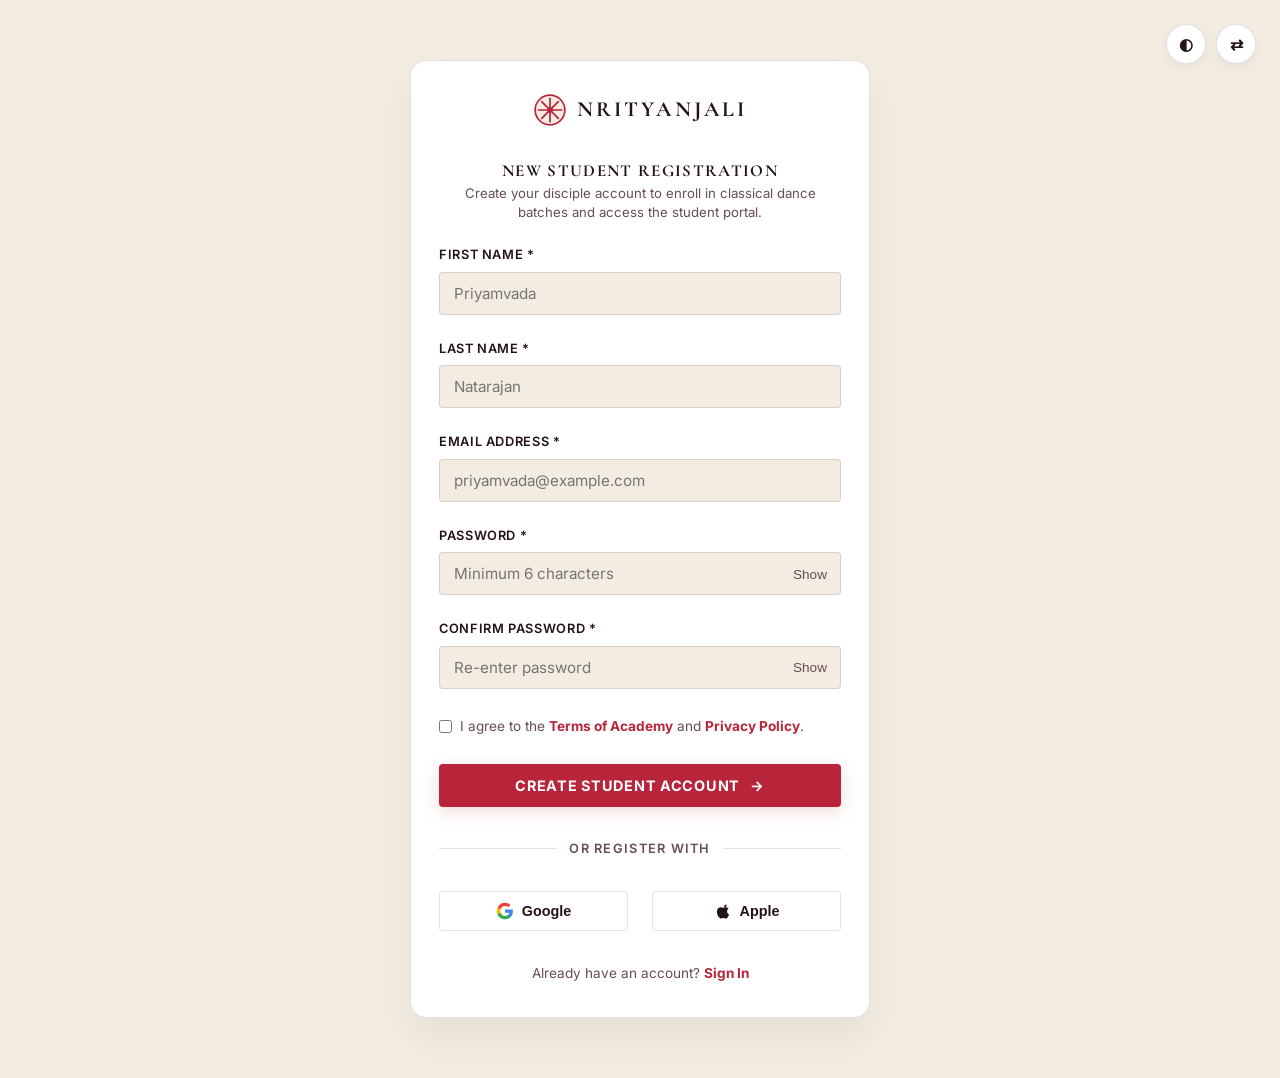
<file: register.html>
<!DOCTYPE html>
<html lang="en" data-theme="light" dir="ltr">
<head>
  <meta charset="UTF-8">
  <meta name="viewport" content="width=device-width, initial-scale=1.0">
  <title>Student Registration | Nrityanjali Academy</title>
  <meta name="description" content="Register for a Nrityanjali Academy student portal account to enroll in Bharatanatyam batches, view rehearsal schedules, and track Arangetram preparation.">
  <link rel="icon" type="image/svg+xml" href="assets/images/favicon.svg">
  <link rel="stylesheet" href="assets/css/style.css">
</head>
<body class="login-page-body">

  <div class="auth-page-container register-container">
    <!-- AUTH TOP BAR -->
    <div class="auth-top-bar">
      <div class="auth-page-controls">
        <button class="ctrl-btn js-theme-toggle" aria-label="Toggle Theme" title="Toggle Theme"><span>◐</span></button>
        <button class="ctrl-btn js-rtl-toggle" aria-label="Toggle Direction" title="Toggle Direction"><span>⇄</span></button>
      </div>
    </div>

    <!-- REGISTER CARD WRAPPER -->
    <div class="login-card-wrapper">
      <div class="login-card hover-petal-card">
        
        <!-- BRAND LOGO BADGE IN CARD -->
        <div style="text-align: center; display: flex; justify-content: center; margin-bottom: var(--space-xs);">
          <a href="index.html" class="brand-logo" style="display: flex; flex-direction: row; align-items: center; justify-content: center; gap: 10px; text-decoration: none;">
            <svg class="logo-icon" viewBox="0 0 32 32" fill="none" xmlns="http://www.w3.org/2000/svg" style="width: 34px; height: 34px; flex-shrink: 0;">
              <circle cx="16" cy="16" r="14" stroke="var(--terracotta-bloom)" stroke-width="1.6" fill="var(--bg-surface-elevated)"/>
              <path d="M16 5V27M5 16H27M8.2 8.2L23.8 23.8M23.8 8.2L8.2 23.8" stroke="var(--terracotta-bloom)" stroke-width="1.6" stroke-linecap="round"/>
              <circle cx="16" cy="16" r="2.6" fill="var(--terracotta-bloom)"/>
            </svg>
            <div class="brand-text" style="text-align: start;">
              <span class="brand-name" style="font-size: 1.35rem; letter-spacing: 0.14em; color: var(--text-main); font-weight: 800; font-family: var(--font-serif); display: block; line-height: 1.1;">NRITYANJALI</span>
            </div>
          </a>
        </div>

        <div style="text-align: center;">
          <h2 style="font-size: 1.05rem; font-family: var(--font-serif); font-weight: 700; letter-spacing: 0.08em; margin-top: 2px; color: var(--text-main); text-transform: uppercase;">NEW STUDENT REGISTRATION</h2>
          <p style="font-size: 0.825rem; color: var(--text-muted); margin-top: 4px; line-height: 1.4;">Create your disciple account to enroll in classical dance batches and access the student portal.</p>
        </div>

        <form id="register-form" style="display: flex; flex-direction: column; gap: var(--space-md);">
          
          <div class="form-group">
            <label for="reg-firstname" style="font-size: 0.8rem; font-weight: 600; text-transform: uppercase; letter-spacing: 0.05em; color: var(--text-main);">First Name *</label>
            <input type="text" id="reg-firstname" class="form-control" placeholder="Priyamvada" required style="padding: 11px 14px; background: var(--bg-surface-elevated); border: 1px solid var(--border-color); border-radius: var(--radius-sm); width: 100%; box-sizing: border-box;">
          </div>

          <div class="form-group">
            <label for="reg-lastname" style="font-size: 0.8rem; font-weight: 600; text-transform: uppercase; letter-spacing: 0.05em; color: var(--text-main);">Last Name *</label>
            <input type="text" id="reg-lastname" class="form-control" placeholder="Natarajan" required style="padding: 11px 14px; background: var(--bg-surface-elevated); border: 1px solid var(--border-color); border-radius: var(--radius-sm); width: 100%; box-sizing: border-box;">
          </div>

          <div class="form-group">
            <label for="reg-email" style="font-size: 0.8rem; font-weight: 600; text-transform: uppercase; letter-spacing: 0.05em; color: var(--text-main);">Email Address *</label>
            <input type="email" id="reg-email" class="form-control" placeholder="priyamvada@example.com" required style="padding: 11px 14px; background: var(--bg-surface-elevated); border: 1px solid var(--border-color); border-radius: var(--radius-sm); width: 100%; box-sizing: border-box;">
          </div>

          <div class="form-group">
            <label for="reg-password" style="font-size: 0.8rem; font-weight: 600; text-transform: uppercase; letter-spacing: 0.05em; color: var(--text-main);">Password *</label>
            <div class="password-input-wrapper">
              <input type="password" id="reg-password" class="form-control" placeholder="Minimum 6 characters" required minlength="6" style="padding: 11px 14px; padding-inline-end: 55px; background: var(--bg-surface-elevated); border: 1px solid var(--border-color); border-radius: var(--radius-sm); width: 100%; box-sizing: border-box;">
              <button type="button" id="toggle-reg-password" class="toggle-password-btn" style="inset-inline-end: 14px;">Show</button>
            </div>
          </div>

          <div class="form-group">
            <label for="reg-confirm-password" style="font-size: 0.8rem; font-weight: 600; text-transform: uppercase; letter-spacing: 0.05em; color: var(--text-main);">Confirm Password *</label>
            <div class="password-input-wrapper">
              <input type="password" id="reg-confirm-password" class="form-control" placeholder="Re-enter password" required minlength="6" style="padding: 11px 14px; padding-inline-end: 55px; background: var(--bg-surface-elevated); border: 1px solid var(--border-color); border-radius: var(--radius-sm); width: 100%; box-sizing: border-box;">
              <button type="button" id="toggle-reg-confirm-password" class="toggle-password-btn" style="inset-inline-end: 14px;">Show</button>
            </div>
          </div>

          <div style="font-size: 0.85rem; margin-top: 4px;">
            <label style="display: flex; align-items: flex-start; gap: 8px; cursor: pointer; color: var(--text-muted); line-height: 1.4;">
              <input type="checkbox" required style="accent-color: var(--terracotta-bloom); margin-top: 3px;">
              <span>I agree to the <a href="#" onclick="alert('Academy terms & practice etiquette.'); return false;" class="auth-link">Terms of Academy</a> and <a href="#" onclick="alert('Privacy policy details.'); return false;" class="auth-link">Privacy Policy</a>.</span>
            </label>
          </div>

          <span id="register-error" class="form-error" style="text-align: center; color: #D9534F; font-size: 0.85rem;"></span>

          <button type="submit" class="btn btn-primary" style="width: 100%; margin-top: 4px; padding: 12px 20px; font-size: 0.9rem; font-weight: 700; border-radius: var(--radius-sm); text-transform: uppercase; letter-spacing: 0.05em; box-sizing: border-box;">
            CREATE STUDENT ACCOUNT <span class="btn-arrow">→</span>
          </button>

          <div class="auth-divider">OR REGISTER WITH</div>

          <!-- SOCIAL LOGIN BUTTONS -->
          <div class="social-login-grid">
            <button type="button" class="social-login-btn js-social-login" data-provider="Google">
              <svg width="18" height="18" viewBox="0 0 24 24" xmlns="http://www.w3.org/2000/svg">
                <path d="M22.56 12.25c0-.78-.07-1.53-.2-2.25H12v4.26h5.92c-.26 1.37-1.04 2.53-2.21 3.31v2.77h3.57c2.08-1.92 3.28-4.74 3.28-8.09z" fill="#4285F4"/>
                <path d="M12 23c2.97 0 5.46-.98 7.28-2.66l-3.57-2.77c-.98.66-2.23 1.06-3.71 1.06-2.86 0-5.29-1.93-6.16-4.53H2.18v2.84C3.99 20.53 7.7 23 12 23z" fill="#34A853"/>
                <path d="M5.84 14.09c-.22-.66-.35-1.36-.35-2.09s.13-1.43.35-2.09V7.06H2.18C1.43 8.55 1 10.22 1 12s.43 3.45 1.18 4.94l2.85-2.22.81-.63z" fill="#FBBC05"/>
                <path d="M12 5.38c1.62 0 3.06.56 4.21 1.64l3.15-3.15C17.45 2.09 14.97 1 12 1 7.7 1 3.99 3.47 2.18 7.06l3.66 2.84c.87-2.6 3.3-4.52 6.16-4.52z" fill="#EA4335"/>
              </svg>
              Google
            </button>
            <button type="button" class="social-login-btn js-social-login" data-provider="Apple">
              <svg width="18" height="18" viewBox="0 0 24 24" fill="currentColor" xmlns="http://www.w3.org/2000/svg">
                <path d="M18.71 19.5c-.83 1.24-1.71 2.45-3.05 2.47-1.34.03-1.77-.79-3.29-.79-1.53 0-2 .77-3.27.82-1.31.05-2.3-1.32-3.14-2.53C4.25 17 2.94 12.45 4.7 9.39c.87-1.52 2.43-2.48 4.12-2.51 1.28-.02 2.5.87 3.29.87.78 0 2.26-1.07 3.81-.91.65.03 2.47.26 3.64 1.98-.09.06-2.17 1.28-2.15 3.81.03 3.02 2.65 4.03 2.68 4.04-.03.07-.42 1.44-1.38 2.83M15.97 6.35c.67-.82 1.12-1.96.99-3.1-.97.04-2.14.65-2.83 1.45-.62.72-1.16 1.88-1.01 3 .01 0 .03 0 .05 0 1.09 0 2.13-.53 2.8-1.35z"/>
              </svg>
              Apple
            </button>
          </div>

          <div style="text-align: center; margin-top: var(--space-xs); font-size: 0.85rem; color: var(--text-muted);">
            Already have an account? <a href="login.html" class="auth-link">Sign In</a>
          </div>
        </form>
      </div>
    </div>
  </div>

  <script src="assets/js/main.js"></script>
</body>
</html>
</file>
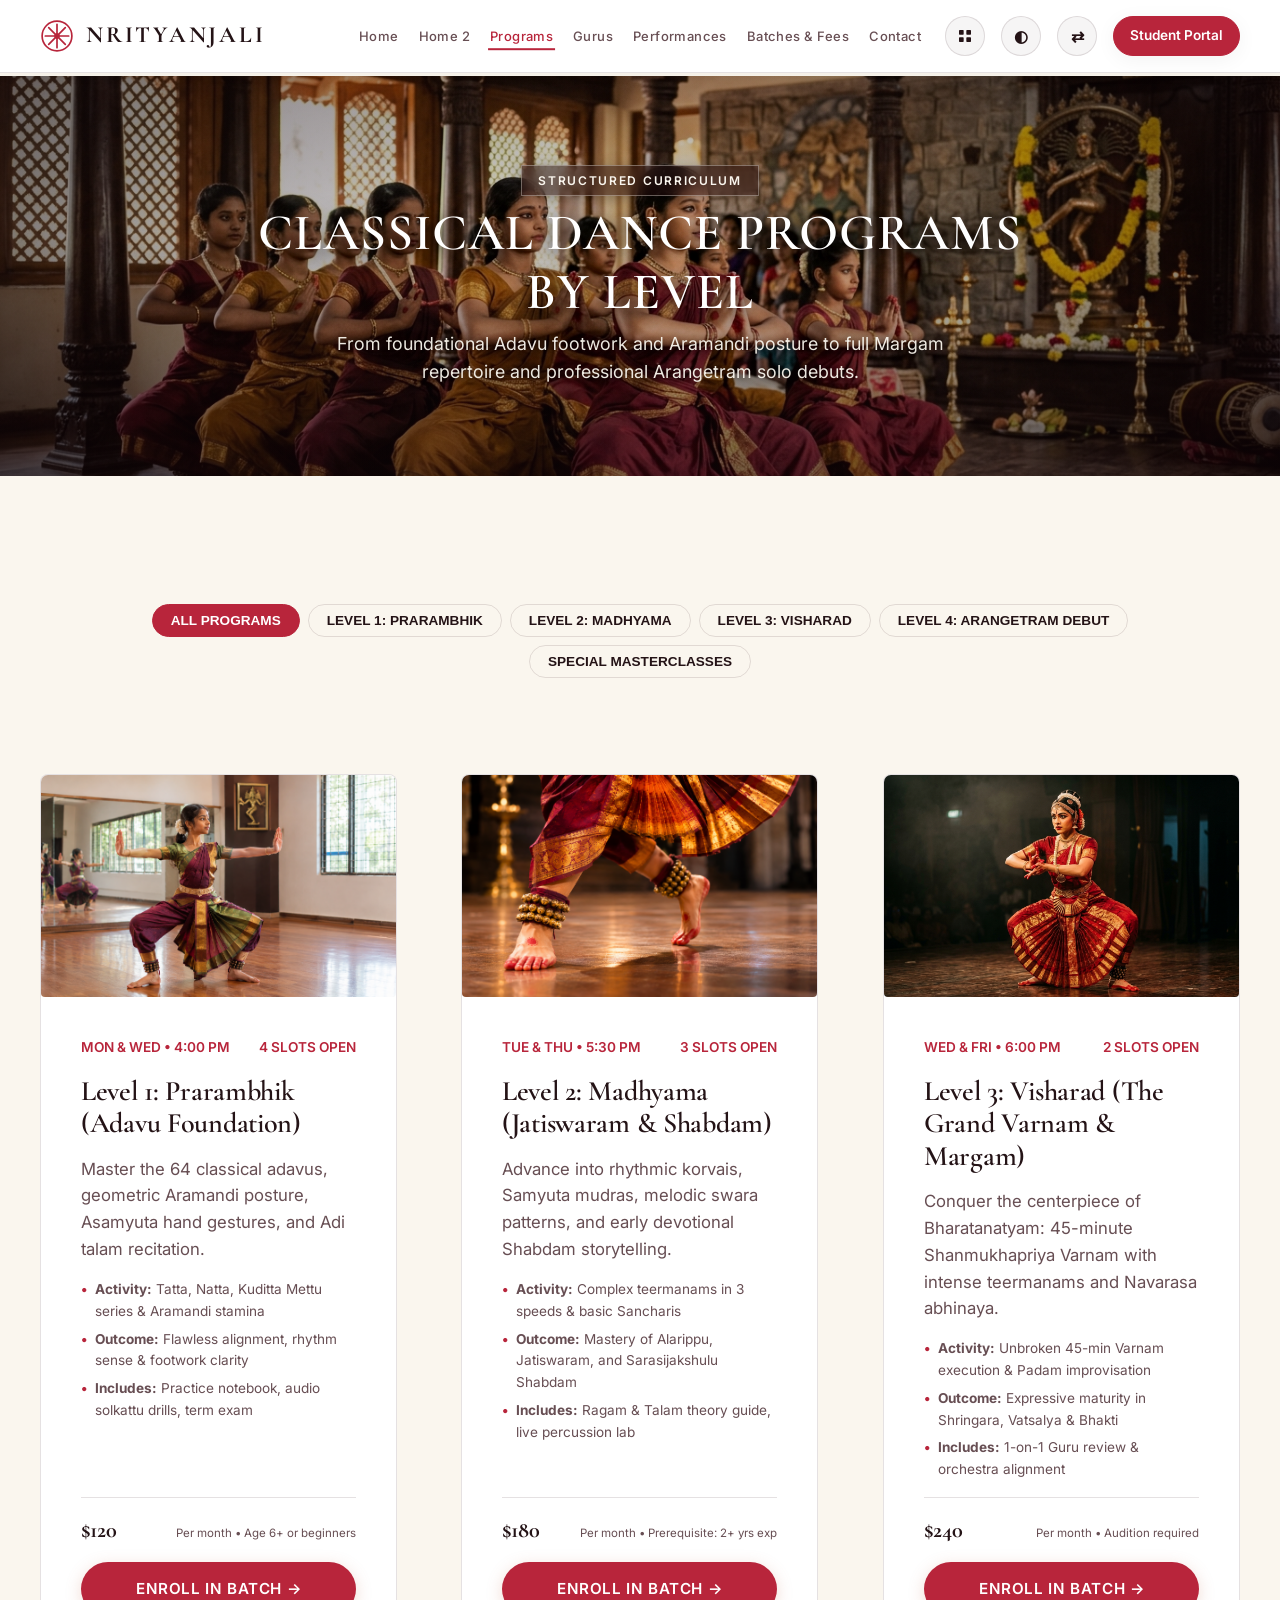
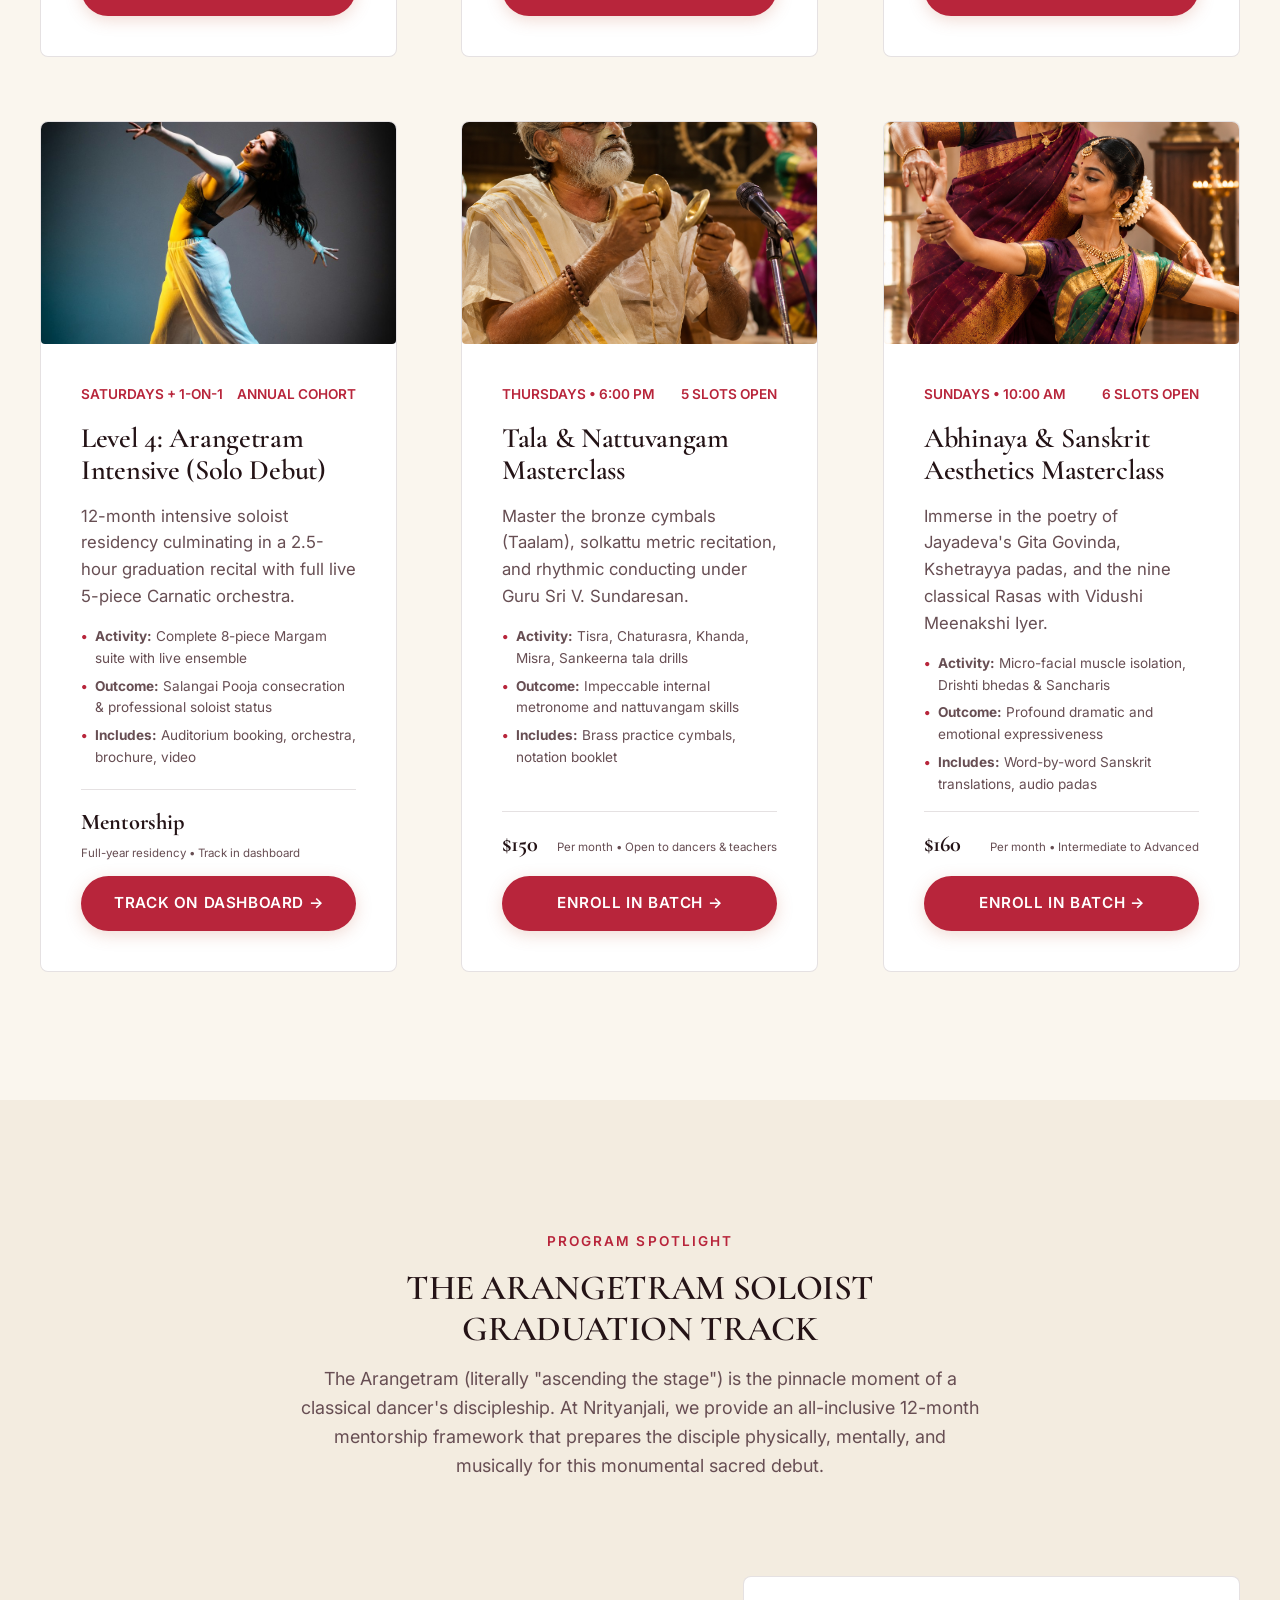
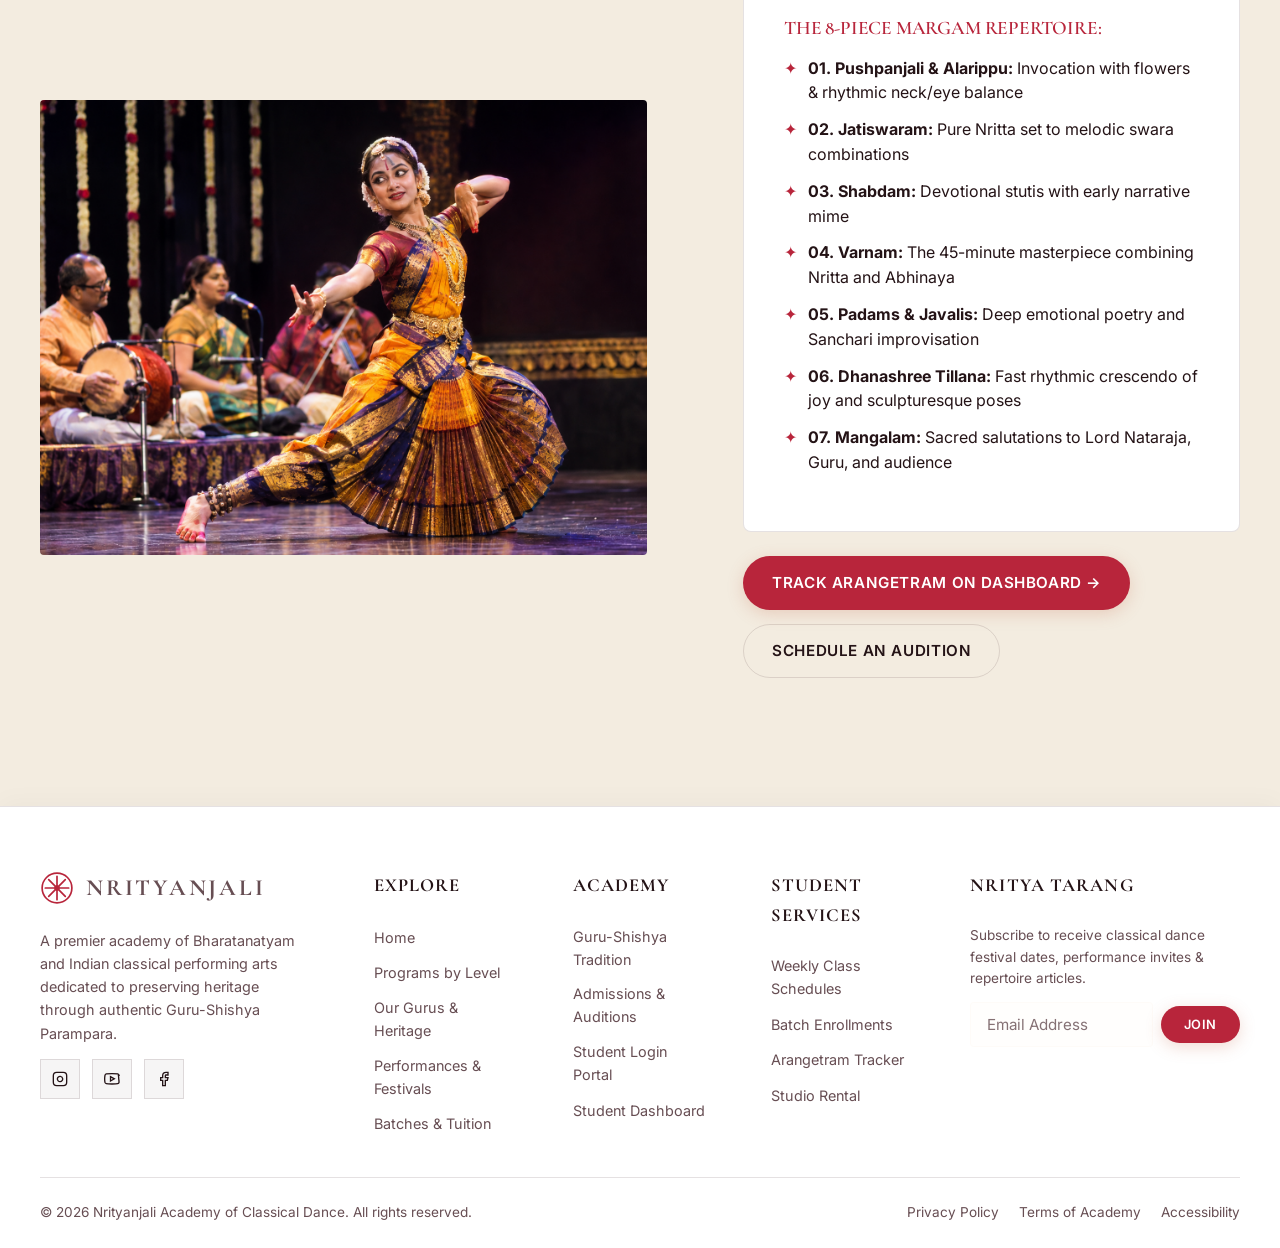
<file: upcoming-workshops.html>
<!DOCTYPE html>
<html lang="en" data-theme="light" dir="ltr">
<head>
  <meta charset="UTF-8">
  <meta name="viewport" content="width=device-width, initial-scale=1.0">
  <title>Programs by Level | Nrityanjali Academy of Classical Dance</title>
  <meta name="description" content="Structured Bharatanatyam curriculum by level: Prarambhik (Beginner), Madhyama (Intermediate), Visharad (Advanced), and Arangetram Solo Debut Preparation.">
  <link rel="icon" type="image/svg+xml" href="assets/images/favicon.svg">
  <link rel="stylesheet" href="assets/css/style.css">
</head>
<body>

  <!-- NAVBAR -->
  <header class="navbar">
    <div class="container nav-container">
      <a href="index.html" class="brand-logo">
        <svg class="logo-icon" viewBox="0 0 32 32" fill="none" xmlns="http://www.w3.org/2000/svg">
          <circle cx="16" cy="16" r="14" stroke="currentColor" stroke-width="1.6"/>
          <path d="M16 5V27M5 16H27M8.2 8.2L23.8 23.8M23.8 8.2L8.2 23.8" stroke="currentColor" stroke-width="1.6" stroke-linecap="round"/>
          <circle cx="16" cy="16" r="2.6" fill="currentColor"/>
        </svg>
        <div class="brand-text">
          <span class="brand-name">NRITYANJALI</span>
        </div>
      </a>

      <nav>
        <ul class="nav-links">
          <li><a href="index.html" class="nav-link">Home</a></li>
          <li><a href="index2.html" class="nav-link">Home 2</a></li>
          <li><a href="upcoming-workshops.html" class="nav-link active">Programs</a></li>
          <li><a href="about.html" class="nav-link">Gurus</a></li>
          <li><a href="events.html" class="nav-link">Performances</a></li>
          <li><a href="pricing.html" class="nav-link">Batches & Fees</a></li>
          <li><a href="contact.html" class="nav-link">Contact</a></li>
        </ul>
      </nav>

      <div class="nav-actions">
        <a href="dashboard.html" class="ctrl-btn" aria-label="Student Dashboard" title="Student Dashboard">
          <svg width="16" height="16" viewBox="0 0 24 24" fill="currentColor"><rect x="3" y="3" width="7" height="7" rx="1"/><rect x="14" y="3" width="7" height="7" rx="1"/><rect x="3" y="14" width="7" height="7" rx="1"/><rect x="14" y="14" width="7" height="7" rx="1"/></svg>
        </a>
        <button class="ctrl-btn js-theme-toggle" aria-label="Toggle Theme" title="Toggle Theme">
          <span>◐</span>
        </button>
        <button class="ctrl-btn js-rtl-toggle" aria-label="Toggle Direction" title="Toggle Direction">
          <span>⇄</span>
        </button>
        <a href="login.html" class="nav-primary-cta" title="Student Login Portal">
          <span>Student Portal</span>
        </a>
      </div>

      <button class="mobile-hamburger" aria-label="Open Mobile Menu"><svg viewBox="0 0 24 24" fill="none" stroke="currentColor" stroke-width="2"><path d="M4 6h16M4 12h16M4 18h16"/></svg></button>
    </div>
  </header>

  <!-- MOBILE DRAWER -->
  <div class="mobile-drawer">
    <div class="drawer-header">
      <div class="brand-text"><span class="brand-name">NRITYANJALI</span></div>
      <button class="drawer-close-btn">✕</button>
    </div>
    <ul class="mobile-drawer-links">
      <li><a href="index.html" class="mobile-drawer-link">Home</a></li>
      <li><a href="index2.html" class="mobile-drawer-link">Home 2</a></li>
      <li><a href="upcoming-workshops.html" class="mobile-drawer-link active">Programs</a></li>
      <li><a href="about.html" class="mobile-drawer-link">Gurus</a></li>
      <li><a href="events.html" class="mobile-drawer-link">Performances</a></li>
      <li><a href="pricing.html" class="mobile-drawer-link">Batches & Fees</a></li>
      <li><a href="contact.html" class="mobile-drawer-link">Contact</a></li>
    </ul>
    <div class="drawer-controls">
      <div class="ctrl-group">
        <a href="dashboard.html" class="ctrl-btn" aria-label="Student Dashboard" title="Student Dashboard">
          <svg width="16" height="16" viewBox="0 0 24 24" fill="currentColor"><rect x="3" y="3" width="7" height="7" rx="1"/><rect x="14" y="3" width="7" height="7" rx="1"/><rect x="3" y="14" width="7" height="7" rx="1"/><rect x="14" y="14" width="7" height="7" rx="1"/></svg>
        </a>
        <button class="ctrl-btn js-theme-toggle" aria-label="Toggle Theme" title="Toggle Theme"><span>◐</span></button>
        <button class="ctrl-btn js-rtl-toggle" aria-label="Toggle Direction" title="Toggle Direction"><span>⇄</span></button>
      </div>
      <a href="login.html" class="nav-primary-cta" style="width: 100%; text-align: center;">
        <span>Student Portal</span>
      </a>
    </div>
  </div>

  <main>
    <!-- SECTION 01 — HERO -->
    <section class="inner-hero hero-programs">
      <div class="container">
        <span class="section-tag">STRUCTURED CURRICULUM</span>
        <h1>CLASSICAL DANCE PROGRAMS BY LEVEL</h1>
        <p>
          From foundational Adavu footwork and Aramandi posture to full Margam repertoire and professional Arangetram solo debuts.
        </p>
      </div>
    </section>

    <!-- SECTION 02 — LEVEL FILTER -->
    <section class="section-padding">
      <div class="container">
        <div class="filter-bar">
          <button class="filter-btn active" data-filter="all">ALL PROGRAMS</button>
          <button class="filter-btn" data-filter="beginner">LEVEL 1: PRARAMBHIK</button>
          <button class="filter-btn" data-filter="intermediate">LEVEL 2: MADHYAMA</button>
          <button class="filter-btn" data-filter="advanced">LEVEL 3: VISHARAD</button>
          <button class="filter-btn" data-filter="arangetram">LEVEL 4: ARANGETRAM DEBUT</button>
          <button class="filter-btn" data-filter="special">SPECIAL MASTERCLASSES</button>
        </div>

        <!-- SECTION 03 — PROGRAMS LISTING GRID -->
        <div class="workshops-grid">
          
          <!-- Item 1: Prarambhik -->
          <div class="workshop-card hover-petal-card" data-category="beginner">
            <div class="workshop-card-img image-leaf-container">
              <img src="assets/images/program-beginner.jpg" alt="Bharatanatyam beginners learning Adavus in wooden studio">
            </div>
            <div class="workshop-card-body">
              <div class="workshop-card-meta">
                <span>MON & WED • 4:00 PM</span>
                <span>4 SLOTS OPEN</span>
              </div>
              <h3>Level 1: Prarambhik (Adavu Foundation)</h3>
              <p>Master the 64 classical adavus, geometric Aramandi posture, Asamyuta hand gestures, and Adi talam recitation.</p>
              <ul class="workshop-activities-list">
                <li><strong>Activity:</strong> Tatta, Natta, Kuditta Mettu series & Aramandi stamina</li>
                <li><strong>Outcome:</strong> Flawless alignment, rhythm sense & footwork clarity</li>
                <li><strong>Includes:</strong> Practice notebook, audio solkattu drills, term exam</li>
              </ul>
              <div class="workshop-card-footer">
                <div>
                  <span class="workshop-price">$120</span>
                  <div style="font-size: 0.72rem; color: var(--text-muted);">Per month • Age 6+ or beginners</div>
                </div>
                <a href="dashboard.html#batches" class="btn btn-primary">ENROLL IN BATCH →</a>
              </div>
            </div>
          </div>

          <!-- Item 2: Madhyama -->
          <div class="workshop-card hover-petal-card" data-category="intermediate">
            <div class="workshop-card-img image-leaf-container">
              <img src="assets/images/program-intermediate.jpg" alt="Bharatanatyam intermediate dancers practicing Jatiswaram footwork">
            </div>
            <div class="workshop-card-body">
              <div class="workshop-card-meta">
                <span>TUE & THU • 5:30 PM</span>
                <span>3 SLOTS OPEN</span>
              </div>
              <h3>Level 2: Madhyama (Jatiswaram & Shabdam)</h3>
              <p>Advance into rhythmic korvais, Samyuta mudras, melodic swara patterns, and early devotional Shabdam storytelling.</p>
              <ul class="workshop-activities-list">
                <li><strong>Activity:</strong> Complex teermanams in 3 speeds & basic Sancharis</li>
                <li><strong>Outcome:</strong> Mastery of Alarippu, Jatiswaram, and Sarasijakshulu Shabdam</li>
                <li><strong>Includes:</strong> Ragam & Talam theory guide, live percussion lab</li>
              </ul>
              <div class="workshop-card-footer">
                <div>
                  <span class="workshop-price">$180</span>
                  <div style="font-size: 0.72rem; color: var(--text-muted);">Per month • Prerequisite: 2+ yrs exp</div>
                </div>
                <a href="dashboard.html#batches" class="btn btn-primary">ENROLL IN BATCH →</a>
              </div>
            </div>
          </div>

          <!-- Item 3: Visharad -->
          <div class="workshop-card hover-petal-card" data-category="advanced">
            <div class="workshop-card-img image-leaf-container">
              <img src="assets/images/program-advanced.jpg" alt="Advanced classical dancer performing Varnam in stage lighting">
            </div>
            <div class="workshop-card-body">
              <div class="workshop-card-meta">
                <span>WED & FRI • 6:00 PM</span>
                <span>2 SLOTS OPEN</span>
              </div>
              <h3>Level 3: Visharad (The Grand Varnam & Margam)</h3>
              <p>Conquer the centerpiece of Bharatanatyam: 45-minute Shanmukhapriya Varnam with intense teermanams and Navarasa abhinaya.</p>
              <ul class="workshop-activities-list">
                <li><strong>Activity:</strong> Unbroken 45-min Varnam execution & Padam improvisation</li>
                <li><strong>Outcome:</strong> Expressive maturity in Shringara, Vatsalya & Bhakti</li>
                <li><strong>Includes:</strong> 1-on-1 Guru review & orchestra alignment</li>
              </ul>
              <div class="workshop-card-footer">
                <div>
                  <span class="workshop-price">$240</span>
                  <div style="font-size: 0.72rem; color: var(--text-muted);">Per month • Audition required</div>
                </div>
                <a href="dashboard.html#batches" class="btn btn-primary">ENROLL IN BATCH →</a>
              </div>
            </div>
          </div>

          <!-- Item 4: Arangetram Debut -->
          <div class="workshop-card hover-petal-card" data-category="arangetram">
            <div class="workshop-card-img image-leaf-container">
              <img src="assets/images/program-arangetram.jpg" alt="Solo Arangetram graduation performance in auditorium">
            </div>
            <div class="workshop-card-body">
              <div class="workshop-card-meta">
                <span>SATURDAYS + 1-ON-1</span>
                <span>ANNUAL COHORT</span>
              </div>
              <h3>Level 4: Arangetram Intensive (Solo Debut)</h3>
              <p>12-month intensive soloist residency culminating in a 2.5-hour graduation recital with full live 5-piece Carnatic orchestra.</p>
              <ul class="workshop-activities-list">
                <li><strong>Activity:</strong> Complete 8-piece Margam suite with live ensemble</li>
                <li><strong>Outcome:</strong> Salangai Pooja consecration & professional soloist status</li>
                <li><strong>Includes:</strong> Auditorium booking, orchestra, brochure, video</li>
              </ul>
              <div class="workshop-card-footer">
                <div>
                  <span class="workshop-price">Mentorship</span>
                  <div style="font-size: 0.72rem; color: var(--text-muted);">Full-year residency • Track in dashboard</div>
                </div>
                <a href="dashboard.html#arangetram" class="btn btn-primary">TRACK ON DASHBOARD →</a>
              </div>
            </div>
          </div>

          <!-- Item 5: Tala & Nattuvangam Masterclass -->
          <div class="workshop-card hover-petal-card" data-category="special">
            <div class="workshop-card-img image-leaf-container">
              <img src="assets/images/guru-maestro.jpg" alt="Guru playing bronze nattuvangam cymbals">
            </div>
            <div class="workshop-card-body">
              <div class="workshop-card-meta">
                <span>THURSDAYS • 6:00 PM</span>
                <span>5 SLOTS OPEN</span>
              </div>
              <h3>Tala & Nattuvangam Masterclass</h3>
              <p>Master the bronze cymbals (Taalam), solkattu metric recitation, and rhythmic conducting under Guru Sri V. Sundaresan.</p>
              <ul class="workshop-activities-list">
                <li><strong>Activity:</strong> Tisra, Chaturasra, Khanda, Misra, Sankeerna tala drills</li>
                <li><strong>Outcome:</strong> Impeccable internal metronome and nattuvangam skills</li>
                <li><strong>Includes:</strong> Brass practice cymbals, notation booklet</li>
              </ul>
              <div class="workshop-card-footer">
                <div>
                  <span class="workshop-price">$150</span>
                  <div style="font-size: 0.72rem; color: var(--text-muted);">Per month • Open to dancers & teachers</div>
                </div>
                <a href="dashboard.html#batches" class="btn btn-primary">ENROLL IN BATCH →</a>
              </div>
            </div>
          </div>

          <!-- Item 6: Abhinaya Sanskrit Aesthetics -->
          <div class="workshop-card hover-petal-card" data-category="special">
            <div class="workshop-card-img image-leaf-container">
              <img src="assets/images/guru-teacher.jpg" alt="Guru explaining Abhinaya Darpana facial expressions">
            </div>
            <div class="workshop-card-body">
              <div class="workshop-card-meta">
                <span>SUNDAYS • 10:00 AM</span>
                <span>6 SLOTS OPEN</span>
              </div>
              <h3>Abhinaya & Sanskrit Aesthetics Masterclass</h3>
              <p>Immerse in the poetry of Jayadeva's Gita Govinda, Kshetrayya padas, and the nine classical Rasas with Vidushi Meenakshi Iyer.</p>
              <ul class="workshop-activities-list">
                <li><strong>Activity:</strong> Micro-facial muscle isolation, Drishti bhedas & Sancharis</li>
                <li><strong>Outcome:</strong> Profound dramatic and emotional expressiveness</li>
                <li><strong>Includes:</strong> Word-by-word Sanskrit translations, audio padas</li>
              </ul>
              <div class="workshop-card-footer">
                <div>
                  <span class="workshop-price">$160</span>
                  <div style="font-size: 0.72rem; color: var(--text-muted);">Per month • Intermediate to Advanced</div>
                </div>
                <a href="dashboard.html#batches" class="btn btn-primary">ENROLL IN BATCH →</a>
              </div>
            </div>
          </div>
        </div>
      </div>
    </section>

    <!-- SECTION 04 — FEATURED PROGRAM DETAIL -->
    <section class="section-padding" style="background-color: var(--bg-surface-elevated);">
      <div class="container">
        <div class="section-header center-align">
          <span class="section-tag">PROGRAM SPOTLIGHT</span>
          <h2>THE ARANGETRAM SOLOIST GRADUATION TRACK</h2>
          <p>
            The Arangetram (literally "ascending the stage") is the pinnacle moment of a classical dancer's discipleship. At Nrityanjali, we provide an all-inclusive 12-month mentorship framework that prepares the disciple physically, mentally, and musically for this monumental sacred debut.
          </p>
        </div>

        <div class="experience-grid">
          <div class="image-leaf-container hover-petal-card">
            <img src="assets/images/hero-performance.jpg" alt="Solo dancer performing on stage during Arangetram recital">
          </div>

          <div style="display: flex; flex-direction: column; gap: var(--space-md);">
            <div style="background: var(--bg-surface); padding: var(--space-lg); border-radius: var(--radius-md); border: 1px solid var(--border-color);">
              <h4 style="margin-bottom: 12px; color: var(--terracotta-bloom);">THE 8-PIECE MARGAM REPERTOIRE:</h4>
              <ul class="event-list" style="color: var(--text-main);">
                <li><strong>01. Pushpanjali & Alarippu:</strong> Invocation with flowers & rhythmic neck/eye balance</li>
                <li><strong>02. Jatiswaram:</strong> Pure Nritta set to melodic swara combinations</li>
                <li><strong>03. Shabdam:</strong> Devotional stutis with early narrative mime</li>
                <li><strong>04. Varnam:</strong> The 45-minute masterpiece combining Nritta and Abhinaya</li>
                <li><strong>05. Padams & Javalis:</strong> Deep emotional poetry and Sanchari improvisation</li>
                <li><strong>06. Dhanashree Tillana:</strong> Fast rhythmic crescendo of joy and sculpturesque poses</li>
                <li><strong>07. Mangalam:</strong> Sacred salutations to Lord Nataraja, Guru, and audience</li>
              </ul>
            </div>

            <div style="display: flex; gap: 14px; flex-wrap: wrap;">
              <a href="dashboard.html#arangetram" class="btn btn-primary">TRACK ARANGETRAM ON DASHBOARD →</a>
              <a href="contact.html" class="btn btn-secondary">SCHEDULE AN AUDITION</a>
            </div>
          </div>
        </div>
      </div>
    </section>
  </main>

  <!-- FOOTER -->
  <footer class="footer">
    <div class="container">
      <div class="footer-grid">
        <div class="footer-col">
          <a href="index.html" class="brand-logo" style="margin-bottom: var(--space-md);">
            <svg class="logo-icon" viewBox="0 0 32 32" fill="none" xmlns="http://www.w3.org/2000/svg">
              <circle cx="16" cy="16" r="14" stroke="currentColor" stroke-width="1.6"/>
              <path d="M16 5V27M5 16H27M8.2 8.2L23.8 23.8M23.8 8.2L8.2 23.8" stroke="currentColor" stroke-width="1.6" stroke-linecap="round"/>
              <circle cx="16" cy="16" r="2.6" fill="currentColor"/>
            </svg>
            <div class="brand-text">
              <span class="brand-name">NRITYANJALI</span>
            </div>
          </a>
          <p style="font-size: 0.9rem; margin-bottom: 14px;">
            A premier academy of Bharatanatyam and Indian classical performing arts dedicated to preserving heritage through authentic Guru-Shishya Parampara.
          </p>
          <div class="social-links-grid">
            <a href="#" class="social-icon-btn" aria-label="Instagram" title="Instagram">
              <svg width="16" height="16" viewBox="0 0 24 24" fill="none" stroke="currentColor" stroke-width="2"><rect x="2" y="2" width="20" height="20" rx="5" ry="5"/><path d="M16 11.37A4 4 0 1 1 12.63 8 4 4 0 0 1 16 11.37z"/><line x1="17.5" y1="6.5" x2="17.51" y2="6.5"/></svg>
            </a>
            <a href="#" class="social-icon-btn" aria-label="YouTube" title="YouTube">
              <svg width="16" height="16" viewBox="0 0 24 24" fill="none" stroke="currentColor" stroke-width="2"><path d="M22.54 6.42a2.78 2.78 0 0 0-1.94-2C18.88 4 12 4 12 4s-6.88 0-8.6.46a2.78 2.78 0 0 0-1.94 2A29 29 0 0 0 1 11.75a29 29 0 0 0 .46 5.33A2.78 2.78 0 0 0 3.4 19c1.72.46 8.6.46 8.6.46s6.88 0 8.6-.46a2.78 2.78 0 0 0 1.94-2 29 29 0 0 0-.46-5.25 29 29 0 0 0-.46-5.33z"/><polygon points="9.75 15.02 15.5 11.75 9.75 8.48 9.75 15.02"/></svg>
            </a>
            <a href="#" class="social-icon-btn" aria-label="Facebook" title="Facebook">
              <svg width="16" height="16" viewBox="0 0 24 24" fill="none" stroke="currentColor" stroke-width="2"><path d="M18 2h-3a5 5 0 0 0-5 5v3H7v4h3v8h4v-8h3l1-4h-4V7a1 1 0 0 1 1-1h3z"/></svg>
            </a>
          </div>
        </div>

        <div class="footer-col">
          <h5>EXPLORE</h5>
          <ul class="footer-links">
            <li><a href="index.html">Home</a></li>
            <li><a href="upcoming-workshops.html">Programs by Level</a></li>
            <li><a href="about.html">Our Gurus & Heritage</a></li>
            <li><a href="events.html">Performances & Festivals</a></li>
            <li><a href="pricing.html">Batches & Tuition</a></li>
          </ul>
        </div>

        <div class="footer-col">
          <h5>ACADEMY</h5>
          <ul class="footer-links">
            <li><a href="about.html">Guru-Shishya Tradition</a></li>
            <li><a href="contact.html">Admissions & Auditions</a></li>
            <li><a href="login.html">Student Login Portal</a></li>
            <li><a href="dashboard.html">Student Dashboard</a></li>
          </ul>
        </div>

        <div class="footer-col">
          <h5>STUDENT SERVICES</h5>
          <ul class="footer-links">
            <li><a href="dashboard.html#schedules">Weekly Class Schedules</a></li>
            <li><a href="dashboard.html#batches">Batch Enrollments</a></li>
            <li><a href="dashboard.html#arangetram">Arangetram Tracker</a></li>
            <li><a href="contact.html">Studio Rental</a></li>
          </ul>
        </div>

        <div class="footer-col">
          <h5>NRITYA TARANG</h5>
          <p style="color: var(--text-inverse-muted); font-size: 0.85rem; margin-bottom: 12px;">
            Subscribe to receive classical dance festival dates, performance invites & repertoire articles.
          </p>
          <form class="newsletter-form" onsubmit="event.preventDefault(); showToast('Subscribed to Nritya Tarang Bulletin!');">
            <div class="newsletter-input-group">
              <input type="email" class="form-control" placeholder="Email Address" required style="background: rgba(247,241,231,0.1); color: var(--petal-cream); border-color: rgba(247,241,231,0.2);">
              <button type="submit" class="btn btn-primary" style="padding: 10px 18px; font-size: 0.8rem;">JOIN</button>
            </div>
          </form>
        </div>
      </div>

      <div class="footer-bottom">
        <span>© 2026 Nrityanjali Academy of Classical Dance. All rights reserved.</span>
        <div style="display: flex; gap: 20px;">
          <a href="#" style="color: var(--text-inverse-muted);">Privacy Policy</a>
          <a href="#" style="color: var(--text-inverse-muted);">Terms of Academy</a>
          <a href="#" style="color: var(--text-inverse-muted);">Accessibility</a>
        </div>
      </div>
    </div>
  </footer>

  <script src="assets/js/main.js"></script>
</body>
</html>
</file>
<file: assets/css/style.css>
/* ==========================================================================
   NRITYANJALI — BHARATANATYAM & CLASSICAL DANCE ACADEMY
   Public Website Stylesheet (assets/css/style.css)
   Colors:
     Temple Maroon:    #350B14
     Silk Ivory Cream: #FAF6EE
     Kumkum Alta Red:  #B22234
     Temple Gold:      #C59B27
   ========================================================================== */

@import url('https://fonts.googleapis.com/css2?family=Cormorant+Garamond:ital,wght@0,400;0,500;0,600;0,700;1,400;1,600&family=Inter:wght@300;400;500;600;700&display=swap');

:root {
  /* Brand Core Palette — Sacred Classical Indian Dance */
  --botanical-deep: #1F070A;           /* Deep Cinematic Temple Maroon sampled from reference */
  --petal-cream: #FAF6EE;              /* Sacred Temple Silk Ivory / Raw Cream */
  --terracotta-bloom: #B8253B;         /* Authentic Alta / Kumkum Crimson Red */
  --terracotta-hover: #92182B;         /* Deep Crimson on hover */
  --terracotta-light: rgba(184, 37, 59, 0.12);
  --temple-gold: #C59B27;              /* South Indian Temple Gold */
  --temple-gold-hover: #A8811C;

  /* Light Theme Defaults */
  --bg-primary: var(--petal-cream);
  --bg-surface: #FFFFFF;
  --bg-surface-elevated: #F3ECE0;
  --bg-dark-section: var(--botanical-deep);
  --text-main: #241316;
  --text-muted: #674E53;
  --text-inverse: var(--petal-cream);
  --text-inverse-muted: #D2B7BB;
  --border-color: rgba(45, 9, 17, 0.12);
  --border-focus: var(--terracotta-bloom);
  --hero-bg-overlay-1: rgba(250, 246, 238, 0.45);
  --hero-bg-overlay-2: rgba(250, 246, 238, 0.70);

  /* Typography */
  --font-serif: 'Cormorant Garamond', Georgia, serif;
  --font-sans: 'Inter', -apple-system, BlinkMacSystemFont, sans-serif;

  /* Global Spacing Token System */
  --space-xs: 8px;
  --space-sm: 16px;
  --space-md: 24px;
  --space-lg: 40px;
  --space-xl: 64px;
  --space-2xl: 96px;
  --space-3xl: 128px;

  /* Container Math */
  --container-max: 1320px;
  --container-pad: 40px;

  /* Transitions & Shadows */
  --transition-fast: 0.2s cubic-bezier(0.16, 1, 0.3, 1);
  --transition-smooth: 0.4s cubic-bezier(0.16, 1, 0.3, 1);
  --transition-spring: 0.5s cubic-bezier(0.34, 1.56, 0.64, 1);
  --shadow-sm: 0 4px 20px rgba(45, 9, 17, 0.05);
  --shadow-md: 0 12px 36px rgba(45, 9, 17, 0.09);
  --shadow-lg: 0 24px 60px rgba(45, 9, 17, 0.15);

  /* Radius */
  --radius-sm: 4px;
  --radius-md: 8px;
  --radius-lg: 16px;
  --radius-pill: 9999px;
}

/* Dark Theme Overrides */
[data-theme="dark"] {
  --bg-primary: #150508;
  --bg-surface: #1F0B10;
  --bg-surface-elevated: #2E1219;
  --bg-dark-section: #0F0306;
  --text-main: #FAF3EB;
  --text-muted: #D2BAC0;
  --text-inverse: #150508;
  --text-inverse-muted: #E2CED1;
  --border-color: rgba(250, 246, 238, 0.15);
  --terracotta-bloom: #F06A7E;
  --terracotta-hover: #FF8596;
  --terracotta-light: rgba(240, 106, 126, 0.16);
  --temple-gold: #E5B842;
  --temple-gold-hover: #F2CA5C;
}

/* Reset & Box Sizing */
*, *::before, *::after {
  box-sizing: border-box;
  margin: 0;
  padding: 0;
}

html {
  scroll-behavior: smooth;
  font-size: 16px;
  -webkit-text-size-adjust: 100%;
  overflow-x: hidden !important;
  width: 100%;
  max-width: 100%;
}

body {
  font-family: var(--font-sans);
  background-color: var(--bg-primary);
  color: var(--text-main);
  line-height: 1.6;
  overflow-x: hidden !important;
  width: 100%;
  max-width: 100%;
  position: relative;
  transition: background-color var(--transition-smooth), color var(--transition-smooth);
  -webkit-font-smoothing: antialiased;
  padding-top: 76px;
}

body.login-page-body,
body.dashboard-body {
  padding-top: 0 !important;
}

/* Reduced Motion */
@media (prefers-reduced-motion: reduce) {
  *, *::before, *::after {
    animation-duration: 0.01ms !important;
    animation-iteration-count: 1 !important;
    transition-duration: 0.01ms !important;
    scroll-behavior: auto !important;
  }
}

/* ==========================================================================
   GLOBAL CONTAINER & LAYOUT
   ========================================================================== */

.container {
  max-width: var(--container-max);
  width: calc(100% - 80px);
  margin-inline: auto;
}

@media (max-width: 1024px) {
  .container {
    width: calc(100% - 48px);
  }
}

@media (max-width: 480px) {
  .container {
    width: calc(100% - 32px);
  }
}

/* Typography Base */
h1, h2, h3, h4, .serif-font {
  font-family: var(--font-serif);
  font-weight: 600;
  line-height: 1.15;
  letter-spacing: -0.01em;
}

h1 { font-size: clamp(2.25rem, 5vw, 4.5rem); }
h2 { font-size: clamp(1.85rem, 3.5vw, 3.25rem); }
h3 { font-size: clamp(1.35rem, 2.2vw, 2rem); }
h4 { font-size: clamp(1.1rem, 1.5vw, 1.4rem); }

@media (min-width: 1025px) {
  h2,
  .section-header h2 {
    font-size: clamp(1.85rem, 2.75vw, 2.55rem);
  }
}

p {
  color: var(--text-muted);
  font-size: 1.05rem;
}

a {
  color: inherit;
  text-decoration: none;
}

img {
  max-width: 100%;
  height: auto;
  display: block;
  object-fit: cover;
}

/* Section Wrapper */
.section-padding {
  padding-block: var(--space-3xl);
}

@media (max-width: 768px) {
  .section-padding {
    padding-block: var(--space-xl);
  }
}

/* Section Header Component */
.section-header {
  margin-bottom: var(--space-2xl);
  max-width: 680px;
}

.section-header.center-align {
  margin-inline: auto;
  text-align: center;
}

.section-tag {
  display: inline-flex;
  align-items: center;
  gap: var(--space-xs);
  color: var(--terracotta-bloom);
  font-family: var(--font-sans);
  font-size: 0.85rem;
  font-weight: 600;
  text-transform: uppercase;
  letter-spacing: 0.15em;
  margin-bottom: var(--space-sm);
}

/* Section tag indicator removed for cleaner appearance */


.section-header p {
  margin-top: var(--space-sm);
  font-size: 1.125rem;
}

/* ==========================================================================
   RESPONSIVE GRID UTILITIES
   ========================================================================== */

.grid-2 {
  display: grid;
  grid-template-columns: repeat(2, 1fr);
  gap: var(--space-xl);
}

.grid-3 {
  display: grid;
  grid-template-columns: repeat(3, 1fr);
  gap: var(--space-xl);
}

.grid-4 {
  display: grid;
  grid-template-columns: repeat(4, 1fr);
  gap: var(--space-lg);
}

.grid-5 {
  display: grid;
  grid-template-columns: repeat(5, 1fr);
  gap: var(--space-md);
}

/* Tablet Viewports (601px - 1024px) */
@media (min-width: 601px) and (max-width: 1024px) {
  .grid-2,
  .grid-3,
  .grid-4,
  .grid-5,
  .workshops-grid,
  .events-grid,
  .features-grid,
  .pricing-grid,
  .team-grid,
  .palette-grid {
    display: grid !important;
    grid-template-columns: repeat(2, 1fr) !important;
    gap: var(--space-xl) !important;
  }

  /* Centered leftover odd card rule with identical sizing across all public pages */
  .grid-2 > *:last-child:nth-child(odd),
  .grid-3 > *:last-child:nth-child(odd),
  .grid-4 > *:last-child:nth-child(odd),
  .grid-5 > *:last-child:nth-child(odd),
  .workshops-grid > *:last-child:nth-child(odd),
  .events-grid > *:last-child:nth-child(odd),
  .features-grid > *:last-child:nth-child(odd),
  .pricing-grid > *:last-child:nth-child(odd),
  .team-grid > *:last-child:nth-child(odd),
  .palette-grid > *:last-child:nth-child(odd) {
    grid-column: 1 / -1 !important;
    width: calc(50% - (var(--space-xl, 24px) / 2)) !important;
    max-width: calc(50% - (var(--space-xl, 24px) / 2)) !important;
    margin-inline: auto !important;
    justify-self: center !important;
  }
}

/* Small Mobile Only Viewports (<= 600px) */
@media (max-width: 600px) {
  .grid-2,
  .grid-3,
  .grid-4,
  .grid-5,
  .workshops-grid,
  .events-grid,
  .features-grid,
  .pricing-grid,
  .team-grid {
    display: grid !important;
    grid-template-columns: 1fr !important;
    gap: var(--space-md) !important;
  }

  .grid-2 > *,
  .grid-3 > *,
  .grid-4 > *,
  .grid-5 > *,
  .workshops-grid > *,
  .events-grid > *,
  .features-grid > *,
  .pricing-grid > *,
  .team-grid > * {
    grid-column: auto !important;
    max-width: 100% !important;
    width: 100% !important;
    margin-inline: 0 !important;
  }
}


/* ==========================================================================
   UNIQUE BOTANICAL HOVER ANIMATIONS
   ========================================================================== */

/* 1. Botanical Underline Stem Draw */
.hover-stem-link {
  position: relative;
  display: inline-flex;
  align-items: center;
  gap: 8px;
  color: var(--text-main);
  font-weight: 500;
  transition: color var(--transition-fast);
}

.hover-stem-link::after {
  content: '';
  position: absolute;
  bottom: -4px;
  inset-inline-start: 0;
  width: 0%;
  height: 2px;
  background-color: var(--terracotta-bloom);
  transition: width var(--transition-smooth);
}

.hover-stem-link:hover::after {
  width: 100%;
}

.hover-stem-link .arrow-icon {
  transition: transform var(--transition-smooth);
}

.hover-stem-link:hover .arrow-icon {
  transform: translateX(6px);
}

[dir="rtl"] .hover-stem-link:hover .arrow-icon {
  transform: translateX(-6px);
}

/* 2. Floating Petal Card Animation */
.hover-petal-card {
  transition: transform var(--transition-smooth), box-shadow var(--transition-smooth), border-color var(--transition-smooth);
  will-change: transform;
}

.hover-petal-card:hover {
  transform: translateY(-8px) rotate(-0.3deg);
  box-shadow: var(--shadow-md);
  border-color: rgba(201, 111, 85, 0.4);
}

/* 2b. Guru Circular Portrait Cards */
.guru-portrait-grid {
  padding-top: 84px;
  row-gap: 112px !important;
}

.guru-portrait-card {
  position: relative;
  background: var(--bg-surface-elevated);
  border: 1px solid rgba(197, 155, 39, 0.32);
  border-radius: 16px;
  padding: 102px 20px 24px;
  text-align: center;
  display: flex;
  flex-direction: column;
  align-items: center;
  overflow: visible;
}

.guru-portrait-avatar {
  position: absolute;
  top: -84px;
  left: 50%;
  transform: translateX(-50%);
  width: 168px;
  height: 168px;
  border-radius: 50%;
  overflow: hidden;
  border: 2px solid rgba(197, 155, 39, 0.55);
  box-shadow: 0 12px 28px rgba(0, 0, 0, 0.35);
  background: var(--bg-surface-elevated);
}

.guru-portrait-avatar img {
  width: 100%;
  height: 100%;
  object-fit: cover;
  object-position: top center;
  transition: transform 0.6s cubic-bezier(0.16, 1, 0.3, 1);
}

.guru-portrait-card:hover .guru-portrait-avatar img {
  transform: scale(1.06);
}

.guru-portrait-role {
  font-size: 0.7rem;
  font-weight: 600;
  letter-spacing: 0.08em;
  text-transform: uppercase;
  color: var(--terracotta-bloom);
  margin-bottom: 6px;
  white-space: nowrap;
}

.guru-portrait-name {
  font-family: var(--font-serif);
  font-size: 1.24rem;
  font-weight: 600;
  color: var(--text-main);
  line-height: 1.25;
  margin: 0 0 12px;
}

.guru-portrait-bio {
  font-size: 0.85rem;
  color: var(--text-muted);
  line-height: 1.6;
  margin: 0 0 18px;
  flex: 1;
}

.guru-portrait-specialty {
  width: 100%;
  margin-top: auto;
  padding: 10px 14px;
  border-radius: 14px;
  border: 1px solid rgba(197, 155, 39, 0.32);
  background: rgba(197, 155, 39, 0.05);
  font-size: 0.78rem;
  color: var(--text-muted);
  line-height: 1.4;
}

[data-theme="dark"] .guru-portrait-specialty {
  background: rgba(0, 0, 0, 0.22);
  color: var(--text-inverse-muted);
}

/* 2c. Home 2 Manifesto Split Editorial Layout */
.manifesto-split {
  display: grid;
  grid-template-columns: 0.9fr 1.1fr;
  gap: clamp(32px, 5vw, 64px);
  align-items: center;
  margin-top: var(--space-2xl);
}

.manifesto-visual-frame {
  position: relative;
  border-radius: 20px;
  overflow: hidden;
  border: 1px solid rgba(197, 155, 39, 0.35);
  box-shadow: 0 24px 54px rgba(0, 0, 0, 0.32);
  aspect-ratio: 4 / 5;
}

.manifesto-visual-frame img {
  width: 100%;
  height: 100%;
  object-fit: cover;
  display: block;
}

.manifesto-visual-caption {
  position: absolute;
  inset: auto 16px 16px 16px;
  padding: 16px 18px;
  border-radius: 12px;
  background: rgba(24, 6, 10, 0.84);
  backdrop-filter: blur(8px);
  border: 1px solid rgba(197, 155, 39, 0.3);
  color: var(--petal-cream);
}

.manifesto-visual-caption blockquote {
  font-family: var(--font-serif);
  font-style: italic;
  font-size: 1.08rem;
  line-height: 1.45;
  margin: 0 0 6px;
  color: var(--petal-cream);
}

.manifesto-visual-caption cite {
  font-style: normal;
  font-size: 0.72rem;
  letter-spacing: 0.1em;
  text-transform: uppercase;
  color: var(--temple-gold);
}

.manifesto-pillar-list {
  position: relative;
  display: flex;
  flex-direction: column;
  padding-left: 12px;
}

.manifesto-pillar-list::before {
  content: "";
  position: absolute;
  top: 28px;
  bottom: 28px;
  left: 39px;
  width: 1px;
  background: linear-gradient(180deg, rgba(197, 155, 39, 0.55), rgba(184, 37, 59, 0.35), transparent);
}

.manifesto-pillar-row {
  position: relative;
  display: flex;
  align-items: flex-start;
  gap: 24px;
  padding: 26px 0;
  border-bottom: 1px solid rgba(197, 155, 39, 0.16);
  transition: transform var(--transition-fast);
}

.manifesto-pillar-row:first-child {
  padding-top: 0;
}

.manifesto-pillar-row:last-child {
  border-bottom: none;
  padding-bottom: 0;
}

.manifesto-pillar-row:hover {
  transform: translateX(6px);
}

.manifesto-pillar-node {
  position: relative;
  z-index: 1;
  flex-shrink: 0;
  width: 54px;
  height: 54px;
  border-radius: 50%;
  background: var(--bg-surface);
  border: 1px solid rgba(197, 155, 39, 0.45);
  display: flex;
  align-items: center;
  justify-content: center;
  font-family: var(--font-serif);
  font-size: 1.35rem;
  font-weight: 600;
  color: var(--temple-gold);
  box-shadow: 0 6px 18px rgba(0, 0, 0, 0.18);
  transition: background var(--transition-fast), color var(--transition-fast), border-color var(--transition-fast);
}

.manifesto-pillar-row:hover .manifesto-pillar-node {
  background: var(--terracotta-bloom);
  border-color: var(--terracotta-bloom);
  color: var(--petal-cream);
}

.manifesto-pillar-content {
  flex: 1;
}

.manifesto-pillar-kicker {
  display: inline-block;
  font-size: 0.72rem;
  font-weight: 600;
  letter-spacing: 0.12em;
  text-transform: uppercase;
  color: var(--terracotta-bloom);
  margin-bottom: 4px;
}

.manifesto-pillar-title {
  font-family: var(--font-serif);
  font-size: 1.45rem;
  font-weight: 600;
  color: var(--text-main);
  margin: 0 0 8px;
}

.manifesto-pillar-desc {
  font-size: 0.94rem;
  line-height: 1.65;
  color: var(--text-muted);
  margin: 0 0 10px;
}

.manifesto-pillar-tags {
  font-size: 0.78rem;
  font-weight: 500;
  letter-spacing: 0.04em;
  color: var(--temple-gold);
}

@media (max-width: 900px) {
  .manifesto-split {
    grid-template-columns: 1fr;
  }

  .manifesto-visual-frame {
    max-width: 480px;
    margin-inline: auto;
    aspect-ratio: 1 / 1;
  }
}

/* 3. Image Leaf Morphing Zoom */
.image-leaf-container {
  overflow: hidden;
  border-radius: var(--radius-sm);
  transition: border-radius var(--transition-smooth);
}

.image-leaf-container img {
  transition: transform 0.6s cubic-bezier(0.16, 1, 0.3, 1);
  width: 100%;
  height: 100%;
  object-fit: cover;
}

.image-leaf-container:hover {
  border-radius: 4px 32px 4px 32px;
}

.image-leaf-container:hover img {
  transform: scale(1.05);
}

/* 4. Terracotta Primary Button */
.btn {
  display: inline-flex;
  align-items: center;
  justify-content: center;
  gap: 10px;
  padding: 14px 28px;
  font-family: var(--font-sans);
  font-size: 0.95rem;
  font-weight: 600;
  letter-spacing: 0.04em;
  text-transform: uppercase;
  border-radius: var(--radius-pill);
  border: 1px solid transparent;
  cursor: pointer;
  transition: all var(--transition-smooth);
  text-decoration: none;
  white-space: nowrap;
}

.btn-primary {
  background-color: var(--terracotta-bloom);
  color: #FFFFFF;
  box-shadow: 0 4px 16px rgba(201, 111, 85, 0.25);
}

.btn-primary:hover {
  background-color: var(--terracotta-hover);
  transform: translateY(-2px);
  box-shadow: 0 8px 24px rgba(201, 111, 85, 0.35);
}

.btn-secondary {
  background-color: transparent;
  color: var(--text-main);
  border-color: var(--border-color);
}

.btn-secondary:hover {
  background-color: var(--bg-surface-elevated);
  border-color: var(--text-main);
  transform: translateY(-2px);
}

.btn-outline-cream {
  background-color: transparent;
  color: var(--petal-cream);
  border-color: rgba(247, 241, 231, 0.3);
}

.btn-outline-cream:hover {
  background-color: rgba(247, 241, 231, 0.1);
  border-color: var(--petal-cream);
}

.btn .btn-arrow {
  transition: transform var(--transition-smooth);
}

.btn:hover .btn-arrow {
  transform: translateX(4px);
}

[dir="rtl"] .btn:hover .btn-arrow {
  transform: translateX(-4px);
}

/* ==========================================================================
   NAVBAR & HEADER (WHITE IN LIGHT THEME, DARK BOTANICAL IN DARK THEME)
   ========================================================================== */

.navbar {
  position: fixed !important;
  top: 0 !important;
  inset-inline-start: 0 !important;
  inset-inline-end: 0 !important;
  width: 100% !important;
  max-width: 100% !important;
  z-index: 1000 !important;
  background-color: #FFFFFF !important;
  color: var(--text-main);
  padding-block: 16px;
  transition: padding var(--transition-smooth), background-color var(--transition-smooth), box-shadow var(--transition-smooth), border-color var(--transition-smooth);
  border-bottom: 1px solid var(--border-color, rgba(45, 9, 17, 0.08));
  box-sizing: border-box !important;
  box-shadow: 0 2px 14px rgba(45, 9, 17, 0.04);
}

.navbar.scrolled {
  padding-block: 10px;
  box-shadow: 0 8px 24px rgba(45, 9, 17, 0.08);
  background-color: rgba(255, 255, 255, 0.98) !important;
  backdrop-filter: blur(10px);
  -webkit-backdrop-filter: blur(10px);
}

.nav-container {
  display: flex;
  align-items: center;
  justify-content: space-between;
  position: relative;
}

.nav-container > nav {
  position: absolute;
  left: 50%;
  top: 50%;
  transform: translate(-50%, -50%);
  display: flex;
  align-items: center;
  justify-content: center;
  z-index: 10;
}

/* Logo */
.brand-logo {
  display: flex;
  align-items: center;
  gap: 12px;
  color: var(--text-main);
  text-decoration: none;
}

.logo-icon {
  width: 34px;
  height: 34px;
  color: var(--terracotta-bloom);
}

.brand-text {
  display: flex;
  flex-direction: column;
}

.brand-name {
  font-family: var(--font-serif);
  font-size: 1.45rem;
  font-weight: 700;
  letter-spacing: 0.12em;
  line-height: 1;
  text-transform: uppercase;
  color: var(--text-main);
}

.brand-descriptor {
  display: none !important;
}

/* Desktop Menu Links */
.nav-links {
  display: flex;
  align-items: center;
  justify-content: center;
  gap: 20px;
  list-style: none;
  margin: 0;
  padding: 0;
}

.nav-link {
  color: var(--text-muted, #674E53);
  font-size: 0.8125rem;
  font-weight: 500;
  letter-spacing: 0.03em;
  transition: color var(--transition-fast);
  position: relative;
  padding-block: 6px;
  padding-inline: 2px;
  white-space: nowrap;
  text-decoration: none;
}

.nav-link::after {
  content: '';
  position: absolute;
  bottom: 0;
  inset-inline-start: 0;
  width: 0%;
  height: 2px;
  background-color: var(--terracotta-bloom);
  transition: width var(--transition-smooth);
}

.nav-link:hover, .nav-link.active {
  color: var(--terracotta-bloom);
}

.nav-link:hover::after, .nav-link.active::after {
  width: 100%;
}

/* Nav Actions */
.nav-actions {
  display: flex;
  align-items: center;
  gap: var(--space-sm, 10px);
}

/* Quick Control Toggle Buttons (Theme & RTL Icon Buttons) */
.ctrl-btn {
  background: rgba(45, 9, 17, 0.04);
  border: 1px solid var(--border-color, rgba(45, 9, 17, 0.14));
  color: var(--text-main);
  width: 40px;
  height: 40px;
  min-width: 40px;
  padding: 0;
  border-radius: var(--radius-pill);
  font-size: 1rem;
  font-weight: 600;
  cursor: pointer;
  display: inline-flex;
  align-items: center;
  justify-content: center;
  transition: all var(--transition-fast);
  box-sizing: border-box;
  text-decoration: none;
}

.ctrl-btn svg {
  width: 16px;
  height: 16px;
  display: block;
}

.ctrl-btn:hover {
  background-color: rgba(184, 37, 59, 0.08);
  border-color: var(--terracotta-bloom);
  color: var(--terracotta-bloom);
  transform: translateY(-1px);
}

[data-theme="light"] .dashboard-topbar .ctrl-btn {
  color: var(--text-main, #2C3531);
  border-color: var(--border-color, rgba(44, 53, 49, 0.2));
  background: rgba(44, 53, 49, 0.05);
}

[data-theme="light"] .dashboard-topbar .ctrl-btn:hover {
  background-color: rgba(201, 111, 85, 0.1);
  border-color: var(--terracotta-bloom);
  color: var(--terracotta-bloom);
}

/* Primary CTA Button (Guest Portal / Dashboard) */
.nav-primary-cta {
  height: 40px;
  min-height: 40px;
  padding: 0 16px;
  background-color: var(--terracotta-bloom);
  color: #FFFFFF !important;
  border: 1px solid var(--terracotta-bloom);
  border-radius: var(--radius-pill);
  font-size: 0.85rem;
  font-weight: 600;
  display: inline-flex;
  align-items: center;
  justify-content: center;
  gap: 8px;
  text-decoration: none;
  transition: all var(--transition-fast);
  box-sizing: border-box;
  box-shadow: var(--shadow-sm);
  white-space: nowrap;
}

.nav-primary-cta:hover {
  background-color: var(--terracotta-dark, #a8523b);
  border-color: var(--terracotta-dark, #a8523b);
  transform: translateY(-1px);
  box-shadow: var(--shadow-md);
  color: #FFFFFF !important;
}

.nav-primary-cta svg {
  width: 16px;
  height: 16px;
  flex-shrink: 0;
}

/* Mobile Hamburger Toggle */
.mobile-hamburger {
  display: none;
  background: none;
  border: none;
  color: var(--text-main);
  cursor: pointer;
  padding: 6px;
  z-index: 1100;
}

/* Dark Theme Navbar Overrides */
[data-theme="dark"] .navbar {
  background-color: var(--botanical-deep) !important;
  color: var(--petal-cream) !important;
  border-bottom: 1px solid rgba(255, 255, 255, 0.08);
  box-shadow: 0 4px 20px rgba(0, 0, 0, 0.4);
}

[data-theme="dark"] .navbar.scrolled {
  background-color: var(--botanical-deep) !important;
  box-shadow: 0 10px 30px rgba(0, 0, 0, 0.6);
}

[data-theme="dark"] .navbar .brand-logo,
[data-theme="dark"] .navbar .brand-name {
  color: var(--petal-cream);
}

[data-theme="dark"] .navbar .nav-link {
  color: rgba(250, 246, 238, 0.85);
}

[data-theme="dark"] .navbar .nav-link:hover,
[data-theme="dark"] .navbar .nav-link.active {
  color: var(--petal-cream);
}

[data-theme="dark"] .navbar .ctrl-btn {
  background: rgba(247, 241, 231, 0.08);
  border-color: rgba(247, 241, 231, 0.25);
  color: var(--petal-cream);
}

[data-theme="dark"] .navbar .ctrl-btn:hover {
  background-color: rgba(247, 241, 231, 0.18);
  border-color: var(--terracotta-bloom);
  color: var(--terracotta-bloom);
}

[data-theme="dark"] .navbar .mobile-hamburger {
  color: var(--petal-cream);
}

.mobile-hamburger svg {
  width: 28px;
  height: 28px;
  display: block;
}

/* Mobile Off-Canvas Menu Drawer Backdrop */
.drawer-backdrop {
  position: fixed;
  inset: 0;
  background-color: rgba(18, 25, 20, 0.65);
  backdrop-filter: blur(4px);
  -webkit-backdrop-filter: blur(4px);
  z-index: 1040;
  opacity: 0;
  visibility: hidden;
  transition: opacity 0.3s ease, visibility 0.3s ease;
  pointer-events: none;
}

.drawer-backdrop.open {
  opacity: 1;
  visibility: visible;
  pointer-events: auto;
}

/* Mobile Off-Canvas Menu Drawer (Slide out from right) */
.mobile-drawer {
  position: fixed;
  top: 0;
  bottom: 0;
  inset-inline-end: 0;
  inset-inline-start: auto;
  width: 320px;
  max-width: 85vw;
  height: 100vh;
  background-color: #FFFFFF;
  color: var(--text-main);
  z-index: 1050;
  display: flex;
  flex-direction: column;
  padding: 24px 20px;
  transform: translateX(100%);
  transition: transform 0.35s cubic-bezier(0.16, 1, 0.3, 1), visibility 0.35s ease, background-color var(--transition-smooth);
  overflow-y: auto;
  overflow-x: hidden;
  visibility: hidden;
  pointer-events: none;
  box-shadow: -8px 0 32px rgba(45, 9, 17, 0.12);
  border-inline-start: 1px solid var(--border-color, rgba(45, 9, 17, 0.12));
  box-sizing: border-box;
}

[dir="rtl"] .mobile-drawer {
  transform: translateX(-100%);
  inset-inline-end: auto;
  inset-inline-start: 0;
  box-shadow: 8px 0 32px rgba(45, 9, 17, 0.12);
}

.mobile-drawer.open {
  transform: translateX(0) !important;
  visibility: visible !important;
  pointer-events: auto !important;
}

.drawer-header {
  display: flex;
  align-items: center;
  justify-content: space-between;
  margin-bottom: 20px;
  padding-bottom: 14px;
  border-bottom: 1px solid var(--border-color, rgba(45, 9, 17, 0.1));
}

.drawer-header .brand-name {
  color: var(--text-main);
}

.drawer-close-btn {
  background: rgba(45, 9, 17, 0.05);
  border: 1px solid var(--border-color, rgba(45, 9, 17, 0.14));
  color: var(--text-main);
  cursor: pointer;
  width: 34px;
  height: 34px;
  border-radius: var(--radius-full);
  display: flex;
  align-items: center;
  justify-content: center;
  font-size: 1rem;
  transition: all var(--transition-fast);
}

.drawer-close-btn:hover {
  background: var(--terracotta-bloom);
  border-color: var(--terracotta-bloom);
  color: #FFFFFF;
}

.mobile-drawer-links {
  list-style: none;
  display: flex;
  flex-direction: column;
  gap: 4px;
  margin-bottom: 24px;
  text-align: start;
}

.mobile-drawer-link {
  font-family: var(--font-sans);
  font-size: 0.95rem;
  font-weight: 500;
  color: var(--text-main);
  padding: 10px 14px;
  border-radius: var(--radius-sm);
  display: flex;
  align-items: center;
  justify-content: space-between;
  transition: all var(--transition-fast);
  text-decoration: none;
  letter-spacing: 0.02em;
}

.mobile-drawer-link:hover, .mobile-drawer-link.active {
  background: rgba(184, 37, 59, 0.08);
  color: var(--terracotta-bloom);
  padding-inline-start: 18px;
}

.drawer-controls {
  margin-top: auto;
  display: flex;
  flex-direction: column;
  gap: 14px;
  align-items: stretch;
  border-top: 1px solid var(--border-color, rgba(45, 9, 17, 0.1));
  padding-top: 18px;
}

.drawer-controls .ctrl-group {
  display: flex;
  gap: var(--space-sm);
}

/* Dark Theme Mobile Drawer */
[data-theme="dark"] .mobile-drawer {
  background-color: var(--botanical-deep);
  color: var(--petal-cream);
  border-inline-start: 1px solid rgba(247, 241, 231, 0.12);
  box-shadow: -8px 0 32px rgba(0, 0, 0, 0.45);
}

[data-theme="dark"] .drawer-header {
  border-bottom: 1px solid rgba(247, 241, 231, 0.12);
}

[data-theme="dark"] .drawer-header .brand-name {
  color: var(--petal-cream);
}

[data-theme="dark"] .drawer-close-btn {
  background: rgba(255, 255, 255, 0.1);
  border-color: rgba(255, 255, 255, 0.15);
  color: var(--petal-cream);
}

[data-theme="dark"] .mobile-drawer-link {
  color: var(--petal-cream);
}

[data-theme="dark"] .mobile-drawer-link:hover,
[data-theme="dark"] .mobile-drawer-link.active {
  background: rgba(247, 241, 231, 0.1);
  color: var(--terracotta-bloom);
}

[data-theme="dark"] .drawer-controls {
  border-top: 1px solid rgba(247, 241, 231, 0.12);
}

@media (max-width: 1280px) {
  .nav-links {
    gap: 16px;
  }
}

@media (max-width: 1100px) {
  .nav-container > nav,
  .nav-links,
  .nav-actions {
    display: none !important;
  }

  .mobile-hamburger {
    display: block !important;
  }
}

/* ==========================================================================
   CINEMATIC VIEWPORT HERO (100% VIEWPORT DESIGN)
   ========================================================================== */

.hero-cinematic-section {
  position: relative;
  width: 100%;
  height: calc(100vh - 72px);
  min-height: 560px;
  max-height: calc(100vh - 72px);
  background-color: #1F070A;
  overflow: hidden;
  box-sizing: border-box;
  display: flex;
  align-items: stretch;
}

.hero-cinematic-section::before {
  content: '';
  position: absolute;
  inset: 0;
  background-image: url('../images/hero-cinematic-bg.jpg');
  background-size: cover;
  background-position: right center;
  background-repeat: no-repeat;
  z-index: 0;
  pointer-events: none;
}

[dir="rtl"] .hero-cinematic-section::before {
  transform: scaleX(-1);
}

.hero-cinematic-bg-overlay {
  position: absolute;
  inset: 0;
  pointer-events: none;
  background: linear-gradient(to right, 
                rgba(31, 7, 10, 0.86) 0%, 
                rgba(31, 7, 10, 0.76) 28%, 
                rgba(31, 7, 10, 0.36) 46%, 
                rgba(31, 7, 10, 0.10) 60%, 
                transparent 74%),
              linear-gradient(to top, rgba(31, 7, 10, 0.45) 0%, transparent 16%);
  z-index: 1;
}

[dir="rtl"] .hero-cinematic-bg-overlay {
  background: linear-gradient(to left, 
                rgba(31, 7, 10, 0.86) 0%, 
                rgba(31, 7, 10, 0.76) 28%, 
                rgba(31, 7, 10, 0.36) 46%, 
                rgba(31, 7, 10, 0.10) 60%, 
                transparent 74%),
              linear-gradient(to top, rgba(31, 7, 10, 0.45) 0%, transparent 16%);
}

.hero-cinematic-container {
  height: 100%;
  display: flex;
  flex-direction: column;
  justify-content: center;
  padding-block: clamp(1rem, 2.5vh, 2.2rem);
  position: relative;
  z-index: 2;
  box-sizing: border-box;
}

.hero-cinematic-content {
  max-width: 660px;
  display: flex;
  flex-direction: column;
  margin-top: auto;
  margin-bottom: auto;
}

.hero-kicker-tag {
  display: inline-flex;
  align-items: center;
  gap: 10px;
  color: #C68169;
  font-size: 0.76rem;
  font-weight: 600;
  letter-spacing: 0.18em;
  text-transform: uppercase;
  margin-bottom: clamp(6px, 1.4vh, 14px);
}

.kicker-line {
  display: inline-block;
  width: 28px;
  height: 1.5px;
  background: #C68169;
  flex-shrink: 0;
}

.hero-cinematic-headline {
  font-family: var(--font-serif);
  font-size: clamp(2.3rem, 4.4vh + 1.2vw, 3.6rem);
  font-weight: 700;
  line-height: 1.08;
  letter-spacing: 0.02em;
  color: #FAF6EE;
  margin: 0 0 clamp(8px, 1.5vh, 16px) 0;
  text-transform: uppercase;
  text-shadow: 0 2px 14px rgba(15, 3, 5, 0.85);
}

.hero-highlight-italic {
  font-style: italic;
  font-weight: 400;
  color: #CE4A5C;
  text-transform: capitalize;
}

.hero-cinematic-description {
  font-family: var(--font-sans);
  font-size: clamp(0.85rem, 1.3vh + 0.25vw, 0.96rem);
  line-height: 1.62;
  color: #D4BFC3;
  max-width: 530px;
  margin: 0 0 clamp(14px, 2.4vh, 22px) 0;
  font-weight: 400;
  text-shadow: 0 1px 8px rgba(15, 3, 5, 0.7);
}

.hero-cinematic-ctas {
  display: flex;
  align-items: center;
  gap: 14px;
  margin-bottom: clamp(12px, 2vh, 18px);
  flex-wrap: wrap;
}

.btn-cinematic-primary {
  background-color: #B8253B;
  color: #FFFFFF !important;
  padding: 12px 26px;
  border-radius: var(--radius-pill);
  font-size: 0.8rem;
  font-weight: 600;
  letter-spacing: 0.06em;
  text-transform: uppercase;
  border: 1px solid #B8253B;
  box-shadow: 0 8px 24px rgba(184, 37, 59, 0.38);
  display: inline-flex;
  align-items: center;
  gap: 8px;
  transition: all var(--transition-fast);
  text-decoration: none;
}

.btn-cinematic-primary:hover {
  background-color: #961B2E;
  border-color: #961B2E;
  transform: translateY(-2px);
  box-shadow: 0 12px 28px rgba(184, 37, 59, 0.5);
}

.btn-cinematic-secondary {
  background: transparent;
  color: #FAF6EE !important;
  padding: 11px 24px;
  border-radius: var(--radius-pill);
  font-size: 0.8rem;
  font-weight: 600;
  letter-spacing: 0.06em;
  text-transform: uppercase;
  border: 1.5px solid rgba(250, 246, 238, 0.4);
  display: inline-flex;
  align-items: center;
  gap: 8px;
  transition: all var(--transition-fast);
  text-decoration: none;
}

.btn-cinematic-secondary:hover {
  border-color: #FAF6EE;
  background: rgba(250, 246, 238, 0.1);
  transform: translateY(-2px);
}

.hero-cinematic-trust-bar {
  display: flex;
  align-items: center;
  gap: 8px;
  color: #C9B6B9;
  font-size: clamp(0.72rem, 1.1vh + 0.1vw, 0.8rem);
  flex-wrap: nowrap;
  white-space: nowrap;
}

.check-mark {
  color: #CE4A5C;
  font-weight: 700;
  margin-right: 4px;
}

.trust-divider {
  color: rgba(250, 246, 238, 0.22);
  margin-inline: 6px;
}

/* Bottom Bar */
.hero-cinematic-bottom-bar {
  display: flex;
  align-items: flex-end;
  justify-content: space-between;
  position: relative;
  width: 100%;
  margin-top: auto;
  padding-top: clamp(6px, 1.4vh, 14px);
  padding-bottom: 4px;
}

.hero-stats-group {
  display: flex;
  align-items: center;
  gap: 12px;
}

.hero-stat-item {
  display: flex;
  align-items: center;
  gap: 12px;
}

.stat-icon-gold {
  width: 32px;
  height: 32px;
  color: #D4A373;
  flex-shrink: 0;
}

.stat-text-box {
  display: flex;
  flex-direction: column;
  line-height: 1.15;
}

.stat-number {
  font-family: var(--font-serif);
  font-size: 1.45rem;
  font-weight: 700;
  color: #FAF6EE;
  letter-spacing: 0.02em;
}

.stat-label {
  font-family: var(--font-sans);
  font-size: 0.72rem;
  color: #BFA5A9;
  font-weight: 400;
  margin-top: 2px;
  white-space: nowrap;
}

.stat-divider-line {
  width: 1px;
  height: 30px;
  background: rgba(250, 246, 238, 0.16);
  margin-inline: 10px;
}

.hero-carousel-pagination {
  position: absolute;
  left: 50%;
  bottom: 0px;
  transform: translateX(-50%);
  display: flex;
  align-items: center;
  gap: 8px;
  z-index: 10;
}

.carousel-dot {
  width: 8px;
  height: 8px;
  border-radius: 50%;
  border: 1.5px solid rgba(250, 246, 238, 0.45);
  background: transparent;
  cursor: pointer;
  transition: all var(--transition-fast);
}

.carousel-dot.active {
  background: #CE4A5C;
  border-color: #CE4A5C;
  width: 10px;
  height: 10px;
}

/* Responsive adjustments */
@media (max-width: 1024px) {
  .hero-cinematic-section::before {
    background-position: right center;
  }

  .hero-cinematic-bg-overlay {
    background: linear-gradient(to right, 
                  rgba(31, 7, 10, 0.82) 0%, 
                  rgba(31, 7, 10, 0.62) 28%, 
                  rgba(31, 7, 10, 0.18) 44%, 
                  rgba(31, 7, 10, 0.02) 58%, 
                  transparent 68%),
                linear-gradient(to top, rgba(31, 7, 10, 0.35) 0%, transparent 16%);
  }

  [dir="rtl"] .hero-cinematic-bg-overlay {
    background: linear-gradient(to left, 
                  rgba(31, 7, 10, 0.82) 0%, 
                  rgba(31, 7, 10, 0.62) 28%, 
                  rgba(31, 7, 10, 0.18) 44%, 
                  rgba(31, 7, 10, 0.02) 58%, 
                  transparent 68%),
                linear-gradient(to top, rgba(31, 7, 10, 0.35) 0%, transparent 16%);
  }

  .hero-cinematic-content {
    max-width: 530px;
  }
}

@media (max-width: 900px) {
  .hero-cinematic-section {
    height: auto;
    min-height: calc(100vh - 72px);
    max-height: none;
  }

  .hero-cinematic-section::before {
    background-position: 70% center;
  }

  .hero-cinematic-container {
    justify-content: flex-start;
    gap: 28px;
  }

  .hero-cinematic-bottom-bar {
    flex-direction: column;
    align-items: flex-start;
    gap: 20px;
  }

  .hero-stats-group {
    flex-wrap: wrap;
    gap: 14px;
  }

  .hero-carousel-pagination {
    position: static;
    transform: none;
    align-self: center;
  }
}

/* ==========================================================================
   CINEMATIC VIEWPORT HERO 2 (EXACT 100% VIEWPORT DESIGN — HOME 2)
   ========================================================================== */

.hero2-cinematic-section {
  position: relative;
  width: 100%;
  height: calc(100vh - 72px);
  min-height: 580px;
  max-height: calc(100vh - 72px);
  background-color: #120305;
  background-image: url('../images/home2-hero.png');
  background-size: cover;
  background-position: center center;
  background-repeat: no-repeat;
  overflow: hidden;
  box-sizing: border-box;
  display: flex;
  align-items: center;
  justify-content: center;
}

.hero2-cinematic-bg-overlay {
  position: absolute;
  inset: 0;
  pointer-events: none;
  background: radial-gradient(circle at 50% 42%, rgba(18, 3, 5, 0.35) 0%, rgba(18, 3, 5, 0.55) 52%, rgba(10, 1, 3, 0.82) 100%),
              linear-gradient(to top, rgba(12, 1, 3, 0.88) 0%, rgba(12, 1, 3, 0.25) 20%, transparent 35%),
              linear-gradient(to bottom, rgba(14, 2, 4, 0.6) 0%, transparent 18%);
  z-index: 1;
}

.hero2-cinematic-container {
  height: 100%;
  width: 100%;
  display: flex;
  flex-direction: column;
  align-items: center;
  justify-content: center;
  text-align: center;
  padding-top: clamp(1rem, 2.5vh, 2rem);
  padding-bottom: clamp(0.8rem, 2vh, 1.6rem);
  position: relative;
  z-index: 2;
  box-sizing: border-box;
}

.hero2-cinematic-content {
  max-width: 880px;
  display: flex;
  flex-direction: column;
  align-items: center;
  text-align: center;
  margin-top: auto;
  margin-bottom: clamp(22px, 3.8vh, 38px);
}

.hero2-kicker-tag {
  display: inline-flex;
  align-items: center;
  gap: 14px;
  color: #C68169;
  font-size: 0.8rem;
  font-weight: 600;
  letter-spacing: 0.24em;
  text-transform: uppercase;
  margin-bottom: clamp(10px, 1.8vh, 18px);
}

.hero2-kicker-tag .kicker-line {
  display: inline-block;
  width: 44px;
  height: 1.5px;
  background: #C68169;
  flex-shrink: 0;
}

.hero2-cinematic-headline {
  font-family: var(--font-serif);
  font-size: clamp(2.8rem, 5.2vh + 1.2vw, 4.2rem);
  font-weight: 700;
  line-height: 1.1;
  letter-spacing: 0.03em;
  color: #FAF6EE;
  margin: 0 0 clamp(10px, 1.8vh, 18px) 0;
  text-transform: uppercase;
  text-align: center;
  text-shadow: 0 4px 20px rgba(0, 0, 0, 0.45);
}

.hero2-highlight-italic {
  font-style: italic;
  font-weight: 400;
  color: #CE4A5C;
  text-transform: uppercase;
}

.hero2-cinematic-description {
  font-family: var(--font-sans);
  font-size: clamp(0.94rem, 1.45vh + 0.22vw, 1.1rem);
  line-height: 1.68;
  color: #E2CFD2;
  max-width: 740px;
  margin: 0 auto clamp(18px, 2.8vh, 28px) auto;
  font-weight: 400;
  text-align: center;
  text-shadow: 0 2px 10px rgba(0, 0, 0, 0.35);
}

.hero2-cinematic-ctas {
  display: flex;
  align-items: center;
  justify-content: center;
  gap: 16px;
  margin-bottom: 0;
  flex-wrap: wrap;
}

.btn-cinematic-outline-dark {
  background: rgba(22, 4, 7, 0.45);
  color: #FAF6EE !important;
  padding: 12px 28px;
  border-radius: var(--radius-pill);
  font-size: 0.82rem;
  font-weight: 600;
  letter-spacing: 0.08em;
  text-transform: uppercase;
  border: 1.5px solid rgba(250, 246, 238, 0.45);
  display: inline-flex;
  align-items: center;
  gap: 8px;
  transition: all var(--transition-fast);
  text-decoration: none;
  backdrop-filter: blur(8px);
}

.btn-cinematic-outline-dark:hover {
  border-color: #FAF6EE;
  background: rgba(250, 246, 238, 0.12);
  transform: translateY(-2px);
}

/* Home 2 Centered Features Row */
.hero2-cinematic-features {
  display: flex;
  align-items: center;
  justify-content: center;
  gap: clamp(12px, 2vw, 24px);
  margin-top: 0;
  margin-bottom: auto;
  padding-bottom: 6px;
}

.hero2-feature-card {
  display: flex;
  align-items: center;
  gap: 12px;
  text-align: left;
}

.feature-icon-gold {
  width: 36px;
  height: 36px;
  color: #D4A373;
  flex-shrink: 0;
  filter: drop-shadow(0 2px 6px rgba(212, 163, 115, 0.25));
}

.feature-meta {
  display: flex;
  flex-direction: column;
  line-height: 1.2;
}

.feature-title {
  font-family: var(--font-sans);
  font-size: 0.94rem;
  font-weight: 700;
  color: #FAF6EE;
  letter-spacing: 0.03em;
}

.feature-sub {
  font-family: var(--font-sans);
  font-size: 0.78rem;
  color: #C9B6B9;
  font-weight: 400;
  margin-top: 2px;
  white-space: nowrap;
}

.feature-v-sep {
  width: 1.5px;
  height: 34px;
  background: rgba(250, 246, 238, 0.28);
  margin-inline: clamp(8px, 1.2vw, 16px);
  flex-shrink: 0;
}

.hero2-carousel-pagination {
  display: flex;
  align-items: center;
  justify-content: center;
  gap: 8px;
  padding-top: 6px;
  margin-bottom: 4px;
}

@media (max-width: 900px) {
  .hero2-cinematic-section {
    height: auto;
    min-height: calc(100vh - 72px);
    max-height: none;
  }

  .hero2-cinematic-container {
    justify-content: flex-start;
    gap: 32px;
  }

  .hero2-cinematic-features {
    flex-wrap: wrap;
    gap: 16px;
  }

  .feature-v-sep {
    display: none;
  }
}

/* ==========================================================================
   HERO SECTION (HOME 1)
   ========================================================================== */

.hero-section {
  position: relative;
  min-height: calc(100vh - 72px);
  display: flex;
  align-items: center;
  padding-block: clamp(1.25rem, 3vh, 2.5rem);
  background-color: var(--bg-primary);
  box-sizing: border-box;
  overflow: hidden;
}

.hero-grid {
  display: grid;
  grid-template-columns: 1fr 1fr;
  gap: clamp(1.5rem, 3.5vw, 3rem);
  align-items: center;
  width: 100%;
}

.hero-content {
  display: flex;
  flex-direction: column;
  gap: clamp(0.5rem, 1.5vh, 1.25rem);
}

.hero-card-glass {
  background: rgba(247, 241, 231, 0.88);
  backdrop-filter: blur(20px);
  -webkit-backdrop-filter: blur(20px);
  padding: clamp(28px, 4.5vw, 48px);
  border-radius: var(--radius-lg);
  border: 1px solid rgba(255, 255, 255, 0.7);
  box-shadow: 0 20px 50px rgba(45, 9, 17, 0.12);
}

[data-theme="dark"] .hero-card-glass {
  background: rgba(23, 35, 27, 0.88);
  border-color: rgba(247, 241, 231, 0.16);
  box-shadow: 0 20px 50px rgba(0, 0, 0, 0.45);
}

.hero-headline {
  color: var(--text-main);
  line-height: 1.05;
  font-size: clamp(2.75rem, 4.8vw + 0.75rem, 4.25rem);
  font-weight: 700;
  letter-spacing: -0.02em;
}

.hero-supporting {
  font-size: clamp(0.95rem, 1.6vh + 0.3rem, 1.18rem);
  color: var(--text-muted);
  max-width: 500px;
  line-height: 1.45;
}

.hero-ctas {
  display: flex;
  align-items: center;
  gap: var(--space-md);
  margin-top: clamp(0.2rem, 1vh, 0.5rem);
}

.hero-image-wrapper {
  position: relative;
  width: 100%;
  display: flex;
  justify-content: flex-end;
  align-items: center;
}

.hero-frame-container {
  position: relative;
  width: 100%;
  max-width: 470px;
}

.hero-arch-frame {
  width: 100%;
  height: 520px;
  max-height: calc(85vh - 100px);
  border-radius: 235px 235px 32px 32px;
  box-shadow: 0 28px 64px rgba(45, 9, 17, 0.22), 0 8px 24px rgba(45, 9, 17, 0.12);
  overflow: hidden;
  position: relative;
  border: 5px solid #FFFFFF;
  outline: 1px solid rgba(184, 37, 59, 0.18);
  background-color: var(--botanical-deep);
  transition: transform var(--transition-smooth), box-shadow var(--transition-smooth);
}

.hero-arch-frame:hover {
  transform: translateY(-4px);
  box-shadow: 0 32px 72px rgba(45, 9, 17, 0.28);
}

.hero-arch-frame img {
  width: 100%;
  height: 100%;
  object-fit: cover;
  object-position: center 8%;
  display: block;
  transition: transform 0.6s cubic-bezier(0.16, 1, 0.3, 1);
}

.hero-arch-frame:hover img {
  transform: scale(1.04);
}

.hero-image-frame {
  width: 100%;
  max-width: 100%;
  height: auto;
  aspect-ratio: 4/3;
  border-radius: var(--radius-md);
  box-shadow: var(--shadow-md);
  overflow: hidden;
  position: relative;
  border: 1px solid var(--border-color);
  transition: transform var(--transition-smooth);
}

.hero-image-frame img {
  width: 100%;
  height: 100%;
  object-fit: cover;
  transition: transform var(--transition-smooth);
}

.hero-image-frame:hover img {
  transform: scale(1.04);
}

.hero-stat-badge {
  position: absolute;
  bottom: 24px;
  inset-inline-start: -24px;
  background: var(--botanical-deep);
  color: var(--petal-cream);
  padding: 10px 18px;
  border-radius: var(--radius-pill);
  box-shadow: 0 16px 36px rgba(45, 9, 17, 0.4);
  display: flex;
  align-items: center;
  gap: 12px;
  font-size: 0.88rem;
  font-weight: 600;
  border: 1px solid rgba(250, 246, 238, 0.18);
  z-index: 5;
  backdrop-filter: blur(8px);
}

[dir="rtl"] .hero-stat-badge {
  inset-inline-start: auto;
  inset-inline-end: -24px;
}

.hero-trust-bar {
  display: flex;
  align-items: center;
  gap: 18px;
  margin-top: 14px;
  font-size: 0.85rem;
  color: var(--text-muted);
  flex-wrap: wrap;
}

.hero-trust-item {
  display: flex;
  align-items: center;
  gap: 6px;
  font-weight: 500;
}

.hero-trust-item span {
  color: var(--terracotta-bloom);
  font-weight: 700;
}

.hero-badge-float {
  position: absolute;
  bottom: 8px;
  inset-inline-start: -16px;
  background-color: var(--botanical-deep);
  color: var(--petal-cream);
  padding: 12px 18px;
  border-radius: var(--radius-md);
  box-shadow: var(--shadow-md);
  display: flex;
  align-items: center;
  gap: 12px;
  max-width: 240px;
  height: fit-content;
  z-index: 2;
}

.hero-secondary-frame {
  position: absolute;
  bottom: -16px;
  inset-inline-start: -24px;
  width: 175px;
  height: 200px;
  border-radius: var(--radius-md);
  border: 3px solid var(--bg-primary);
  box-shadow: var(--shadow-lg);
  overflow: hidden;
  z-index: 3;
  transition: transform var(--transition-medium);
}

.hero-secondary-frame img {
  width: 100%;
  height: 100%;
  object-fit: cover;
}

[dir="rtl"] .hero-secondary-frame {
  inset-inline-start: auto;
  inset-inline-end: -24px;
}

/* ==========================================================================
   INNER PAGE HERO SECTION (About, Workshops, Events, Pricing, Contact)
   ========================================================================== */
.inner-hero {
  position: relative;
  height: 400px;
  min-height: 400px;
  padding-block: clamp(2.5rem, 5vh, 4rem);
  display: flex;
  align-items: center;
  justify-content: center;
  text-align: center;
  background-size: cover;
  background-position: center center;
  background-repeat: no-repeat;
  color: #FFFFFF;
  overflow: hidden;
  box-sizing: border-box;
}

.inner-hero::before {
  content: "";
  position: absolute;
  inset: 0;
  background: radial-gradient(circle at 50% 45%, rgba(18, 5, 8, 0.12) 0%, rgba(18, 5, 8, 0.32) 65%, rgba(14, 3, 6, 0.58) 100%),
              linear-gradient(180deg, rgba(15, 4, 7, 0.20) 0%, transparent 40%, rgba(15, 4, 7, 0.45) 100%);
  z-index: 1;
  pointer-events: none;
}

/* Page-specific banner classes */
.inner-hero.hero-programs {
  background-image: url('../images/banner-programs.jpg');
  background-position: center 35%;
}

.inner-hero.hero-gurus {
  background-image: url('../images/banner-gurus.jpg');
  background-position: center 30%;
}

.inner-hero.hero-performances {
  background-image: url('../images/banner-performances.jpg');
  background-position: center 8%;
}

.inner-hero.hero-pricing {
  background-image: url('../images/banner-pricing.jpg');
  background-position: center 35%;
}

.inner-hero.hero-contact {
  background-image: url('../images/banner-contact.jpg');
  background-position: center 40%;
}

.inner-hero .container {
  position: relative;
  z-index: 2;
  max-width: 820px;
  margin-inline: auto;
}

.inner-hero .section-tag {
  color: var(--petal-cream, #FAF6EE);
  background: rgba(31, 7, 10, 0.45);
  border: 1px solid rgba(250, 246, 238, 0.35);
  backdrop-filter: blur(8px);
  -webkit-backdrop-filter: blur(8px);
  padding: 5px 16px;
  border-radius: var(--radius-full);
  display: inline-block;
  margin-bottom: var(--space-xs);
  font-size: 0.75rem;
  letter-spacing: 0.14em;
  font-weight: 600;
  text-transform: uppercase;
  box-shadow: 0 4px 16px rgba(0, 0, 0, 0.3);
}

.inner-hero h1 {
  color: #FFFFFF !important;
  font-size: clamp(2rem, 4vw, 3.2rem);
  margin-bottom: var(--space-xs);
  font-family: var(--font-serif);
  line-height: 1.15;
  letter-spacing: 0.02em;
  text-shadow: 0 2px 16px rgba(10, 2, 4, 0.95), 0 4px 28px rgba(0, 0, 0, 0.7);
  text-transform: uppercase;
}

.inner-hero p {
  color: rgba(250, 246, 238, 0.94) !important;
  font-size: clamp(0.95rem, 1.4vw, 1.12rem);
  line-height: 1.6;
  max-width: 660px;
  margin-inline: auto;
  text-shadow: 0 1px 10px rgba(10, 2, 4, 0.9);
  font-weight: 400;
}

.inner-hero .hero-ctas {
  display: flex;
  align-items: center;
  justify-content: center;
  gap: var(--space-md);
  margin-top: var(--space-md);
}

.badge-number {
  font-family: var(--font-serif);
  font-size: 1.75rem;
  font-weight: 700;
  color: var(--terracotta-bloom);
  line-height: 1;
}

.badge-text {
  font-size: 0.8rem;
  color: var(--text-inverse-muted);
  line-height: 1.25;
}

/* Mobile & Tablet Responsiveness */
@media (max-width: 991px) {
  .hero-section {
    min-height: auto;
    max-height: none;
    height: auto;
    padding-block: var(--space-xl);
    overflow: visible;
  }

  .hero-image-wrapper {
    max-height: none;
  }
}

@media (max-width: 768px) {
  .inner-hero {
    min-height: 320px;
    height: auto;
    padding-block: 2.5rem 2rem;
  }

  .hero-card-glass {
    padding: 24px 18px !important;
    border-radius: var(--radius-md) !important;
    width: 100% !important;
    box-sizing: border-box !important;
  }

  .hero-grid {
    grid-template-columns: 1fr;
    gap: var(--space-xl);
    text-align: center;
  }

  .hero-content {
    align-items: center;
  }

  .hero-ctas,
  .cta-group,
  .btn-group {
    display: flex !important;
    flex-direction: column !important;
    align-items: stretch !important;
    justify-content: center !important;
    width: 100% !important;
    max-width: 420px !important;
    margin-inline: auto !important;
    gap: 12px !important;
  }

  .hero-ctas .btn,
  .hero-ctas a,
  .hero-ctas button,
  .cta-group .btn,
  .cta-group a,
  .cta-group button,
  .btn-group .btn,
  .btn-group a,
  .btn-group button,
  .hero-content > .btn {
    width: 100% !important;
    min-width: 100% !important;
    max-width: 100% !important;
    box-sizing: border-box !important;
    display: flex !important;
    align-items: center !important;
    justify-content: center !important;
    text-align: center !important;
    padding-block: 14px !important;
    padding-inline: 20px !important;
    flex: 1 1 100% !important;
    align-self: center !important;
  }

  .hero-image-wrapper {
    display: flex !important;
    flex-direction: column !important;
    align-items: center !important;
    justify-content: center !important;
    width: 100% !important;
    gap: 16px !important;
    margin-top: var(--space-md) !important;
    max-height: none !important;
  }

  .hero-badge-float,
  .hero-secondary-frame,
  .hero-stat-badge {
    position: static !important;
    inset: auto !important;
    margin-top: 0 !important;
    margin-inline: auto !important;
    max-width: 100% !important;
    width: fit-content !important;
    box-sizing: border-box !important;
    text-align: center !important;
    justify-content: center !important;
  }

  .hero-frame-container {
    width: 100% !important;
    max-width: 100% !important;
    display: flex !important;
    flex-direction: column !important;
    align-items: center !important;
  }

  .hero-arch-frame {
    max-width: 100% !important;
    margin-inline: auto !important;
    width: 100% !important;
    height: auto !important;
    aspect-ratio: 4/3 !important;
    border-radius: var(--radius-md, 16px) !important;
  }

  .hero-image-frame {
    max-width: 100% !important;
    margin-inline: auto !important;
    width: 100% !important;
    height: auto !important;
    aspect-ratio: 4/3 !important;
    border-radius: var(--radius-md) !important;
    overflow: hidden;
  }

  .hero-trust-bar {
    justify-content: center !important;
    gap: 10px 16px !important;
    margin-top: var(--space-md) !important;
    text-align: center !important;
  }
}

/* ==========================================================================
   WORKSHOP EXPERIENCE SECTION
   ========================================================================== */

.experience-grid {
  display: grid;
  grid-template-columns: 1.1fr 0.9fr;
  gap: var(--space-2xl);
  align-items: center;
}

.adornment-icon-box {
  width: 42px;
  height: 42px;
  min-width: 42px;
  border-radius: 10px;
  background-color: var(--bg-surface);
  border: 1px solid var(--border-color);
  color: var(--text-main);
  display: flex;
  align-items: center;
  justify-content: center;
  margin-top: 2px;
  box-shadow: var(--shadow-xs, 0 2px 6px rgba(0, 0, 0, 0.04));
}

.vertical-steps {
  display: flex;
  flex-direction: column;
  gap: var(--space-lg);
  margin-top: var(--space-xl);
}

.step-item {
  display: flex;
  align-items: flex-start;
  gap: var(--space-md);
  padding: 16px 20px;
  background-color: var(--bg-surface-elevated);
  border-radius: var(--radius-md);
  border: 1px solid var(--border-color);
  transition: all var(--transition-smooth);
  box-shadow: var(--shadow-sm);
}

.step-item:hover {
  border-color: var(--terracotta-bloom);
  transform: translateX(8px);
  box-shadow: 0 10px 28px rgba(201, 111, 85, 0.15);
}

[dir="rtl"] .step-item:hover {
  transform: translateX(-8px);
}

.step-num {
  font-family: var(--font-serif);
  font-size: 1.5rem;
  font-weight: 700;
  color: var(--terracotta-bloom);
  background-color: var(--terracotta-light);
  width: 44px;
  height: 44px;
  border-radius: 50%;
  display: flex;
  align-items: center;
  justify-content: center;
  flex-shrink: 0;
}

.step-text h4 {
  margin-bottom: 4px;
  color: var(--text-main);
}

.step-text p {
  font-size: 0.95rem;
}

@media (max-width: 768px) {
  .experience-grid {
    grid-template-columns: 1fr;
    text-align: center;
  }

  .step-item {
    text-align: start;
    max-width: 420px;
    margin-inline: auto;
    width: 100%;
  }
}

/* ==========================================================================
   WORKSHOP MASONRY GALLERY SECTION
   ========================================================================== */

.gallery-grid {
  display: grid;
  grid-template-columns: repeat(12, 1fr);
  gap: var(--space-md);
}

.gallery-item {
  position: relative;
  border-radius: var(--radius-md);
  overflow: hidden;
  box-shadow: var(--shadow-sm);
}

.gallery-overlay {
  position: absolute;
  inset: 0;
  background: linear-gradient(to top, rgba(20, 32, 25, 0.95) 0%, rgba(20, 32, 25, 0.5) 50%, transparent 100%);
  opacity: 1;
  display: flex;
  flex-direction: column;
  justify-content: flex-end;
  padding: var(--space-md);
  color: #FFFFFF;
  transition: all var(--transition-normal);
  z-index: 2;
}

.gallery-overlay h4 {
  color: #FFFFFF !important;
  font-family: var(--font-serif);
  font-size: 1.3rem;
  font-weight: 600;
  margin-bottom: 4px;
  line-height: 1.25;
  text-shadow: 0 2px 4px rgba(0, 0, 0, 0.6);
}

.gallery-overlay p {
  color: #F7F5F0 !important;
  font-size: 0.875rem;
  font-weight: 500;
  margin: 0;
  line-height: 1.4;
  opacity: 0.95;
  text-shadow: 0 1px 3px rgba(0, 0, 0, 0.7);
}

.gallery-item:hover .gallery-overlay {
  background: linear-gradient(to top, rgba(20, 32, 25, 0.98) 0%, rgba(20, 32, 25, 0.6) 60%, transparent 100%);
}

.gallery-item:hover .gallery-overlay p {
  color: #FFFFFF !important;
  opacity: 1;
}

.gallery-item.col-6 { grid-column: span 6; height: 380px; }
.gallery-item.col-3 { grid-column: span 3; height: 380px; }
.gallery-item.col-4 { grid-column: span 4; height: 300px; }

@media (max-width: 1024px) {
  .gallery-item.col-6, .gallery-item.col-3, .gallery-item.col-4 {
    grid-column: span 6;
    height: 280px;
  }
}

@media (max-width: 480px) {
  .gallery-grid {
    grid-template-columns: 1fr;
  }
  .gallery-item.col-6, .gallery-item.col-3, .gallery-item.col-4 {
    grid-column: span 1;
    height: 260px;
    max-width: 420px;
    width: 100%;
    margin-inline: auto;
  }
}

/* ==========================================================================
   INTERACTIVE SEASONAL STORY SECTION
   ========================================================================== */

.seasonal-section {
  background-color: var(--bg-surface-elevated);
  border-radius: var(--radius-lg);
  padding: var(--space-2xl);
  margin-block: var(--space-xl);
}

.seasonal-tabs {
  display: flex;
  align-items: center;
  justify-content: center;
  gap: var(--space-sm);
  margin-bottom: var(--space-xl);
  flex-wrap: wrap;
}

.seasonal-tab-btn {
  background: transparent;
  border: 1px solid var(--border-color);
  color: var(--text-main);
  padding: 10px 24px;
  border-radius: var(--radius-pill);
  font-size: 0.9rem;
  font-weight: 600;
  letter-spacing: 0.08em;
  cursor: pointer;
  transition: all var(--transition-smooth);
}

.seasonal-tab-btn:hover, .seasonal-tab-btn.active {
  background-color: var(--terracotta-bloom);
  color: #FFFFFF;
  border-color: var(--terracotta-bloom);
  box-shadow: 0 4px 16px rgba(201, 111, 85, 0.25);
}

.seasonal-card {
  display: grid;
  grid-template-columns: 1fr 1fr;
  gap: var(--space-2xl);
  align-items: center;
}

.seasonal-content h3 {
  color: var(--text-main);
  font-size: 2.25rem;
  margin-bottom: var(--space-sm);
}

.seasonal-meta-tag {
  color: var(--terracotta-bloom);
  font-weight: 600;
  font-size: 0.9rem;
  margin-bottom: var(--space-md);
  display: block;
}

@media (max-width: 768px) {
  .seasonal-section {
    padding: var(--space-lg);
  }
  .seasonal-card {
    grid-template-columns: 1fr;
    text-align: center;
  }
}

/* ==========================================================================
   PRIVATE & CORPORATE EVENTS SPLIT
   ========================================================================== */

.split-event-card {
  display: grid;
  grid-template-columns: 1fr 1fr;
  background-color: var(--bg-dark-section);
  color: var(--petal-cream);
  border-radius: var(--radius-lg);
  overflow: hidden;
}

.event-content {
  padding: var(--space-2xl);
  display: flex;
  flex-direction: column;
  justify-content: center;
  gap: var(--space-md);
}

.event-content p {
  color: var(--text-inverse-muted);
}

.event-list {
  list-style: none;
  display: flex;
  flex-direction: column;
  gap: 12px;
  margin-block: var(--space-sm);
  padding: 0;
}

.event-list li {
  position: relative;
  display: block;
  padding-inline-start: 24px;
  font-size: 1rem;
  line-height: 1.55;
  text-align: start;
}

.event-list li::before {
  content: '✦';
  position: absolute;
  inset-inline-start: 0;
  top: 0;
  color: var(--terracotta-bloom);
  line-height: 1.55;
}

.event-image {
  width: 100%;
  height: 100%;
  min-height: 380px;
}

@media (max-width: 991px) {
  .split-event-card {
    grid-template-columns: 1fr;
    text-align: center;
  }
  .event-content {
    padding: var(--space-xl) var(--space-md);
    align-items: center;
    text-align: center;
  }
  .event-content .btn {
    align-self: center !important;
    margin-inline: auto !important;
  }
  .event-list {
    align-items: stretch;
    text-align: start;
    width: 100%;
    max-width: 100%;
    margin-inline: auto;
  }
  .event-list li {
    text-align: start;
  }
}

/* ==========================================================================
   FINAL CTA SECTION
   ========================================================================== */

.final-cta-section {
  position: relative;
  background-color: var(--botanical-deep);
  color: var(--petal-cream);
  border-radius: var(--radius-lg);
  padding: var(--space-3xl) var(--space-xl);
  text-align: center;
  overflow: hidden;
}

.final-cta-content {
  position: relative;
  z-index: 2;
  max-width: 640px;
  margin-inline: auto;
  display: flex;
  flex-direction: column;
  align-items: center;
  gap: var(--space-md);
}

.final-cta-content h2 {
  color: var(--petal-cream);
}

.final-cta-content p {
  color: var(--text-inverse-muted);
}

.final-cta-content .btn-secondary,
.final-cta-section .btn-secondary {
  color: var(--petal-cream) !important;
  border: 1.5px solid rgba(247, 241, 231, 0.45) !important;
  background-color: transparent !important;
  transition: all var(--transition-smooth) !important;
}

.final-cta-content .btn-secondary:hover,
.final-cta-section .btn-secondary:hover {
  background-color: var(--petal-cream) !important;
  color: var(--botanical-deep) !important;
  border-color: var(--petal-cream) !important;
  transform: translateY(-2px) !important;
}

@media (max-width: 600px) {
  .final-cta-content > div {
    display: flex !important;
    flex-direction: column !important;
    width: 100% !important;
    gap: 12px !important;
  }

  .final-cta-content .btn {
    width: 100% !important;
    text-align: center !important;
    justify-content: center !important;
  }
}

/* ==========================================================================
   WORKSHOP CARDS GRID (UPCOMING WORKSHOPS PAGE)
   ========================================================================== */

.filter-bar {
  display: flex;
  align-items: center;
  justify-content: center;
  gap: var(--space-xs);
  flex-wrap: wrap;
  margin-bottom: var(--space-2xl);
}

.filter-btn {
  background: transparent;
  border: 1px solid var(--border-color);
  color: var(--text-main);
  padding: 8px 18px;
  border-radius: var(--radius-pill);
  font-size: 0.85rem;
  font-weight: 600;
  cursor: pointer;
  transition: all var(--transition-fast);
}

.filter-btn:hover, .filter-btn.active {
  background-color: var(--terracotta-bloom);
  color: #FFFFFF;
  border-color: var(--terracotta-bloom);
}

.workshops-grid {
  display: grid;
  grid-template-columns: repeat(3, 1fr);
  gap: var(--space-xl);
}

.workshop-card {
  background-color: var(--bg-surface);
  border: 1px solid var(--border-color);
  border-radius: var(--radius-md);
  overflow: hidden;
  display: flex;
  flex-direction: column;
  justify-content: space-between;
  height: 100%;
}

.workshop-card > .btn {
  margin-top: auto;
  white-space: nowrap !important;
  word-break: normal !important;
}

@media (max-width: 1024px) {
  .workshop-card .btn {
    white-space: nowrap !important;
    word-break: normal !important;
    font-size: 0.825rem !important;
    padding: 10px 14px !important;
    letter-spacing: 0.02em !important;
  }
}

.workshop-card-img {
  aspect-ratio: 16/10;
}

.workshop-card-body {
  padding: var(--space-lg);
  display: flex;
  flex-direction: column;
  flex-grow: 1;
  gap: var(--space-sm);
}

.workshop-card-meta {
  display: flex;
  align-items: center;
  justify-content: space-between;
  font-size: 0.85rem;
  color: var(--terracotta-bloom);
  font-weight: 600;
}

.workshop-price {
  font-family: var(--font-serif);
  font-size: 1.4rem;
  font-weight: 700;
  color: var(--text-main);
}

.workshop-card-footer {
  margin-top: auto;
  padding-top: 14px;
  display: flex;
  flex-direction: column;
  align-items: stretch;
  border-top: 1px solid var(--border-color);
  gap: 14px;
}

.workshop-card-footer > div:first-child {
  display: flex;
  flex-direction: row;
  justify-content: space-between;
  align-items: baseline;
  width: 100%;
  flex-wrap: wrap;
  gap: 4px 10px;
}

.workshop-card-footer .btn {
  width: 100%;
  display: inline-flex;
  align-items: center;
  justify-content: center;
  text-align: center;
  white-space: nowrap !important;
  word-break: normal !important;
  flex-shrink: 0 !important;
}

@media (max-width: 1024px) {
  .workshops-grid {
    grid-template-columns: repeat(2, 1fr) !important;
    gap: var(--space-lg) !important;
  }

  .workshop-card-footer {
    display: flex !important;
    flex-direction: column !important;
    align-items: stretch !important;
    gap: 12px !important;
    padding-top: 14px !important;
    margin-top: auto !important;
  }

  .workshop-card-footer > div:first-child {
    display: flex !important;
    flex-direction: row !important;
    justify-content: space-between !important;
    align-items: baseline !important;
    width: 100% !important;
    flex-wrap: wrap !important;
    gap: 4px 10px !important;
  }

  .workshop-card-footer .workshop-price {
    font-size: 1.35rem !important;
    color: var(--terracotta-bloom) !important;
    font-weight: 700 !important;
  }

  .workshop-card-footer .btn,
  .workshop-card .btn {
    width: 100% !important;
    display: inline-flex !important;
    align-items: center !important;
    justify-content: center !important;
    text-align: center !important;
    white-space: nowrap !important;
    word-break: normal !important;
    padding: 10px 16px !important;
    font-size: 0.82rem !important;
    font-weight: 600 !important;
    letter-spacing: 0.04em !important;
    border-radius: var(--radius-pill) !important;
    box-sizing: border-box !important;
  }
}

@media (max-width: 600px) {
  .workshops-grid {
    grid-template-columns: 1fr !important;
    gap: var(--space-md) !important;
  }

  .workshop-card {
    max-width: 100% !important;
    width: 100% !important;
    margin-inline: 0 !important;
    text-align: start !important;
  }

  .workshop-card-footer {
    display: flex !important;
    flex-direction: column !important;
    align-items: stretch !important;
    gap: 10px !important;
  }

  .workshop-card-footer .btn,
  .workshop-card .btn {
    padding: 10px 14px !important;
    font-size: 0.78rem !important;
  }
}

/* Workshop Journey Badges & Learning Outcomes */
.workshop-activities-list {
  list-style: none;
  padding: 0;
  margin: 0;
  display: flex;
  flex-direction: column;
  gap: 6px;
  font-size: 0.85rem;
  color: var(--text-muted);
}

.workshop-activities-list li {
  position: relative;
  padding-inline-start: 14px;
}

.workshop-activities-list li::before {
  content: "•";
  color: var(--terracotta-bloom);
  position: absolute;
  inset-inline-start: 0;
  font-weight: bold;
}

.workshop-outcomes-pill {
  display: inline-flex;
  align-items: center;
  gap: 6px;
  font-size: 0.75rem;
  font-weight: 600;
  letter-spacing: 0.04em;
  background-color: var(--terracotta-light);
  color: var(--terracotta-bloom);
  padding: 3px 8px;
  border-radius: var(--radius-sm);
  margin-top: 4px;
}

.journey-step-badge {
  display: inline-block;
  font-size: 0.72rem;
  font-weight: 700;
  letter-spacing: 0.08em;
  text-transform: uppercase;
  color: var(--terracotta-bloom);
  margin-bottom: 2px;
}

/* ==========================================================================
   INTERACTIVE WORKSHOP WORKBENCH & STEM BUILDER
   ========================================================================== */

.workbench-container {
  background: var(--bg-surface);
  border: 1px solid var(--border-color);
  border-radius: var(--radius-lg);
  padding: clamp(1.5rem, 3vw, 2.5rem);
  box-shadow: var(--shadow-md);
  margin-top: var(--space-xl);
}

.workbench-grid {
  display: grid;
  grid-template-columns: 1.15fr 0.85fr;
  gap: var(--space-2xl);
  align-items: center;
}

@media (max-width: 900px) {
  .workbench-grid {
    grid-template-columns: 1fr;
    gap: var(--space-xl);
  }
}

.workbench-stage {
  position: relative;
  background: radial-gradient(circle at 50% 50%, var(--bg-surface-elevated) 0%, var(--bg-primary) 100%);
  border: 1px solid var(--border-color);
  border-radius: var(--radius-md);
  padding: var(--space-xl);
  display: flex;
  flex-direction: column;
  align-items: center;
  justify-content: center;
  min-height: 380px;
  overflow: hidden;
}

.workbench-stage img {
  max-height: 280px;
  object-fit: contain;
  transition: transform var(--transition-smooth), opacity var(--transition-fast);
  filter: drop-shadow(0 14px 24px rgba(45, 9, 17, 0.18));
}

.workbench-stage-badge {
  position: absolute;
  top: 16px;
  inset-inline-start: 16px;
  background: var(--botanical-deep);
  color: var(--petal-cream);
  font-size: 0.72rem;
  letter-spacing: 0.08em;
  text-transform: uppercase;
  padding: 4px 10px;
  border-radius: var(--radius-pill);
  font-weight: 600;
}

.workbench-step-indicators {
  display: flex;
  gap: 8px;
  margin-top: 16px;
}

.workbench-dot {
  width: 10px;
  height: 10px;
  border-radius: 50%;
  background: var(--border-color);
  transition: all var(--transition-fast);
}

.workbench-dot.active {
  background: var(--terracotta-bloom);
  transform: scale(1.3);
}

/* Hotspots on Stage (Disabled for clean imagery) */
.stage-hotspot {
  display: none !important;
}

@keyframes pulse-hotspot {
  0% {
    box-shadow: 0 0 0 0 rgba(201, 111, 85, 0.7);
  }
  70% {
    box-shadow: 0 0 0 10px rgba(201, 111, 85, 0);
  }
  100% {
    box-shadow: 0 0 0 0 rgba(201, 111, 85, 0);
  }
}

.workbench-panel-title {
  font-family: var(--font-serif);
  font-size: 1.85rem;
  color: var(--text-main);
  margin-bottom: 8px;
}

.workbench-controls-group {
  margin-block: var(--space-md);
}

.workbench-controls-label {
  font-size: 0.8rem;
  font-weight: 700;
  letter-spacing: 0.08em;
  text-transform: uppercase;
  color: var(--terracotta-bloom);
  margin-bottom: 8px;
  display: block;
}

.workbench-btn-group {
  display: flex;
  flex-wrap: wrap;
  gap: 8px;
}

.workbench-selector-btn {
  background: var(--bg-primary);
  border: 1px solid var(--border-color);
  color: var(--text-main);
  padding: 8px 14px;
  border-radius: var(--radius-pill);
  font-size: 0.825rem;
  font-weight: 600;
  cursor: pointer;
  transition: all var(--transition-fast);
}

.workbench-selector-btn:hover {
  border-color: var(--terracotta-bloom);
  color: var(--terracotta-bloom);
}

.workbench-selector-btn.active {
  background: var(--terracotta-bloom);
  border-color: var(--terracotta-bloom);
  color: #fff;
  box-shadow: 0 4px 12px rgba(201, 111, 85, 0.25);
}

.workbench-live-card {
  background: var(--bg-surface-elevated);
  border: 1px solid var(--border-color);
  border-radius: var(--radius-md);
  padding: 16px;
  margin-top: var(--space-md);
}

.workbench-live-card strong {
  display: block;
  font-size: 0.95rem;
  color: var(--text-main);
  margin-bottom: 4px;
}

.workbench-live-card p {
  font-size: 0.88rem;
  color: var(--text-muted);
  line-height: 1.5;
  margin: 0;
}

@media (max-width: 768px) {
  .workbench-stage {
    padding: 50px 14px 18px;
    min-height: auto;
  }

  .workbench-stage img {
    width: 100%;
    height: 240px;
    max-height: none;
    object-fit: cover;
    border-radius: var(--radius-sm);
  }

  .workbench-selector-btn {
    white-space: nowrap;
    font-size: 0.78rem;
    padding: 8px 12px;
  }
}

/* ==========================================================================
   PRICING COMPARISON TABLE
   ========================================================================== */

.pricing-table-wrapper {
  overflow-x: auto;
  margin-block: var(--space-xl);
  border: 1px solid var(--border-color);
  border-radius: var(--radius-md);
  background-color: var(--bg-surface);
  -webkit-overflow-scrolling: touch;
}

.pricing-table {
  width: 100%;
  border-collapse: collapse;
  text-align: start;
  min-width: 600px;
}

.pricing-table th, .pricing-table td {
  padding: 16px 24px;
  border-bottom: 1px solid var(--border-color);
}

.pricing-table th {
  background-color: var(--bg-surface-elevated);
  font-family: var(--font-serif);
  font-size: 1.2rem;
  color: var(--text-main);
}

.pricing-table td .check-icon {
  color: var(--terracotta-bloom);
  font-weight: bold;
}

/* ==========================================================================
   CONTACT FORM & STUDIO DETAILS (WIDER, REFINED DESIGN)
   ========================================================================== */

.contact-section-wrap .container {
  max-width: 1200px;
  width: calc(100% - 48px);
  margin-inline: auto;
}

@media (max-width: 1024px) {
  .contact-section-wrap .container {
    width: calc(100% - 36px) !important;
    max-width: 100% !important;
  }
}

.contact-grid {
  display: grid;
  grid-template-columns: 1.15fr 0.85fr;
  gap: clamp(1.25rem, 2.5vw, 2.25rem);
  align-items: stretch;
  width: 100%;
}

.contact-form {
  background-color: var(--bg-surface);
  padding: clamp(26px, 3.2vw, 38px);
  border-radius: var(--radius-lg);
  border: 1px solid var(--border-color);
  box-shadow: var(--shadow-sm);
  display: flex;
  flex-direction: column;
  gap: 16px;
  height: 100%;
  box-sizing: border-box;
  transition: transform var(--transition-smooth), box-shadow var(--transition-smooth), border-color var(--transition-smooth);
}

.contact-form:hover {
  border-color: rgba(184, 37, 59, 0.35);
  box-shadow: var(--shadow-md);
}

.form-group {
  display: flex;
  flex-direction: column;
  gap: 6px;
}

.form-group label {
  font-size: 0.82rem;
  font-weight: 600;
  text-transform: uppercase;
  letter-spacing: 0.05em;
  color: var(--text-main);
}

.form-control {
  width: 100%;
  padding: 12px 16px;
  border: 1px solid var(--border-color);
  border-radius: var(--radius-sm);
  background-color: var(--bg-primary);
  color: var(--text-main);
  font-family: var(--font-sans);
  font-size: 0.95rem;
  transition: border-color var(--transition-fast), box-shadow var(--transition-fast);
}

.form-control:focus {
  outline: none;
  border-color: var(--terracotta-bloom);
  box-shadow: 0 0 0 3px rgba(184, 37, 59, 0.12);
}

.form-error {
  color: #D93838;
  font-size: 0.8rem;
  display: none;
}

.form-row-2col {
  display: grid;
  grid-template-columns: 1fr 1fr;
  gap: 14px;
}

.contact-map-container {
  height: 440px;
  width: 100%;
  border-radius: var(--radius-lg);
  overflow: hidden;
  border: 1px solid var(--border-color);
  box-shadow: var(--shadow-md);
  position: relative;
}

.contact-map-container iframe {
  position: absolute;
  top: 0;
  left: 0;
  width: 100% !important;
  height: 100% !important;
  min-height: 100% !important;
  border: 0;
}

.contact-info-panel {
  display: flex;
  flex-direction: column;
  height: 100%;
}

.contact-info-card {
  background: var(--bg-surface);
  padding: clamp(26px, 3.2vw, 38px);
  border-radius: var(--radius-lg);
  border: 1px solid var(--border-color);
  box-shadow: var(--shadow-sm);
  width: 100%;
  height: 100%;
  box-sizing: border-box;
  display: flex;
  flex-direction: column;
  justify-content: space-between;
  transition: transform var(--transition-smooth), box-shadow var(--transition-smooth), border-color var(--transition-smooth);
}

.contact-info-card:hover {
  border-color: rgba(184, 37, 59, 0.35);
  box-shadow: var(--shadow-md);
}

.contact-notice-pill {
  font-size: 0.82rem;
  font-weight: 600;
  color: var(--terracotta-bloom);
  background: rgba(184, 37, 59, 0.08);
  border: 1px solid rgba(184, 37, 59, 0.2);
  padding: 8px 12px;
  border-radius: var(--radius-sm);
  margin-bottom: 20px;
  display: flex;
  align-items: center;
  gap: 8px;
}

[data-theme="dark"] .contact-notice-pill {
  background: rgba(240, 106, 126, 0.14);
  color: #F06A7E;
  border-color: rgba(240, 106, 126, 0.3);
}

.contact-info-list {
  display: flex;
  flex-direction: column;
  gap: 16px;
}

.contact-info-item {
  display: flex;
  align-items: flex-start;
  gap: 12px;
}

.contact-info-icon {
  width: 32px;
  height: 32px;
  border-radius: var(--radius-full);
  background: rgba(184, 37, 59, 0.08);
  color: var(--terracotta-bloom);
  display: flex;
  align-items: center;
  justify-content: center;
  flex-shrink: 0;
  margin-top: 2px;
}

[data-theme="dark"] .contact-info-icon {
  background: rgba(240, 106, 126, 0.16);
  color: #F06A7E;
}

.contact-info-item strong {
  display: block;
  font-size: 0.92rem;
  color: var(--text-main);
  margin-bottom: 2px;
}

.contact-info-item p {
  font-size: 0.88rem;
  color: var(--text-muted);
  line-height: 1.5;
  margin: 0;
}

.contact-social-footer {
  margin-top: 20px;
  padding-top: 16px;
  border-top: 1px solid var(--border-color);
}

.contact-social-footer strong {
  display: block;
  font-size: 0.88rem;
  margin-bottom: 12px;
  color: var(--text-main);
}

@media (max-width: 900px) {
  .contact-grid {
    grid-template-columns: 1fr !important;
    gap: 24px !important;
  }
}

@media (max-width: 600px) {
  .contact-section-wrap .container {
    width: calc(100% - 24px) !important;
  }

  .contact-form,
  .contact-info-card {
    padding: 20px 16px !important;
  }

  .form-row-2col {
    grid-template-columns: 1fr !important;
    gap: 12px !important;
  }

  .contact-map-container {
    height: 340px !important;
  }

  .contact-map-section {
    padding-block: var(--space-xl) !important;
  }
}

/* ==========================================================================
   LOGIN PAGE SPECIFIC STYLES
   ========================================================================== */

.login-page-body {
  min-height: 100vh;
  display: flex;
  flex-direction: column;
  background-color: var(--bg-surface-elevated);
  color: var(--text-main);
  position: relative;
  align-items: center;
  box-sizing: border-box;
  padding-inline: var(--space-md);
}

.auth-page-container {
  width: 100%;
  max-width: 440px;
  margin-top: 60px !important;
  margin-bottom: 60px !important;
  margin-inline: auto;
  display: flex;
  flex-direction: column;
  box-sizing: border-box;
}

.auth-page-container.register-container {
  max-width: 460px;
  margin-top: 60px !important;
  margin-bottom: 60px !important;
}

.auth-page-controls {
  position: fixed;
  top: 24px;
  inset-inline-end: 24px;
  display: flex;
  gap: 10px;
  align-items: center;
  z-index: 1000;
}

@media (max-width: 600px) {
  .auth-top-bar {
    display: flex;
    justify-content: flex-end;
    width: 100%;
    margin-bottom: 12px;
  }

  .auth-page-controls {
    position: static !important;
  }

  .auth-page-container,
  .auth-page-container.register-container {
    margin-top: 16px !important;
    margin-bottom: 32px !important;
  }

  .login-card {
    padding: 24px 20px !important;
  }
}

.auth-page-controls .ctrl-btn {
  background-color: var(--bg-surface);
  border: 1px solid var(--border-color);
  color: var(--text-main);
  box-shadow: 0 4px 12px rgba(0, 0, 0, 0.05);
}

.auth-page-controls .ctrl-btn:hover {
  border-color: var(--terracotta-bloom);
  color: var(--terracotta-bloom);
  background-color: var(--bg-surface-elevated);
  transform: translateY(-2px);
}

.auth-link {
  color: var(--terracotta-bloom);
  font-weight: 700;
  text-decoration: none;
  transition: color var(--transition-fast);
}

.auth-link:hover {
  text-decoration: underline;
}

.login-card-wrapper {
  width: 100%;
  box-sizing: border-box;
}

.login-card {
  background-color: var(--bg-surface);
  color: var(--text-main);
  padding: 32px 28px;
  border-radius: var(--radius-lg, 16px);
  box-shadow: 0 20px 40px rgba(0, 0, 0, 0.06);
  border: 1px solid var(--border-color);
  display: flex;
  flex-direction: column;
  gap: var(--space-md);
  width: 100%;
  box-sizing: border-box;
}

@media (max-width: 640px) {
  .login-page-body {
    padding-inline: var(--space-xs) !important;
  }
  
  .auth-page-container,
  .auth-page-container.register-container {
    margin-top: 50px !important;
    margin-bottom: 30px !important;
  }

  .login-card {
    padding: 24px 18px !important;
    border-radius: var(--radius-md) !important;
    gap: var(--space-sm) !important;
  }

  .social-login-grid {
    gap: 8px !important;
  }

  .social-login-btn {
    padding: 10px 8px !important;
    font-size: 0.825rem !important;
  }
}

.auth-divider {
  display: flex;
  align-items: center;
  text-align: center;
  color: var(--text-muted);
  font-size: 0.8rem;
  font-weight: 600;
  letter-spacing: 0.1em;
  margin-block: var(--space-xs);
}

.auth-divider::before,
.auth-divider::after {
  content: '';
  flex: 1;
  border-bottom: 1px solid var(--border-color);
}

.auth-divider::before {
  margin-inline-end: 12px;
}

.auth-divider::after {
  margin-inline-start: 12px;
}

.social-login-grid {
  display: grid;
  grid-template-columns: repeat(2, 1fr);
  gap: var(--space-md);
}

.social-login-btn {
  display: flex;
  align-items: center;
  justify-content: center;
  gap: 8px;
  padding: 10px 16px;
  border-radius: var(--radius-sm);
  border: 1px solid var(--border-color);
  background-color: var(--bg-surface);
  color: var(--text-main);
  font-size: 0.9rem;
  font-weight: 600;
  cursor: pointer;
  transition: all var(--transition-fast);
}

.social-login-btn:hover {
  border-color: var(--terracotta-bloom);
  background-color: var(--bg-surface-elevated);
  transform: translateY(-2px);
}

.password-input-wrapper {
  position: relative;
}

.toggle-password-btn {
  position: absolute;
  inset-inline-end: 12px;
  top: 50%;
  transform: translateY(-50%);
  background: none;
  border: none;
  color: var(--text-muted);
  cursor: pointer;
  font-size: 0.85rem;
}

/* ==========================================================================
   FOOTER (WHITE IN LIGHT THEME, DARK BOTANICAL IN DARK THEME)
   ========================================================================== */

.footer {
  background-color: #FFFFFF !important;
  color: var(--text-main);
  padding-top: var(--space-xl);
  padding-bottom: var(--space-md);
  border-top: 1px solid var(--border-color, rgba(45, 9, 17, 0.12));
  box-shadow: 0 -4px 24px rgba(45, 9, 17, 0.03);
}

.footer .brand-logo {
  color: var(--text-main);
  text-decoration: none;
}

.footer .brand-name {
  color: var(--text-main);
}

.footer p,
.footer span,
.footer-col p {
  color: var(--text-muted, #674E53) !important;
}

.footer-col h5 {
  font-family: var(--font-serif);
  font-size: 1.15rem;
  font-weight: 700;
  letter-spacing: 0.06em;
  color: var(--text-main) !important;
  margin-bottom: var(--space-md);
}

.footer-links {
  list-style: none;
  display: flex;
  flex-direction: column;
  gap: 10px;
}

.footer-links a {
  color: var(--text-muted, #674E53) !important;
  font-size: 0.9rem;
  text-decoration: none;
  transition: color var(--transition-fast), transform var(--transition-fast);
  display: inline-block;
}

.footer-links a:hover {
  color: var(--terracotta-bloom) !important;
  transform: translateX(3px);
}

.footer .social-icon-btn {
  background: rgba(45, 9, 17, 0.04) !important;
  border: 1px solid var(--border-color, rgba(45, 9, 17, 0.15)) !important;
  color: var(--text-main) !important;
  transition: all var(--transition-fast);
}

.footer .social-icon-btn:hover {
  background: var(--terracotta-bloom) !important;
  border-color: var(--terracotta-bloom) !important;
  color: #FFFFFF !important;
  transform: translateY(-2px);
}

.footer-grid {
  display: grid;
  grid-template-columns: 2fr 1fr 1fr 1fr 2fr;
  gap: var(--space-xl);
  margin-bottom: var(--space-lg);
}

.newsletter-form {
  display: flex;
  flex-direction: column;
  gap: 10px;
}

.newsletter-input-group {
  display: flex;
  gap: 8px;
  align-items: center;
  width: 100%;
}

.newsletter-input-group .form-control {
  flex: 1;
  min-width: 0;
  background-color: var(--bg-surface-elevated, #F3ECE0);
  border: 1px solid var(--border-color, rgba(45, 9, 17, 0.15));
  color: var(--text-main);
}

.newsletter-input-group .form-control::placeholder {
  color: var(--text-muted);
  opacity: 0.8;
}

.newsletter-input-group .form-control:focus {
  border-color: var(--terracotta-bloom);
  box-shadow: 0 0 0 3px rgba(184, 37, 59, 0.12);
}

.newsletter-input-group .btn {
  white-space: nowrap !important;
  word-break: normal !important;
  flex-shrink: 0 !important;
  padding: 10px 22px !important;
  min-width: max-content !important;
}

.footer-bottom {
  display: flex;
  align-items: center;
  justify-content: space-between;
  padding-top: var(--space-md);
  border-top: 1px solid var(--border-color, rgba(45, 9, 17, 0.1));
  font-size: 0.85rem;
  color: var(--text-muted, #674E53) !important;
}

.footer-bottom a {
  color: var(--text-muted, #674E53) !important;
  text-decoration: none;
  transition: color var(--transition-fast);
}

.footer-bottom a:hover {
  color: var(--terracotta-bloom) !important;
}

@media (max-width: 1024px) {
  .footer-grid {
    grid-template-columns: repeat(2, 1fr);
  }
}

@media (max-width: 768px) {
  .footer .social-links-grid {
    justify-content: center;
  }
}

@media (max-width: 480px) {
  .footer-grid {
    grid-template-columns: 1fr;
    text-align: center;
  }
  .footer-bottom {
    flex-direction: column;
    gap: var(--space-sm);
    text-align: center;
  }
  .newsletter-input-group {
    flex-direction: column;
  }
  .newsletter-input-group .btn {
    width: 100% !important;
  }
}

/* Dark Theme Footer Overrides */
[data-theme="dark"] .footer {
  background-color: var(--botanical-deep, #150508) !important;
  color: var(--petal-cream) !important;
  border-top: 1px solid rgba(247, 241, 231, 0.1);
  box-shadow: none;
}

[data-theme="dark"] .footer .brand-logo,
[data-theme="dark"] .footer .brand-name {
  color: var(--petal-cream) !important;
}

[data-theme="dark"] .footer p,
[data-theme="dark"] .footer span,
[data-theme="dark"] .footer-col p {
  color: rgba(247, 241, 231, 0.82) !important;
}

[data-theme="dark"] .footer-col h5 {
  color: var(--petal-cream) !important;
}

[data-theme="dark"] .footer-links a {
  color: rgba(247, 241, 231, 0.8) !important;
}

[data-theme="dark"] .footer-links a:hover {
  color: var(--terracotta-bloom) !important;
}

[data-theme="dark"] .footer .social-icon-btn {
  background: rgba(255, 255, 255, 0.08) !important;
  border-color: rgba(255, 255, 255, 0.2) !important;
  color: #FFFFFF !important;
}

[data-theme="dark"] .footer .social-icon-btn:hover {
  background: var(--terracotta-bloom) !important;
  border-color: var(--terracotta-bloom) !important;
  color: #FFFFFF !important;
}

[data-theme="dark"] .footer .newsletter-input-group .form-control {
  background-color: rgba(255, 255, 255, 0.06);
  border-color: rgba(255, 255, 255, 0.15);
  color: var(--petal-cream);
}

[data-theme="dark"] .footer-bottom {
  border-top: 1px solid rgba(247, 241, 231, 0.1);
  color: rgba(247, 241, 231, 0.78) !important;
}

[data-theme="dark"] .footer-bottom a {
  color: rgba(247, 241, 231, 0.78) !important;
}

[data-theme="dark"] .footer-bottom a:hover {
  color: var(--terracotta-bloom) !important;
}

/* Toast Notification Popup */
.toast-container {
  position: fixed;
  bottom: 24px;
  inset-inline-end: 24px;
  z-index: 2000;
  display: flex;
  flex-direction: column;
  gap: 10px;
}

.toast {
  background-color: var(--botanical-deep);
  color: var(--petal-cream);
  padding: 14px 24px;
  border-radius: var(--radius-md);
  box-shadow: var(--shadow-md);
  border-inline-start: 4px solid var(--terracotta-bloom);
  font-size: 0.9rem;
  display: flex;
  align-items: center;
  gap: 12px;
  animation: toastIn 0.3s ease-out forwards;
}

@keyframes toastIn {
  from { opacity: 0; transform: translateY(20px); }
  to { opacity: 1; transform: translateY(0); }
}

/* Social Links Buttons */
.social-links-grid {
  display: flex;
  gap: 12px;
  align-items: center;
  flex-wrap: wrap;
}

.social-icon-btn {
  display: inline-flex;
  align-items: center;
  justify-content: center;
  width: 40px;
  height: 40px;
  border-radius: var(--radius-full);
  background: var(--bg-surface-elevated);
  border: 1px solid var(--border-color);
  color: var(--text-main);
  transition: all var(--transition-fast);
  text-decoration: none;
}

.social-icon-btn:hover {
  background: var(--terracotta-bloom);
  color: #FFFFFF !important;
  border-color: var(--terracotta-bloom);
  transform: translateY(-2px);
  box-shadow: var(--shadow-sm);
}

/* ==========================================================================
   ANIMATED TESTIMONIALS & FEATURE SECTIONS
   ========================================================================== */

@keyframes pulseGlow {
  0%, 100% { transform: scale(1); box-shadow: 0 4px 20px rgba(184, 93, 67, 0.12); }
  50% { transform: scale(1.015); box-shadow: 0 8px 28px rgba(184, 93, 67, 0.28); }
}

@keyframes floatSoft {
  0%, 100% { transform: translateY(0px); }
  50% { transform: translateY(-8px); }
}

.testimonial-grid {
  display: grid;
  grid-template-columns: repeat(3, 1fr);
  gap: var(--space-xl);
  margin-top: var(--space-xl);
  align-items: stretch;
  justify-content: center;
}

.testimonial-card {
  background: var(--bg-surface);
  border: 1px solid var(--border-color);
  padding: var(--space-xl);
  border-radius: var(--radius-md);
  position: relative;
  transition: all var(--transition-medium);
  display: flex;
  flex-direction: column;
  justify-content: space-between;
  height: 100%;
  box-sizing: border-box;
}

@media (min-width: 641px) and (max-width: 1024px) {
  .testimonial-grid {
    display: grid !important;
    grid-template-columns: repeat(2, 1fr) !important;
    gap: var(--space-lg) !important;
    max-width: 100% !important;
    justify-content: center !important;
  }
  .testimonial-card {
    width: 100% !important;
    max-width: 100% !important;
    box-sizing: border-box !important;
  }
  .testimonial-grid > .testimonial-card:nth-child(3) {
    grid-column: 1 / -1 !important;
    justify-self: center !important;
    width: calc(50% - (var(--space-lg) / 2)) !important;
    max-width: calc(50% - (var(--space-lg) / 2)) !important;
  }
}

@media (max-width: 640px) {
  .testimonial-grid {
    display: grid !important;
    grid-template-columns: 1fr !important;
    max-width: 480px !important;
    width: 100% !important;
    margin-inline: auto !important;
    gap: var(--space-lg) !important;
  }
  .testimonial-card {
    width: 100% !important;
    max-width: 100% !important;
    box-sizing: border-box !important;
  }
}

.testimonial-card:hover {
  transform: translateY(-6px);
  border-color: var(--terracotta-bloom);
  box-shadow: 0 12px 32px rgba(0, 0, 0, 0.08);
}

.testimonial-card.featured-testimonial {
  animation: pulseGlow 6s infinite ease-in-out;
  border-color: var(--terracotta-bloom);
}

/* Guest Stories Cards Alignment */
.guest-story-card {
  background: rgba(247, 241, 231, 0.06);
  padding: var(--space-xl);
  border-radius: var(--radius-md);
  border: 1px solid rgba(247, 241, 231, 0.12);
  display: flex;
  flex-direction: column;
  justify-content: space-between;
  height: 100%;
  box-sizing: border-box;
}

.guest-story-content {
  display: flex;
  flex-direction: column;
}

.guest-story-stars {
  color: var(--terracotta-bloom);
  font-size: 1.2rem;
  margin-bottom: 12px;
}

.guest-story-quote {
  color: var(--petal-cream);
  font-style: italic;
  margin-bottom: 16px;
  font-size: 0.95rem;
  line-height: 1.6;
}

.guest-story-author {
  font-weight: 600;
  font-size: 0.9rem;
  color: var(--terracotta-bloom);
  margin-top: auto;
  padding-top: 12px;
}

@media (min-width: 601px) and (max-width: 1024px) {
  .guest-story-card {
    padding: 20px !important;
  }
  .guest-story-quote {
    font-size: 0.9rem;
    line-height: 1.5;
  }
  .guest-story-author {
    font-size: 0.85rem;
  }
}

/* Botanical Palette Grid (Home 2) */
.palette-grid {
  display: grid;
  grid-template-columns: repeat(3, 1fr);
  gap: var(--space-xl);
  margin-top: var(--space-2xl);
}

@media (min-width: 641px) and (max-width: 1024px) {
  .palette-grid {
    display: grid !important;
    grid-template-columns: repeat(2, 1fr) !important;
    gap: var(--space-lg) !important;
    max-width: 100% !important;
    justify-content: center !important;
  }
  .palette-grid > div {
    width: 100% !important;
    max-width: 100% !important;
    box-sizing: border-box !important;
  }
  .palette-grid > div:nth-child(3) {
    grid-column: 1 / -1 !important;
    justify-self: center !important;
    width: calc(50% - (var(--space-lg) / 2)) !important;
    max-width: calc(50% - (var(--space-lg) / 2)) !important;
  }
}

@media (max-width: 640px) {
  .palette-grid {
    display: grid !important;
    grid-template-columns: 1fr !important;
    max-width: 480px !important;
    width: 100% !important;
    margin-inline: auto !important;
    gap: var(--space-lg) !important;
  }
  .palette-grid > div {
    width: 100% !important;
    max-width: 100% !important;
    box-sizing: border-box !important;
  }
}

/* ==========================================================================
   NAVARASA COLOR & EMOTION CARDS (Home 2)
   ========================================================================== */
.rasa-card {
  background-color: var(--bg-surface);
  border: 1px solid var(--border-color);
  border-radius: var(--radius-md);
  overflow: hidden;
  display: flex;
  flex-direction: column;
  transition: transform var(--transition-smooth), box-shadow var(--transition-smooth), border-color var(--transition-smooth);
  position: relative;
  height: 100%;
}

.rasa-card::before {
  content: '';
  position: absolute;
  top: 0;
  left: 0;
  right: 0;
  height: 4px;
  z-index: 3;
  transition: height 0.3s ease;
}

.rasa-card.rasa-shringara-theme::before {
  background: linear-gradient(90deg, #D4425A, #E87285);
}

.rasa-card.rasa-adbhuta-theme::before {
  background: linear-gradient(90deg, #D4A017, #F2C34F);
}

.rasa-card.rasa-vira-theme::before {
  background: linear-gradient(90deg, #D95338, #F08060);
}

.rasa-card:hover {
  transform: translateY(-8px);
}

.rasa-card.rasa-shringara-theme:hover {
  box-shadow: 0 16px 36px rgba(212, 66, 90, 0.18);
  border-color: rgba(212, 66, 90, 0.4);
}

.rasa-card.rasa-adbhuta-theme:hover {
  box-shadow: 0 16px 36px rgba(212, 160, 23, 0.18);
  border-color: rgba(212, 160, 23, 0.45);
}

.rasa-card.rasa-vira-theme:hover {
  box-shadow: 0 16px 36px rgba(217, 83, 56, 0.18);
  border-color: rgba(217, 83, 56, 0.45);
}

.rasa-card-img-wrap {
  position: relative;
  aspect-ratio: 16 / 10;
  overflow: hidden;
  background-color: #0F0306;
}

.rasa-card-img-wrap img {
  width: 100%;
  height: 100%;
  object-fit: cover;
  transition: transform 0.6s cubic-bezier(0.16, 1, 0.3, 1);
  display: block;
}

.rasa-card:hover .rasa-card-img-wrap img {
  transform: scale(1.06);
}

.rasa-card-img-overlay {
  position: absolute;
  inset: 0;
  background: linear-gradient(180deg, rgba(15, 3, 6, 0.15) 0%, rgba(15, 3, 6, 0.72) 100%);
  pointer-events: none;
}

.rasa-badge-pill {
  position: absolute;
  top: 14px;
  left: 14px;
  z-index: 2;
  font-size: 0.72rem;
  font-weight: 700;
  letter-spacing: 0.08em;
  text-transform: uppercase;
  padding: 5px 12px;
  border-radius: var(--radius-pill);
  backdrop-filter: blur(8px);
  -webkit-backdrop-filter: blur(8px);
  display: inline-flex;
  align-items: center;
  gap: 6px;
}

.rasa-badge-pill.pill-shringara {
  background: rgba(184, 37, 59, 0.9);
  color: #FFFFFF;
  border: 1px solid rgba(255, 255, 255, 0.3);
}

.rasa-badge-pill.pill-adbhuta {
  background: rgba(197, 155, 39, 0.92);
  color: #1F070A;
  border: 1px solid rgba(255, 255, 255, 0.4);
}

.rasa-badge-pill.pill-vira {
  background: rgba(194, 65, 38, 0.9);
  color: #FFFFFF;
  border: 1px solid rgba(255, 255, 255, 0.3);
}

.rasa-sanskrit-tag {
  position: absolute;
  top: 14px;
  right: 14px;
  z-index: 2;
  font-family: var(--font-serif);
  font-size: 0.95rem;
  letter-spacing: 0.04em;
  color: #FAF6EE;
  background: rgba(15, 5, 8, 0.65);
  border: 1px solid rgba(255, 255, 255, 0.2);
  padding: 3px 10px;
  border-radius: var(--radius-pill);
  backdrop-filter: blur(6px);
  -webkit-backdrop-filter: blur(6px);
}

.rasa-card-body {
  padding: clamp(1.25rem, 2vw, 1.65rem);
  display: flex;
  flex-direction: column;
  flex: 1;
  justify-content: space-between;
}

.rasa-card-header {
  margin-bottom: 12px;
}

.rasa-title {
  font-family: var(--font-serif);
  font-size: 1.45rem;
  font-weight: 700;
  letter-spacing: 0.02em;
  line-height: 1.25;
  margin-bottom: 4px;
  color: var(--text-main);
  transition: color var(--transition-fast);
}

.rasa-card.rasa-shringara-theme:hover .rasa-title {
  color: #D4425A;
}

.rasa-card.rasa-adbhuta-theme:hover .rasa-title {
  color: #D4A017;
}

.rasa-card.rasa-vira-theme:hover .rasa-title {
  color: #D95338;
}

[data-theme="dark"] .rasa-card.rasa-shringara-theme:hover .rasa-title {
  color: #F06A7E;
}

[data-theme="dark"] .rasa-card.rasa-adbhuta-theme:hover .rasa-title {
  color: #F2C34F;
}

[data-theme="dark"] .rasa-card.rasa-vira-theme:hover .rasa-title {
  color: #FF856A;
}

.rasa-subheading {
  font-size: 0.8rem;
  font-weight: 600;
  text-transform: uppercase;
  letter-spacing: 0.06em;
  color: var(--text-muted);
}

.rasa-meta-strip {
  display: grid;
  grid-template-columns: repeat(3, 1fr);
  gap: 8px;
  background: var(--bg-surface-elevated);
  border: 1px solid var(--border-color);
  border-radius: var(--radius-sm);
  padding: 10px 12px;
  margin-bottom: 14px;
}

.rasa-meta-col {
  display: flex;
  flex-direction: column;
  gap: 2px;
  min-width: 0;
}

.rasa-meta-label {
  font-size: 0.68rem;
  text-transform: uppercase;
  letter-spacing: 0.05em;
  color: var(--text-muted);
  font-weight: 600;
}

.rasa-meta-val {
  font-size: 0.78rem;
  font-weight: 600;
  color: var(--text-main);
  white-space: nowrap;
  overflow: hidden;
  text-overflow: ellipsis;
}

.rasa-description {
  font-size: 0.92rem;
  line-height: 1.6;
  color: var(--text-muted);
  margin-bottom: 16px;
}

.rasa-card-footer {
  margin-top: auto;
  padding-top: 14px;
  border-top: 1px dashed var(--border-color);
  display: flex;
  align-items: center;
  justify-content: space-between;
}

.rasa-repertoire-box {
  display: flex;
  align-items: center;
  gap: 10px;
  width: 100%;
}

.rasa-rep-icon {
  width: 20px;
  height: 20px;
  flex-shrink: 0;
  color: var(--temple-gold);
}

.rasa-rep-content {
  display: flex;
  flex-direction: column;
  min-width: 0;
}

.rasa-rep-label {
  font-size: 0.68rem;
  text-transform: uppercase;
  letter-spacing: 0.05em;
  color: var(--text-muted);
  font-weight: 600;
}

.rasa-rep-name {
  font-size: 0.82rem;
  font-weight: 600;
  color: var(--text-main);
  white-space: nowrap;
  overflow: hidden;
  text-overflow: ellipsis;
}

@media (max-width: 480px) {
  .rasa-meta-strip {
    grid-template-columns: 1fr;
    gap: 6px;
  }
}

/* ==========================================================================
   COMPACT & REFINED PRICING TIERS (Batches & Tuition)
   ========================================================================== */
.pricing-grid-wrap {
  max-width: 1040px;
  margin-inline: auto;
  width: 100%;
}

.pricing-grid {
  display: grid;
  grid-template-columns: repeat(3, 1fr);
  gap: 20px;
  align-items: stretch;
}

.pricing-card {
  background-color: var(--bg-surface);
  border: 1px solid var(--border-color);
  border-radius: var(--radius-md);
  padding: 24px 20px;
  display: flex;
  flex-direction: column;
  justify-content: space-between;
  height: 100%;
  position: relative;
  text-align: center;
  transition: transform var(--transition-smooth), box-shadow var(--transition-smooth), border-color var(--transition-smooth);
}

.pricing-card:hover {
  transform: translateY(-5px);
  box-shadow: var(--shadow-md);
}

.pricing-card.pricing-featured {
  border-color: var(--terracotta-bloom);
  background-color: var(--bg-surface-elevated);
  box-shadow: 0 8px 30px rgba(184, 37, 59, 0.12);
  transform: scale(1.02);
  z-index: 2;
}

.pricing-card.pricing-featured:hover {
  transform: scale(1.02) translateY(-5px);
  box-shadow: 0 14px 38px rgba(184, 37, 59, 0.18);
}

[data-theme="dark"] .pricing-card.pricing-featured {
  box-shadow: 0 8px 30px rgba(240, 106, 126, 0.14);
}

[data-theme="dark"] .pricing-card.pricing-featured:hover {
  box-shadow: 0 14px 38px rgba(240, 106, 126, 0.22);
}

@media (max-width: 1024px) {
  .pricing-card.pricing-featured {
    transform: none;
  }
  .pricing-card.pricing-featured:hover {
    transform: translateY(-5px);
  }
}

.pricing-badge {
  display: inline-block;
  font-size: 0.68rem;
  font-weight: 700;
  letter-spacing: 0.08em;
  text-transform: uppercase;
  color: var(--text-muted);
  background: var(--bg-surface-elevated);
  border: 1px solid var(--border-color);
  padding: 3px 10px;
  border-radius: var(--radius-pill);
  margin-bottom: 8px;
}

.pricing-badge.pricing-badge-popular {
  background: var(--terracotta-bloom);
  color: #FFFFFF;
  border-color: var(--terracotta-bloom);
}

.pricing-tier-title {
  font-family: var(--font-serif);
  font-size: 1.35rem;
  font-weight: 700;
  letter-spacing: 0.02em;
  margin-bottom: 4px;
  color: var(--text-main);
}

.pricing-tier-desc {
  font-size: 0.84rem;
  color: var(--text-muted);
  line-height: 1.4;
  margin-bottom: 8px;
  min-height: 2.5em;
}

.pricing-price-wrap {
  display: flex;
  align-items: baseline;
  justify-content: center;
  gap: 2px;
  margin-block: 4px;
}

.pricing-currency {
  font-family: var(--font-serif);
  font-size: 1.35rem;
  font-weight: 600;
  color: var(--text-main);
}

.pricing-featured .pricing-currency {
  color: var(--terracotta-bloom);
}

.pricing-amount {
  font-family: var(--font-serif);
  font-size: 2.2rem;
  font-weight: 700;
  line-height: 1;
  color: var(--text-main);
}

.pricing-featured .pricing-amount {
  color: var(--terracotta-bloom);
}

.pricing-period {
  font-size: 0.8rem;
  color: var(--text-muted);
  margin-left: 4px;
  font-weight: 500;
}

.pricing-schedule-pill {
  display: inline-flex;
  align-items: center;
  justify-content: center;
  gap: 6px;
  font-size: 0.74rem;
  font-weight: 600;
  color: var(--terracotta-bloom);
  background: rgba(184, 37, 59, 0.08);
  border: 1px solid rgba(184, 37, 59, 0.15);
  border-radius: var(--radius-pill);
  padding: 4px 10px;
  margin-block: 6px;
  max-width: 100%;
}

[data-theme="dark"] .pricing-schedule-pill {
  background: rgba(240, 106, 126, 0.12);
  border-color: rgba(240, 106, 126, 0.25);
  color: var(--terracotta-bloom);
}

.pricing-divider {
  border: 0;
  border-top: 1px solid var(--border-color);
  margin-block: 12px;
}

.pricing-features-list {
  list-style: none;
  display: flex;
  flex-direction: column;
  gap: 8px;
  margin-block: 10px;
  padding: 0;
  text-align: left;
}

.pricing-features-list li {
  display: flex;
  align-items: flex-start;
  gap: 8px;
  font-size: 0.835rem;
  line-height: 1.4;
  color: var(--text-main);
}

.pricing-feature-bullet {
  color: var(--terracotta-bloom);
  flex-shrink: 0;
  font-size: 0.75rem;
  margin-top: 2px;
}

.pricing-card-footer {
  margin-top: auto;
  padding-top: 12px;
}

.pricing-prereq {
  font-size: 0.72rem;
  color: var(--text-muted);
  margin-bottom: 10px;
  min-height: 1.4em;
}

.pricing-card .btn {
  padding: 9px 16px;
  font-size: 0.82rem;
  letter-spacing: 0.04em;
}

/* ==========================================================================
   ARANGETRAM RESIDENCY SHOWCASE (Batches & Tuition Section 03)
   ========================================================================== */
.arangetram-showcase-section {
  position: relative;
  overflow: hidden;
  scroll-margin-top: 80px;
}

.arangetram-showcase-section .container {
  width: calc(100% - 80px);
  max-width: var(--container-max);
  margin-inline: auto;
}

@media (max-width: 1024px) {
  .arangetram-showcase-section .container {
    width: calc(100% - 48px) !important;
  }
}

@media (max-width: 480px) {
  .arangetram-showcase-section .container {
    width: calc(100% - 32px) !important;
  }
}

.arangetram-showcase-grid {
  display: grid;
  grid-template-columns: 1.15fr 0.85fr;
  gap: clamp(2rem, 3.5vw, 3.5rem);
  align-items: center;
  width: 100%;
}

.arangetram-showcase-content {
  display: flex;
  flex-direction: column;
  align-items: flex-start;
  text-align: left;
}

.arangetram-showcase-title {
  font-family: var(--font-serif);
  font-size: clamp(1.6rem, 2.8vw, 2.4rem);
  font-weight: 700;
  line-height: 1.2;
  margin-top: 6px;
  margin-bottom: 12px;
  color: var(--text-main);
  text-align: left;
}

.arangetram-showcase-desc {
  font-size: 0.98rem;
  line-height: 1.6;
  color: var(--text-muted);
  margin-bottom: 22px;
  text-align: left;
}

.arangetram-pillars-grid {
  display: grid;
  grid-template-columns: repeat(2, 1fr);
  gap: 16px;
  width: 100%;
  margin-bottom: 24px;
}

.arangetram-pillar-card {
  background: var(--bg-surface);
  padding: 18px 20px;
  border-radius: var(--radius-md);
  border: 1px solid var(--border-color);
  box-shadow: var(--shadow-xs);
  display: flex;
  flex-direction: column;
  gap: 8px;
  text-align: left;
  transition: transform var(--transition-smooth), box-shadow var(--transition-smooth), border-color var(--transition-smooth);
}

.arangetram-pillar-card:hover {
  transform: translateY(-3px);
  border-color: rgba(184, 37, 59, 0.4);
  box-shadow: var(--shadow-sm);
}

.arangetram-pillar-card .pillar-header {
  display: flex;
  align-items: center;
  gap: 10px;
}

.arangetram-pillar-card .pillar-icon {
  width: 34px;
  height: 34px;
  border-radius: var(--radius-full);
  background: rgba(184, 37, 59, 0.08);
  color: var(--terracotta-bloom);
  display: flex;
  align-items: center;
  justify-content: center;
  flex-shrink: 0;
}

[data-theme="dark"] .arangetram-pillar-card .pillar-icon {
  background: rgba(240, 106, 126, 0.16);
  color: #F06A7E;
}

.arangetram-pillar-card strong {
  color: var(--terracotta-bloom);
  font-size: 0.98rem;
  font-weight: 700;
  line-height: 1.3;
}

.arangetram-pillar-card p {
  font-size: 0.85rem;
  line-height: 1.5;
  color: var(--text-muted);
  margin: 0;
}

.arangetram-showcase-action {
  width: auto;
}

.arangetram-showcase-visual {
  width: 100%;
}

.arangetram-showcase-visual .image-leaf-container {
  width: 100%;
  max-height: 420px;
  aspect-ratio: 4 / 3;
  overflow: hidden;
  border-radius: var(--radius-lg);
  box-shadow: var(--shadow-lg);
}

.arangetram-showcase-visual img {
  width: 100%;
  height: 100%;
  object-fit: cover;
  object-position: center 25%;
  display: block;
  transition: transform 0.6s cubic-bezier(0.16, 1, 0.3, 1);
}

.arangetram-showcase-visual:hover img {
  transform: scale(1.03);
}

/* Tablet (iPad Mini, iPad Air, iPad Pro: 769px - 1024px) - Clean 2-column side-by-side layout */
@media (min-width: 769px) and (max-width: 1024px) {
  .arangetram-showcase-grid {
    display: grid !important;
    grid-template-columns: 1.12fr 0.88fr !important;
    gap: clamp(1.5rem, 2.5vw, 2.5rem) !important;
    align-items: center !important;
    text-align: left !important;
  }

  .arangetram-showcase-content {
    align-items: flex-start !important;
    text-align: left !important;
  }

  .arangetram-showcase-title {
    font-size: clamp(1.5rem, 2.5vw, 2rem) !important;
    line-height: 1.25 !important;
    text-align: left !important;
  }

  .arangetram-showcase-desc {
    font-size: 0.92rem !important;
    line-height: 1.55 !important;
    text-align: left !important;
    margin-bottom: 18px !important;
  }

  .arangetram-pillars-grid {
    display: grid !important;
    grid-template-columns: repeat(2, 1fr) !important;
    gap: 12px !important;
    width: 100% !important;
    margin-bottom: 20px !important;
  }

  .arangetram-pillar-card {
    padding: 14px 16px !important;
    height: 100% !important;
    box-sizing: border-box !important;
    display: flex !important;
    flex-direction: column !important;
    justify-content: flex-start !important;
    text-align: left !important;
  }

  .arangetram-pillar-card .pillar-header {
    display: flex !important;
    align-items: center !important;
    gap: 8px !important;
    margin-bottom: 6px !important;
  }

  .arangetram-pillar-card .pillar-icon {
    width: 28px !important;
    height: 28px !important;
    flex-shrink: 0 !important;
  }

  .arangetram-pillar-card .pillar-icon svg {
    width: 15px !important;
    height: 15px !important;
  }

  .arangetram-pillar-card strong {
    font-size: 0.92rem !important;
    line-height: 1.3 !important;
  }

  .arangetram-pillar-card p {
    font-size: 0.81rem !important;
    line-height: 1.45 !important;
  }

  .arangetram-showcase-action .btn {
    padding: 11px 18px !important;
    font-size: 0.8rem !important;
  }

  .arangetram-showcase-visual {
    width: 100% !important;
    height: 100% !important;
  }

  .arangetram-showcase-visual .image-leaf-container {
    width: 100% !important;
    height: 100% !important;
    max-height: 440px !important;
    aspect-ratio: 4 / 3 !important;
  }
}

/* Mobile & Tablet Portrait Viewports (<= 768px) */
@media (max-width: 768px) {
  .arangetram-showcase-section {
    padding-top: var(--space-xl) !important;
    padding-bottom: var(--space-xl) !important;
  }

  .arangetram-showcase-grid {
    grid-template-columns: 1fr !important;
    gap: 24px !important;
  }

  .arangetram-showcase-content {
    align-items: flex-start !important;
    text-align: left !important;
  }

  .arangetram-showcase-title {
    font-size: 1.55rem !important;
    line-height: 1.25 !important;
    text-align: left !important;
  }

  .arangetram-showcase-desc {
    font-size: 0.92rem !important;
    line-height: 1.5 !important;
    text-align: left !important;
    margin-bottom: 20px !important;
  }

  .arangetram-pillars-grid {
    grid-template-columns: 1fr !important;
    gap: 12px !important;
    margin-bottom: 20px !important;
  }

  .arangetram-pillar-card {
    padding: 16px !important;
    width: 100% !important;
    box-sizing: border-box !important;
    text-align: left !important;
  }

  .arangetram-showcase-action {
    width: 100% !important;
  }

  .arangetram-showcase-action .btn {
    width: 100% !important;
    display: flex !important;
    justify-content: center !important;
    text-align: center !important;
    padding-block: 13px !important;
    box-sizing: border-box !important;
  }

  .arangetram-showcase-visual .image-leaf-container {
    max-height: 280px !important;
    aspect-ratio: 16 / 10 !important;
  }
}

@media (max-width: 480px) {
  .arangetram-showcase-visual .image-leaf-container {
    max-height: 240px !important;
    aspect-ratio: 16 / 11 !important;
  }
}

/* ==========================================================================
   DISTINCT INCLUSIONS & VALUE SHOWCASE (Batches & Tuition)
   ========================================================================== */
.distinct-inclusion-grid {
  display: grid;
  grid-template-columns: 1fr 1.15fr;
  gap: var(--space-xl);
  align-items: stretch;
  margin-top: var(--space-xl);
}

.distinct-spotlight-card {
  background-color: var(--bg-surface);
  border: 1px solid var(--border-color);
  border-radius: var(--radius-lg);
  overflow: hidden;
  display: flex;
  flex-direction: column;
  height: 100%;
}

.distinct-spotlight-img-wrap {
  position: relative;
  aspect-ratio: 16 / 10;
  overflow: hidden;
  background-color: #0F0306;
}

.distinct-spotlight-img-wrap img {
  width: 100%;
  height: 100%;
  object-fit: cover;
  transition: transform 0.6s cubic-bezier(0.16, 1, 0.3, 1);
  display: block;
}

.distinct-spotlight-card:hover .distinct-spotlight-img-wrap img {
  transform: scale(1.05);
}

.distinct-spotlight-overlay {
  position: absolute;
  inset: 0;
  background: linear-gradient(180deg, rgba(15, 3, 6, 0.2) 0%, rgba(15, 3, 6, 0.75) 100%);
  pointer-events: none;
}

.distinct-spotlight-floating-badge {
  position: absolute;
  top: 14px;
  left: 14px;
  z-index: 2;
  font-size: 0.72rem;
  font-weight: 700;
  letter-spacing: 0.08em;
  text-transform: uppercase;
  padding: 6px 14px;
  border-radius: var(--radius-pill);
  background: rgba(184, 37, 59, 0.88);
  color: #FFFFFF;
  border: 1px solid rgba(255, 255, 255, 0.25);
  backdrop-filter: blur(8px);
  -webkit-backdrop-filter: blur(8px);
  display: inline-flex;
  align-items: center;
  gap: 6px;
}

.distinct-spotlight-body {
  padding: clamp(1.5rem, 2.5vw, 2rem);
  display: flex;
  flex-direction: column;
  flex: 1;
  justify-content: space-between;
}

.distinct-spotlight-kicker {
  font-size: 0.72rem;
  font-weight: 700;
  letter-spacing: 0.1em;
  text-transform: uppercase;
  color: var(--terracotta-bloom);
  margin-bottom: 6px;
  display: block;
}

.distinct-spotlight-title {
  font-family: var(--font-serif);
  font-size: 1.6rem;
  font-weight: 700;
  line-height: 1.25;
  margin-bottom: 10px;
  color: var(--text-main);
}

.distinct-spotlight-desc {
  font-size: 0.92rem;
  line-height: 1.6;
  color: var(--text-muted);
  margin-bottom: 20px;
}

.distinct-spotlight-metrics {
  display: flex;
  align-items: center;
  justify-content: space-between;
  padding-top: 16px;
  border-top: 1px solid var(--border-color);
  margin-top: auto;
}

.distinct-spotlight-metric {
  display: flex;
  flex-direction: column;
  gap: 2px;
}

.distinct-spotlight-metric .metric-num {
  font-family: var(--font-serif);
  font-size: 1.45rem;
  font-weight: 700;
  color: var(--terracotta-bloom);
  line-height: 1;
}

.distinct-spotlight-metric .metric-label {
  font-size: 0.7rem;
  text-transform: uppercase;
  letter-spacing: 0.05em;
  color: var(--text-muted);
  font-weight: 600;
}

.distinct-metric-sep {
  width: 1px;
  height: 28px;
  background-color: var(--border-color);
}

.distinct-benefits-grid {
  display: grid;
  grid-template-columns: repeat(2, 1fr);
  gap: 16px;
  height: 100%;
}

.distinct-benefit-card {
  background-color: var(--bg-surface);
  border: 1px solid var(--border-color);
  border-radius: var(--radius-md);
  padding: 20px;
  display: flex;
  flex-direction: column;
  justify-content: space-between;
  position: relative;
  transition: transform var(--transition-smooth), box-shadow var(--transition-smooth), border-color var(--transition-smooth);
}

.distinct-benefit-card:hover {
  transform: translateY(-4px);
  border-color: rgba(184, 37, 59, 0.4);
  box-shadow: var(--shadow-sm);
}

.distinct-benefit-top {
  display: flex;
  align-items: center;
  justify-content: space-between;
  margin-bottom: 12px;
}

.distinct-icon-circle {
  width: 42px;
  height: 42px;
  border-radius: 10px;
  display: flex;
  align-items: center;
  justify-content: center;
}

.distinct-icon-circle.icon-gold {
  background: rgba(197, 155, 39, 0.12);
  color: #C59B27;
  border: 1px solid rgba(197, 155, 39, 0.25);
}

.distinct-icon-circle.icon-rose {
  background: rgba(212, 66, 90, 0.12);
  color: #D4425A;
  border: 1px solid rgba(212, 66, 90, 0.25);
}

.distinct-icon-circle.icon-crimson {
  background: rgba(184, 37, 59, 0.12);
  color: var(--terracotta-bloom);
  border: 1px solid rgba(184, 37, 59, 0.25);
}

.distinct-icon-circle.icon-amber {
  background: rgba(224, 120, 48, 0.12);
  color: #E07830;
  border: 1px solid rgba(224, 120, 48, 0.25);
}

[data-theme="dark"] .distinct-icon-circle.icon-gold {
  background: rgba(229, 184, 66, 0.16);
  color: #F2C34F;
  border-color: rgba(229, 184, 66, 0.35);
}

[data-theme="dark"] .distinct-icon-circle.icon-rose {
  background: rgba(240, 106, 126, 0.16);
  color: #F06A7E;
  border-color: rgba(240, 106, 126, 0.35);
}

[data-theme="dark"] .distinct-icon-circle.icon-crimson {
  background: rgba(240, 106, 126, 0.16);
  color: var(--terracotta-bloom);
  border-color: rgba(240, 106, 126, 0.35);
}

[data-theme="dark"] .distinct-icon-circle.icon-amber {
  background: rgba(245, 145, 80, 0.16);
  color: #FF9B54;
  border-color: rgba(245, 145, 80, 0.35);
}

.distinct-benefit-step {
  font-family: var(--font-serif);
  font-size: 1.25rem;
  font-weight: 700;
  color: var(--text-muted);
  opacity: 0.6;
}

.distinct-benefit-title {
  font-family: var(--font-serif);
  font-size: 1.15rem;
  font-weight: 700;
  line-height: 1.3;
  margin-bottom: 6px;
  color: var(--text-main);
}

.distinct-benefit-desc {
  font-size: 0.835rem;
  line-height: 1.5;
  color: var(--text-muted);
  margin-bottom: 12px;
}

.distinct-benefit-tag {
  display: inline-block;
  font-size: 0.68rem;
  font-weight: 600;
  letter-spacing: 0.05em;
  text-transform: uppercase;
  color: var(--text-muted);
  background: var(--bg-surface-elevated);
  border: 1px solid var(--border-color);
  padding: 2px 8px;
  border-radius: var(--radius-sm);
  margin-top: auto;
  width: fit-content;
}

@media (min-width: 769px) and (max-width: 1024px) {
  .distinct-inclusion-grid {
    display: grid !important;
    grid-template-columns: 1fr 1.15fr !important;
    gap: 24px !important;
  }
}

@media (max-width: 768px) {
  .distinct-inclusion-grid {
    grid-template-columns: 1fr !important;
    gap: var(--space-lg) !important;
  }
}

@media (max-width: 600px) {
  .distinct-benefits-grid {
    grid-template-columns: 1fr;
  }
}

/* ==========================================================================
   NATYA SHASTRA SCIENTIFIC FOUNDATION SECTION (Home Page)
   ========================================================================== */
.natya-science-grid {
  display: grid;
  grid-template-columns: 1.15fr 0.85fr;
  gap: clamp(2rem, 4vw, 4rem);
  align-items: center;
  width: 100%;
}

.natya-science-content {
  display: flex;
  flex-direction: column;
  text-align: left;
}

.natya-science-cards {
  display: flex;
  flex-direction: column;
  gap: 12px;
  margin-block: 18px;
  width: 100%;
}

.natya-science-card {
  background: var(--bg-surface);
  border: 1px solid var(--border-color);
  border-radius: var(--radius-md);
  padding: 14px 18px;
  display: flex;
  gap: 14px;
  align-items: flex-start;
  transition: transform var(--transition-smooth), border-color var(--transition-smooth), box-shadow var(--transition-smooth);
  text-align: left;
}

.natya-science-card:hover {
  transform: translateY(-2px);
  border-color: rgba(184, 37, 59, 0.4);
  box-shadow: var(--shadow-sm);
}

.natya-card-badge {
  background: var(--terracotta-light);
  color: var(--terracotta-bloom);
  padding: 4px 10px;
  border-radius: var(--radius-sm);
  font-weight: 700;
  font-size: 0.85rem;
  flex-shrink: 0;
  line-height: 1.2;
}

.natya-card-title {
  display: block;
  font-size: 0.95rem;
  font-weight: 700;
  color: var(--text-main);
  margin-bottom: 3px;
}

.natya-card-desc {
  font-size: 0.84rem;
  color: var(--text-muted);
  line-height: 1.5;
  margin: 0;
}

.natya-science-img-wrap {
  position: relative;
  width: 100%;
}

.natya-science-image-frame {
  width: 100%;
  aspect-ratio: 4 / 5;
  overflow: hidden;
  border-radius: var(--radius-lg);
  border: 1px solid var(--border-color);
  box-shadow: var(--shadow-lg);
  position: relative;
}

.natya-science-image-frame img {
  width: 100%;
  height: 100%;
  object-fit: cover;
  object-position: center 15%;
  transition: transform 0.6s cubic-bezier(0.16, 1, 0.3, 1);
  display: block;
}

.natya-science-image-frame:hover img {
  transform: scale(1.04);
}

.natya-science-badge-float {
  position: absolute;
  bottom: 16px;
  left: 16px;
  z-index: 2;
  background: var(--botanical-deep);
  color: #FFFFFF;
  border: 1px solid rgba(255, 255, 255, 0.25);
  border-radius: var(--radius-md);
  padding: 10px 16px;
  display: flex;
  align-items: center;
  gap: 12px;
  box-shadow: var(--shadow-md);
  backdrop-filter: blur(8px);
  -webkit-backdrop-filter: blur(8px);
}

/* Tablet Optimizations (iPad Mini / iPad Air: 641px - 1024px) */
@media (min-width: 641px) and (max-width: 1024px) {
  .natya-science-grid {
    display: grid !important;
    grid-template-columns: 1.15fr 0.85fr !important;
    gap: 24px !important;
    align-items: center !important;
    text-align: left !important;
  }

  .natya-science-content {
    text-align: left !important;
    align-items: flex-start !important;
  }

  .natya-science-content h2 {
    font-size: clamp(1.5rem, 3vw, 2rem) !important;
    line-height: 1.25 !important;
  }

  .natya-science-content .hero-supporting {
    font-size: 0.9rem !important;
    line-height: 1.55 !important;
    margin-bottom: 12px !important;
  }

  .natya-science-image-frame {
    aspect-ratio: 4 / 5 !important;
    max-height: 500px !important;
  }

  .natya-science-badge-float {
    bottom: 12px !important;
    left: 12px !important;
    padding: 8px 12px !important;
  }
}

/* Mobile Optimizations (<= 640px) */
@media (max-width: 640px) {
  .natya-science-grid {
    display: grid !important;
    grid-template-columns: 1fr !important;
    gap: var(--space-lg) !important;
    text-align: left !important;
  }

  .natya-science-content {
    text-align: left !important;
    align-items: flex-start !important;
  }

  .natya-science-image-frame {
    aspect-ratio: 16 / 11 !important;
  }

  .natya-science-badge-float {
    bottom: 12px;
    left: 12px;
    padding: 8px 12px;
    font-size: 0.8rem;
  }
}

.testimonial-stars {
  color: #E89E4B;
  font-size: 1.1rem;
  letter-spacing: 2px;
  margin-bottom: 12px;
}

.testimonial-quote {
  font-family: var(--font-serif);
  font-size: 1.05rem;
  font-style: italic;
  line-height: 1.6;
  color: var(--text-main);
  margin-bottom: 20px;
}

.testimonial-author {
  display: flex;
  align-items: center;
  gap: 14px;
}

.author-avatar {
  width: 48px;
  height: 48px;
  border-radius: var(--radius-full);
  object-fit: cover;
  border: 2px solid var(--terracotta-bloom);
}

.author-info h4 {
  font-size: 0.95rem;
  margin: 0;
  color: var(--text-main);
}

.author-info span {
  font-size: 0.8rem;
  color: var(--text-muted);
}

.float-badge-anim {
  animation: floatSoft 4s infinite ease-in-out;
}

/* ==========================================================================
   FAQ ACCORDION STYLING
   ========================================================================== */
.faq-container {
  max-width: 840px;
  margin-inline: auto;
  margin-top: var(--space-xl);
}

.faq-item {
  background: var(--bg-surface);
  border: 1px solid var(--border-color);
  border-radius: var(--radius-md);
  margin-bottom: var(--space-md);
  overflow: hidden;
  transition: all var(--transition-fast);
}

.faq-item[open] {
  border-color: var(--terracotta-bloom);
  box-shadow: 0 6px 24px rgba(184, 93, 67, 0.08);
}

.faq-question {
  font-family: var(--font-serif);
  font-size: 1.12rem;
  font-weight: 600;
  padding: 18px 24px;
  cursor: pointer;
  color: var(--text-main);
  display: flex;
  justify-content: space-between;
  align-items: center;
  list-style: none;
  user-select: none;
}

.faq-question::-webkit-details-marker {
  display: none;
}

.faq-question::after {
  content: "+";
  font-size: 1.4rem;
  color: var(--terracotta-bloom);
  font-weight: bold;
  transition: transform var(--transition-fast);
}

.faq-item[open] .faq-question::after {
  content: "−";
}

.faq-answer {
  padding: 0 24px 22px 24px;
  font-size: 0.95rem;
  line-height: 1.6;
  color: var(--text-muted);
}

/* ==========================================================================
   FLOATING BACK TO TOP BUTTON
   ========================================================================== */
.back-to-top-btn {
  position: fixed;
  bottom: 24px;
  inset-inline-end: 24px;
  width: 44px;
  height: 44px;
  border-radius: var(--radius-full);
  background: var(--terracotta-bloom);
  color: #FFFFFF;
  border: 1px solid rgba(255, 255, 255, 0.25);
  display: flex;
  align-items: center;
  justify-content: center;
  font-size: 1.25rem;
  font-weight: bold;
  cursor: pointer;
  z-index: 999;
  opacity: 0;
  visibility: hidden;
  transform: translateY(16px);
  transition: all var(--transition-medium);
  box-shadow: 0 4px 16px rgba(184, 93, 67, 0.35);
}

.back-to-top-btn.visible {
  opacity: 1;
  visibility: visible;
  transform: translateY(0);
}

.back-to-top-btn:hover {
  background: var(--botanical-deep);
  color: var(--petal-cream);
  transform: translateY(-4px);
  box-shadow: 0 8px 24px rgba(35, 47, 39, 0.4);
}

/* ==========================================================================
   MOBILE OVERFLOW PROTECTION & SAFETY LOCK
   ========================================================================== */
@media (max-width: 768px) {
  html {
    padding-top: 0 !important;
  }

  html, body {
    overflow-x: hidden !important;
    position: relative;
    width: 100% !important;
    max-width: 100% !important;
  }

  body:not(.login-page-body):not(.dashboard-body) {
    padding-top: 68px !important;
  }

  body.login-page-body,
  body.dashboard-body {
    padding-top: 0 !important;
    margin-top: 0 !important;
  }

  *, *::before, *::after {
    max-width: 100vw;
  }

  img, svg, video, canvas, iframe {
    max-width: 100% !important;
    height: auto;
  }

  .container, .hero-grid, .grid-2, .grid-3, .grid-4, .grid-5, .workshops-grid, .events-grid, .footer-grid, .contact-grid {
    max-width: 100% !important;
    box-sizing: border-box !important;
  }

  .btn:not(table .btn):not(.workshop-card .btn):not(.workshop-card-footer .btn):not(.batch-enroll-card .btn), .nav-primary-cta {
    max-width: 100% !important;
    box-sizing: border-box !important;
    white-space: nowrap !important;
    word-break: normal !important;
    font-size: 0.78rem !important;
    padding: 11px 18px !important;
  }
}

/* ==========================================================================
   WORKSHOP 4-STEP ALTERNATING TIMELINE SECTION (CENTER LINE, RIGHT/LEFT, RTL & MOBILE)
   ========================================================================== */

.steps-timeline-section {
  position: relative;
  background-color: var(--bg-surface-elevated);
  border-block: 1px solid var(--border-color);
  overflow: hidden;
}

.steps-timeline-container {
  position: relative;
  max-width: 1100px;
  margin-inline: auto;
  padding-block: var(--space-xl) var(--space-md);
}

/* Center vertical line */
.steps-timeline-container::before {
  content: "";
  position: absolute;
  top: 0;
  bottom: 0;
  left: 50%;
  width: 3px;
  background: linear-gradient(
    180deg,
    rgba(201, 111, 85, 0.15) 0%,
    var(--terracotta-bloom) 15%,
    var(--terracotta-bloom) 85%,
    rgba(201, 111, 85, 0.15) 100%
  );
  transform: translateX(-50%);
  border-radius: var(--radius-pill);
  z-index: 1;
}

/* Timeline Step Row */
.timeline-step-row {
  position: relative;
  display: flex;
  align-items: center;
  margin-bottom: clamp(2.5rem, 5vw, 4rem);
  width: 100%;
  box-sizing: border-box;
}

.timeline-step-row:last-child {
  margin-bottom: 0;
}

/* Half width blocks */
.timeline-card-col {
  width: 50%;
  box-sizing: border-box;
  z-index: 2;
}

.timeline-empty-col {
  width: 50%;
  box-sizing: border-box;
}

/* Left step positioning */
.timeline-step-left {
  flex-direction: row;
}

.timeline-step-left .timeline-card-col {
  padding-right: clamp(2rem, 4vw, 3.5rem);
  padding-left: 0;
  text-align: right;
}

/* Right step positioning */
.timeline-step-right {
  flex-direction: row-reverse;
}

.timeline-step-right .timeline-card-col {
  padding-left: clamp(2rem, 4vw, 3.5rem);
  padding-right: 0;
  text-align: left;
}

/* Center Node / Number Badge */
.timeline-center-node {
  position: absolute;
  top: 50%;
  left: 50%;
  transform: translate(-50%, -50%);
  width: 52px;
  height: 52px;
  border-radius: 50%;
  background-color: var(--bg-surface);
  border: 3px solid var(--terracotta-bloom);
  box-shadow: 0 0 0 6px var(--bg-surface-elevated), 0 8px 24px rgba(201, 111, 85, 0.28);
  display: flex;
  align-items: center;
  justify-content: center;
  z-index: 3;
  transition: all var(--transition-smooth);
}

.timeline-step-row:hover .timeline-center-node {
  background-color: var(--terracotta-bloom);
  transform: translate(-50%, -50%) scale(1.15);
  box-shadow: 0 0 0 8px rgba(201, 111, 85, 0.25), 0 12px 30px rgba(201, 111, 85, 0.4);
}

.timeline-node-num {
  font-family: var(--font-serif);
  font-size: 1.25rem;
  font-weight: 700;
  color: var(--terracotta-bloom);
  transition: color var(--transition-smooth);
}

.timeline-step-row:hover .timeline-node-num {
  color: #ffffff;
}

/* Timeline Card Design */
.timeline-step-card {
  background-color: var(--bg-surface);
  border: 1px solid var(--border-color);
  border-radius: var(--radius-lg);
  padding: clamp(1.4rem, 2.5vw, 2rem);
  box-shadow: var(--shadow-md);
  transition: all var(--transition-smooth);
  position: relative;
  display: inline-block;
  width: 100%;
}

.timeline-step-card:hover {
  border-color: var(--terracotta-bloom);
  transform: translateY(-4px);
  box-shadow: var(--shadow-lg), 0 16px 36px rgba(201, 111, 85, 0.12);
}

/* Connector Pointer Arrow */
.timeline-step-card::after {
  content: "";
  position: absolute;
  top: 50%;
  width: 16px;
  height: 16px;
  background-color: var(--bg-surface);
  border-top: 1px solid var(--border-color);
  border-right: 1px solid var(--border-color);
  transform: translateY(-50%) rotate(45deg);
  transition: border-color var(--transition-smooth);
  z-index: 1;
}

.timeline-step-left .timeline-step-card::after {
  right: -9px;
  border-left: none;
  border-bottom: none;
}

.timeline-step-right .timeline-step-card::after {
  left: -9px;
  border-right: none;
  border-top: none;
  border-left: 1px solid var(--border-color);
  border-bottom: 1px solid var(--border-color);
}

.timeline-step-card:hover::after {
  border-color: var(--terracotta-bloom);
}

/* Text alignments inside cards */
.timeline-step-left .timeline-step-card {
  text-align: right;
}

.timeline-step-right .timeline-step-card {
  text-align: left;
}

/* Inner badges and pill alignment */
.timeline-step-left .timeline-step-badges {
  justify-content: flex-end;
}

.timeline-step-right .timeline-step-badges {
  justify-content: flex-start;
}

.timeline-step-badges {
  display: flex;
  flex-wrap: wrap;
  gap: 8px;
  margin-top: 14px;
}

/* ==========================================================================
   RTL Desktop Timeline Support
   In RTL mode:
   - flex container reverses direction naturally unless controlled.
   - We enforce strict physical column positioning so cards sit comfortably on either side of the center line.
   - Step 1 & 3: sits on the right of the center line, pointing inward (to the left towards the center node). Text aligned to right.
   - Step 2 & 4: sits on the left of the center line, pointing inward (to the right towards the center node). Text aligned to right.
   ========================================================================== */

[dir="rtl"] .steps-timeline-container::before {
  left: 50% !important;
  right: auto !important;
  transform: translateX(-50%) !important;
}

/* In RTL:
   timeline-step-left: we want it placed on the RIGHT side of the center line.
   In RTL flex, default row starts from the right edge!
   So flex-direction: row puts .timeline-card-col on the RIGHT, and .timeline-empty-col on the LEFT!
*/
[dir="rtl"] .timeline-step-left {
  flex-direction: row !important;
}

[dir="rtl"] .timeline-step-left .timeline-card-col {
  padding-left: clamp(2rem, 4vw, 3.5rem) !important;
  padding-right: 0 !important;
  text-align: right !important;
}

[dir="rtl"] .timeline-step-left .timeline-step-card {
  text-align: right !important;
}

/* For step-left on the right side of the vertical line, the pointer arrow must point LEFT toward the center */
[dir="rtl"] .timeline-step-left .timeline-step-card::after {
  left: -9px !important;
  right: auto !important;
  border-left: 1px solid var(--border-color) !important;
  border-bottom: 1px solid var(--border-color) !important;
  border-right: none !important;
  border-top: none !important;
}

/* In RTL:
   timeline-step-right: we want it placed on the LEFT side of the center line.
   flex-direction: row-reverse in RTL starts from the left edge!
   So .timeline-card-col sits on the LEFT, and .timeline-empty-col sits on the RIGHT!
*/
[dir="rtl"] .timeline-step-right {
  flex-direction: row-reverse !important;
}

[dir="rtl"] .timeline-step-right .timeline-card-col {
  padding-right: clamp(2rem, 4vw, 3.5rem) !important;
  padding-left: 0 !important;
  text-align: right !important;
}

[dir="rtl"] .timeline-step-right .timeline-step-card {
  text-align: right !important;
}

/* For step-right on the left side of the vertical line, the pointer arrow must point RIGHT toward the center */
[dir="rtl"] .timeline-step-right .timeline-step-card::after {
  right: -9px !important;
  left: auto !important;
  border-right: 1px solid var(--border-color) !important;
  border-top: 1px solid var(--border-color) !important;
  border-left: none !important;
  border-bottom: none !important;
}

[dir="rtl"] .timeline-step-left .timeline-step-badges,
[dir="rtl"] .timeline-step-right .timeline-step-badges {
  justify-content: flex-start !important;
}

/* Tablet & Mobile Responsiveness (< 900px) */
@media (max-width: 899px) {
  .steps-timeline-container::before {
    left: 28px !important;
    right: auto !important;
    transform: none !important;
  }

  [dir="rtl"] .steps-timeline-container::before {
    right: 28px !important;
    left: auto !important;
    transform: none !important;
  }

  .timeline-step-row {
    flex-direction: column !important;
    align-items: flex-start;
    padding-left: 68px;
    padding-right: 0;
    margin-bottom: 2rem;
  }

  [dir="rtl"] .timeline-step-row {
    padding-right: 68px !important;
    padding-left: 0 !important;
  }

  .timeline-card-col {
    width: 100% !important;
    padding: 0 !important;
    text-align: left !important;
  }

  [dir="rtl"] .timeline-card-col {
    text-align: right !important;
  }

  .timeline-empty-col {
    display: none !important;
  }

  .timeline-center-node {
    top: 24px !important;
    left: 28px !important;
    right: auto !important;
    transform: translate(-50%, 0) !important;
    width: 44px;
    height: 44px;
  }

  [dir="rtl"] .timeline-center-node {
    right: 28px !important;
    left: auto !important;
    transform: translate(50%, 0) !important;
  }

  .timeline-step-card {
    text-align: left !important;
    padding: 1.25rem !important;
  }

  [dir="rtl"] .timeline-step-card {
    text-align: right !important;
  }

  /* Triangle points toward the left line in LTR */
  .timeline-step-card::after {
    left: -8px !important;
    right: auto !important;
    top: 24px !important;
    border-right: none !important;
    border-top: none !important;
    border-left: 1px solid var(--border-color) !important;
    border-bottom: 1px solid var(--border-color) !important;
    transform: rotate(45deg) !important;
  }

  /* Triangle points toward the right line in RTL */
  [dir="rtl"] .timeline-step-card::after {
    right: -8px !important;
    left: auto !important;
    top: 24px !important;
    border-left: none !important;
    border-bottom: none !important;
    border-right: 1px solid var(--border-color) !important;
    border-top: 1px solid var(--border-color) !important;
    transform: rotate(45deg) !important;
  }

  .timeline-step-badges {
    justify-content: flex-start !important;
  }

  [dir="rtl"] .timeline-step-badges {
    justify-content: flex-start !important;
  }
}

/* ==========================================================================
   PERFORMANCE PAGE: COSTUME & TRADITION SHOWCASE (1024px, 768px & MOBILE)
   ========================================================================== */
.attire-showcase-grid {
  display: grid;
  grid-template-columns: 0.9fr 1.1fr;
  gap: var(--space-2xl);
  align-items: center;
}

.attire-cards-grid {
  width: 100%;
  margin-top: var(--space-sm);
  text-align: start;
}

@media (max-width: 1024px) {
  .attire-showcase-grid {
    grid-template-columns: 1fr;
    gap: var(--space-xl);
    text-align: center;
  }

  .attire-showcase-grid .hero-image-wrapper {
    max-width: 540px;
    width: 100%;
    margin-inline: auto;
  }

  .attire-showcase-grid .hero-content {
    align-items: center;
    padding-inline: 12px;
  }

  .attire-showcase-grid .hero-supporting {
    max-width: 680px;
    margin-inline: auto;
  }
}

@media (max-width: 600px) {
  .attire-showcase-grid .hero-content {
    padding-inline: 8px;
  }

  .attire-cards-grid {
    text-align: start;
  }
}
</file>
<file: assets/css/dashboard.css>
/* ==========================================================================
   BLOOM & FORM — GUEST DASHBOARD PORTAL
   Dashboard Stylesheet (assets/css/dashboard.css)
   ========================================================================== */

@import url('./style.css');

/* Portal Layout Structure */
html, body, .dashboard-body {
  overflow-x: clip !important;
}

.dashboard-body {
  background-color: var(--bg-primary);
  color: var(--text-main);
  min-height: 100vh;
  display: flex;
}

/* Sidebar Navigation (White in Light Theme, Dark Botanical in Dark Theme) */
.dashboard-sidebar {
  width: 280px;
  background-color: #FFFFFF;
  color: var(--text-main);
  display: flex;
  flex-direction: column;
  position: fixed;
  top: 0;
  bottom: 0;
  inset-inline-start: 0;
  z-index: 100;
  padding: 20px 16px;
  border-inline-end: 1px solid var(--border-color);
  box-shadow: 2px 0 16px rgba(45, 9, 17, 0.03);
  transition: transform var(--transition-smooth), background-color var(--transition-smooth), border-color var(--transition-smooth);
}

.sidebar-header {
  margin-bottom: 18px;
  padding-inline: 4px;
  display: flex;
  align-items: center;
  justify-content: space-between;
}

.dashboard-sidebar .brand-logo,
.dashboard-sidebar .brand-name,
.dashboard-sidebar .sidebar-close-btn {
  color: var(--text-main);
}

.dashboard-sidebar .brand-name {
  font-size: 1.25rem;
  font-weight: 700;
  letter-spacing: 0.1em;
  white-space: nowrap;
  text-transform: uppercase;
}

.dashboard-sidebar .brand-descriptor {
  display: none !important;
}

.sidebar-menu {
  list-style: none;
  display: flex;
  flex-direction: column;
  gap: 6px;
}

.sidebar-menu-link {
  display: flex;
  align-items: center;
  gap: 11px;
  padding: 9.5px 14px;
  color: var(--text-muted);
  border-radius: var(--radius-md);
  font-size: 0.89rem;
  font-weight: 500;
  transition: all var(--transition-fast);
  cursor: pointer;
  text-decoration: none;
}

.sidebar-menu-link:hover {
  background-color: rgba(184, 37, 59, 0.07);
  color: var(--terracotta-bloom);
}

.sidebar-menu-link.active {
  background-color: var(--terracotta-bloom);
  color: #FFFFFF !important;
  box-shadow: 0 4px 12px rgba(201, 111, 85, 0.3);
}

.sidebar-menu-link.active span,
.sidebar-menu-link.active svg {
  color: #FFFFFF !important;
  stroke: #FFFFFF !important;
}

.sidebar-menu-link svg {
  width: 18px;
  height: 18px;
  flex-shrink: 0;
}

.sidebar-footer {
  margin-top: auto;
  padding-top: 14px;
  border-top: 1px solid var(--border-color);
  display: flex;
  flex-direction: column;
  gap: 4px;
}

/* Dark Theme Sidebar Overrides */
[data-theme="dark"] .dashboard-sidebar {
  background-color: var(--botanical-deep);
  color: var(--petal-cream);
  border-inline-end: 1px solid rgba(247, 241, 231, 0.1);
  box-shadow: none;
}

[data-theme="dark"] .dashboard-sidebar .brand-logo,
[data-theme="dark"] .dashboard-sidebar .brand-name,
[data-theme="dark"] .dashboard-sidebar .sidebar-close-btn {
  color: var(--petal-cream);
}

[data-theme="dark"] .sidebar-menu-link {
  color: var(--text-inverse-muted);
}

[data-theme="dark"] .sidebar-menu-link:hover {
  background-color: rgba(247, 241, 231, 0.1);
  color: var(--petal-cream);
}

[data-theme="dark"] .sidebar-footer {
  border-top: 1px solid rgba(247, 241, 231, 0.1);
}

/* Main Dashboard Area */
.dashboard-main {
  flex-grow: 1;
  margin-inline-start: 280px;
  min-height: 100vh;
  display: flex;
  flex-direction: column;
  width: calc(100% - 280px);
}

/* Topbar Header */
.dashboard-topbar {
  position: -webkit-sticky !important;
  position: sticky !important;
  top: 0 !important;
  z-index: 900 !important;
  background-color: var(--bg-surface);
  border-bottom: 1px solid var(--border-color);
  padding: 14px 28px;
  display: flex;
  align-items: center;
  justify-content: space-between;
  gap: 12px;
  box-sizing: border-box;
  width: 100%;
}

.topbar-left {
  display: flex;
  align-items: center;
  gap: 12px;
  min-width: 0;
  flex: 1 1 auto;
  overflow: hidden;
}

.topbar-title {
  font-family: var(--font-serif);
  font-size: 1.35rem;
  font-weight: 600;
  color: var(--text-main);
  white-space: nowrap;
  overflow: hidden;
  text-overflow: ellipsis;
  min-width: 0;
  margin: 0;
}

.topbar-actions {
  display: flex;
  align-items: center;
  gap: var(--space-md);
  flex-shrink: 0;
}

/* Guest Avatar Badge */
.guest-profile-badge {
  display: flex;
  align-items: center;
  gap: 12px;
  padding: 4px 12px;
  border-radius: var(--radius-pill);
  background-color: var(--bg-primary);
  border: 1px solid var(--border-color);
}

.guest-avatar-img {
  width: 36px;
  height: 36px;
  border-radius: 50%;
  object-fit: cover;
}

.guest-info {
  display: flex;
  flex-direction: column;
  text-align: start;
}

.guest-name {
  font-size: 0.85rem;
  font-weight: 600;
  color: var(--text-main);
  line-height: 1.2;
}

.guest-id {
  font-size: 0.7rem;
  color: var(--text-muted);
}

/* Notification Drawer Dropdown */
.notif-wrapper {
  position: relative;
}

.notif-btn {
  background: transparent;
  border: 1px solid var(--border-color);
  width: 40px;
  height: 40px;
  border-radius: 50%;
  display: flex;
  align-items: center;
  justify-content: center;
  color: var(--text-main);
  cursor: pointer;
  position: relative;
}

.notif-badge-count {
  position: absolute;
  top: 2px;
  inset-inline-end: 2px;
  background-color: var(--terracotta-bloom);
  color: #FFFFFF;
  font-size: 0.65rem;
  font-weight: bold;
  width: 16px;
  height: 16px;
  border-radius: 50%;
  display: flex;
  align-items: center;
  justify-content: center;
}

.notif-dropdown {
  position: absolute;
  top: 50px;
  inset-inline-end: 0;
  width: 320px;
  background-color: var(--bg-surface);
  border: 1px solid var(--border-color);
  border-radius: var(--radius-md);
  box-shadow: var(--shadow-lg);
  display: none;
  flex-direction: column;
  z-index: 200;
}

.notif-dropdown.show {
  display: flex;
}

.notif-header {
  padding: 12px 16px;
  border-bottom: 1px solid var(--border-color);
  display: flex;
  align-items: center;
  justify-content: space-between;
  font-weight: 600;
  font-size: 0.9rem;
}

.notif-list {
  list-style: none;
  max-height: 280px;
  overflow-y: auto;
}

.notif-item {
  padding: 12px 16px;
  border-bottom: 1px solid var(--border-color);
  font-size: 0.85rem;
  display: flex;
  flex-direction: column;
  gap: 4px;
}

.notif-item.unread {
  background-color: var(--terracotta-light);
}

/* Dashboard Content Area */
.dashboard-content-container {
  padding: 20px 28px;
  flex-grow: 1;
}

/* Dashboard Views Switcher */
.tab-view {
  display: none;
  animation: fadeIn 0.3s ease-out forwards;
}

.tab-view.active {
  display: block;
}

@keyframes fadeIn {
  from { opacity: 0; transform: translateY(8px); }
  to { opacity: 1; transform: translateY(0); }
}

/* Overview KPIs */
.kpi-grid {
  display: grid;
  grid-template-columns: repeat(4, 1fr);
  gap: 14px;
  margin-bottom: 20px;
}

.kpi-card {
  background-color: var(--bg-surface);
  border: 1px solid var(--border-color);
  border-radius: var(--radius-md);
  padding: 16px 20px;
  display: flex;
  flex-direction: column;
  gap: 4px;
}

.kpi-label {
  font-size: 0.72rem;
  font-weight: 600;
  text-transform: uppercase;
  color: var(--text-muted);
  letter-spacing: 0.06em;
}

.kpi-value {
  font-family: var(--font-serif);
  font-size: 1.85rem;
  font-weight: 700;
  color: var(--terracotta-bloom);
  line-height: 1;
  margin-block: 2px;
}

.kpi-subtext {
  font-size: 0.8rem;
  color: var(--text-muted);
}

/* Next Workshop Panel */
.featured-workshop-panel {
  background-color: var(--bg-surface);
  border: 1px solid var(--border-color);
  border-radius: var(--radius-md);
  padding: 24px 28px;
  display: grid;
  grid-template-columns: 1.2fr 0.8fr;
  gap: 20px;
  align-items: center;
  margin-bottom: 20px;
}

.workshop-badge-status {
  display: inline-flex;
  align-items: center;
  gap: 6px;
  background-color: rgba(36, 161, 72, 0.12);
  color: #24A148;
  padding: 4px 12px;
  border-radius: var(--radius-pill);
  font-size: 0.85rem;
  font-weight: 600;
}

.workshop-header-badges {
  display: flex;
  align-items: center;
  gap: 12px;
  margin-bottom: 8px;
}

.workshop-meta-grid {
  display: flex;
  flex-wrap: wrap;
  gap: 16px;
  margin-block: 10px;
  font-size: 0.9rem;
}

.workshop-desc {
  font-size: 0.9rem;
  margin-bottom: 14px;
  color: var(--text-muted);
}

.workshop-action-buttons {
  display: flex;
  gap: 12px;
  flex-wrap: wrap;
}

.workshop-panel-image {
  height: 190px;
  border-radius: var(--radius-md);
  overflow: hidden;
}

.workshop-panel-image img {
  width: 100%;
  height: 100%;
  object-fit: cover;
}

/* Interactive Wizard Booking Section inside Dashboard */
.booking-wizard-card {
  background-color: var(--bg-surface);
  border: 1px solid var(--border-color);
  border-radius: var(--radius-lg);
  padding: var(--space-2xl);
}

.wizard-nav-wrapper {
  position: relative;
  margin-bottom: var(--space-2xl);
}

.wizard-progress-track {
  position: absolute;
  top: 50%;
  transform: translateY(-50%);
  left: 20px;
  right: 20px;
  height: 3px;
  background-color: var(--border-color);
  border-radius: var(--radius-pill);
  z-index: 1;
}

.wizard-progress-fill {
  height: 100%;
  background: linear-gradient(90deg, var(--terracotta-bloom), #e07a5f);
  border-radius: var(--radius-pill);
  transition: width 0.4s cubic-bezier(0.16, 1, 0.3, 1);
}

.wizard-steps-nav {
  position: relative;
  z-index: 2;
  display: flex;
  align-items: center;
  justify-content: space-between;
  flex-wrap: wrap;
  gap: var(--space-sm);
  margin-bottom: 0;
}

.wizard-step-pill {
  display: flex;
  align-items: center;
  gap: 8px;
  font-size: 0.85rem;
  font-weight: 600;
  color: var(--text-muted);
  background-color: var(--bg-surface);
  padding: 6px 16px 6px 6px;
  border-radius: var(--radius-pill);
  border: 1px solid var(--border-color);
  position: relative;
  z-index: 2;
  transition: all var(--transition-smooth);
}

.wizard-step-pill.active {
  background-color: var(--terracotta-bloom) !important;
  color: #FFFFFF !important;
  border-color: var(--terracotta-bloom) !important;
  box-shadow: 0 4px 14px rgba(201, 111, 85, 0.35) !important;
}

.wizard-step-pill.active > span:not(.wizard-step-num) {
  color: #FFFFFF !important;
}

.wizard-step-num {
  width: 28px;
  height: 28px;
  border-radius: 50%;
  background-color: var(--bg-surface-elevated);
  display: flex;
  align-items: center;
  justify-content: center;
  font-size: 0.82rem;
  font-weight: 700;
  color: var(--text-main);
  transition: all var(--transition-smooth);
}

.wizard-step-pill.active .wizard-step-num {
  background-color: #FFFFFF !important;
  color: var(--terracotta-bloom) !important;
}

.wizard-step-pill.completed {
  background-color: var(--bg-surface-elevated);
  border-color: var(--terracotta-bloom);
  color: var(--text-main);
}

.wizard-step-pill.completed .wizard-step-num {
  background-color: var(--terracotta-bloom);
  color: #FFFFFF;
}

/* Wizard Selectable Option Cards (Step 1 Levels, Step 2 Batches, etc.) */
.wizard-select-group {
  display: grid !important;
  grid-template-columns: repeat(2, 1fr) !important;
  gap: 16px !important;
  margin-bottom: 24px !important;
  width: 100% !important;
  box-sizing: border-box !important;
}

.wizard-select-item {
  background-color: var(--bg-surface) !important;
  border: 1.5px solid var(--border-color) !important;
  border-radius: var(--radius-md) !important;
  padding: 18px 20px !important;
  cursor: pointer !important;
  position: relative !important;
  transition: all var(--transition-smooth) !important;
  box-shadow: 0 2px 8px rgba(0, 0, 0, 0.04) !important;
  display: flex !important;
  flex-direction: column !important;
  justify-content: space-between !important;
  text-align: start !important;
  box-sizing: border-box !important;
}

.wizard-select-item:hover {
  border-color: var(--terracotta-bloom) !important;
  transform: translateY(-3px) !important;
  box-shadow: 0 8px 22px rgba(201, 111, 85, 0.16) !important;
}

.wizard-select-item.selected {
  background-color: var(--bg-surface-elevated) !important;
  border: 2px solid var(--terracotta-bloom) !important;
  box-shadow: 0 6px 20px rgba(201, 111, 85, 0.22) !important;
  transform: translateY(-2px) !important;
}

/* Radio circle selector indicator on the card */
.wizard-select-item::after {
  content: '' !important;
  position: absolute !important;
  top: 18px !important;
  inset-inline-end: 18px !important;
  width: 20px !important;
  height: 20px !important;
  border-radius: 50% !important;
  border: 2px solid var(--border-color) !important;
  background-color: var(--bg-surface) !important;
  transition: all var(--transition-fast) !important;
  box-sizing: border-box !important;
}

.wizard-select-item:hover::after {
  border-color: var(--terracotta-bloom) !important;
}

.wizard-select-item.selected::after {
  border-color: var(--terracotta-bloom) !important;
  background-color: var(--terracotta-bloom) !important;
  box-shadow: inset 0 0 0 3px #FFFFFF !important;
}

.wizard-select-item strong {
  font-size: 1.05rem !important;
  color: var(--terracotta-bloom) !important;
  margin-bottom: 6px !important;
  padding-inline-end: 28px !important;
  line-height: 1.35 !important;
  display: block !important;
}

.wizard-select-item span {
  font-size: 0.86rem !important;
  color: var(--text-muted) !important;
  line-height: 1.45 !important;
  display: block !important;
}

.wizard-select-item div[style*="font-weight: 700"] {
  font-size: 1.05rem !important;
  color: var(--text-main) !important;
  margin-top: 12px !important;
  font-family: var(--font-sans) !important;
}

.wizard-select-item.selected div[style*="font-weight: 700"] {
  color: var(--terracotta-bloom) !important;
}

/* Loyalty Progress Bar */
.loyalty-card {
  background-color: var(--bg-dark-section);
  color: var(--petal-cream);
  border-radius: var(--radius-lg);
  padding: var(--space-2xl);
  display: flex;
  flex-direction: column;
  gap: var(--space-lg);
}

.progress-track {
  width: 100%;
  height: 12px;
  background-color: rgba(247, 241, 231, 0.15);
  border-radius: var(--radius-pill);
  overflow: hidden;
}

.progress-fill {
  height: 100%;
  background-color: var(--terracotta-bloom);
  border-radius: var(--radius-pill);
  width: 84%; /* 420/500 */
  transition: width 1s ease-out;
}

/* ==========================================================================
   SIDEBAR BACKDROP & RESPONSIVE DRAWER ELEMENTS
   ========================================================================== */
.sidebar-backdrop {
  position: fixed;
  inset: 0;
  background-color: rgba(18, 5, 8, 0.65);
  backdrop-filter: blur(4px);
  -webkit-backdrop-filter: blur(4px);
  z-index: 1050;
  opacity: 0;
  pointer-events: none;
  transition: opacity 0.3s ease;
}

.sidebar-backdrop.active {
  opacity: 1;
  pointer-events: auto;
}

body.sidebar-locked {
  overflow: hidden !important;
}

.sidebar-close-btn {
  display: none;
  align-items: center;
  justify-content: center;
  width: 32px;
  height: 32px;
  background: rgba(255, 255, 255, 0.1);
  border: 1px solid rgba(255, 255, 255, 0.2);
  border-radius: var(--radius-sm, 6px);
  color: var(--petal-cream);
  cursor: pointer;
  padding: 0;
  transition: all var(--transition-fast);
}

.sidebar-close-btn:hover {
  background: rgba(255, 255, 255, 0.2);
  color: #FFFFFF;
}

.mobile-hamburger {
  display: none;
  align-items: center;
  justify-content: center;
  width: 38px;
  height: 38px;
  min-width: 38px;
  background: transparent;
  border: 1px solid var(--border-color);
  border-radius: var(--radius-sm, 6px);
  color: var(--text-main);
  cursor: pointer;
  padding: 0;
  flex-shrink: 0;
  transition: all var(--transition-fast);
}

.mobile-hamburger:hover,
.mobile-hamburger:active {
  background: var(--terracotta-bloom);
  border-color: var(--terracotta-bloom);
  color: #FFFFFF !important;
}

/* Batch Cards Grid & Header Structure */
.batch-cards-grid {
  display: grid;
  grid-template-columns: repeat(2, 1fr);
  gap: 20px;
}

.batch-enroll-card {
  background: var(--bg-surface);
  border: 1px solid var(--border-color);
  border-radius: var(--radius-md);
  padding: 22px;
  display: flex;
  flex-direction: column;
  justify-content: space-between;
  box-sizing: border-box;
  width: 100%;
}

.batch-enroll-card.enrolled-active {
  background: var(--bg-surface-elevated);
  border: 2px solid var(--terracotta-bloom);
}

.batch-card-header,
.booking-card .batch-card-header,
#tab-batches .booking-card > div:first-child {
  display: flex !important;
  flex-direction: row !important;
  justify-content: space-between !important;
  align-items: center !important;
  width: 100% !important;
  margin-bottom: 12px !important;
  flex-wrap: nowrap !important;
  gap: 8px !important;
}

.batch-card-header .section-tag {
  font-size: 0.76rem !important;
  letter-spacing: 0.08em !important;
  margin-bottom: 0 !important;
  white-space: nowrap !important;
}

.batch-price {
  font-weight: 700;
  color: var(--terracotta-bloom);
  font-size: 1.1rem;
  white-space: nowrap;
}

.batch-enroll-card h3 {
  font-size: 1.25rem;
  margin-bottom: 6px;
  color: var(--text-main);
  line-height: 1.3;
}

.batch-desc {
  font-size: 0.88rem;
  color: var(--text-muted);
  line-height: 1.45;
  margin-bottom: 14px;
}

.batch-meta {
  font-size: 0.82rem;
  color: var(--text-main);
  line-height: 1.45;
  margin-bottom: 18px;
  display: grid;
  gap: 5px;
}

.batch-enroll-btn {
  width: 100% !important;
  display: inline-flex !important;
  align-items: center !important;
  justify-content: center !important;
  text-align: center !important;
  padding: 11px 16px !important;
  font-size: 0.8rem !important;
  letter-spacing: 0.04em !important;
  white-space: normal !important;
  line-height: 1.3 !important;
  box-sizing: border-box !important;
  margin-top: auto !important;
}

/* Dashboard Table System */
.table-responsive-wrapper {
  width: 100%;
  overflow-x: auto;
  -webkit-overflow-scrolling: touch;
  background: var(--bg-surface);
  border: 1px solid var(--border-color);
  border-radius: var(--radius-md);
  margin-bottom: 24px;
  box-shadow: 0 2px 8px rgba(0, 0, 0, 0.04);
}

.table-responsive-wrapper table {
  width: 100% !important;
  min-width: 820px !important;
  border-collapse: collapse !important;
  text-align: left;
}

.table-responsive-wrapper th {
  background: var(--bg-surface-elevated) !important;
  color: var(--text-main) !important;
  font-family: var(--font-sans);
  font-size: 0.78rem !important;
  font-weight: 700 !important;
  letter-spacing: 0.06em;
  text-transform: uppercase;
  padding: 14px 18px !important;
  border-bottom: 2px solid var(--border-color) !important;
  white-space: nowrap !important;
}

.table-responsive-wrapper td {
  padding: 14px 18px !important;
  border-bottom: 1px solid var(--border-color) !important;
  vertical-align: middle !important;
  font-size: 0.9rem !important;
  color: var(--text-main);
}

/* Specific Column Sizing & Alignments */
.table-responsive-wrapper .col-datetime {
  white-space: nowrap !important;
  min-width: 140px !important;
}

.table-responsive-wrapper .col-session {
  min-width: 230px !important;
  line-height: 1.45;
}

.table-responsive-wrapper .col-faculty {
  white-space: nowrap !important;
  min-width: 160px !important;
}

.table-responsive-wrapper .col-hall {
  white-space: nowrap !important;
  min-width: 140px !important;
}

.table-responsive-wrapper .col-type {
  white-space: nowrap !important;
  min-width: 120px !important;
  text-align: center !important;
}

.table-responsive-wrapper .col-action {
  white-space: nowrap !important;
  min-width: 110px !important;
  width: 110px !important;
  text-align: center !important;
}

/* Invoice Table Specific Columns */
.table-responsive-wrapper .col-inv-ref {
  white-space: nowrap !important;
  min-width: 130px !important;
}

.table-responsive-wrapper .col-inv-desc {
  min-width: 260px !important;
}

.table-responsive-wrapper .col-inv-date {
  white-space: nowrap !important;
  min-width: 110px !important;
}

.table-responsive-wrapper .col-inv-amount {
  white-space: nowrap !important;
  min-width: 100px !important;
}

.table-responsive-wrapper .col-inv-status {
  white-space: nowrap !important;
  min-width: 100px !important;
}

.table-responsive-wrapper .col-inv-action {
  white-space: nowrap !important;
  min-width: 120px !important;
  width: 120px !important;
  text-align: center !important;
}

/* Ensure buttons inside table are NEVER squished or broken into vertical syllables */
.table-responsive-wrapper .btn,
.dashboard-schedule-table .btn,
.dashboard-invoice-table .btn,
table .col-action .btn,
table .col-inv-action .btn {
  display: inline-flex !important;
  align-items: center !important;
  justify-content: center !important;
  white-space: nowrap !important;
  word-break: normal !important;
  overflow-wrap: normal !important;
  padding: 7px 18px !important;
  font-size: 0.8rem !important;
  font-weight: 600 !important;
  letter-spacing: 0.04em !important;
  min-width: 88px !important;
  width: auto !important;
  border-radius: var(--radius-pill) !important;
  line-height: 1.2 !important;
  box-sizing: border-box !important;
}

/* Badges inside table */
.table-responsive-wrapper .workshop-badge-status {
  display: inline-flex !important;
  align-items: center !important;
  justify-content: center !important;
  white-space: nowrap !important;
  word-break: normal !important;
  padding: 4px 12px !important;
  font-size: 0.75rem !important;
  font-weight: 600 !important;
  border-radius: var(--radius-pill) !important;
}

/* Tab Header Layout & Typography */
.tab-header-row {
  display: flex !important;
  justify-content: space-between !important;
  align-items: center !important;
  margin-bottom: 22px !important;
  gap: 16px !important;
}

.tab-header-text {
  flex: 1 1 auto;
}

.tab-header-text h2 {
  font-family: var(--font-serif);
  font-size: clamp(1.35rem, 2.2vw, 1.85rem);
  margin-bottom: 4px;
  color: var(--text-main);
  letter-spacing: 0.02em;
}

.tab-header-text p {
  font-size: 0.9rem;
  color: var(--text-muted);
  margin: 0;
  line-height: 1.5;
}

.tab-header-row .btn {
  white-space: nowrap !important;
  flex-shrink: 0 !important;
  padding: 10px 20px !important;
  font-size: 0.82rem !important;
  font-weight: 600 !important;
  border-radius: var(--radius-pill) !important;
}

/* Schedule CTA Card (Bottom) */
.schedule-cta-card {
  display: flex !important;
  align-items: center !important;
  justify-content: space-between !important;
  background: var(--bg-surface-elevated) !important;
  padding: 20px 24px !important;
  border-radius: var(--radius-md) !important;
  border: 1px solid var(--border-color) !important;
  gap: 20px !important;
  margin-top: 20px !important;
}

.schedule-cta-text {
  flex: 1 1 auto;
}

.schedule-cta-text strong {
  display: block;
  font-size: 0.98rem;
  color: var(--text-main);
  margin-bottom: 4px;
}

.schedule-cta-text p {
  font-size: 0.86rem;
  color: var(--text-muted);
  margin: 0;
  line-height: 1.45;
}

.schedule-cta-card .btn {
  white-space: nowrap !important;
  flex-shrink: 0 !important;
  padding: 11px 22px !important;
  font-size: 0.82rem !important;
  font-weight: 600 !important;
  border-radius: var(--radius-pill) !important;
}

/* ==========================================================================
   RESPONSIVE BREAKPOINT: TABLET & MOBILE (<= 1024px)
   ========================================================================== */
@media (max-width: 1024px) {
  .mobile-hamburger {
    display: inline-flex !important;
  }

  .sidebar-close-btn {
    display: inline-flex !important;
  }

  .dashboard-sidebar {
    position: fixed !important;
    top: 0 !important;
    bottom: 0 !important;
    inset-inline-start: 0 !important;
    width: 280px !important;
    z-index: 1100 !important;
    transform: translateX(-100%);
    box-shadow: 4px 0 28px rgba(0, 0, 0, 0.4) !important;
    transition: transform 0.3s cubic-bezier(0.16, 1, 0.3, 1) !important;
  }

  [dir="rtl"] .dashboard-sidebar {
    transform: translateX(100%);
  }

  .dashboard-sidebar.mobile-open {
    transform: translateX(0) !important;
  }

  .dashboard-main {
    margin-inline-start: 0 !important;
    margin-inline-end: 0 !important;
    width: 100% !important;
  }

  .dashboard-topbar {
    padding: 10px 20px !important;
    height: 58px !important;
    box-shadow: 0 2px 12px rgba(0, 0, 0, 0.06) !important;
  }

  .topbar-left {
    display: flex !important;
    align-items: center !important;
    gap: 12px !important;
    min-width: 0 !important;
    flex: 1 1 auto !important;
    overflow: hidden !important;
  }

  .topbar-title {
    font-size: 1.15rem !important;
    white-space: nowrap !important;
    overflow: hidden !important;
    text-overflow: ellipsis !important;
    min-width: 0 !important;
    margin: 0 !important;
    line-height: 1.2 !important;
  }

  .topbar-actions {
    display: flex !important;
    align-items: center !important;
    gap: 8px !important;
    flex-shrink: 0 !important;
  }

  .dashboard-content-container {
    padding: 22px 20px !important;
  }

  .kpi-grid {
    grid-template-columns: repeat(2, 1fr) !important;
    gap: 16px !important;
  }

  .featured-workshop-panel {
    grid-template-columns: 1fr !important;
  }
}

/* ==========================================================================
   TABLET ONLY: IPAD MINI / IPAD AIR (601px to 1024px)
   ========================================================================== */
@media (min-width: 601px) and (max-width: 1024px) {
  .tab-header-row {
    display: flex !important;
    flex-direction: row !important;
    justify-content: space-between !important;
    align-items: center !important;
    text-align: start !important;
    gap: 16px !important;
    margin-bottom: 20px !important;
  }

  .tab-header-row .btn {
    width: auto !important;
    margin-top: 0 !important;
    white-space: nowrap !important;
  }

  .batch-cards-grid {
    display: grid !important;
    grid-template-columns: repeat(2, 1fr) !important;
    gap: 16px !important;
  }

  .batch-enroll-card {
    padding: 18px 16px !important;
  }

  .batch-enroll-card h3 {
    font-size: 1.18rem !important;
  }

  /* Table button fix for tablet */
  .table-responsive-wrapper .btn {
    white-space: nowrap !important;
    word-break: normal !important;
    min-width: 88px !important;
    width: auto !important;
  }
}

/* ==========================================================================
   MOBILE PHONES (<= 600px) — E.G. SAMSUNG GALAXY (360px), IPHONE
   ========================================================================== */
@media (max-width: 600px) {
  html, body, .dashboard-body {
    overflow-x: clip !important;
    width: 100% !important;
    max-width: 100% !important;
  }

  .dashboard-topbar {
    position: -webkit-sticky !important;
    position: sticky !important;
    top: 0 !important;
    z-index: 999 !important;
    background-color: var(--bg-surface) !important;
    padding: 0 12px !important;
    height: 56px !important;
    gap: 8px !important;
    border-bottom: 1px solid var(--border-color) !important;
    box-shadow: 0 4px 16px rgba(44, 20, 24, 0.10) !important;
  }

  .mobile-hamburger {
    width: 36px !important;
    height: 36px !important;
    min-width: 36px !important;
    display: inline-flex !important;
    align-items: center !important;
    justify-content: center !important;
    flex-shrink: 0 !important;
    background: var(--bg-surface-elevated) !important;
    border: 1px solid var(--border-color) !important;
    border-radius: var(--radius-sm) !important;
    color: var(--text-main) !important;
  }

  .topbar-left {
    gap: 8px !important;
    min-width: 0 !important;
    flex: 1 1 auto !important;
    overflow: hidden !important;
  }

  .topbar-title {
    font-size: 0.94rem !important;
    font-weight: 700 !important;
    color: var(--text-main) !important;
    white-space: nowrap !important;
    overflow: hidden !important;
    text-overflow: ellipsis !important;
    min-width: 0 !important;
    flex: 1 1 auto !important;
    line-height: 1.2 !important;
    margin: 0 !important;
  }

  .topbar-actions {
    gap: 6px !important;
    flex-shrink: 0 !important;
    display: flex !important;
    align-items: center !important;
  }

  .topbar-actions .js-rtl-toggle,
  .topbar-actions .js-theme-toggle {
    display: inline-flex !important;
  }

  .notif-wrapper {
    position: relative !important;
    margin-inline-end: 6px !important;
  }

  .notif-badge-count {
    position: absolute !important;
    top: -2px !important;
    inset-inline-end: -2px !important;
    background-color: #E55353 !important;
    color: #FFFFFF !important;
    font-size: 0.65rem !important;
    font-weight: 700 !important;
    min-width: 16px !important;
    height: 16px !important;
    line-height: 16px !important;
    border-radius: 999px !important;
    text-align: center !important;
    padding: 0 2px !important;
    box-sizing: border-box !important;
    border: 1.5px solid var(--bg-surface) !important;
    pointer-events: none !important;
    z-index: 2 !important;
  }

  .topbar-actions .ctrl-btn,
  .topbar-actions .notif-btn {
    width: 34px !important;
    height: 34px !important;
    min-width: 34px !important;
    font-size: 0.82rem !important;
    padding: 0 !important;
  }

  .guest-profile-badge {
    padding: 0 !important;
    border: none !important;
    background: transparent !important;
  }

  .guest-info {
    display: none !important;
  }

  .guest-avatar-img {
    width: 32px !important;
    height: 32px !important;
    min-width: 32px !important;
    border-radius: 50% !important;
    border: 1.5px solid var(--terracotta-bloom) !important;
    object-fit: cover !important;
  }

  .dashboard-content-container {
    padding: 16px 12px !important;
  }

  .dash-welcome-header {
    margin-bottom: 14px !important;
  }

  .dash-welcome-header h1 {
    font-size: 1.45rem !important;
    line-height: 1.25 !important;
    margin-bottom: 4px !important;
  }

  .dash-welcome-header p {
    font-size: 0.84rem !important;
    line-height: 1.4 !important;
  }

  .tab-header-row {
    display: flex !important;
    flex-direction: column !important;
    align-items: stretch !important;
    text-align: start !important;
    gap: 12px !important;
    margin-bottom: 18px !important;
  }

  .tab-header-row h2 {
    font-size: 1.35rem !important;
    margin-bottom: 4px !important;
  }

  .tab-header-row p {
    font-size: 0.86rem !important;
    line-height: 1.45 !important;
  }

  .tab-header-row .btn {
    width: 100% !important;
    text-align: center !important;
    justify-content: center !important;
    padding: 11px 18px !important;
    box-sizing: border-box !important;
  }

  .batch-cards-grid {
    grid-template-columns: 1fr !important;
    gap: 14px !important;
  }

  .batch-enroll-card {
    padding: 14px 12px !important;
    width: 100% !important;
    box-sizing: border-box !important;
  }

  .batch-enroll-card h3 {
    font-size: 1.15rem !important;
    margin-bottom: 5px !important;
  }

  .batch-desc {
    font-size: 0.82rem !important;
    line-height: 1.4 !important;
    margin-bottom: 10px !important;
  }

  .batch-meta {
    font-size: 0.78rem !important;
    line-height: 1.35 !important;
    gap: 4px !important;
    margin-bottom: 12px !important;
  }

  .batch-enroll-btn {
    padding: 10px 14px !important;
    font-size: 0.76rem !important;
    line-height: 1.25 !important;
  }

  /* Arangetram banners on mobile */
  .arangetram-quick-banner {
    padding: 14px 12px !important;
  }

  .arangetram-quick-content {
    flex-direction: column !important;
    align-items: flex-start !important;
    gap: 10px !important;
  }

  .arangetram-quick-content .btn {
    width: 100% !important;
    text-align: center !important;
    justify-content: center !important;
    box-sizing: border-box !important;
  }

  .arangetram-target-meta {
    flex-direction: column !important;
    gap: 5px !important;
  }

  /* Universal scroll-margin-top so elements never get trapped behind sticky topbar */
  .tab-view,
  .tab-header-row,
  .kpi-grid,
  .kpi-card,
  .featured-workshop-panel,
  .featured-workshop-panel h2,
  .featured-workshop-panel .workshop-panel-content,
  .batch-cards-grid,
  .batch-enroll-card,
  .booking-card,
  .table-responsive-wrapper,
  .repertoire-row,
  .arangetram-quick-banner,
  .arangetram-target-box {
    scroll-margin-top: 68px !important;
  }

  /* Compact 2x2 KPI stats grid on mobile */
  .kpi-grid {
    grid-template-columns: repeat(2, 1fr) !important;
    gap: 10px !important;
    margin-bottom: 18px !important;
  }

  .kpi-card {
    padding: 12px 14px !important;
    text-align: start !important;
  }

  .kpi-card .kpi-label {
    font-size: 0.68rem !important;
    margin-bottom: 4px !important;
  }

  .kpi-card .kpi-value {
    font-size: 1.35rem !important;
    line-height: 1.15 !important;
  }

  .kpi-card .kpi-subtext {
    font-size: 0.72rem !important;
    margin-top: 3px !important;
    white-space: nowrap !important;
    overflow: hidden !important;
    text-overflow: ellipsis !important;
  }

  .featured-workshop-panel {
    grid-template-columns: 1fr !important;
    padding: 16px 14px !important;
    gap: 12px !important;
    scroll-margin-top: 64px !important;
  }

  .featured-workshop-panel h2 {
    font-size: 1.22rem !important;
    line-height: 1.3 !important;
    margin-bottom: 8px !important;
  }

  .workshop-header-badges {
    display: flex !important;
    justify-content: space-between !important;
    align-items: center !important;
    width: 100% !important;
    gap: 6px !important;
    margin-bottom: 8px !important;
  }

  .workshop-header-badges .section-tag {
    font-size: 0.65rem !important;
    letter-spacing: 0.05em !important;
    padding: 3px 8px !important;
    margin-bottom: 0 !important;
  }

  .workshop-header-badges .workshop-badge-status {
    font-size: 0.68rem !important;
    padding: 2px 8px !important;
    white-space: nowrap !important;
    flex-shrink: 0 !important;
  }

  .workshop-meta-grid {
    display: flex !important;
    flex-direction: column !important;
    gap: 5px !important;
    background: var(--bg-surface-elevated) !important;
    padding: 10px 12px !important;
    border-radius: var(--radius-sm) !important;
    border: 1px solid var(--border-color) !important;
    margin-block: 10px !important;
    font-size: 0.82rem !important;
    line-height: 1.35 !important;
  }

  .workshop-desc {
    font-size: 0.84rem !important;
    line-height: 1.42 !important;
    color: var(--text-muted) !important;
    margin-bottom: 12px !important;
  }

  .workshop-action-buttons {
    display: flex !important;
    flex-direction: column !important;
    gap: 8px !important;
    width: 100% !important;
    margin-top: 10px !important;
  }

  .workshop-action-buttons .btn {
    width: 100% !important;
    text-align: center !important;
    justify-content: center !important;
    padding: 10px 14px !important;
    font-size: 0.78rem !important;
    letter-spacing: 0.04em !important;
    box-sizing: border-box !important;
  }

  .workshop-panel-image {
    width: 100% !important;
    height: 140px !important;
    border-radius: var(--radius-sm) !important;
    margin-top: 10px !important;
    overflow: hidden !important;
  }

  .workshop-panel-image img {
    width: 100% !important;
    height: 100% !important;
    object-fit: cover !important;
    object-position: center 25% !important;
  }

  .booking-wizard-card {
    padding: 16px 12px !important;
  }

  .wizard-select-group {
    grid-template-columns: 1fr !important;
    gap: 10px !important;
  }

  .wizard-select-item {
    padding: 14px 16px !important;
  }

  .tab-view div[style*="grid-template-columns: 1fr 1fr"] {
    grid-template-columns: 1fr !important;
  }

  .booking-card {
    padding: 18px 14px !important;
  }

  .booking-card-actions {
    width: 100% !important;
    flex-direction: column !important;
    gap: 8px !important;
    margin-top: 12px !important;
  }

  .booking-card-actions .btn {
    width: 100% !important;
    box-sizing: border-box !important;
    text-align: center !important;
    justify-content: center !important;
    padding: 10px 16px !important;
  }

  .schedule-cta-card {
    flex-direction: column !important;
    align-items: stretch !important;
    padding: 16px 14px !important;
    gap: 14px !important;
    text-align: start !important;
  }

  .schedule-cta-card .btn {
    width: 100% !important;
    text-align: center !important;
    justify-content: center !important;
  }

  /* Wizard Mobile Responsiveness */
  .booking-wizard-card {
    padding: 18px 14px !important;
  }

  /* Wizard Progress Navigation on Mobile: single clean scrolling row with zero awkward line breaks */
  .wizard-nav-wrapper {
    position: relative !important;
    margin-bottom: var(--space-lg) !important;
    width: 100% !important;
  }

  .wizard-progress-track {
    display: none !important; /* Hide track line on mobile so it doesn't poke out behind pills */
  }

  .wizard-steps-nav {
    display: flex !important;
    flex-direction: row !important;
    flex-wrap: nowrap !important;
    overflow-x: auto !important;
    white-space: nowrap !important;
    padding: 4px 2px 10px 2px !important;
    margin-bottom: 0 !important;
    gap: 8px !important;
    justify-content: flex-start !important;
    align-items: center !important;
    -webkit-overflow-scrolling: touch !important;
    scrollbar-width: none !important;
  }

  .wizard-steps-nav::-webkit-scrollbar {
    display: none !important;
  }

  .wizard-step-pill {
    flex: 0 0 auto !important;
    flex-shrink: 0 !important;
    font-size: 0.78rem !important;
    padding: 6px 14px 6px 8px !important;
    background: var(--bg-surface-elevated) !important;
    border-radius: var(--radius-pill) !important;
    border: 1px solid var(--border-color) !important;
    color: var(--text-main) !important;
    display: inline-flex !important;
    align-items: center !important;
    gap: 8px !important;
    white-space: nowrap !important;
  }

  .wizard-step-pill span:not(.wizard-step-num) {
    color: var(--text-main) !important;
    font-weight: 600 !important;
  }

  .wizard-step-pill.active {
    background-color: var(--terracotta-bloom) !important;
    color: #FFFFFF !important;
    border-color: var(--terracotta-bloom) !important;
    box-shadow: 0 4px 12px rgba(201, 111, 85, 0.35) !important;
  }

  .wizard-step-pill.active > span:not(.wizard-step-num) {
    color: #FFFFFF !important;
    font-weight: 700 !important;
  }

  .wizard-step-pill.active .wizard-step-num {
    background-color: #FFFFFF !important;
    color: var(--terracotta-bloom) !important;
  }

  .wizard-step-pill.completed {
    background-color: var(--bg-surface-elevated) !important;
    border-color: var(--terracotta-bloom) !important;
    color: var(--text-main) !important;
  }

  .wizard-step-pill.completed .wizard-step-num {
    background-color: var(--terracotta-bloom) !important;
    color: #FFFFFF !important;
  }

  .wizard-grid-2 {
    grid-template-columns: 1fr !important;
    gap: 12px !important;
  }

  .js-select-workshop {
    width: 100% !important;
    box-sizing: border-box !important;
    padding: 16px 14px !important;
    text-align: center !important;
  }

  .js-next-step,
  .js-prev-step {
    width: 100% !important;
    box-sizing: border-box !important;
    text-align: center !important;
    justify-content: center !important;
  }

  .card-actions,
  div[style*="display: flex; gap: 8px;"],
  div[style*="display: flex; gap: 12px;"] {
    flex-direction: column !important;
    align-items: stretch !important;
    width: 100% !important;
  }

  .card-actions .btn,
  .card-actions a,
  .card-actions button {
    width: 100% !important;
    box-sizing: border-box !important;
    text-align: center !important;
    justify-content: center !important;
  }

  .hover-petal-card {
    width: 100% !important;
    box-sizing: border-box !important;
  }

  .hover-petal-card .btn {
    width: 100% !important;
    box-sizing: border-box !important;
    text-align: center !important;
    justify-content: center !important;
    display: inline-flex !important;
    white-space: normal !important;
    line-height: 1.3 !important;
  }

  /* Loyalty Card Mobile Fixes */
  .loyalty-card {
    padding: 20px 16px !important;
  }

  .loyalty-card-header {
    flex-direction: column !important;
    align-items: flex-start !important;
    gap: 4px !important;
  }

  .loyalty-card-header h3 {
    font-size: 1.4rem !important;
  }

  .loyalty-card-footer {
    flex-direction: column !important;
    align-items: flex-start !important;
    gap: 4px !important;
    font-size: 0.8rem !important;
  }

  /* Booking Card Thumbnail Banner Fix */
  .booking-card > div:first-child .image-leaf-container {
    width: 100% !important;
    height: 130px !important;
    border-radius: var(--radius-sm) !important;
  }

  /* Dashboard Table Wrappers */
  .pricing-table-wrapper {
    width: 100% !important;
    overflow-x: auto !important;
    -webkit-overflow-scrolling: touch !important;
    margin-block: 8px !important;
    border: 1px solid var(--border-color) !important;
    border-radius: var(--radius-sm) !important;
  }

  .pricing-table {
    min-width: 460px !important;
    width: 100% !important;
  }

  .pricing-table th, 
  .pricing-table td {
    padding: 10px 12px !important;
    font-size: 0.82rem !important;
    white-space: nowrap !important;
  }

  .pricing-table td:nth-child(2) {
    white-space: normal !important;
  }

  /* FAQ Accordion Mobile Optimization */
  .faq-container {
    width: 100% !important;
    box-sizing: border-box !important;
  }

  .faq-item {
    margin-bottom: 10px !important;
    border-radius: var(--radius-sm) !important;
  }

  .faq-question {
    font-size: 0.95rem !important;
    padding: 12px 14px !important;
    gap: 10px !important;
    align-items: center !important;
    line-height: 1.35 !important;
  }

  .faq-question::after {
    font-size: 1.2rem !important;
    flex-shrink: 0 !important;
    line-height: 1 !important;
  }

  .faq-answer {
    padding: 0 14px 14px 14px !important;
    font-size: 0.86rem !important;
    line-height: 1.5 !important;
  }

  .support-inquiry-card {
    padding: 18px 16px !important;
  }
}

/* Narrow mobile phones <= 400px (e.g. Samsung Galaxy 360px) */
@media (max-width: 400px) {
  .dashboard-topbar {
    padding: 0 10px !important;
    height: 52px !important;
    gap: 6px !important;
    box-shadow: 0 4px 16px rgba(44, 20, 24, 0.12) !important;
  }

  .mobile-hamburger {
    width: 32px !important;
    height: 32px !important;
    min-width: 32px !important;
  }

  .topbar-title {
    max-width: 135px !important;
    font-size: 0.88rem !important;
  }

  .topbar-actions {
    gap: 4px !important;
  }

  .topbar-actions .js-theme-toggle,
  .topbar-actions .js-rtl-toggle {
    display: inline-flex !important;
  }

  .topbar-actions .ctrl-btn,
  .topbar-actions .notif-btn {
    width: 30px !important;
    height: 30px !important;
    min-width: 30px !important;
    font-size: 0.78rem !important;
  }

  .guest-avatar-img {
    width: 28px !important;
    height: 28px !important;
    min-width: 28px !important;
  }

  .kpi-grid {
    grid-template-columns: repeat(2, 1fr) !important;
    gap: 8px !important;
  }

  .kpi-card {
    padding: 10px 12px !important;
  }

  .kpi-card .kpi-label {
    font-size: 0.64rem !important;
  }

  .kpi-card .kpi-value {
    font-size: 1.25rem !important;
  }

  .batch-enroll-card {
    padding: 12px 10px !important;
  }

  .batch-enroll-btn {
    font-size: 0.74rem !important;
    padding: 9px 10px !important;
  }
}

/* Tablet viewports <= 768px (e.g. iPad Mini) */
@media (max-width: 768px) {
  .topbar-title {
    max-width: 220px !important;
  }

  .guest-info .guest-id {
    display: none !important;
  }
}

/* ==========================================================================
   TABLET & DESKTOP TAB GRID RULES (min-width: 601px)
   Keep 2 cards per row across ALL tab views; if odd leftover card, center it.
   ========================================================================== */
@media (min-width: 601px) {
  .seasonal-themes-grid,
  .wizard-grid-2,
  .booking-cards-grid,
  #tab-support > div:nth-of-type(2),
  #tab-support > div:nth-of-type(3),
  .tab-view .grid-2-col,
  .tab-view div[style*="grid-template-columns"] {
    display: grid !important;
    grid-template-columns: repeat(2, 1fr) !important;
    gap: 20px !important;
  }

  /* Centered leftover odd card rule with identical sizing */
  .seasonal-themes-grid > *:last-child:nth-child(odd),
  .wizard-grid-2 > *:last-child:nth-child(odd),
  .booking-cards-grid > *:last-child:nth-child(odd),
  #tab-support > div:nth-of-type(2) > *:last-child:nth-child(odd),
  #tab-support > div:nth-of-type(3) > *:last-child:nth-child(odd),
  .tab-view div[style*="grid-template-columns"] > *:last-child:nth-child(odd) {
    grid-column: 1 / -1 !important;
    width: calc(50% - 10px) !important;
    max-width: calc(50% - 10px) !important;
    margin-inline: auto !important;
    justify-self: center !important;
  }

  /* Booking Card layout on tablet/desktop (2 in a row) */
  .booking-card {
    display: flex !important;
    flex-direction: column !important;
    justify-content: space-between !important;
    align-items: stretch !important;
    height: 100% !important;
    box-sizing: border-box !important;
    padding: 20px !important;
  }

  .booking-card > div:first-child:not(.batch-card-header) {
    flex-direction: column !important;
    align-items: flex-start !important;
    text-align: start !important;
    width: 100% !important;
  }

  .batch-card-header,
  .booking-card > .batch-card-header,
  #tab-batches .batch-card-header {
    display: flex !important;
    flex-direction: row !important;
    justify-content: space-between !important;
    align-items: center !important;
    width: 100% !important;
    margin-bottom: 12px !important;
    flex-wrap: nowrap !important;
    gap: 8px !important;
  }

  .booking-card > div:first-child .image-leaf-container {
    width: 100% !important;
    height: 150px !important;
    border-radius: var(--radius-sm) !important;
    margin-bottom: 12px !important;
  }

  .booking-card-actions {
    width: 100% !important;
    flex-direction: column !important;
    gap: 8px !important;
    margin-top: 16px !important;
  }

  .booking-card-actions .btn {
    width: 100% !important;
    box-sizing: border-box !important;
    text-align: center !important;
    justify-content: center !important;
  }
}

/* ==========================================================================
   SMALL MOBILE ONLY TAB GRID RULES (max-width: 600px)
   Stack cards 1-by-1 vertically on small phones.
   ========================================================================== */
@media (max-width: 600px) {
  .seasonal-themes-grid,
  .wizard-grid-2,
  .booking-cards-grid,
  #tab-support > div:nth-of-type(2),
  #tab-support > div:nth-of-type(3),
  .tab-view div[style*="grid-template-columns"] {
    grid-template-columns: 1fr !important;
    gap: 16px !important;
  }

  .seasonal-themes-grid > *:last-child:nth-child(odd),
  .wizard-grid-2 > *:last-child:nth-child(odd),
  .booking-cards-grid > *:last-child:nth-child(odd),
  #tab-support > div:nth-of-type(2) > *:last-child:nth-child(odd),
  .tab-view div[style*="grid-template-columns"] > *:last-child:nth-child(odd) {
    grid-column: auto !important;
    width: 100% !important;
    max-width: 100% !important;
    margin-inline: 0 !important;
  }

  .booking-card > div:first-child .image-leaf-container {
    width: 100% !important;
    height: 130px !important;
    border-radius: var(--radius-sm) !important;
  }
}

/* Visual Credit Card Styling */
.payment-card-visual {
  background: linear-gradient(135deg, #2A080E 0%, #4D0E19 55%, #B8253B 100%) !important;
  border-radius: var(--radius-md) !important;
  padding: 24px !important;
  color: #FFFFFF !important;
  position: relative !important;
  overflow: hidden !important;
  box-shadow: 0 12px 32px rgba(42, 8, 14, 0.3) !important;
  border: 1px solid rgba(255, 255, 255, 0.2) !important;
  display: flex !important;
  flex-direction: column !important;
  justify-content: space-between !important;
  min-height: 190px !important;
}

.payment-card-visual::before {
  content: '';
  position: absolute;
  top: -40%;
  right: -30%;
  width: 200px;
  height: 200px;
  background: radial-gradient(circle, rgba(255,255,255,0.12) 0%, transparent 70%);
  border-radius: 50%;
  pointer-events: none;
}

/* ==========================================================================
   ANIMATED 5-STEP BOOKING WIZARD STYLES
   ========================================================================== */

/* Progress Track Connector */
.wizard-progress-track {
  position: absolute;
  top: 14px;
  left: 20px;
  right: 20px;
  height: 4px;
  background-color: var(--border-color);
  border-radius: var(--radius-pill);
  z-index: 1;
}

.wizard-progress-fill {
  height: 100%;
  background: linear-gradient(90deg, var(--terracotta-bloom), #e07a5f);
  border-radius: var(--radius-pill);
  transition: width 0.4s cubic-bezier(0.16, 1, 0.3, 1);
}

.wizard-steps-nav {
  position: relative;
  z-index: 2;
}

/* Step Card Entrance Animation */
.wizard-step-card {
  animation: wizardStepEntrance 0.4s cubic-bezier(0.16, 1, 0.3, 1) forwards;
}

@keyframes wizardStepEntrance {
  from {
    opacity: 0;
    transform: translateY(16px) scale(0.98);
  }
  to {
    opacity: 1;
    transform: translateY(0) scale(1);
  }
}

/* Workshop Choice Cards */
.wizard-choice-card {
  background-color: var(--bg-surface);
  border: 1px solid var(--border-color);
  border-radius: var(--radius-md);
  overflow: hidden;
  cursor: pointer;
  transition: all var(--transition-smooth);
  display: flex;
  flex-direction: column;
}

.wizard-choice-card:hover {
  transform: translateY(-6px);
  border-color: var(--terracotta-bloom);
  box-shadow: 0 10px 28px rgba(201, 111, 85, 0.15);
}

.wizard-choice-card.selected {
  border: 2px solid var(--terracotta-bloom) !important;
  background-color: var(--bg-surface-elevated) !important;
  box-shadow: 0 12px 32px rgba(201, 111, 85, 0.22) !important;
  transform: translateY(-4px);
}

.wizard-choice-img {
  position: relative;
  height: 160px;
  overflow: hidden;
}

.wizard-choice-img img {
  width: 100%;
  height: 100%;
  object-fit: cover;
  transition: transform var(--transition-smooth);
}

.wizard-choice-card:hover .wizard-choice-img img {
  transform: scale(1.06);
}

.wizard-badge-check {
  position: absolute;
  top: 10px;
  right: 10px;
  background-color: rgba(26, 40, 31, 0.85);
  color: var(--petal-cream);
  font-size: 0.72rem;
  font-weight: 700;
  padding: 4px 10px;
  border-radius: 12px;
  backdrop-filter: blur(4px);
  letter-spacing: 0.05em;
  transition: all var(--transition-fast);
}

.wizard-choice-card.selected .wizard-badge-check {
  background-color: var(--terracotta-bloom);
  color: #FFFFFF;
  box-shadow: 0 4px 12px rgba(201, 111, 85, 0.4);
}

.wizard-choice-body {
  padding: 16px;
  display: flex;
  flex-direction: column;
  gap: 6px;
  flex-grow: 1;
}

.wizard-choice-body h4 {
  font-size: 1.05rem;
  margin: 0;
  color: var(--text-main);
}

.wizard-choice-body p {
  font-size: 0.82rem;
  color: var(--text-muted);
  margin: 0;
  line-height: 1.35;
}

.wizard-choice-price {
  font-family: var(--font-serif);
  font-size: 1.3rem;
  font-weight: 700;
  color: var(--terracotta-bloom);
  margin-top: 8px;
}

/* Date & Time Selectors */
.wizard-date-pill,
.wizard-time-pill {
  display: flex;
  flex-direction: column;
  align-items: center;
  padding: 14px 20px !important;
  border-radius: var(--radius-md) !important;
  transition: all var(--transition-smooth) !important;
  cursor: pointer;
  flex: 1;
  min-width: 140px;
  text-align: center;
}

.wizard-date-pill:hover,
.wizard-time-pill:hover {
  transform: translateY(-3px);
  border-color: var(--terracotta-bloom) !important;
}

.wizard-date-pill.active,
.wizard-time-pill.active {
  background-color: var(--terracotta-bloom) !important;
  color: #FFFFFF !important;
  border-color: var(--terracotta-bloom) !important;
  box-shadow: 0 8px 24px rgba(201, 111, 85, 0.3) !important;
}

.date-pill-day {
  font-size: 0.65rem;
  font-weight: 700;
  letter-spacing: 0.1em;
  opacity: 0.8;
}

.date-pill-main {
  font-size: 1.05rem;
  font-weight: 700;
  margin-block: 4px;
}

.date-pill-seats {
  font-size: 0.72rem;
  opacity: 0.85;
}

.time-pill-icon {
  font-size: 1.5rem;
  margin-bottom: 4px;
}

.time-pill-label {
  font-size: 0.8rem;
  font-weight: 600;
}

.time-pill-val {
  font-size: 0.95rem;
  font-weight: 700;
  margin-top: 2px;
}

/* Celebrating Flower Icon Animation */
.flower-bloom-icon {
  display: inline-block;
  animation: flowerBloomKeyframe 2s ease-in-out infinite alternate;
}

@keyframes flowerBloomKeyframe {
  0% { transform: scale(0.92) rotate(-6deg); }
  100% { transform: scale(1.15) rotate(6deg); }
}
</file>
